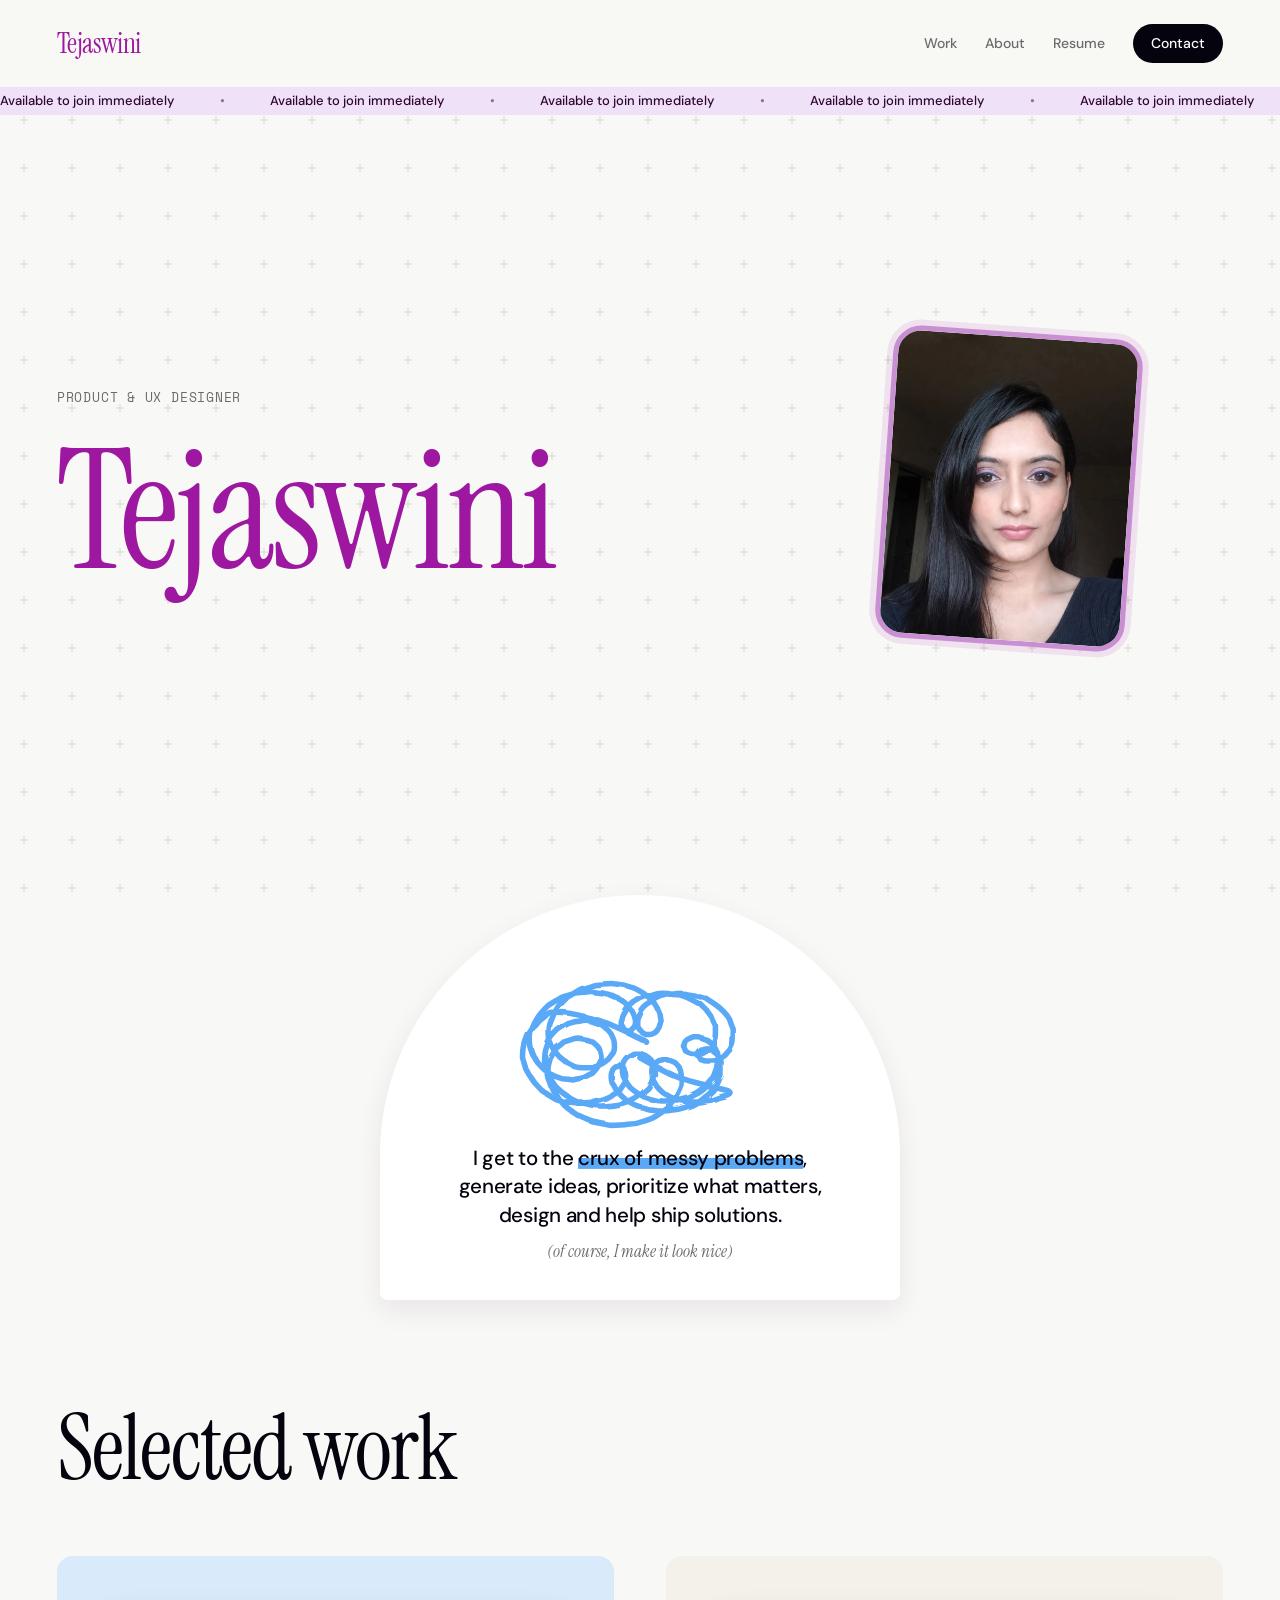
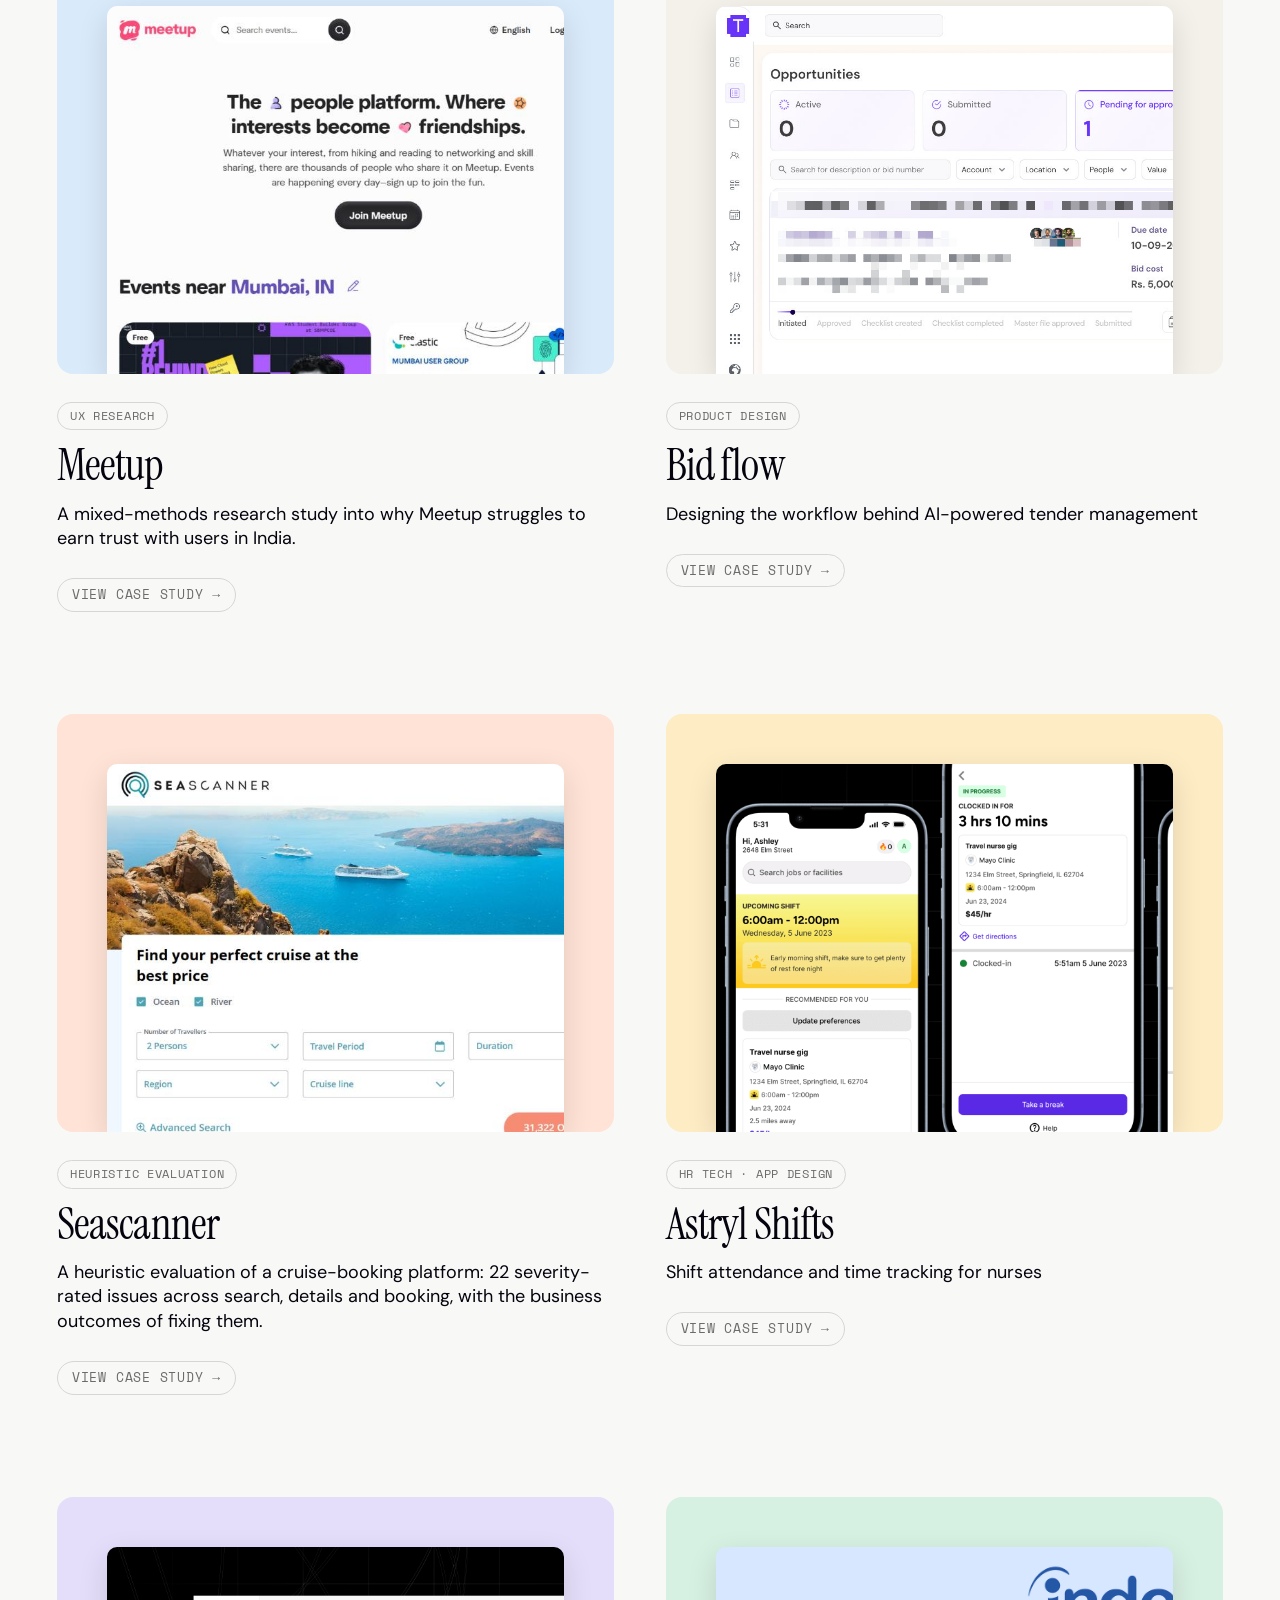
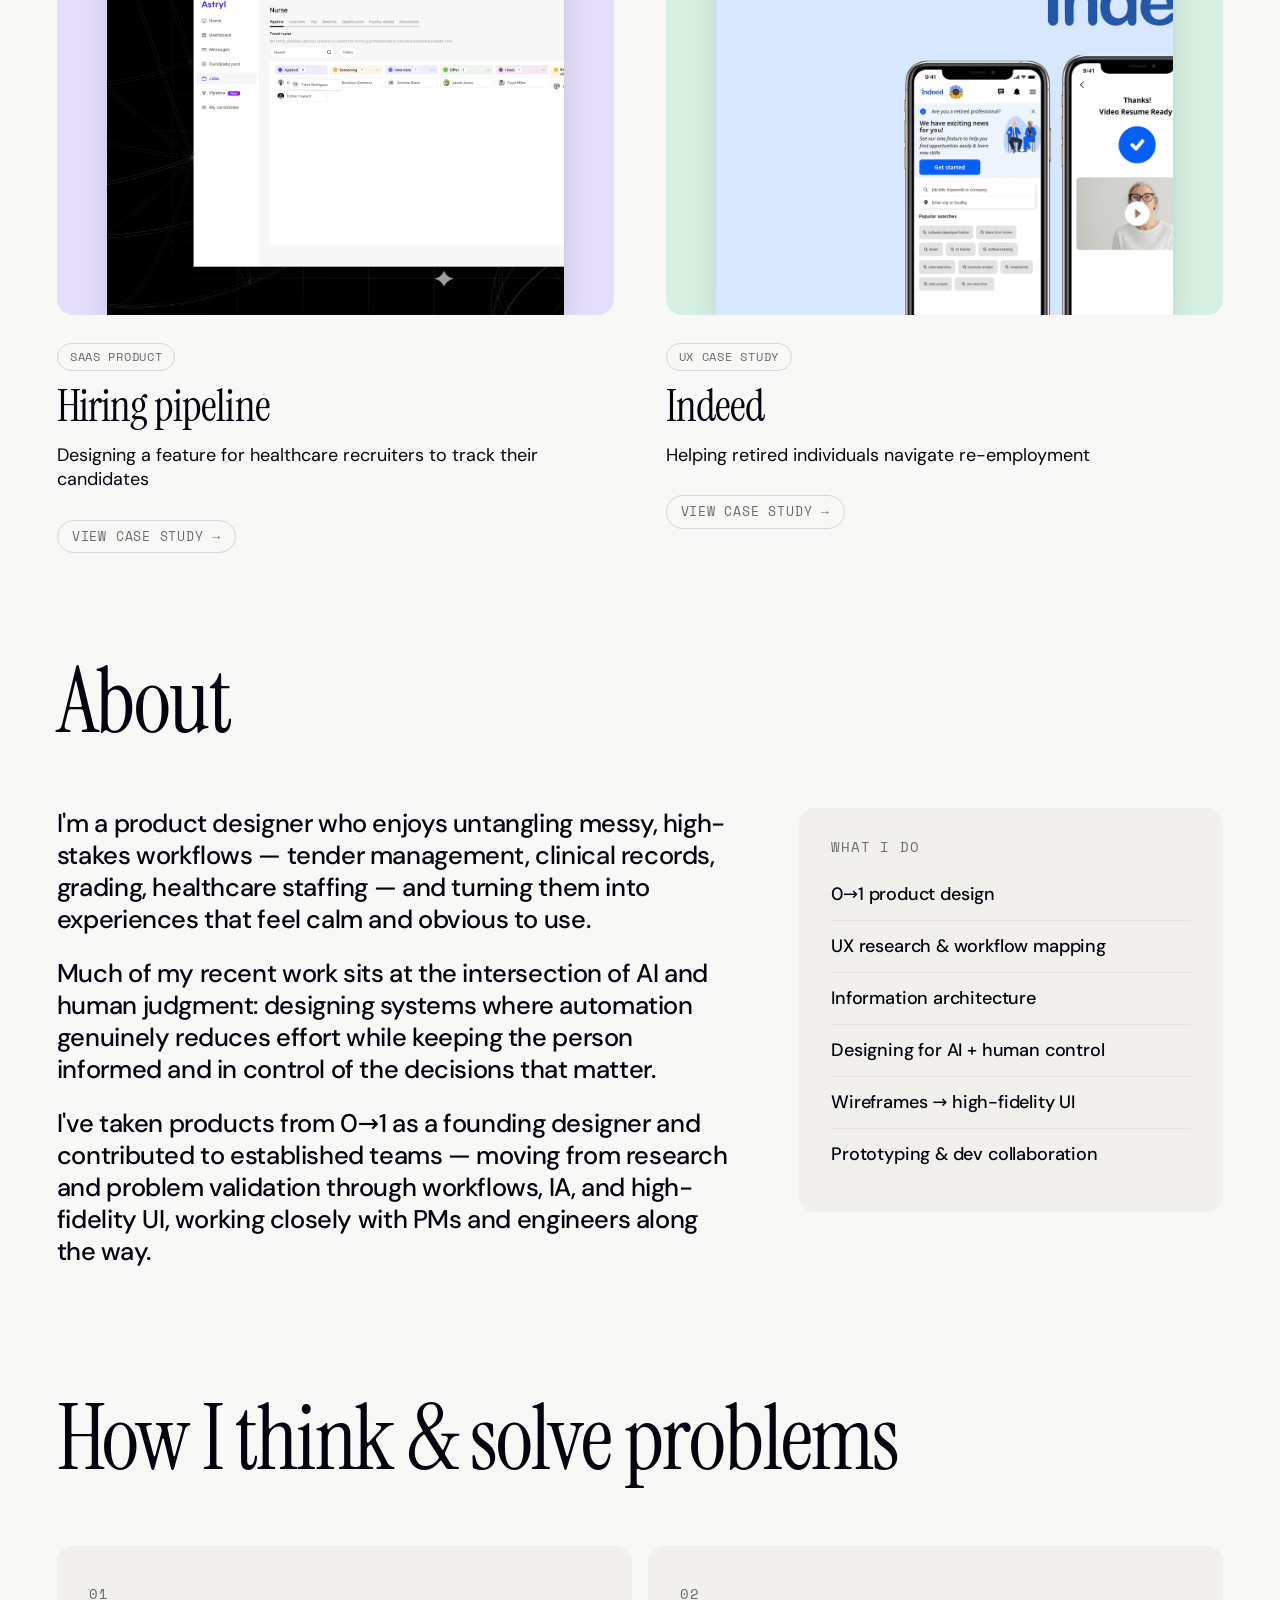
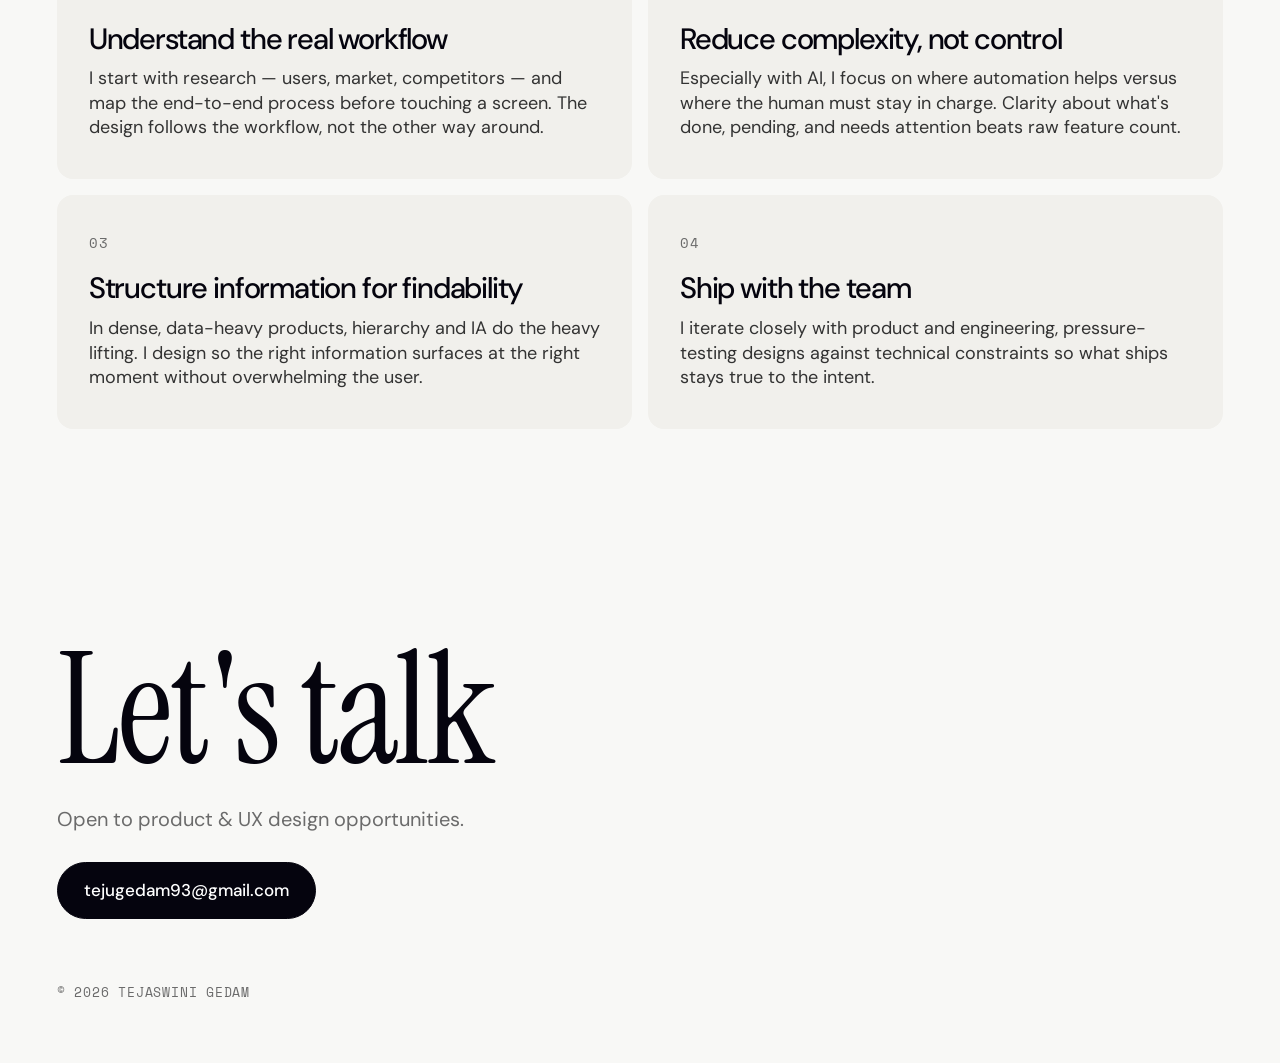
<file: index.html>
<!doctype html>
<html lang="en">
<head>
<meta charset="utf-8">
<meta name="viewport" content="width=device-width, initial-scale=1">
<title>Tejaswini Gedam — Product &amp; UX Designer</title>
<meta name="description" content="Tejaswini Gedam — Product &amp; UX Designer. I get to the crux of messy problems, generate ideas, prioritize what matters, design and help ship solutions.">
<link rel="preload" as="font" type="font/woff2" href="fonts/instrument-serif-latin.woff2" crossorigin>
<link rel="preload" as="font" type="font/woff2" href="fonts/space-mono-latin.woff2" crossorigin>
<link rel="preload" as="font" type="font/woff2" href="fonts/bricolage-grotesque-latin.woff2" crossorigin>
<link rel="preload" as="font" type="font/woff2" href="fonts/dm-sans-latin.woff2" crossorigin>
<link rel="stylesheet" href="fonts/fonts.css">
<link rel="stylesheet" href="home.css">
</head>
<body class="home">

<header class="nav">
  <a class="brand" href="index.html">Tejaswini</a>
  <nav>
    <div class="nav-links">
      <a href="index.html#work">Work</a>
      <a href="index.html#about">About</a>
      <a href="Tejaswini-Gedam-Resume.pdf" target="_blank" rel="noopener">Resume</a>
    </div>
    <a class="nav-cta" href="mailto:tejugedam93@gmail.com">Contact</a>
  </nav>
</header>
<div class="strip" role="status" aria-label="Available to join immediately"><div class="strip-bar" aria-hidden="true"><div class="strip-track"><span>Available to join immediately</span><span>Available to join immediately</span><span>Available to join immediately</span><span>Available to join immediately</span><span>Available to join immediately</span><span>Available to join immediately</span><span>Available to join immediately</span><span>Available to join immediately</span></div></div></div>
<main>
  <section class="hero">
    <div class="hero-main">
      <p class="eyebrow">Product &amp; UX Designer</p>
      <h1>Tejaswini</h1>
    </div>
    <figure class="hero-photo"><img src="images/tejaswini.webp" alt="Portrait of Tejaswini Gedam" width="940" height="1672" fetchpriority="high"></figure>
  </section>

  <section class="intro-section">
    <div class="hero-side">
      <svg width="0" height="0" style="position:absolute" aria-hidden="true"><filter id="rough" x="-5%" y="-5%" width="110%" height="110%"><feTurbulence type="fractalNoise" baseFrequency="0.03" numOctaves="2" seed="7"/><feDisplacementMap in="SourceGraphic" scale="4.5"/></filter></svg>
      <div class="scenes" role="img" aria-label="I get to the crux of messy problems, generate ideas, prioritize what matters, design and help ship solutions.">
        <figure class="scene s1 on">
          <svg viewBox="0 0 240 150" aria-hidden="true">
            <path id="mess" class="mess" pathLength="1" d="M20 60 C60 40 110 30 160 60 C210 90 120 130 70 100"/>
          </svg>
        </figure>
        <figure class="scene s2">
          <svg viewBox="0 0 240 150" aria-hidden="true">
            <path class="glass" pathLength="1" d="M120 24 C92 22 80 54 98 72 C106 80 106 86 107 96 L135 95 C134 86 135 80 143 72 C161 54 148 22 120 24Z"/>
            <path class="fil" pathLength="1" d="M108 72 C112 58 117 76 120 62 C123 76 128 58 132 72"/>
            <path class="base" pathLength="1" d="M108 106 L133 105 M111 116 L130 117 M116 127 L125 126"/>
            <path class="ray" pathLength="1" style="--d:1.2s" d="M120 10 L121 -2"/>
            <path class="ray" pathLength="1" style="--d:1.35s" d="M80 20 L70 9"/>
            <path class="ray" pathLength="1" style="--d:1.5s" d="M161 19 L172 8"/>
            <path class="ray" pathLength="1" style="--d:1.65s" d="M66 54 L53 51"/>
            <path class="ray" pathLength="1" style="--d:1.8s" d="M175 53 L188 50"/>
            <path class="sp" style="--d:2.3s" d="M40 96 L41 112 M33 104 L49 105"/>
            <path class="sp" style="--d:2.9s" d="M206 34 L207 46 M200 40 L212 41"/>
          </svg>
        </figure>
        <figure class="scene s3">
          <svg viewBox="0 0 240 150" aria-hidden="true">
            <g class="row ra" style="--from:92px"><path d="M22 16 L45 14 L46 38 L21 40 Z"/><path class="chk" pathLength="1" d="M26 28 L33 35 L45 17"/><path d="M58 26 C74 20 86 32 102 25 S134 29 152 24 S170 28 184 24"/><path class="ul" pathLength="1" d="M56 36 C90 41 134 34 186 38"/></g>
            <g class="row rb" style="--from:-46px"><path d="M22 62 L45 60 L46 84 L21 86 Z"/><path d="M58 73 C72 68 86 78 100 72 S122 75 136 71"/></g>
            <g class="row rc" style="--from:-46px"><path d="M22 108 L45 106 L46 130 L21 132 Z"/><path d="M58 119 C70 114 82 124 94 118 S108 120 114 117"/></g>
          </svg>
        </figure>
        <figure class="scene s4">
          <svg viewBox="0 0 240 150" aria-hidden="true">
            <path class="sk" pathLength="1" d="M16 40 L68 37 L70 94 L14 97 Z M24 52 L58 50 M24 64 L62 63 M24 76 L46 75"/>
            <g class="rocket">
              <path class="rb" pathLength="1" d="M148 22 C170 42 172 80 164 102 L134 103 C126 80 128 42 148 22Z"/>
              <path class="rw" pathLength="1" d="M141 58 C141 50 155 50 155 58 C155 66 141 66 141 58Z"/>
              <path class="rf" pathLength="1" d="M134 86 L118 108 L134 103 M164 86 L180 108 L164 103"/>
              <path class="fl" d="M140 108 C140 122 148 130 148 142 C148 130 158 122 158 108"/>
            </g>
            <path class="sm" pathLength="1" d="M122 134 C112 124 104 140 94 130 C86 122 78 136 70 128"/>
            <path class="sm" pathLength="1" d="M176 136 C186 128 194 140 204 132"/>
          </svg>
        </figure>
      </div>
      <p class="intro">I get to the <span class="u on">crux of messy problems</span>, <span class="u">generate ideas</span>, <span class="u">prioritize what matters</span>, <span class="u">design and help ship solutions</span>.</p>
      <p class="aside">(of course, I make it look nice)</p>
    </div>
  </section>

  <section id="work" class="section">
    <div class="section-head">
      <h2>Selected work</h2>
    </div>
    <div class="grid">
    <a class="card" href="work/meetup.html">
      <div class="card-media">01</div>
      <div class="card-thumb" aria-hidden="true"><img src="work/img/meetup-thumb.jpg" alt="" loading="lazy"></div>
      <div class="card-body">
        <span class="type-tag">UX Research</span>
        <h3>Meetup</h3>
        <p>A mixed-methods research study into why Meetup struggles to earn trust with users in India.</p>
      </div>
      <span class="card-cta">View case study →</span>
    </a>
    <a class="card" href="work/bidflow.html">
      <div class="card-media">02</div>
      <div class="card-thumb" aria-hidden="true"><img src="work/img/bidflow-dashboard.jpg" alt="" loading="lazy"></div>
      <div class="card-body">
        <span class="type-tag">Product Design</span>
        <h3>Bid flow</h3>
        <p>Designing the workflow behind AI-powered tender management</p>
      </div>
      <span class="card-cta">View case study →</span>
    </a>
    <a class="card" href="work/seascanner.html">
      <div class="card-media">03</div>
      <div class="card-thumb" aria-hidden="true"><img src="work/img/seascanner-thumb.jpg" alt="" loading="lazy"></div>
      <div class="card-body">
        <span class="type-tag">Heuristic Evaluation</span>
        <h3>Seascanner</h3>
        <p>A heuristic evaluation of a cruise-booking platform: 22 severity-rated issues across search, details and booking, with the business outcomes of fixing them.</p>
      </div>
      <span class="card-cta">View case study →</span>
    </a>
    <a class="card" href="work/astryl-shifts.html">
      <div class="card-media">04</div>
      <div class="card-thumb" aria-hidden="true"><img src="work/img/astryl-shift-hero.png" alt="" loading="lazy"></div>
      <div class="card-body">
        <span class="type-tag">HR Tech · App Design</span>
        <h3>Astryl Shifts</h3>
        <p>Shift attendance and time tracking for nurses</p>
      </div>
      <span class="card-cta">View case study →</span>
    </a>
    <a class="card" href="work/hiring-pipeline.html">
      <div class="card-media">05</div>
      <div class="card-thumb" aria-hidden="true"><img src="work/img/hiring-hero.png" alt="" loading="lazy"></div>
      <div class="card-body">
        <span class="type-tag">SaaS Product</span>
        <h3>Hiring pipeline</h3>
        <p>Designing a feature for healthcare recruiters to track their candidates</p>
      </div>
      <span class="card-cta">View case study →</span>
    </a>
    <a class="card" href="work/indeed.html">
      <div class="card-media">06</div>
      <div class="card-thumb" aria-hidden="true"><img src="work/img/indeed-thumb.png" alt="" loading="lazy"></div>
      <div class="card-body">
        <span class="type-tag">UX Case Study</span>
        <h3>Indeed</h3>
        <p>Helping retired individuals navigate re-employment</p>
      </div>
      <span class="card-cta">View case study →</span>
    </a></div>
  </section>

  <section id="about" class="section about">
    <div class="section-head"><h2>About</h2></div>
    <div class="about-grid">
      <div class="about-copy"><p>I'm a product designer who enjoys untangling messy, high-stakes workflows — tender management, clinical records, grading, healthcare staffing — and turning them into experiences that feel calm and obvious to use.</p><p>Much of my recent work sits at the intersection of AI and human judgment: designing systems where automation genuinely reduces effort while keeping the person informed and in control of the decisions that matter.</p><p>I've taken products from 0→1 as a founding designer and contributed to established teams — moving from research and problem validation through workflows, IA, and high-fidelity UI, working closely with PMs and engineers along the way.</p></div>
      <aside class="about-side">
        <h3>What I do</h3>
        <ul>
          <li>0→1 product design</li>
          <li>UX research &amp; workflow mapping</li>
          <li>Information architecture</li>
          <li>Designing for AI + human control</li>
          <li>Wireframes → high-fidelity UI</li>
          <li>Prototyping &amp; dev collaboration</li>
        </ul>
      </aside>
    </div>
  </section>

  <section class="section approach">
    <div class="section-head"><h2>How I think &amp; solve problems</h2></div>
    <div class="pillars"><div class="pillar"><span class="num">01</span><h3>Understand the real workflow</h3><p>I start with research — users, market, competitors — and map the end-to-end process before touching a screen. The design follows the workflow, not the other way around.</p></div><div class="pillar"><span class="num">02</span><h3>Reduce complexity, not control</h3><p>Especially with AI, I focus on where automation helps versus where the human must stay in charge. Clarity about what's done, pending, and needs attention beats raw feature count.</p></div><div class="pillar"><span class="num">03</span><h3>Structure information for findability</h3><p>In dense, data-heavy products, hierarchy and IA do the heavy lifting. I design so the right information surfaces at the right moment without overwhelming the user.</p></div><div class="pillar"><span class="num">04</span><h3>Ship with the team</h3><p>I iterate closely with product and engineering, pressure-testing designs against technical constraints so what ships stays true to the intent.</p></div></div>
  </section>
</main>

<footer class="foot">
  <div>
    <h3>Let's talk</h3>
    <p>Open to product &amp; UX design opportunities.</p>
    <a class="btn" href="mailto:tejugedam93@gmail.com">tejugedam93@gmail.com</a>
  </div>
  <p class="fine">© 2026 Tejaswini Gedam</p>
</footer>
<script src="card-hover.js" defer></script>
<script>
  (function () {
    var el = document.querySelector('.intro-section .hero-side');
    if (!el || !('IntersectionObserver' in window)) return;
    el.classList.add('reveal');
    new IntersectionObserver(function (es, o) {
      es.forEach(function (e) { if (e.isIntersecting) { e.target.classList.add('in'); o.unobserve(e.target); } });
    }, { threshold: 0.15 }).observe(el);
  })();
</script>
<script>
  /* one continuous, messy scribble (a single path that loops over itself) */
  (function () {
    var pts = [], N = 240, T = Math.PI * 2 * 2.7, i, t;
    for (i = 0; i <= N; i++) {
      t = i / N * T;
      var R = 1 + 0.14 * Math.sin(t * 0.45 + 1), r = 1 + 0.3 * Math.sin(t * 0.8), ph = 1 + 0.3 * Math.sin(t * 0.6);
      pts.push([120 + 66 * R * Math.cos(t * 0.9 + 0.5) + 28 * r * Math.cos(t * 4.3 + ph),
                80 + 36 * R * Math.sin(t * 0.9 + 0.5) + 24 * r * Math.sin(t * 4.3 + ph)]);
    }
    var f = pts[0], l = pts[pts.length - 1];
    var a = [[f[0] - 80, f[1] - 30], [f[0] - 40, f[1] - 10]].concat(pts, [[l[0] + 40, l[1] + 8], [l[0] + 80, l[1] + 26]]);
    var d = 'M' + a[0][0].toFixed(0) + ' ' + a[0][1].toFixed(0);
    for (i = 0; i < a.length - 1; i++) {
      var p0 = a[Math.max(i - 1, 0)], p1 = a[i], p2 = a[i + 1], p3 = a[Math.min(i + 2, a.length - 1)];
      d += ' C' + [p1[0] + (p2[0] - p0[0]) / 6, p1[1] + (p2[1] - p0[1]) / 6, p2[0] - (p3[0] - p1[0]) / 6, p2[1] - (p3[1] - p1[1]) / 6, p2[0], p2[1]].map(function (v) { return v.toFixed(0); }).join(' ');
    }
    document.getElementById('mess').setAttribute('d', d);
  })();
/* hero: four scenes, each with its own illustration, cycling automatically */
(function () {
  var sc = document.querySelectorAll('.scene'), us = document.querySelectorAll(".intro .u"), i = 0;
  function show(n) { for (var k = 0; k < sc.length; k++) { sc[k].classList.toggle('on', k === n); us[k].classList.toggle("on", k === n); } }
  if (window.matchMedia && matchMedia('(prefers-reduced-motion: reduce)').matches) return;
  setInterval(function () { i = (i + 1) % sc.length; show(i); }, 5500);
})();
</script>
</body></html>
</file>
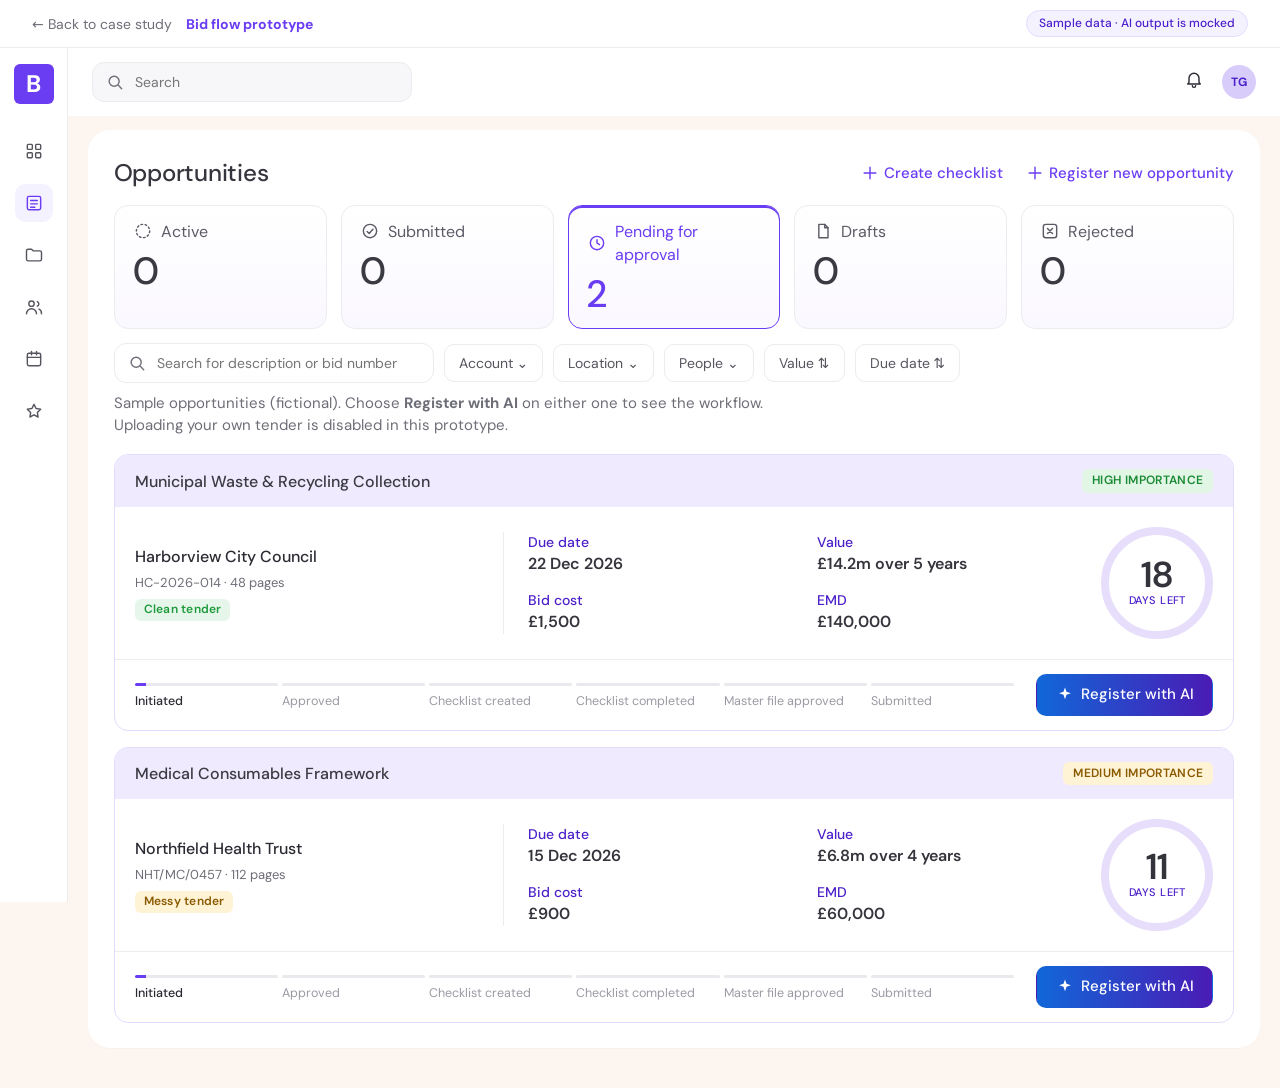
<file: work/bidflow-demo/index.html>
<!doctype html>
<html lang="en">
<head>
<meta charset="utf-8">
<meta name="viewport" content="width=device-width, initial-scale=1">
<title>Bid flow — interactive prototype</title>
<meta name="description" content="A coded prototype of Bid flow with mocked AI output and fictional sample tenders.">
<link rel="stylesheet" href="../../fonts/fonts.css">
<link rel="stylesheet" href="demo.css">
</head>
<body>
<header class="top">
  <a class="back" href="../bidflow.html">← Back to case study</a>
  <span class="brandmark">Bid flow prototype</span>
  <span class="badge" title="Everything in this prototype is fictional. The AI output is scripted.">Sample data · AI output is mocked</span>
</header>
<main id="app" aria-live="polite"></main>
<script src="demo.js"></script>
</body>
</html>
</file>
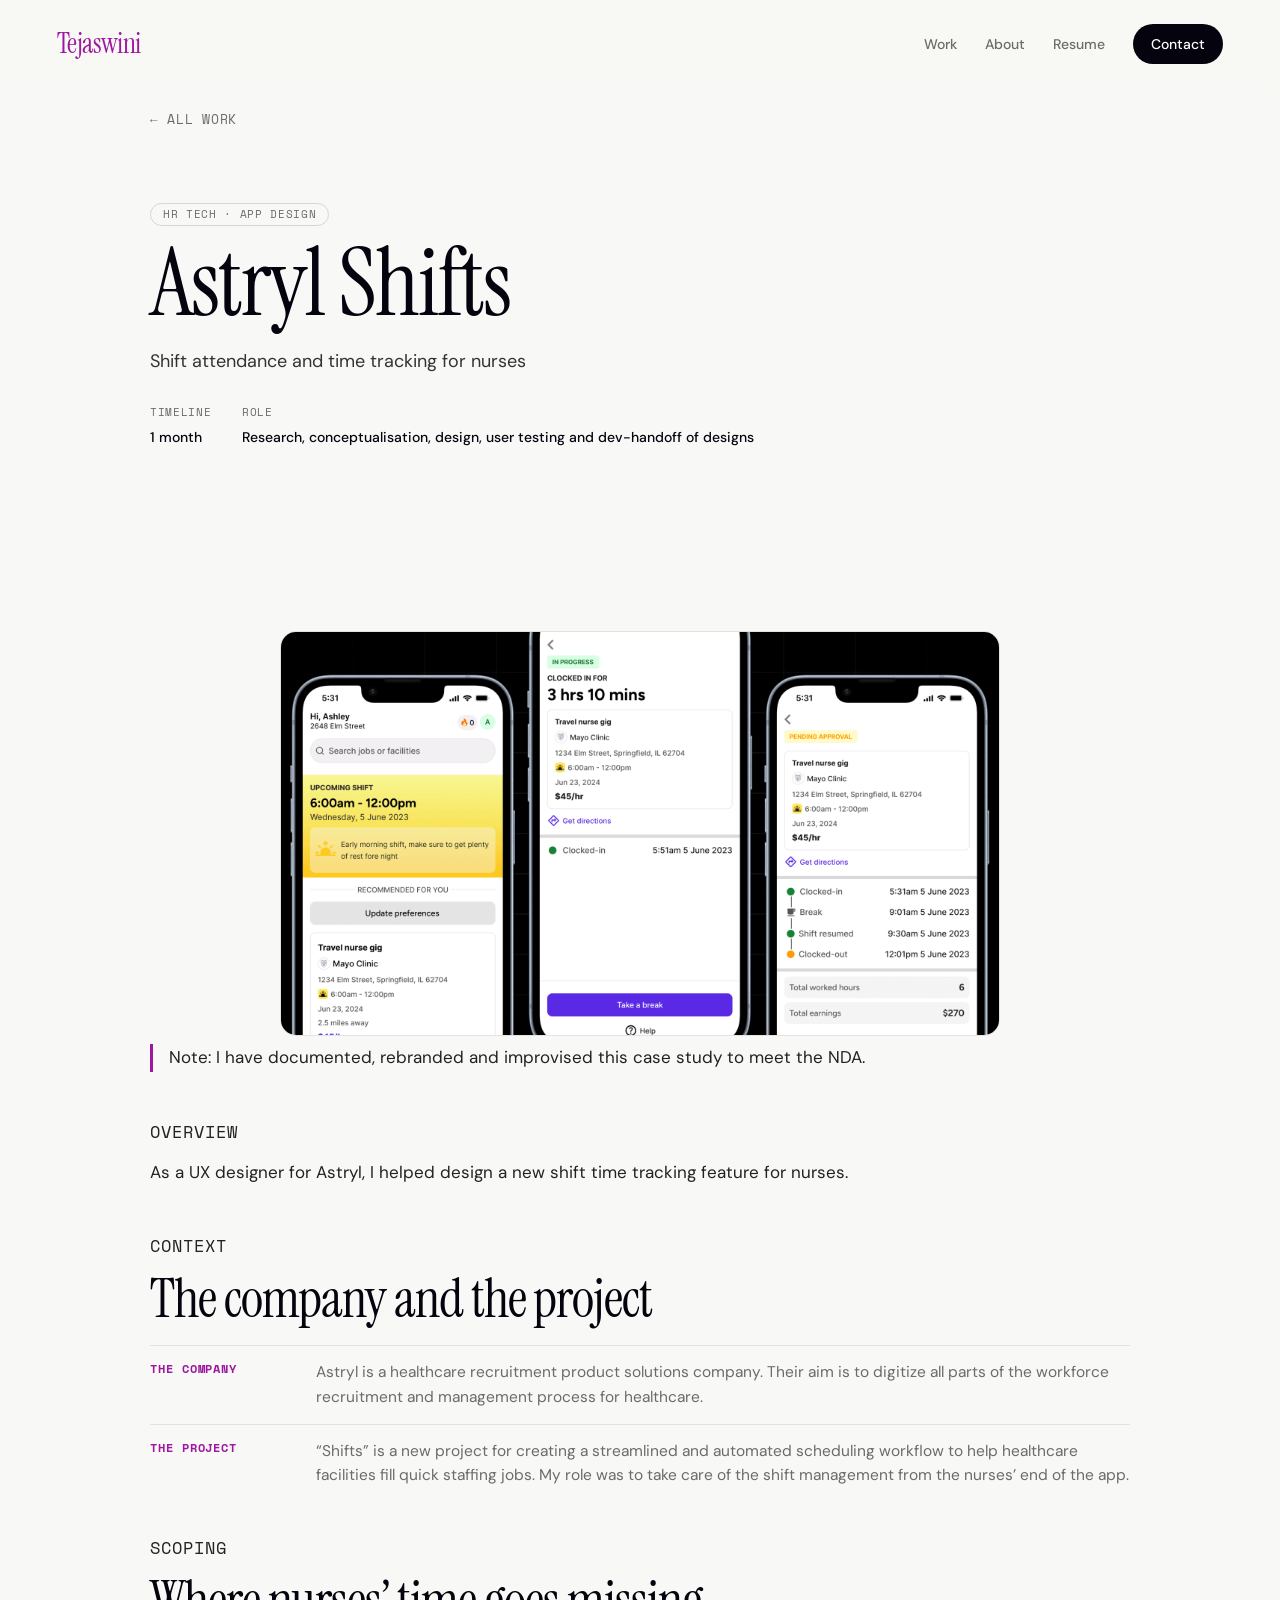
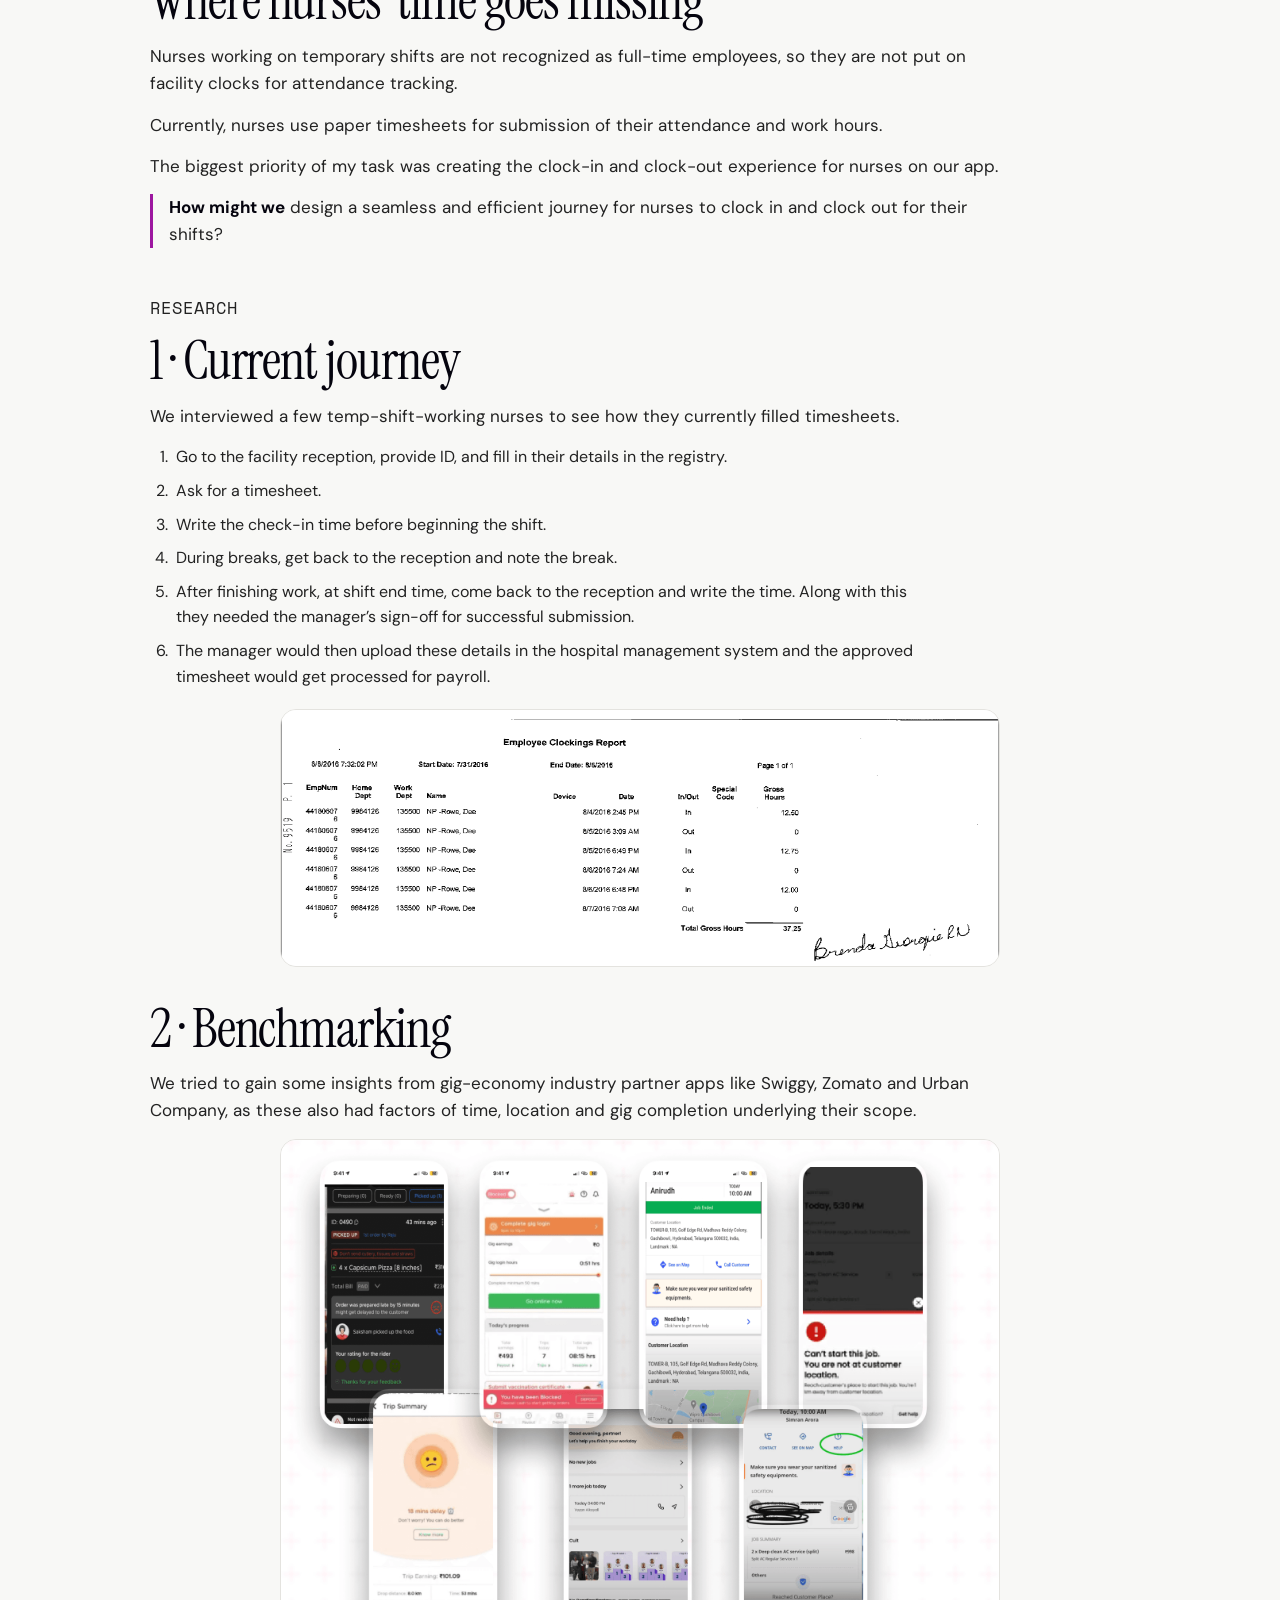
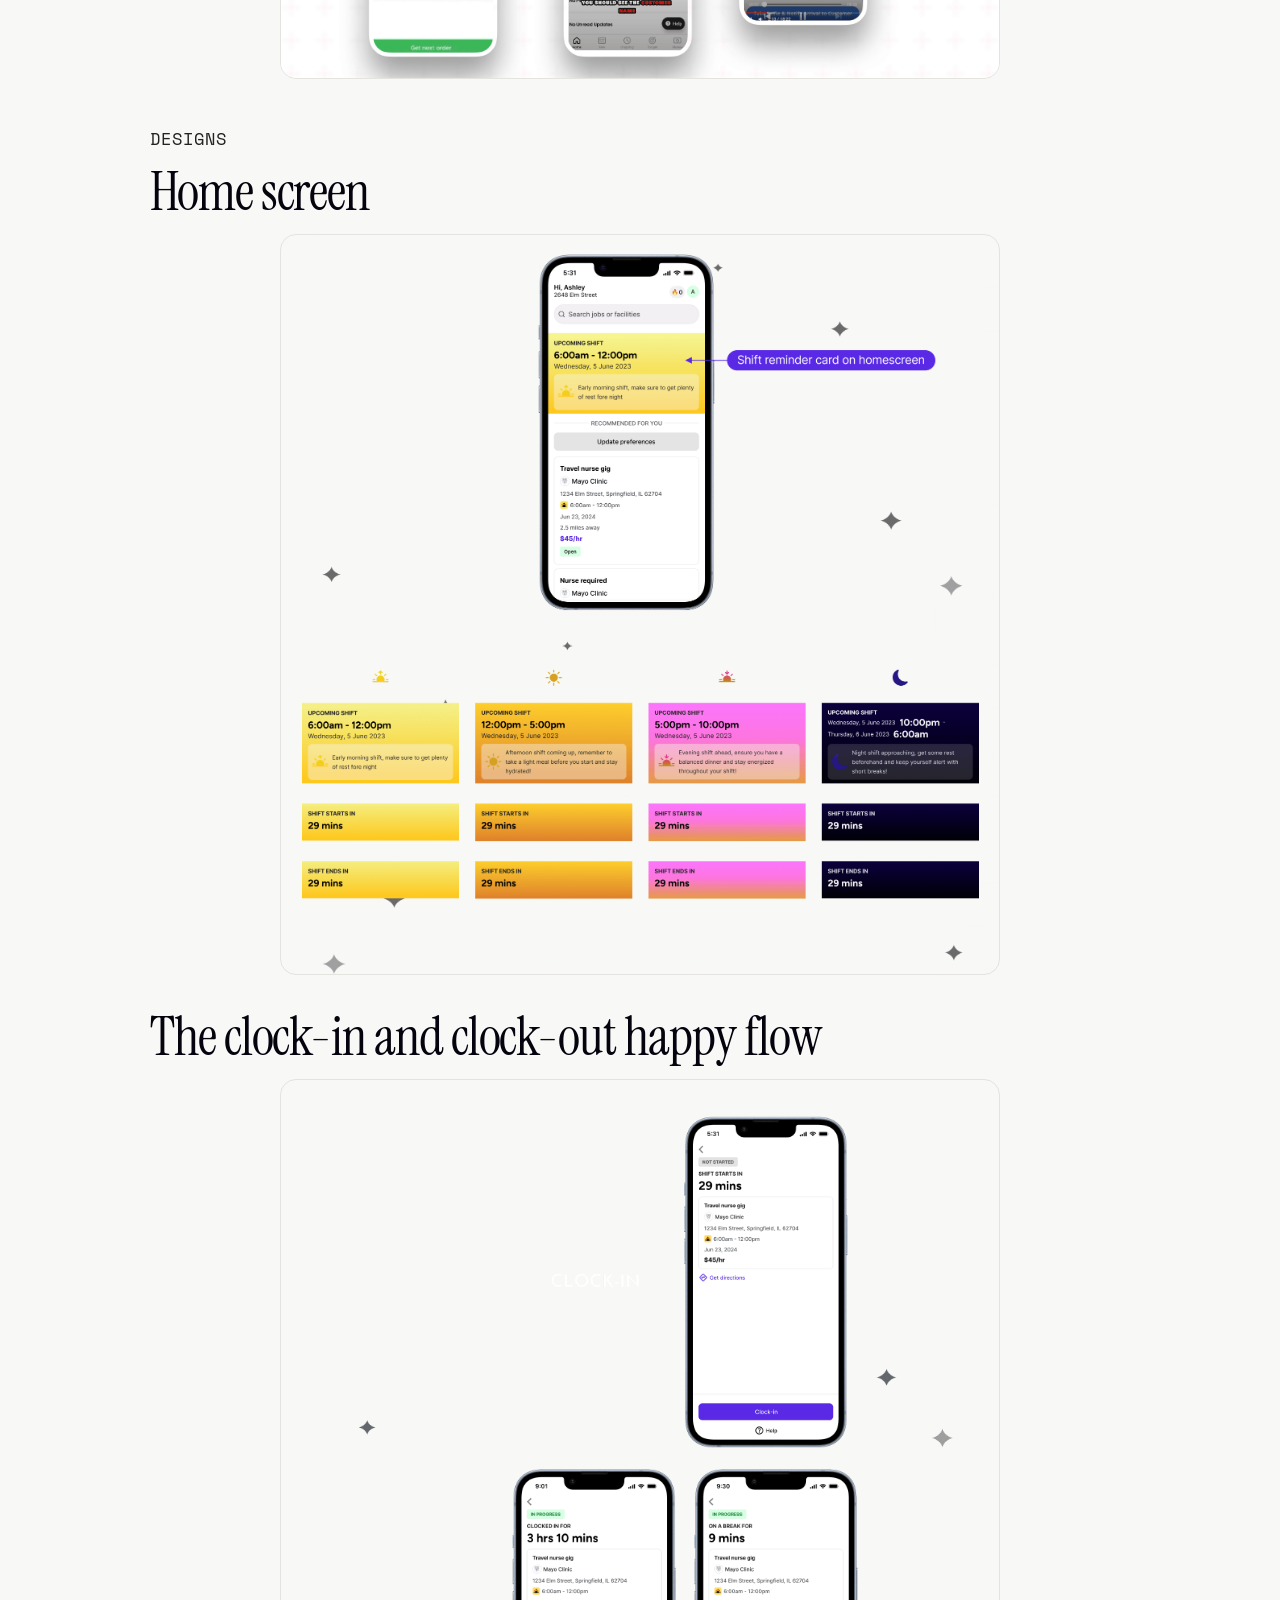
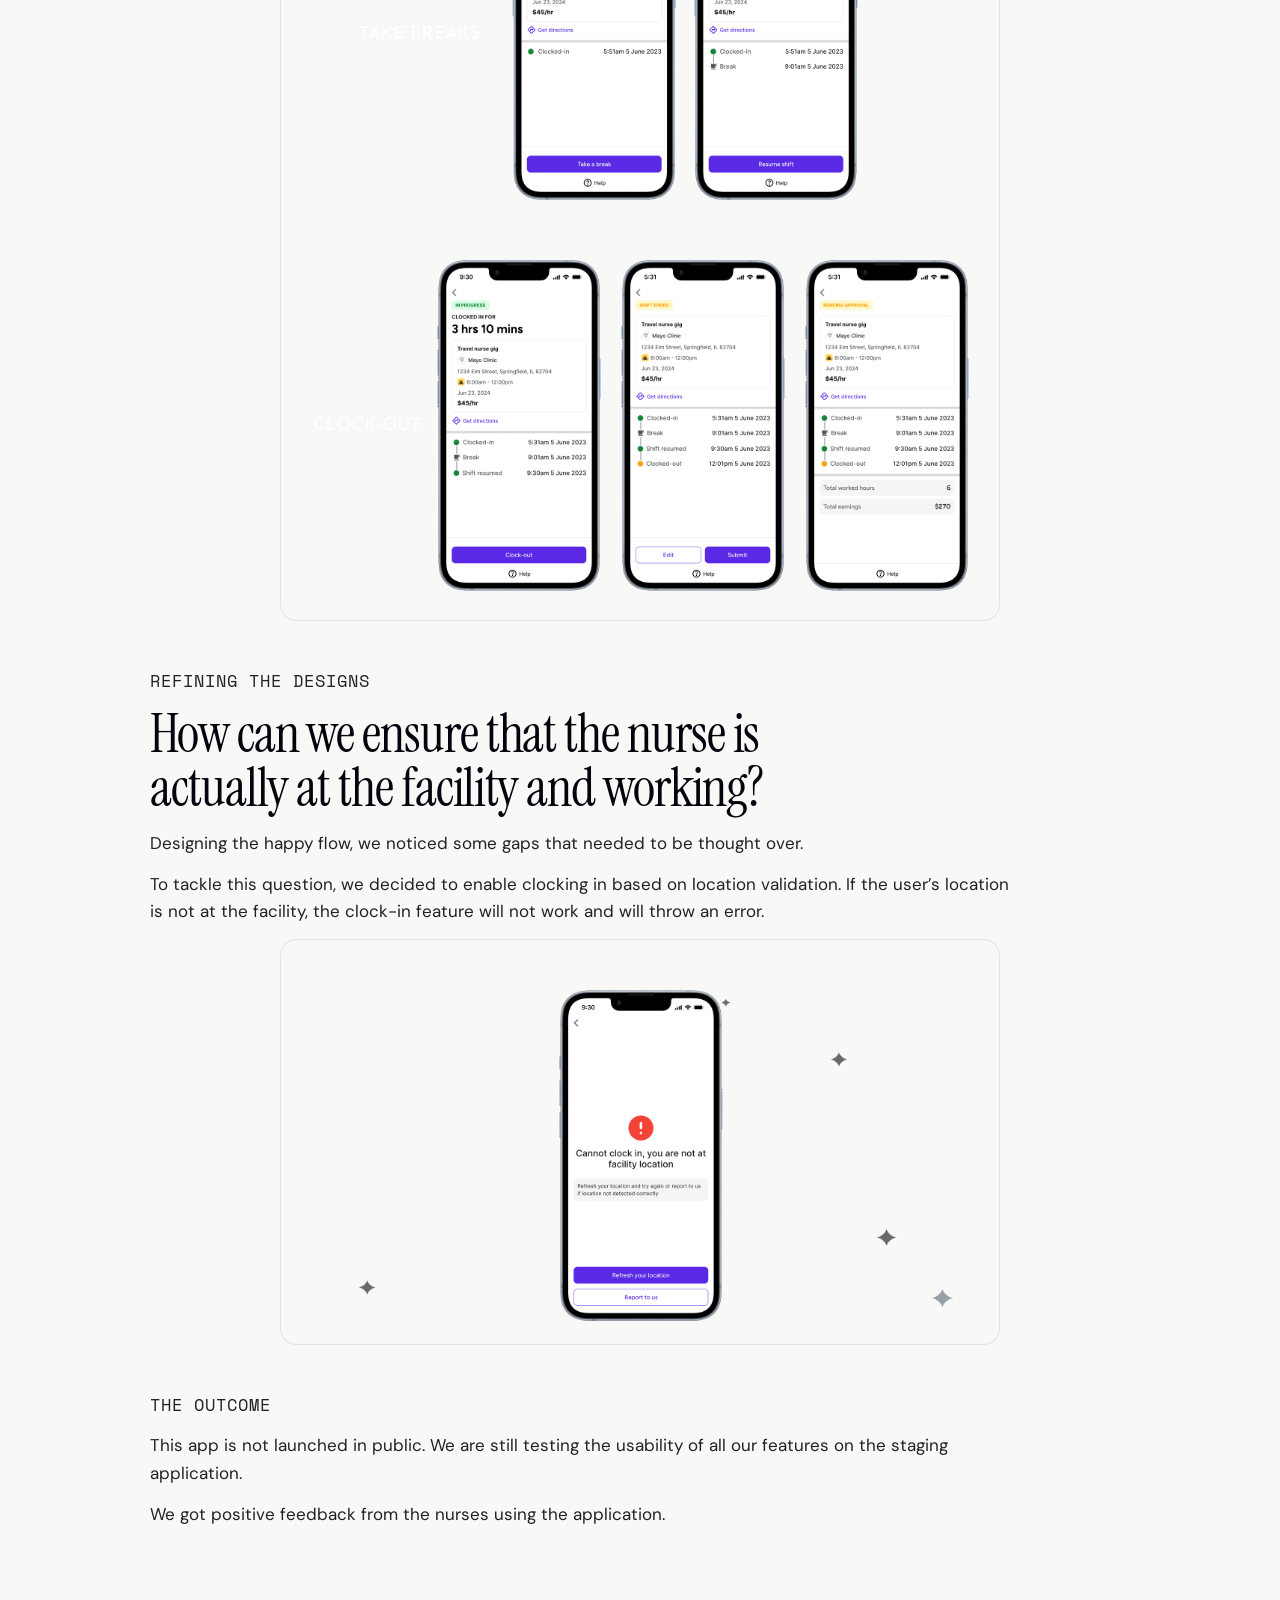
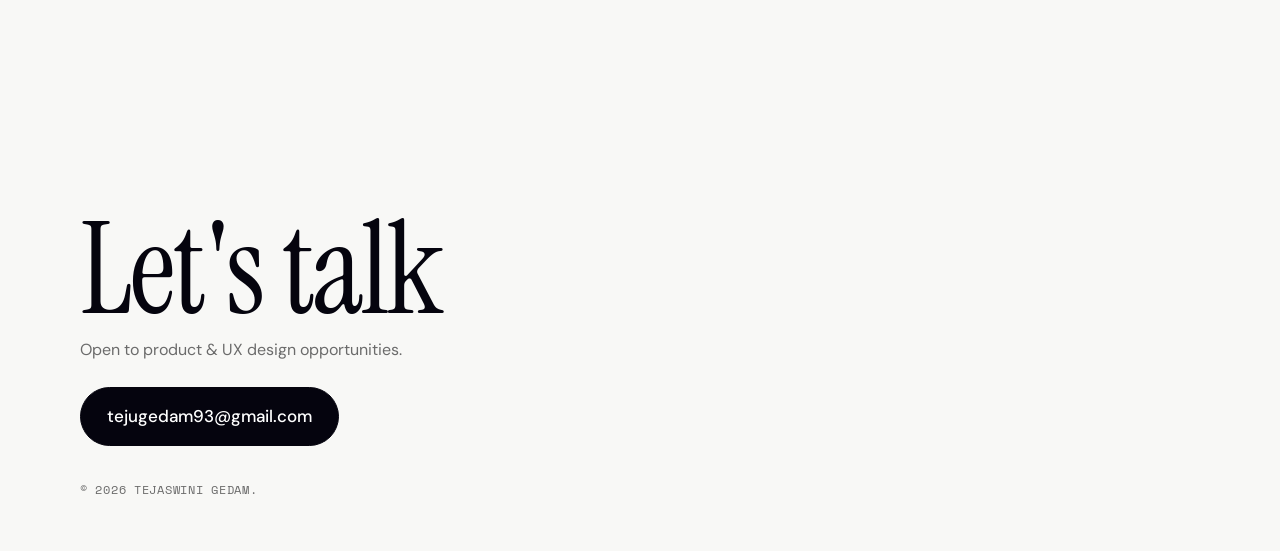
<file: work/astryl-shifts.html>
<!doctype html>
<html lang="en">
<head>
<meta charset="utf-8">
<meta name="viewport" content="width=device-width, initial-scale=1">
<title>Astryl Shifts — Shift attendance and time tracking for nurses — Tejaswini Gedam</title>
<meta name="description" content="Designing a clock-in and clock-out experience for temporary-shift nurses on Astryl, a healthcare recruitment platform.">
<link rel="preload" as="font" type="font/woff2" href="../fonts/instrument-serif-latin.woff2" crossorigin>
<link rel="preload" as="font" type="font/woff2" href="../fonts/space-mono-latin.woff2" crossorigin>
<link rel="preload" as="font" type="font/woff2" href="../fonts/dm-sans-latin.woff2" crossorigin>
<link rel="stylesheet" href="../fonts/fonts.css">
<link rel="stylesheet" href="../styles.css">
<link rel="stylesheet" href="../case-theme.css">
</head>
<body>

<header class="nav">
  <a class="brand" href="../index.html">Tejaswini</a>
  <nav>
    <div class="nav-links">
      <a href="../index.html#work">Work</a>
      <a href="../index.html#about">About</a>
      <a href="../Tejaswini-Gedam-Resume.pdf" target="_blank" rel="noopener">Resume</a>
    </div>
    <a class="nav-cta" href="mailto:tejugedam93@gmail.com">Contact</a>
  </nav>
</header>
<main class="case uniform">
  <a class="back" href="../index.html#work">← All work</a>
  <header class="case-hero">
    <span class="type-tag">HR Tech · App Design</span>
    <h1>Astryl Shifts</h1>
    <p class="lede">Shift attendance and time tracking for nurses</p>
    <div class="meta"><div><dt>Timeline</dt><dd>1 month</dd></div><div><dt>Role</dt><dd>Research, conceptualisation, design, user testing and dev-handoff of designs</dd></div></div>
  </header>

  <div class="sheet">
  <section class="case-block">
    <figure class="shot"><img src="img/astryl-shift-hero.png" alt="Astryl Shifts clock-in screen on a phone" loading="lazy"></figure>
    <p class="context-note">Note: I have documented, rebranded and improvised this case study to meet the NDA.</p>
  </section>

  <section class="case-block">
    <p class="beat">Overview</p>
    <p>As a UX designer for Astryl, I helped design a new shift time tracking feature for nurses.</p>
  </section>

  <section class="case-block">
    <p class="beat">Context</p>
    <h2>The company and the project</h2>
    <dl class="decision">
      <div><dt>The company</dt><dd>Astryl is a healthcare recruitment product solutions company. Their aim is to digitize all parts of the workforce recruitment and management process for healthcare.</dd></div>
      <div><dt>The project</dt><dd>“Shifts” is a new project for creating a streamlined and automated scheduling workflow to help healthcare facilities fill quick staffing jobs. My role was to take care of the shift management from the nurses’ end of the app.</dd></div>
    </dl>
  </section>

  <section class="case-block">
    <p class="beat">Scoping</p>
    <h2>Where nurses’ time goes missing</h2>
    <p>Nurses working on temporary shifts are not recognized as full-time employees, so they are not put on facility clocks for attendance tracking.</p>
    <p>Currently, nurses use paper timesheets for submission of their attendance and work hours.</p>
    <p>The biggest priority of my task was creating the clock-in and clock-out experience for nurses on our app.</p>
    <p class="context-note"><strong>How might we</strong> design a seamless and efficient journey for nurses to clock in and clock out for their shifts?</p>
  </section>

  <section class="case-block">
    <p class="beat">Research</p>
    <h2>1 · Current journey</h2>
    <p>We interviewed a few temp-shift-working nurses to see how they currently filled timesheets.</p>
    <ol class="olist">
      <li>Go to the facility reception, provide ID, and fill in their details in the registry.</li>
      <li>Ask for a timesheet.</li>
      <li>Write the check-in time before beginning the shift.</li>
      <li>During breaks, get back to the reception and note the break.</li>
      <li>After finishing work, at shift end time, come back to the reception and write the time. Along with this they needed the manager’s sign-off for successful submission.</li>
      <li>The manager would then upload these details in the hospital management system and the approved timesheet would get processed for payroll.</li>
    </ol>
    <figure class="shot"><img src="img/astryl-shift-journey.png" alt="The current paper-timesheet journey for temp-shift nurses" loading="lazy"></figure>

    <h2 style="margin-top:36px">2 · Benchmarking</h2>
    <p>We tried to gain some insights from gig-economy industry partner apps like Swiggy, Zomato and Urban Company, as these also had factors of time, location and gig completion underlying their scope.</p>
    <figure class="shot"><img src="img/astryl-shift-benchmark.png" alt="Benchmarking of gig-economy apps" loading="lazy"></figure>
  </section>

  <section class="case-block">
    <p class="beat">Designs</p>
    <h2>Home screen</h2>
    <figure class="shot"><img src="img/astryl-shift-home.png" alt="Astryl Shifts home screen" loading="lazy"></figure>
    <h2 style="margin-top:36px">The clock-in and clock-out happy flow</h2>
    <figure class="shot"><img src="img/astryl-shift-flow.png" alt="The clock-in and clock-out happy flow" loading="lazy"></figure>
  </section>

  <section class="case-block">
    <p class="beat">Refining the designs</p>
    <h2>How can we ensure that the nurse is actually at the facility and working?</h2>
    <p>Designing the happy flow, we noticed some gaps that needed to be thought over.</p>
    <p>To tackle this question, we decided to enable clocking in based on location validation. If the user’s location is not at the facility, the clock-in feature will not work and will throw an error.</p>
    <figure class="shot"><img src="img/astryl-shift-location.png" alt="Location validation error when a nurse tries to clock in away from the facility" loading="lazy"></figure>
  </section>

  <section class="case-block">
    <p class="beat">The outcome</p>
    <p>This app is not launched in public. We are still testing the usability of all our features on the staging application.</p>
    <p>We got positive feedback from the nurses using the application.</p>
  </section>
  </div>
</main>
<footer class="foot">
  <div>
    <h3>Let's talk</h3>
    <p>Open to product &amp; UX design opportunities.</p>
    <a class="btn" href="mailto:tejugedam93@gmail.com">tejugedam93@gmail.com</a>
  </div>
  <p class="fine">© 2026 Tejaswini Gedam.</p>
</footer>
</body></html>
</file>
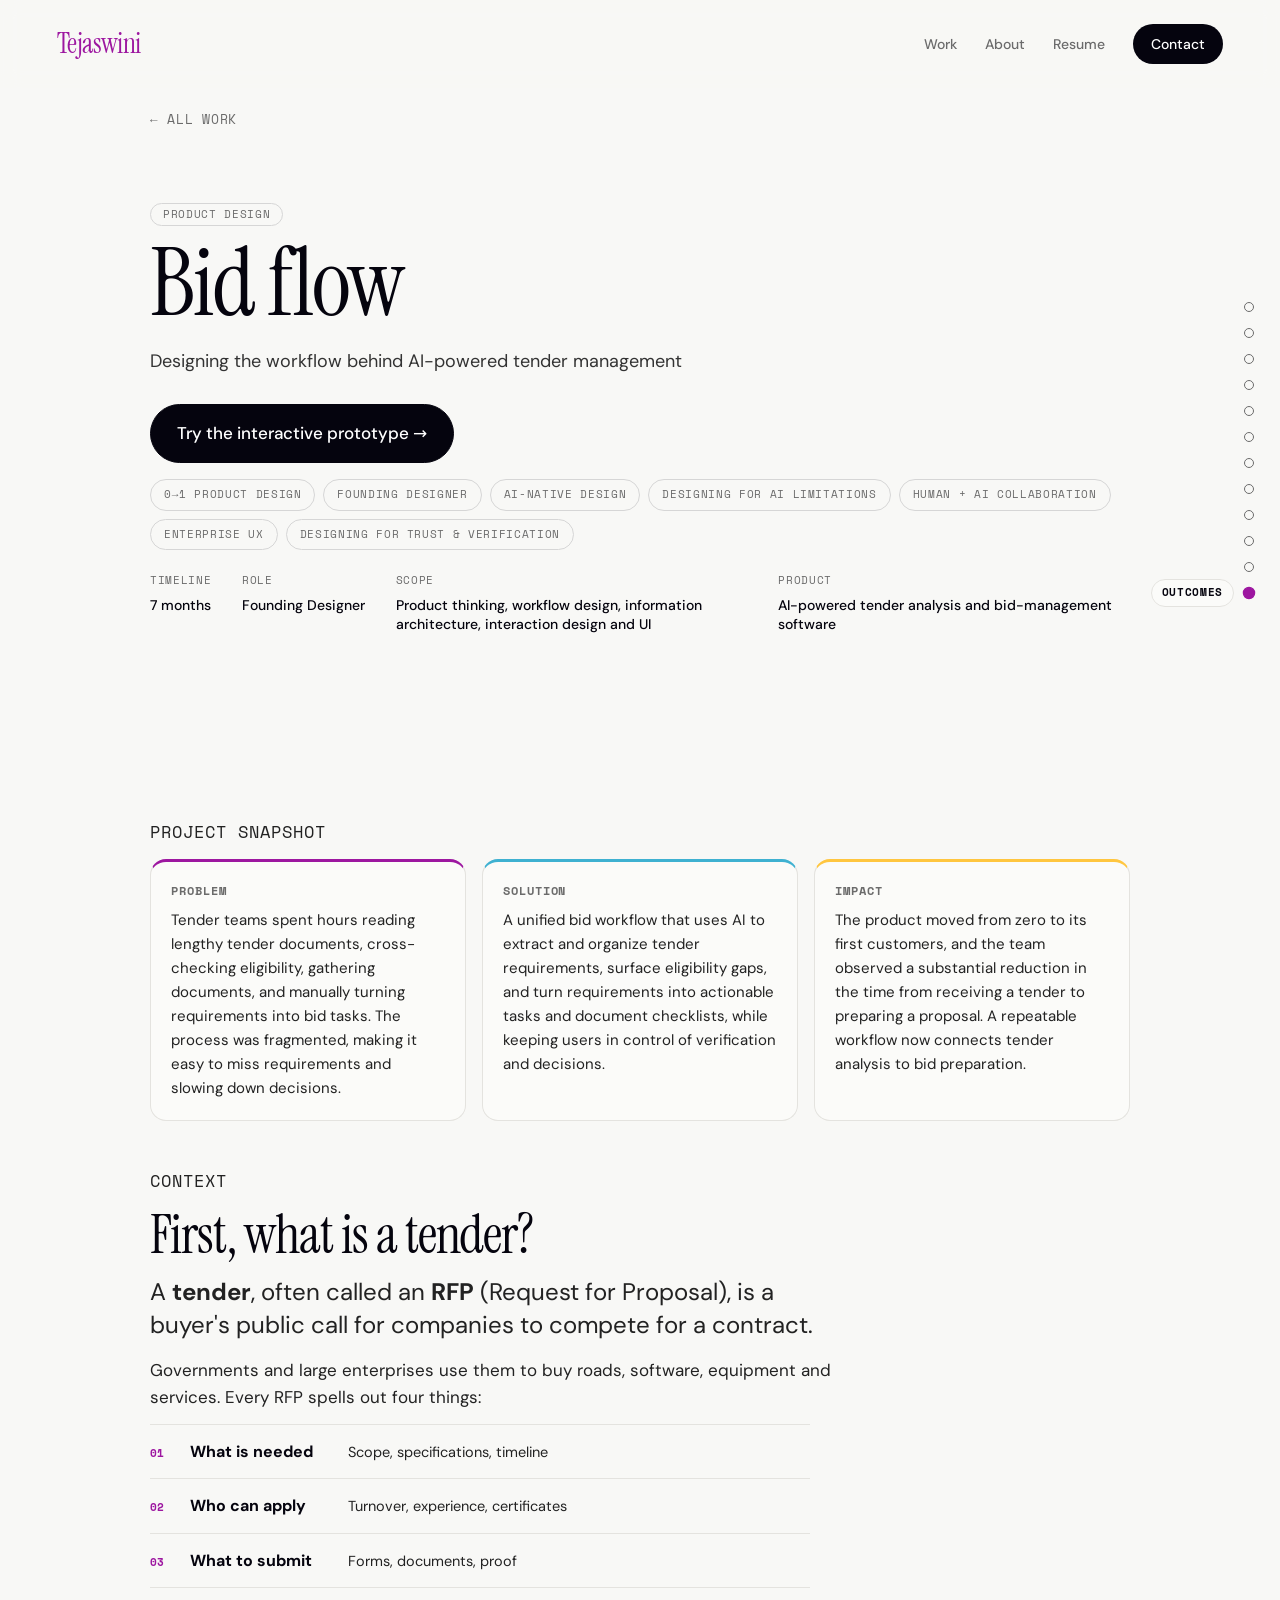
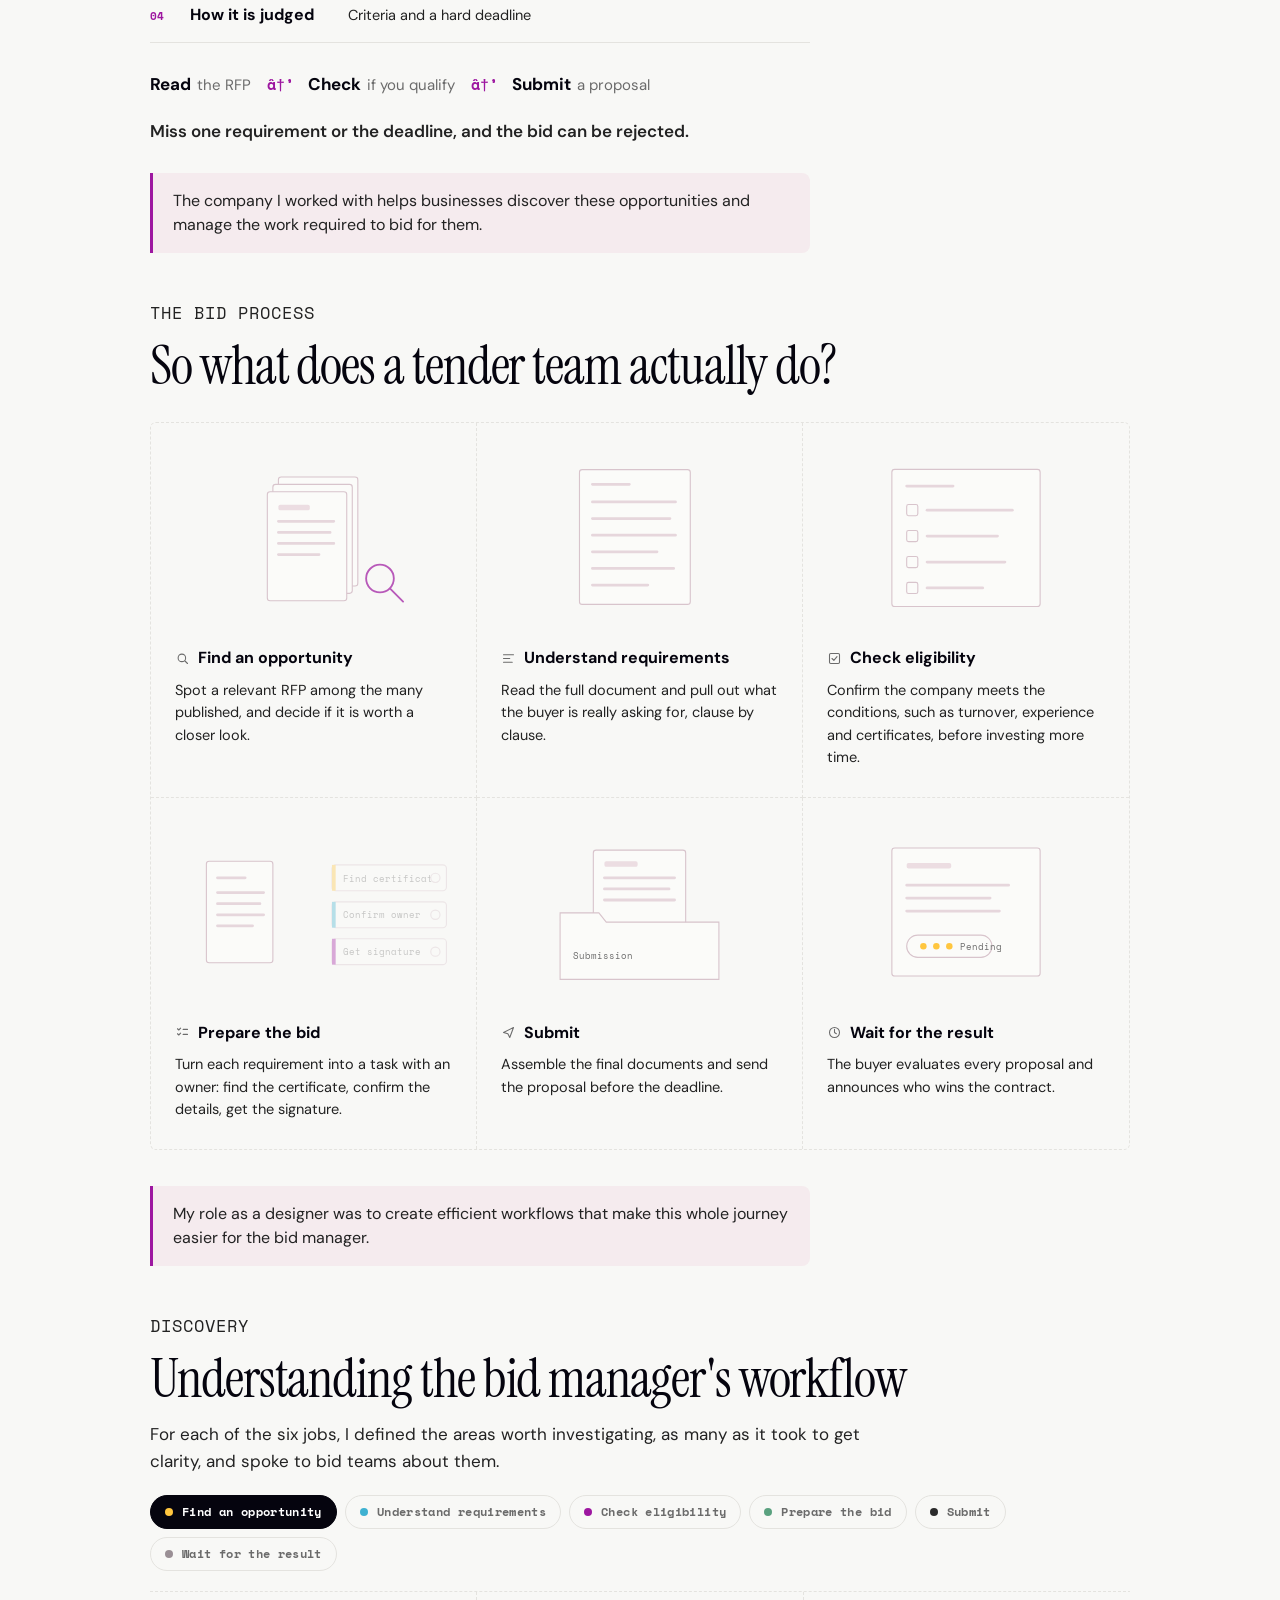
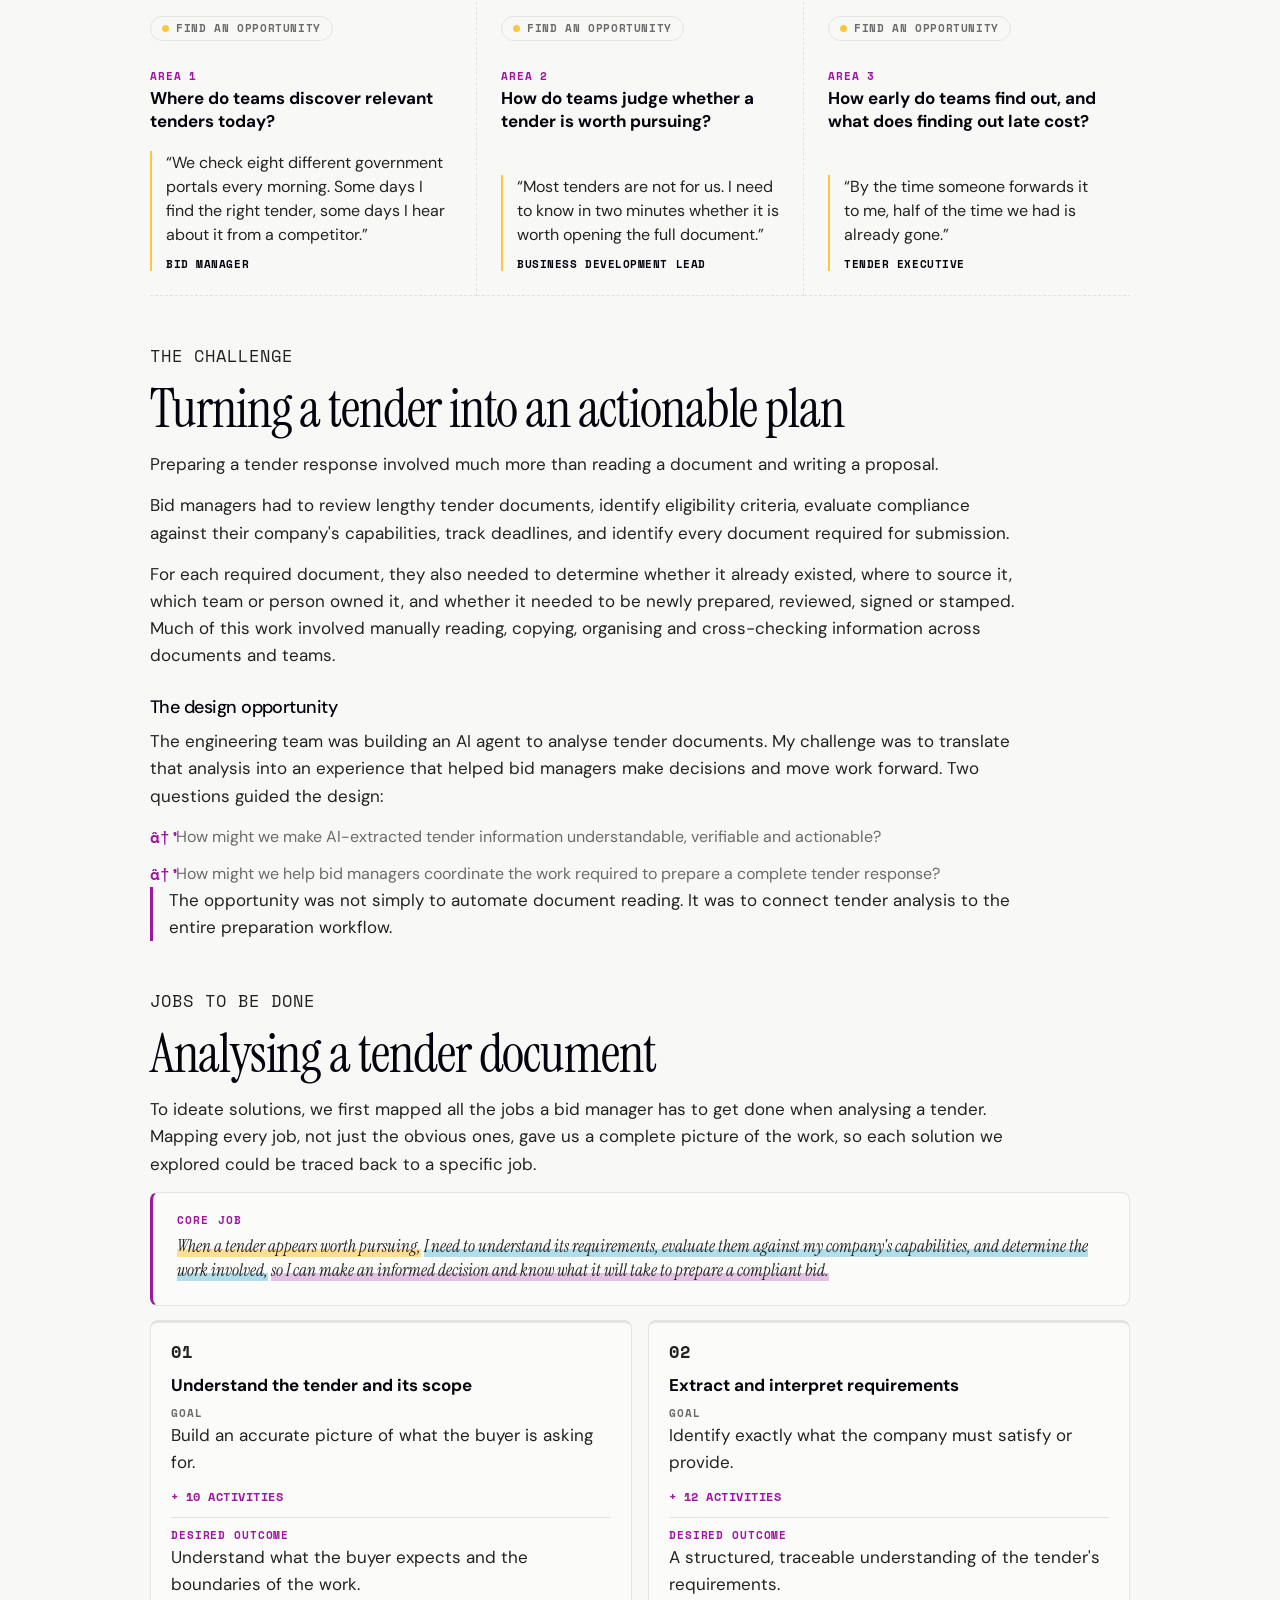
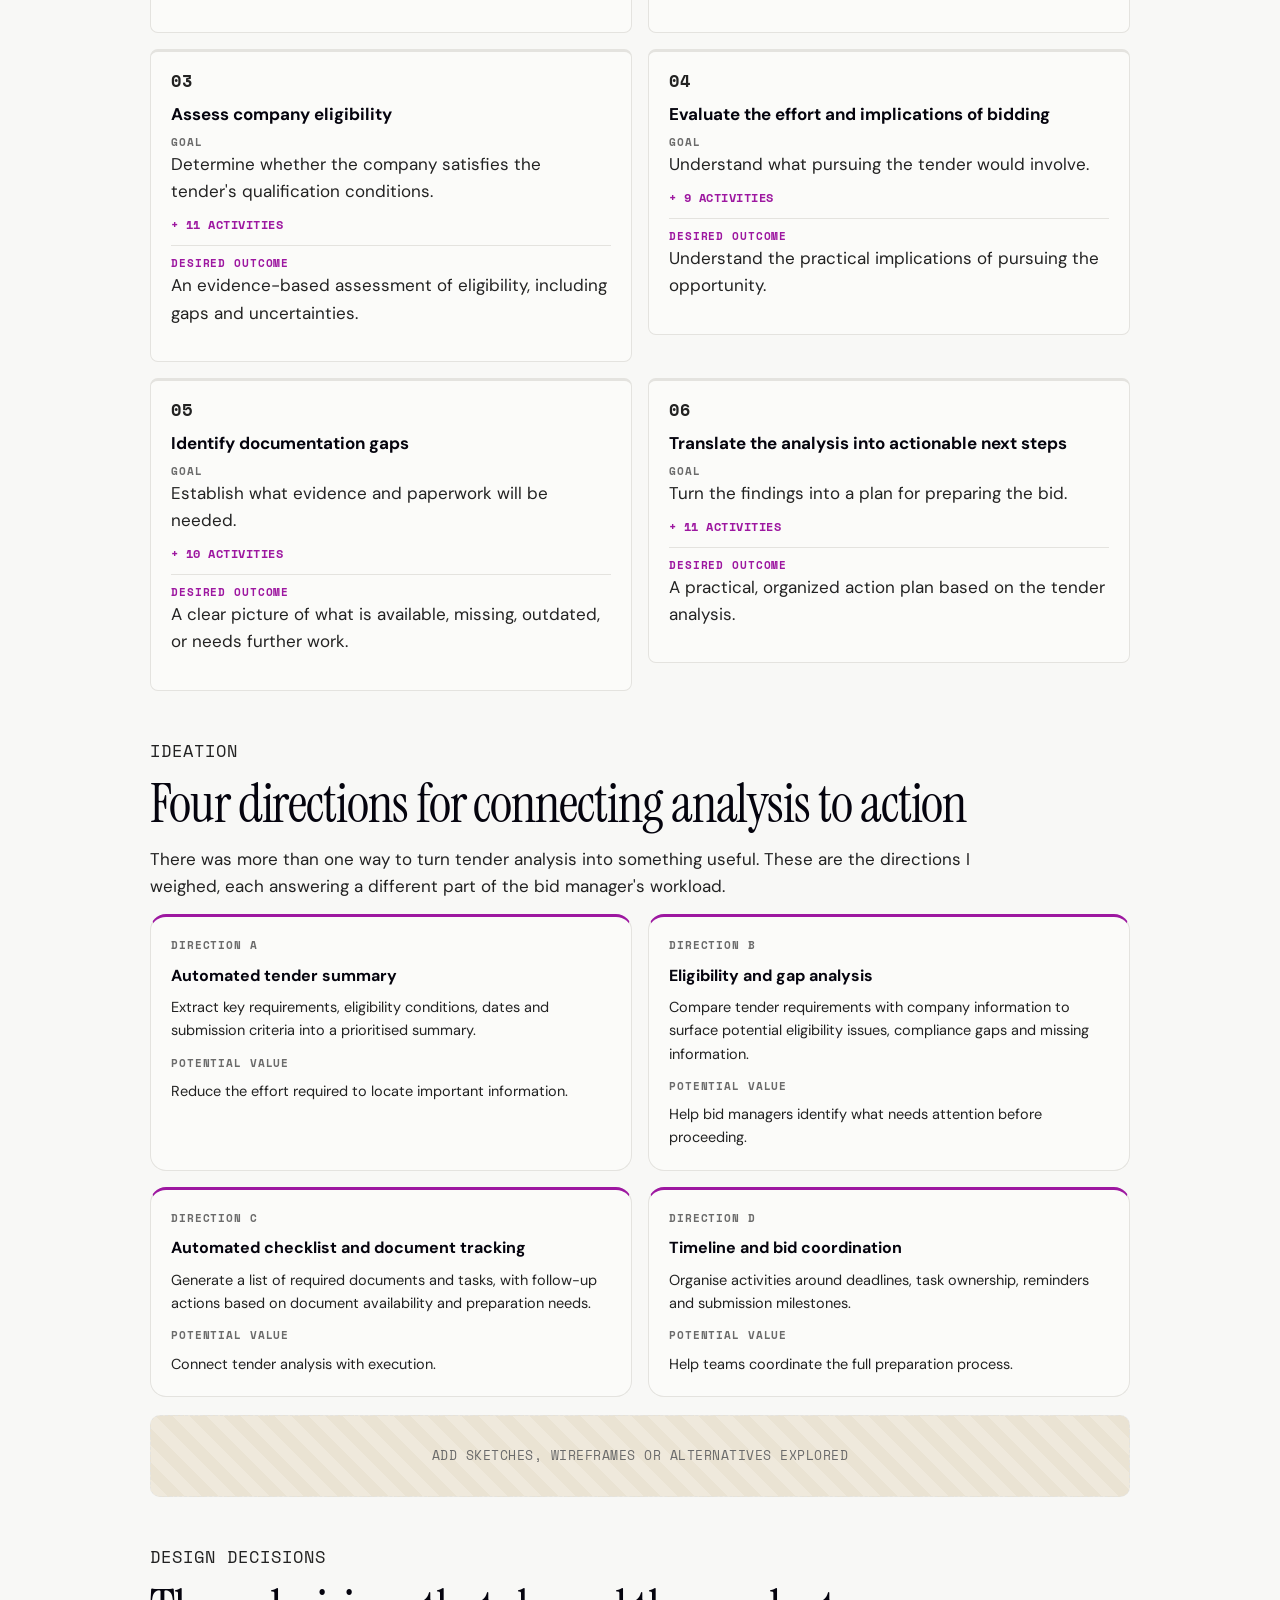
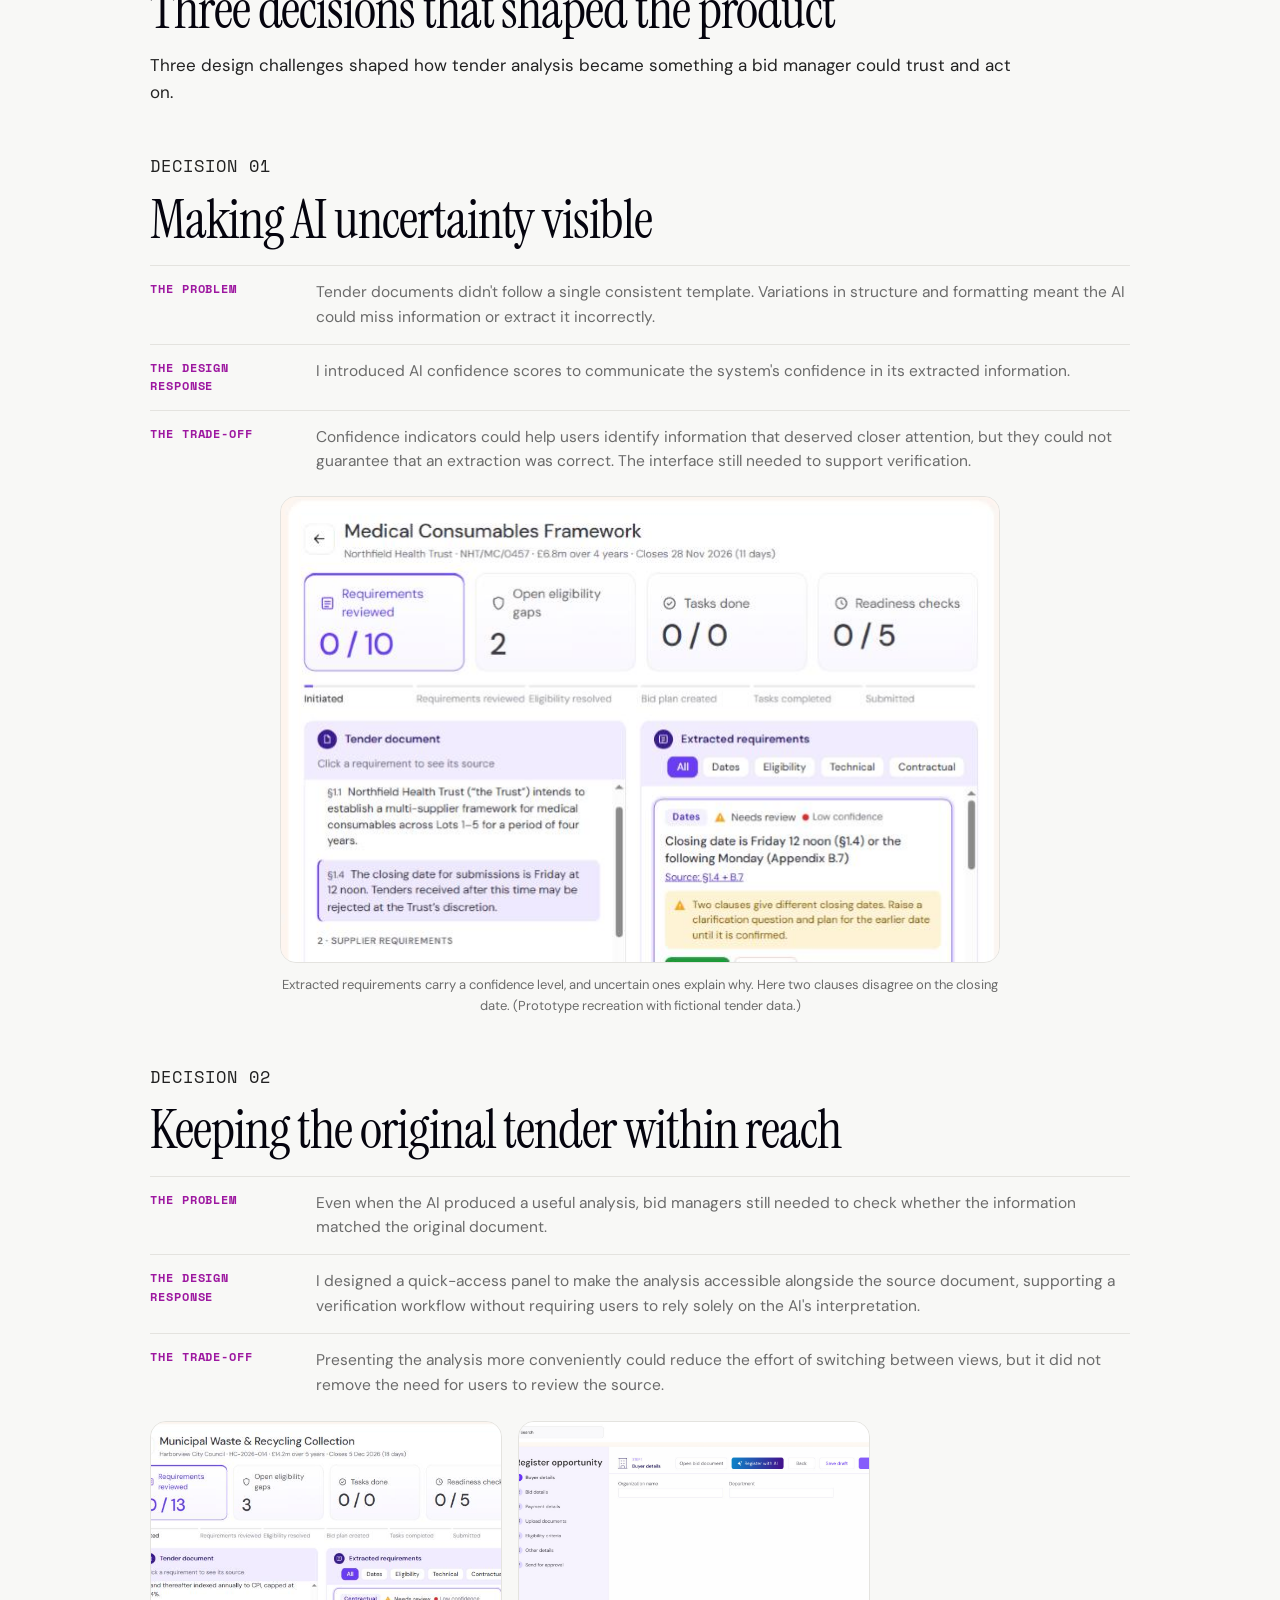
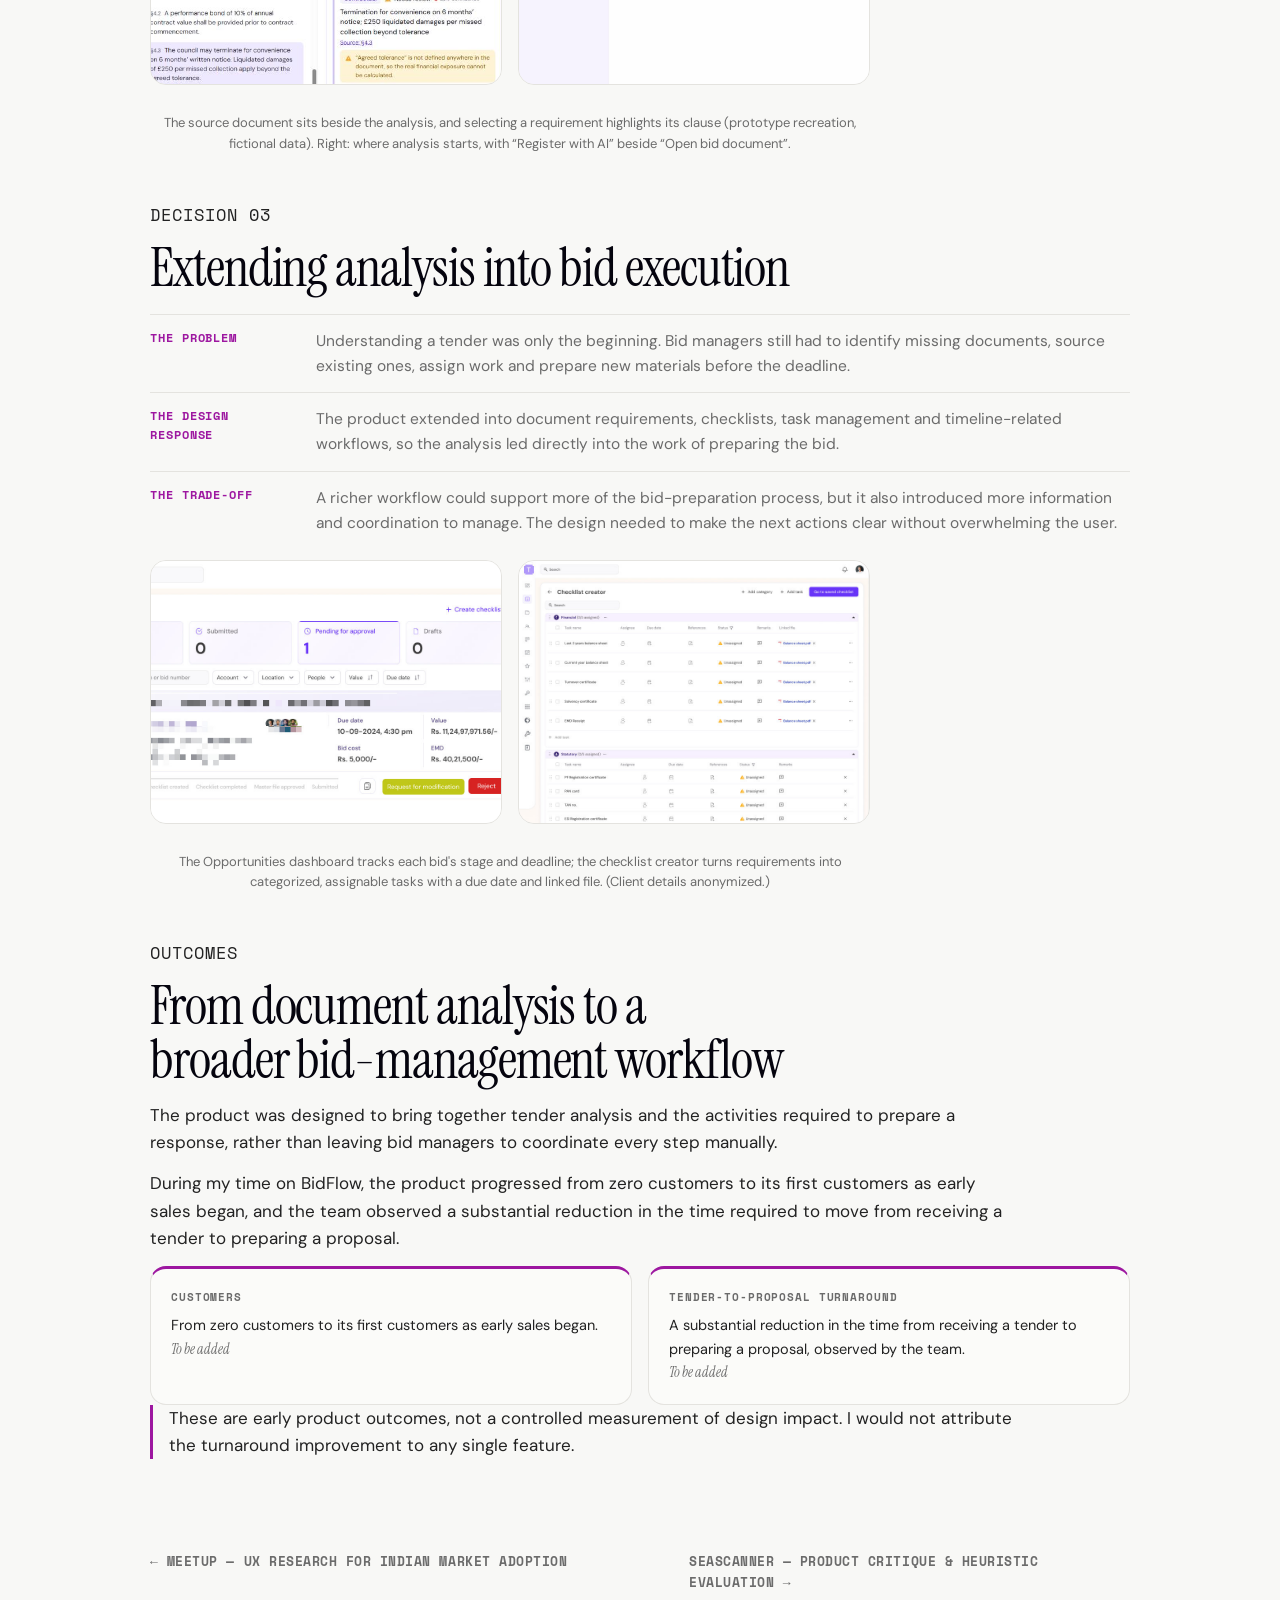
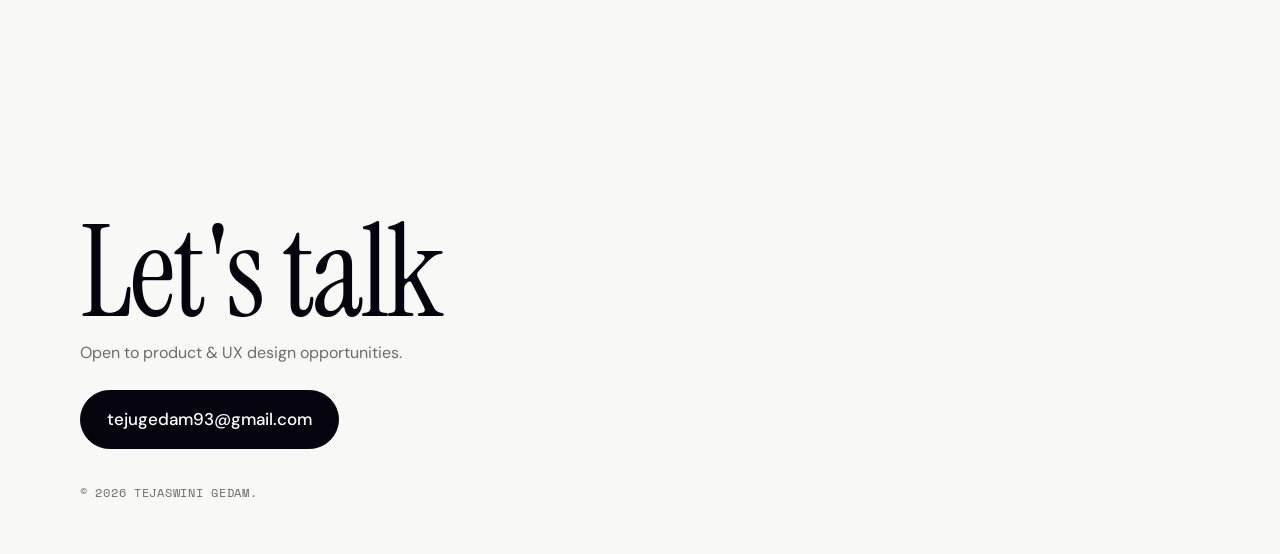
<file: work/bidflow.html>
<!doctype html>
<html lang="en">
<head>
<meta charset="utf-8">
<meta name="viewport" content="width=device-width, initial-scale=1">
<title>BidFlow — Designing the workflow behind AI-powered tender management — Tejaswini Gedam</title>
<meta name="description" content="Tejaswini Gedam — Product &amp; UX Designer. I get to the crux of messy problems, generate ideas, prioritize what matters, design and help ship solutions.">
<link rel="preload" as="font" type="font/woff2" href="../fonts/instrument-serif-latin.woff2" crossorigin>
<link rel="preload" as="font" type="font/woff2" href="../fonts/space-mono-latin.woff2" crossorigin>
<link rel="preload" as="font" type="font/woff2" href="../fonts/bricolage-grotesque-latin.woff2" crossorigin>
<link rel="preload" as="font" type="font/woff2" href="../fonts/dm-sans-latin.woff2" crossorigin>
<link rel="stylesheet" href="../fonts/fonts.css">
<link rel="stylesheet" href="../styles.css">
<link rel="stylesheet" href="../case-theme.css">
</head>
<body>

<header class="nav">
  <a class="brand" href="../index.html">Tejaswini</a>
  <nav>
    <div class="nav-links">
      <a href="../index.html#work">Work</a>
      <a href="../index.html#about">About</a>
      <a href="../Tejaswini-Gedam-Resume.pdf" target="_blank" rel="noopener">Resume</a>
    </div>
    <a class="nav-cta" href="mailto:tejugedam93@gmail.com">Contact</a>
  </nav>
</header>
<main class="case uniform">
  <a class="back" href="../index.html#work">← All work</a>
  <header class="case-hero" data-key="B">
    <span class="type-tag">Product Design</span>
    <h1>Bid flow</h1>
    <p class="lede">Designing the workflow behind AI-powered tender management</p>
    <p><a class="btn" href="bidflow-demo/index.html">Try the interactive prototype →</a></p>
    <div class="tags"><span class="tag">0→1 Product Design</span><span class="tag">Founding Designer</span><span class="tag">AI-Native Design</span><span class="tag">Designing for AI Limitations</span><span class="tag">Human + AI Collaboration</span><span class="tag">Enterprise UX</span><span class="tag">Designing for Trust &amp; Verification</span></div>
    <div class="meta"><div><dt>Timeline</dt><dd>7 months</dd></div><div><dt>Role</dt><dd>Founding Designer</dd></div><div><dt>Scope</dt><dd>Product thinking, workflow design, information architecture, interaction design and UI</dd></div><div><dt>Product</dt><dd>AI-powered tender analysis and bid-management software</dd></div></div>
  </header>

  

  <div class="sheet">
  <section class="case-block">
    <p class="beat">Project snapshot</p>
    <div class="snapshot"><div class="snapshot-item problem"><span>Problem</span><p>Tender teams spent hours reading lengthy tender documents, cross-checking eligibility, gathering documents, and manually turning requirements into bid tasks. The process was fragmented, making it easy to miss requirements and slowing down decisions.</p></div><div class="snapshot-item focus"><span>Solution</span><p>A unified bid workflow that uses AI to extract and organize tender requirements, surface eligibility gaps, and turn requirements into actionable tasks and document checklists, while keeping users in control of verification and decisions.</p></div><div class="snapshot-item outcome"><span>Impact</span><p>The product moved from zero to its first customers, and the team observed a substantial reduction in the time from receiving a tender to preparing a proposal. A repeatable workflow now connects tender analysis to bid preparation.</p></div></div>
  </section>

  <section class="case-block story-block">
    <p class="beat">Context</p>
    <h2>First, what is a tender?</h2>
    
    <p class="tl-def">A <strong>tender</strong>, often called an <strong>RFP</strong> (Request for Proposal), is a buyer's public call for companies to compete for a contract.</p>
    <p class="tl-sub">Governments and large enterprises use them to buy roads, software, equipment and services. Every RFP spells out four things:</p>
    <div class="tl-cards">
      <div class="tl-card"><span>01</span><h4>What is needed</h4><p>Scope, specifications, timeline</p></div>
      <div class="tl-card"><span>02</span><h4>Who can apply</h4><p>Turnover, experience, certificates</p></div>
      <div class="tl-card"><span>03</span><h4>What to submit</h4><p>Forms, documents, proof</p></div>
      <div class="tl-card"><span>04</span><h4>How it is judged</h4><p>Criteria and a hard deadline</p></div>
    </div>
    <ol class="tl-flow">
      <li><b>Read</b> the RFP</li>
      <li><b>Check</b> if you qualify</li>
      <li><b>Submit</b> a proposal</li>
    </ol>
    <p class="tl-warn">Miss one requirement or the deadline, and the bid can be rejected.</p>
    <p class="callout">The company I worked with helps businesses discover these opportunities and manage the work required to bid for them.</p>
  </section>

  <section class="case-block story-block">
    <p class="beat">The bid process</p>
    <h2>So what does a tender team actually do?</h2>
    <div class="tt-grid">
      <div class="tt-cell" tabindex="0">
        <div class="tt-ill"><svg class="i1" viewBox="0 0 300 190" aria-hidden="true">
          <rect class="p s2" x="112" y="30" width="86" height="118" rx="3"/>
          <rect class="p s1" x="106" y="38" width="86" height="118" rx="3"/>
          <g class="front"><rect class="p" x="100" y="46" width="86" height="118" rx="3"/><rect class="f" x="112" y="60" width="34" height="6" rx="2"/><path class="l" d="M112 78h60M112 90h56M112 102h60M112 114h44"/></g>
          <g class="chip"><rect class="p" x="176" y="26" width="70" height="22" rx="11"/><circle class="v" cx="190" cy="37" r="3"/><text class="t" x="198" y="41">New RFP</text></g>
          <g class="mag"><circle class="a" cx="222" cy="140" r="15"/><path class="a" d="M233 151l14 14"/></g>
        </svg></div>
        <h4><svg viewBox="0 0 24 24"><circle cx="11" cy="11" r="6"/><path d="M16 16l4 4"/></svg>Find an opportunity</h4>
        <p>Spot a relevant RFP among the many published, and decide if it is worth a closer look.</p>
      </div>
      <div class="tt-cell" tabindex="0">
        <div class="tt-ill"><svg class="i2" viewBox="0 0 300 190" aria-hidden="true">
          <rect class="p" x="85" y="22" width="120" height="146" rx="3"/>
          <rect class="hl" x="97" y="52" width="94" height="10" rx="2" style="--d:.0s"/>
          <rect class="hl" x="97" y="88" width="94" height="10" rx="2" style="--d:.15s"/>
          <rect class="hl" x="97" y="124" width="94" height="10" rx="2" style="--d:.3s"/>
          <path class="l" d="M99 38h40M99 57h90M99 75h84M99 93h90M99 111h70M99 129h88M99 147h60"/>
          <rect class="tab v" x="205" y="52" width="14" height="10" rx="2" style="--d:.1s"/>
          <rect class="tab y" x="205" y="88" width="14" height="10" rx="2" style="--d:.25s"/>
          <rect class="tab sk" x="205" y="124" width="14" height="10" rx="2" style="--d:.4s"/>
        </svg></div>
        <h4><svg viewBox="0 0 24 24"><path d="M4 6h16M4 12h10M4 18h14"/></svg>Understand requirements</h4>
        <p>Read the full document and pull out what the buyer is really asking for, clause by clause.</p>
      </div>
      <div class="tt-cell" tabindex="0">
        <div class="tt-ill"><svg class="i3" viewBox="0 0 300 190" aria-hidden="true">
          <rect class="p" x="70" y="22" width="160" height="148" rx="3"/>
          <path class="l" d="M86 40h50"/>
          <rect class="p" x="86" y="60" width="12" height="12" rx="2"/><path class="a ck" d="M89 66l3 3 5-6" style="--d:.0s"/><path class="l" d="M108 66h92"/>
          <rect class="p" x="86" y="88" width="12" height="12" rx="2"/><path class="a ck" d="M89 94l3 3 5-6" style="--d:.2s"/><path class="l" d="M108 94h76"/>
          <rect class="p" x="86" y="116" width="12" height="12" rx="2"/><circle class="y dot" cx="92" cy="122" r="3.5" style="--d:.4s"/><path class="l" d="M108 122h84"/>
          <rect class="p" x="86" y="144" width="12" height="12" rx="2"/><circle class="v dot" cx="92" cy="150" r="3.5" style="--d:.6s"/><path class="l" d="M108 150h60"/>
        </svg></div>
        <h4><svg viewBox="0 0 24 24"><rect x="4" y="4" width="16" height="16" rx="2"/><path d="M8 12l3 3 5-6"/></svg>Check eligibility</h4>
        <p>Confirm the company meets the conditions, such as turnover, experience and certificates, before investing more time.</p>
      </div>
      <div class="tt-cell" tabindex="0">
        <div class="tt-ill"><svg class="i4" viewBox="0 0 300 190" aria-hidden="true">
          <rect class="p" x="34" y="40" width="72" height="110" rx="3"/>
          <path class="l" d="M46 58h30M46 74h50M46 86h46M46 98h50M46 110h38"/>
          <path class="a con" d="M106 62C126 62 130 58 150 58"/><path class="a con" d="M106 90C126 90 130 98 150 98"/><path class="a con" d="M106 118C126 118 130 138 150 138"/>
          <g class="chip" style="--d:.0s"><rect class="p" x="152" y="44" width="124" height="28" rx="4"/><rect class="y" x="152" y="44" width="4" height="28"/><text class="t" x="164" y="62">Find certificate</text><circle class="p" cx="264" cy="58" r="5"/></g>
          <g class="chip" style="--d:.12s"><rect class="p" x="152" y="84" width="124" height="28" rx="4"/><rect class="sk" x="152" y="84" width="4" height="28"/><text class="t" x="164" y="102">Confirm owner</text><circle class="p" cx="264" cy="98" r="5"/></g>
          <g class="chip" style="--d:.24s"><rect class="p" x="152" y="124" width="124" height="28" rx="4"/><rect class="v" x="152" y="124" width="4" height="28"/><text class="t" x="164" y="142">Get signature</text><circle class="p" cx="264" cy="138" r="5"/></g>
        </svg></div>
        <h4><svg viewBox="0 0 24 24"><path d="M4 6l2 2 3-3M4 14l2 2 3-3M13 7h7M13 15h7"/></svg>Prepare the bid</h4>
        <p>Turn each requirement into a task with an owner: find the certificate, confirm the details, get the signature.</p>
      </div>
      <div class="tt-cell" tabindex="0">
        <div class="tt-ill"><svg class="i5" viewBox="0 0 300 190" aria-hidden="true">
          <g class="doc"><rect class="p" x="100" y="28" width="100" height="84" rx="3"/><rect class="f" x="112" y="40" width="36" height="6" rx="2"/><path class="l" d="M112 58h76M112 70h70M112 82h76"/></g>
          <path class="p" d="M64 96h42l8 10h122v62H64z"/>
          <text class="t" x="78" y="146">Submission</text>
          <g class="ok"><circle class="v" cx="226" cy="148" r="12"/><path class="w" d="M220 148l4 4 8-9"/></g>
        </svg></div>
        <h4><svg viewBox="0 0 24 24"><path d="M4 12l16-8-6 16-3-6z"/></svg>Submit</h4>
        <p>Assemble the final documents and send the proposal before the deadline.</p>
      </div>
      <div class="tt-cell" tabindex="0">
        <div class="tt-ill"><svg class="i6" viewBox="0 0 300 190" aria-hidden="true">
          <rect class="p" x="70" y="26" width="160" height="138" rx="3"/>
          <rect class="f" x="86" y="42" width="48" height="6" rx="2"/>
          <path class="l" d="M86 66h110M86 80h90M86 94h100"/>
          <g class="pend"><rect class="p" x="86" y="120" width="92" height="24" rx="12"/><circle class="y" cx="104" cy="132" r="3.5"/><circle class="y" cx="118" cy="132" r="3.5"/><circle class="y" cx="132" cy="132" r="3.5"/><text class="t" x="144" y="136">Pending</text></g>
          <g class="won"><rect class="v" x="86" y="120" width="92" height="24" rx="12"/><path class="w" d="M99 132l4 4 7-8"/><text class="tw" x="116" y="136">Awarded</text></g>
        </svg></div>
        <h4><svg viewBox="0 0 24 24"><circle cx="12" cy="12" r="8"/><path d="M12 7v5l3 2"/></svg>Wait for the result</h4>
        <p>The buyer evaluates every proposal and announces who wins the contract.</p>
      </div>
    </div>
    <p class="callout">My role as a designer was to create efficient workflows that make this whole journey easier for the bid manager.</p>
  </section>

  <section class="case-block">
    <p class="beat">Discovery</p>
    <h2>Understanding the bid manager's workflow</h2>
        <p class="disc-lede">For each of the six jobs, I defined the areas worth investigating, as many as it took to get clarity, and spoke to bid teams about them.</p>
    <!-- DRAFT excerpts below: replace with real research quotes before publishing -->
    <div class="dx">
      <div class="dx-tabs" role="tablist" aria-label="Jobs of a tender team">
        <button type="button" class="dx-tab j1" role="tab" id="dxt1" aria-selected="true" aria-controls="dxp1"><span>01</span>Find an opportunity</button>
        <button type="button" class="dx-tab j2" role="tab" id="dxt2" aria-selected="false" aria-controls="dxp2"><span>02</span>Understand requirements</button>
        <button type="button" class="dx-tab j3" role="tab" id="dxt3" aria-selected="false" aria-controls="dxp3"><span>03</span>Check eligibility</button>
        <button type="button" class="dx-tab j4" role="tab" id="dxt4" aria-selected="false" aria-controls="dxp4"><span>04</span>Prepare the bid</button>
        <button type="button" class="dx-tab j5" role="tab" id="dxt5" aria-selected="false" aria-controls="dxp5"><span>05</span>Submit</button>
        <button type="button" class="dx-tab j6" role="tab" id="dxt6" aria-selected="false" aria-controls="dxp6"><span>06</span>Wait for the result</button>
      </div>
      <div class="dx-panel j1" role="tabpanel" id="dxp1" aria-labelledby="dxt1">
        <div class="dx-item"><p class="jtag j1">Find an opportunity</p><p class="dx-area">Area 1</p><h4 class="dx-q">Where do teams discover relevant tenders today?</h4><blockquote class="dx-quote"><p>&ldquo;We check eight different government portals every morning. Some days I find the right tender, some days I hear about it from a competitor.&rdquo;</p><footer>Bid manager</footer></blockquote></div>
        <div class="dx-item"><p class="jtag j1">Find an opportunity</p><p class="dx-area">Area 2</p><h4 class="dx-q">How do teams judge whether a tender is worth pursuing?</h4><blockquote class="dx-quote"><p>&ldquo;Most tenders are not for us. I need to know in two minutes whether it is worth opening the full document.&rdquo;</p><footer>Business development lead</footer></blockquote></div>
        <div class="dx-item"><p class="jtag j1">Find an opportunity</p><p class="dx-area">Area 3</p><h4 class="dx-q">How early do teams find out, and what does finding out late cost?</h4><blockquote class="dx-quote"><p>&ldquo;By the time someone forwards it to me, half of the time we had is already gone.&rdquo;</p><footer>Tender executive</footer></blockquote></div>
      </div>
      <div class="dx-panel j2" role="tabpanel" id="dxp2" aria-labelledby="dxt2" hidden>
        <div class="dx-item"><p class="jtag j2">Understand requirements</p><p class="dx-area">Area 1</p><h4 class="dx-q">How do teams find every requirement across a long document?</h4><blockquote class="dx-quote"><p>&ldquo;The condition on page 20 is only explained in an annexure on page 146. You have to hold both in your head.&rdquo;</p><footer>Tender analyst</footer></blockquote></div>
        <div class="dx-item"><p class="jtag j2">Understand requirements</p><p class="dx-area">Area 2</p><h4 class="dx-q">How do teams know what a clause really means?</h4><blockquote class="dx-quote"><p>&ldquo;A clause can look routine until you read the definition that sits three sections later.&rdquo;</p><footer>Contracts analyst</footer></blockquote></div>
        <div class="dx-item"><p class="jtag j2">Understand requirements</p><p class="dx-area">Area 3</p><h4 class="dx-q">How do teams know the analysis is complete and still current?</h4><blockquote class="dx-quote"><p>&ldquo;Then a corrigendum arrives, and I have to work out what changed and what else it touches.&rdquo;</p><footer>Senior tender executive</footer></blockquote></div>
        <div class="dx-item"><p class="jtag j2">Understand requirements</p><p class="dx-area">Area 4</p><h4 class="dx-q">How do teams read tables, footnotes and eligibility formulas?</h4><blockquote class="dx-quote"><p>&ldquo;The formula is in a footnote under a table, and the footnote changes the number.&rdquo;</p><footer>Tender analyst</footer></blockquote></div>
        <div class="dx-item"><p class="jtag j2">Understand requirements</p><p class="dx-area">Area 5</p><h4 class="dx-q">How do teams spot contradictions between sections?</h4><blockquote class="dx-quote"><p>&ldquo;Section 4 says 90 days, the annexure says 120. Nobody tells you, you have to notice it yourself.&rdquo;</p><footer>Contracts analyst</footer></blockquote></div>
      </div>
      <div class="dx-panel j3" role="tabpanel" id="dxp3" aria-labelledby="dxt3" hidden>
        <div class="dx-item"><p class="jtag j3">Check eligibility</p><p class="dx-area">Area 1</p><h4 class="dx-q">How do teams test the company against each criterion?</h4><blockquote class="dx-quote"><p>&ldquo;Turnover, similar projects, certificates. I tick them off one by one in a spreadsheet.&rdquo;</p><footer>Bid manager</footer></blockquote></div>
        <div class="dx-item"><p class="jtag j3">Check eligibility</p><p class="dx-area">Area 2</p><h4 class="dx-q">How do teams tell mandatory conditions from preferences?</h4><blockquote class="dx-quote"><p>&ldquo;Some conditions disqualify you, others only cost you marks. They are written in the same way.&rdquo;</p><footer>Technical bid analyst</footer></blockquote></div>
        <div class="dx-item"><p class="jtag j3">Check eligibility</p><p class="dx-area">Area 3</p><h4 class="dx-q">How do teams deal with gaps they could still close?</h4><blockquote class="dx-quote"><p>&ldquo;If we are short on experience, can we partner or use a subcontractor? That is the real decision, and we make it late.&rdquo;</p><footer>Head of tendering</footer></blockquote></div>
        <div class="dx-item"><p class="jtag j3">Check eligibility</p><p class="dx-area">Area 4</p><h4 class="dx-q">What evidence proves each criterion, and will the buyer accept it?</h4><blockquote class="dx-quote"><p>&ldquo;We have the experience, but does this certificate say what the tender wants it to say?&rdquo;</p><footer>Bid manager</footer></blockquote></div>
      </div>
      <div class="dx-panel j4" role="tabpanel" id="dxp4" aria-labelledby="dxt4" hidden>
        <div class="dx-item"><p class="jtag j4">Prepare the bid</p><p class="dx-area">Area 1</p><h4 class="dx-q">How is the work broken into tasks and owners?</h4><blockquote class="dx-quote"><p>&ldquo;I turn the tender into a list on my own, and then chase people on WhatsApp.&rdquo;</p><footer>Bid manager</footer></blockquote></div>
        <div class="dx-item"><p class="jtag j4">Prepare the bid</p><p class="dx-area">Area 2</p><h4 class="dx-q">How do teams find documents they already have?</h4><blockquote class="dx-quote"><p>&ldquo;The certificate exists somewhere. Finding the current version takes longer than writing the response.&rdquo;</p><footer>Tender coordinator</footer></blockquote></div>
        <div class="dx-item"><p class="jtag j4">Prepare the bid</p><p class="dx-area">Area 3</p><h4 class="dx-q">How do teams track progress against the deadline?</h4><blockquote class="dx-quote"><p>&ldquo;Everyone works on a different piece, and I do not know what is actually done until the last day.&rdquo;</p><footer>Bid manager</footer></blockquote></div>
        <div class="dx-item"><p class="jtag j4">Prepare the bid</p><p class="dx-area">Area 4</p><h4 class="dx-q">How do drafts and reviews move between people?</h4><blockquote class="dx-quote"><p>&ldquo;Drafts go around by email, and I end up merging three versions of the same file.&rdquo;</p><footer>Tender coordinator</footer></blockquote></div>
      </div>
      <div class="dx-panel j5" role="tabpanel" id="dxp5" aria-labelledby="dxt5" hidden>
        <div class="dx-item"><p class="jtag j5">Submit</p><p class="dx-area">Area 1</p><h4 class="dx-q">How do teams check that the package is complete?</h4><blockquote class="dx-quote"><p>&ldquo;Our last check is a person reading the requirements against the files. Every time, we are afraid we missed one.&rdquo;</p><footer>Tender executive</footer></blockquote></div>
        <div class="dx-item"><p class="jtag j5">Submit</p><p class="dx-area">Area 2</p><h4 class="dx-q">Which portal rules cause problems at the last minute?</h4><blockquote class="dx-quote"><p>&ldquo;File size limits, signed PDFs, naming rules. It is always in the last hour.&rdquo;</p><footer>Tender coordinator</footer></blockquote></div>
        <div class="dx-item"><p class="jtag j5">Submit</p><p class="dx-area">Area 3</p><h4 class="dx-q">Who approves the bid, and how long does sign-off take?</h4><blockquote class="dx-quote"><p>&ldquo;The signatory is travelling, and we are waiting for an approval an hour before the deadline.&rdquo;</p><footer>Bid manager</footer></blockquote></div>
      </div>
      <div class="dx-panel j6" role="tabpanel" id="dxp6" aria-labelledby="dxt6" hidden>
        <div class="dx-item"><p class="jtag j6">Wait for the result</p><p class="dx-area">Area 1</p><h4 class="dx-q">How do teams follow the status after submitting?</h4><blockquote class="dx-quote"><p>&ldquo;After we submit, it is silence. We keep refreshing the portal for an update.&rdquo;</p><footer>Bid manager</footer></blockquote></div>
        <div class="dx-item"><p class="jtag j6">Wait for the result</p><p class="dx-area">Area 2</p><h4 class="dx-q">What do teams do with a win or a loss?</h4><blockquote class="dx-quote"><p>&ldquo;When we lose, I want to know why so the next bid is better. Usually I get nothing.&rdquo;</p><footer>Head of tendering</footer></blockquote></div>
        <div class="dx-item"><p class="jtag j6">Wait for the result</p><p class="dx-area">Area 3</p><h4 class="dx-q">What carries over to the next tender?</h4><blockquote class="dx-quote"><p>&ldquo;Every bid starts from scratch, even though most of the documents are the same.&rdquo;</p><footer>Tender coordinator</footer></blockquote></div>
      </div>
    </div>
    
    
    
  </section>

  <section class="case-block">
    <p class="beat">The challenge</p>
    <h2>Turning a tender into an actionable plan</h2>
    <p>Preparing a tender response involved much more than reading a document and writing a proposal.</p><p>Bid managers had to review lengthy tender documents, identify eligibility criteria, evaluate compliance against their company's capabilities, track deadlines, and identify every document required for submission.</p><p>For each required document, they also needed to determine whether it already existed, where to source it, which team or person owned it, and whether it needed to be newly prepared, reviewed, signed or stamped. Much of this work involved manually reading, copying, organising and cross-checking information across documents and teams.</p>
    <h3 class="sub-head">The design opportunity</h3>
    <p>The engineering team was building an AI agent to analyse tender documents. My challenge was to translate that analysis into an experience that helped bid managers make decisions and move work forward. Two questions guided the design:</p>
    <ul class="ticks"><li>How might we make AI-extracted tender information understandable, verifiable and actionable?</li><li>How might we help bid managers coordinate the work required to prepare a complete tender response?</li></ul>
    <p class="context-note">The opportunity was not simply to automate document reading. It was to connect tender analysis to the entire preparation workflow.</p>
  </section>

  <section class="case-block">
    <p class="beat">Jobs to be done</p>
    <h2>Analysing a tender document</h2>
    <p>To ideate solutions, we first mapped all the jobs a bid manager has to get done when analysing a tender. Mapping every job, not just the obvious ones, gave us a complete picture of the work, so each solution we explored could be traced back to a specific job.</p>
    <p class="jtbd-core"><span class="jc-k">Core job</span><span class="jc-w">When a tender appears worth pursuing,</span> <span class="jc-n">I need to understand its requirements, evaluate them against my company's capabilities, and determine the work involved,</span> <span class="jc-s">so I can make an informed decision and know what it will take to prepare a compliant bid.</span></p>
    <div class="jt-grid">
      <article class="jt">
        <p class="jt-n">01</p>
        <h4>Understand the tender and its scope</h4>
        <p class="jt-goal"><span>Goal</span>Build an accurate picture of what the buyer is asking for.</p>
        <details><summary>10 activities</summary><ul class="ticks"><li>Identify the type of tender and the organization issuing it.</li><li>Understand the purpose and scope of the project.</li><li>Identify the products, services, or work being requested.</li><li>Understand the expected deliverables and technical specifications.</li><li>Identify the locations, quantities, and project duration, where applicable.</li><li>Understand contractual conditions and special requirements.</li><li>Identify the structure of the document and locate relevant sections.</li><li>Navigate between the main tender document, annexures, schedules, and referenced documents.</li><li>Identify amendments or corrigenda that may change the original requirements.</li><li>Clarify unfamiliar terminology or ambiguous instructions.</li></ul></details>
        <p class="jt-out"><span>Desired outcome</span>Understand what the buyer expects and the boundaries of the work.</p>
      </article>
      <article class="jt">
        <p class="jt-n">02</p>
        <h4>Extract and interpret requirements</h4>
        <p class="jt-goal"><span>Goal</span>Identify exactly what the company must satisfy or provide.</p>
        <details><summary>12 activities</summary><ul class="ticks"><li>Locate eligibility and qualification criteria.</li><li>Identify mandatory versus conditional requirements.</li><li>Extract technical specifications and compliance conditions.</li><li>Identify financial and commercial requirements.</li><li>Find submission instructions and prescribed formats.</li><li>Identify required declarations, certificates, and supporting documents.</li><li>Extract submission deadlines, pre-bid meeting dates, and other important dates.</li><li>Identify fees, earnest money deposit (EMD), and performance security requirements, where applicable.</li><li>Understand the evaluation criteria and selection process.</li><li>Identify requirements that depend on other clauses or documents.</li><li>Check whether requirements have changed in a corrigendum.</li><li>Verify extracted information against the original source.</li></ul></details>
        <p class="jt-out"><span>Desired outcome</span>A structured, traceable understanding of the tender's requirements.</p>
      </article>
      <article class="jt">
        <p class="jt-n">03</p>
        <h4>Assess company eligibility</h4>
        <p class="jt-goal"><span>Goal</span>Determine whether the company satisfies the tender's qualification conditions.</p>
        <details><summary>11 activities</summary><ul class="ticks"><li>Check minimum turnover and financial criteria.</li><li>Verify required years of experience.</li><li>Compare past projects against experience requirements.</li><li>Check technical qualifications, certifications, and registrations.</li><li>Verify licenses or authorizations, where required.</li><li>Review consortium, subcontracting, or partnership conditions, where applicable.</li><li>Compare each requirement against available company credentials.</li><li>Identify missing, expired, or insufficient evidence.</li><li>Determine whether a requirement is clearly met, unmet, or uncertain.</li><li>Identify conditions requiring clarification or additional verification.</li><li>Assess whether the company can realistically satisfy the mandatory conditions.</li></ul></details>
        <p class="jt-out"><span>Desired outcome</span>An evidence-based assessment of eligibility, including gaps and uncertainties.</p>
      </article>
      <article class="jt">
        <p class="jt-n">04</p>
        <h4>Evaluate the effort and implications of bidding</h4>
        <p class="jt-goal"><span>Goal</span>Understand what pursuing the tender would involve.</p>
        <details><summary>9 activities</summary><ul class="ticks"><li>Identify the volume and complexity of documentation required.</li><li>Assess the technical capabilities and resources needed.</li><li>Identify financial commitments, fees, deposits, or guarantees.</li><li>Understand delivery timelines and contractual obligations.</li><li>Identify requirements that may involve other departments or external parties.</li><li>Estimate the effort required to prepare responses and supporting documents.</li><li>Identify potential risks, dependencies, and restrictive conditions.</li><li>Determine whether unresolved questions could affect the decision to bid.</li><li>Weigh the opportunity against the effort and risks involved.</li></ul></details>
        <p class="jt-out"><span>Desired outcome</span>Understand the practical implications of pursuing the opportunity.</p>
      </article>
      <article class="jt">
        <p class="jt-n">05</p>
        <h4>Identify documentation gaps</h4>
        <p class="jt-goal"><span>Goal</span>Establish what evidence and paperwork will be needed.</p>
        <details><summary>10 activities</summary><ul class="ticks"><li>List the documents explicitly required by the tender.</li><li>Determine which documents are already available internally.</li><li>Check whether existing certificates and credentials are current.</li><li>Identify documents that need to be obtained from other departments.</li><li>Identify documents that need drafting, updating, or customization.</li><li>Determine whether a prescribed template or format must be followed.</li><li>Identify supporting evidence needed for individual eligibility claims.</li><li>Check whether multiple requirements depend on the same document.</li><li>Flag unclear or conflicting documentation instructions.</li><li>Identify gaps that could prevent the company from meeting mandatory conditions.</li></ul></details>
        <p class="jt-out"><span>Desired outcome</span>A clear picture of what is available, missing, outdated, or needs further work.</p>
      </article>
      <article class="jt">
        <p class="jt-n">06</p>
        <h4>Translate the analysis into actionable next steps</h4>
        <p class="jt-goal"><span>Goal</span>Turn the findings into a plan for preparing the bid.</p>
        <details><summary>11 activities</summary><ul class="ticks"><li>Consolidate the requirements into a checklist.</li><li>Link each requirement to its relevant source in the tender.</li><li>Convert requirements into specific preparation tasks.</li><li>Identify the documents and evidence needed for each task.</li><li>Determine which tasks depend on other tasks being completed first.</li><li>Identify the people or departments whose input is needed.</li><li>Establish internal deadlines ahead of the official submission deadline.</li><li>Highlight critical requirements that need early attention.</li><li>Identify outstanding questions that must be resolved.</li><li>Summarize the tender's key requirements, eligibility findings, and preparation needs.</li><li>Establish what must happen next before the team can proceed confidently.</li></ul></details>
        <p class="jt-out"><span>Desired outcome</span>A practical, organized action plan based on the tender analysis.</p>
      </article></div>
  </section>

  <section class="case-block">
    <p class="beat">Ideation</p>
    <h2>Four directions for connecting analysis to action</h2>
    <p>There was more than one way to turn tender analysis into something useful. These are the directions I weighed, each answering a different part of the bid manager's workload.</p>
    <div class="rgrid-2"><div class="rcard c-violet"><p class="rk">Direction A</p><h4>Automated tender summary</h4><p>Extract key requirements, eligibility conditions, dates and submission criteria into a prioritised summary.</p><p class="rk" style="margin-top:12px">Potential value</p><p>Reduce the effort required to locate important information.</p></div><div class="rcard c-violet"><p class="rk">Direction B</p><h4>Eligibility and gap analysis</h4><p>Compare tender requirements with company information to surface potential eligibility issues, compliance gaps and missing information.</p><p class="rk" style="margin-top:12px">Potential value</p><p>Help bid managers identify what needs attention before proceeding.</p></div><div class="rcard c-violet"><p class="rk">Direction C</p><h4>Automated checklist and document tracking</h4><p>Generate a list of required documents and tasks, with follow-up actions based on document availability and preparation needs.</p><p class="rk" style="margin-top:12px">Potential value</p><p>Connect tender analysis with execution.</p></div><div class="rcard c-violet"><p class="rk">Direction D</p><h4>Timeline and bid coordination</h4><p>Organise activities around deadlines, task ownership, reminders and submission milestones.</p><p class="rk" style="margin-top:12px">Potential value</p><p>Help teams coordinate the full preparation process.</p></div></div>
    <div class="proto-ph"><span>Add sketches, wireframes or alternatives explored</span></div>
  </section>

  <section class="case-block">
    <p class="beat">Design decisions</p>
    <h2>Three decisions that shaped the product</h2>
    <p>Three design challenges shaped how tender analysis became something a bid manager could trust and act on.</p>
  </section>

  <section class="case-block">
    <p class="beat">Decision 01</p>
    <h2>Making AI uncertainty visible</h2>
    <dl class="decision">
      <div><dt>The problem</dt><dd>Tender documents didn't follow a single consistent template. Variations in structure and formatting meant the AI could miss information or extract it incorrectly.</dd></div>
      <div><dt>The design response</dt><dd>I introduced AI confidence scores to communicate the system's confidence in its extracted information.</dd></div>
      <div><dt>The trade-off</dt><dd>Confidence indicators could help users identify information that deserved closer attention, but they could not guarantee that an extraction was correct. The interface still needed to support verification.</dd></div>
    </dl>
    <figure class="shot">
      <img src="img/bidflow-confidence.png" alt="BidFlow requirements review screen. A requirement is flagged with low confidence and a warning that two clauses give different closing dates" loading="lazy">
      <figcaption>Extracted requirements carry a confidence level, and uncertain ones explain why. Here two clauses disagree on the closing date. (Prototype recreation with fictional tender data.)</figcaption>
    </figure>
  </section>
  <section class="case-block">
    <p class="beat">Decision 02</p>
    <h2>Keeping the original tender within reach</h2>
    <dl class="decision">
      <div><dt>The problem</dt><dd>Even when the AI produced a useful analysis, bid managers still needed to check whether the information matched the original document.</dd></div>
      <div><dt>The design response</dt><dd>I designed a quick-access panel to make the analysis accessible alongside the source document, supporting a verification workflow without requiring users to rely solely on the AI's interpretation.</dd></div>
      <div><dt>The trade-off</dt><dd>Presenting the analysis more conveniently could reduce the effort of switching between views, but it did not remove the need for users to review the source.</dd></div>
    </dl>
    <figure class="shot grid-shots">
<img src="img/bidflow-source-panel.png" alt="BidFlow tender document beside the extracted requirements, with the source clause for the selected requirement highlighted" loading="lazy"><img src="img/bidflow-register.jpg" alt="BidFlow Register opportunity screen with Open bid document and Register with AI actions" loading="lazy">
      <figcaption>The source document sits beside the analysis, and selecting a requirement highlights its clause (prototype recreation, fictional data). Right: where analysis starts, with “Register with AI” beside “Open bid document”.</figcaption>
    </figure>
  </section>
  <section class="case-block">
    <p class="beat">Decision 03</p>
    <h2>Extending analysis into bid execution</h2>
    <dl class="decision">
      <div><dt>The problem</dt><dd>Understanding a tender was only the beginning. Bid managers still had to identify missing documents, source existing ones, assign work and prepare new materials before the deadline.</dd></div>
      <div><dt>The design response</dt><dd>The product extended into document requirements, checklists, task management and timeline-related workflows, so the analysis led directly into the work of preparing the bid.</dd></div>
      <div><dt>The trade-off</dt><dd>A richer workflow could support more of the bid-preparation process, but it also introduced more information and coordination to manage. The design needed to make the next actions clear without overwhelming the user.</dd></div>
    </dl>
    <figure class="shot grid-shots">
      <img src="img/bidflow-dashboard.jpg" alt="BidFlow Opportunities dashboard with stage tracker and deadline countdown" loading="lazy"><img src="img/bidflow-checklist.jpg" alt="BidFlow checklist creator with categorized tasks, assignees, due dates and linked files" loading="lazy">
      <figcaption>The Opportunities dashboard tracks each bid's stage and deadline; the checklist creator turns requirements into categorized, assignable tasks with a due date and linked file. (Client details anonymized.)</figcaption>
    </figure>
  </section>

  <section class="case-block">
    <p class="beat">Outcomes</p>
    <h2>From document analysis to a broader bid-management workflow</h2>
    <p>The product was designed to bring together tender analysis and the activities required to prepare a response, rather than leaving bid managers to coordinate every step manually.</p><p>During my time on BidFlow, the product progressed from zero customers to its first customers as early sales began, and the team observed a substantial reduction in the time required to move from receiving a tender to preparing a proposal.</p>
    <div class="rgrid-2"><div class="rcard c-blue"><p class="rk">Customers</p><p>From zero customers to its first customers as early sales began.</p><p><span class="score tbd">To be added</span></p></div><div class="rcard c-blue"><p class="rk">Tender-to-proposal turnaround</p><p>A substantial reduction in the time from receiving a tender to preparing a proposal, observed by the team.</p><p><span class="score tbd">To be added</span></p></div></div>
    <p class="context-note">These are early product outcomes, not a controlled measurement of design impact. I would not attribute the turnaround improvement to any single feature.</p>
  </section>

  </div>

  <nav class="case-nav">
    <a href="meetup.html">← Meetup — UX Research for Indian Market Adoption</a>
    <a href="seascanner.html">Seascanner — Product Critique &amp; Heuristic Evaluation →</a>
  </nav>
</main>

<footer class="foot">
  <div>
    <h3>Let's talk</h3>
    <p>Open to product &amp; UX design opportunities.</p>
    <a class="btn" href="mailto:tejugedam93@gmail.com">tejugedam93@gmail.com</a>
  </div>
  <p class="fine">© 2026 Tejaswini Gedam.</p>
</footer>
<script>
(function () {
  var d = document, root = d.documentElement;
  var reduce = window.matchMedia && matchMedia("(prefers-reduced-motion: reduce)").matches;

  var bar = d.createElement("div");
  bar.className = "read-progress";
  bar.setAttribute("aria-hidden", "true");
  d.body.appendChild(bar);
  function clamp(v, a, b) { return Math.max(a, Math.min(b, v)); }

  var desk = d.querySelector(".story-desk");
  var steps = desk ? Array.prototype.slice.call(desk.querySelectorAll(".ds")) : [];
  var stage = desk ? desk.querySelector(".story-stage") : null;
  var live = !reduce && desk && stage;
  if (live) { desk.classList.add("story-live"); }

  function updateStory() {
    if (!live) return;
    var vh = window.innerHeight;

    var top = parseFloat(getComputedStyle(stage).top) || 0;
    var dr = desk.getBoundingClientRect();
    var total = desk.offsetHeight - stage.offsetHeight;
    var p = total > 0 ? clamp((top - dr.top) / total, 0, 1) : 0;
    var step = Math.min(5, Math.floor(p * 6));
    for (var n = 1; n <= 6; n++) desk.classList.toggle("on-" + n, n <= step + 1);
    var active = Math.min(step, steps.length - 1);
    steps.forEach(function (li, i) {
      li.classList.toggle("is-on", i === active);
      li.classList.toggle("is-done", i < active);
    });
  }

    if (window.matchMedia && matchMedia("(hover: none)").matches && "IntersectionObserver" in window) { var io = new IntersectionObserver(function (es) { es.forEach(function (e) { e.target.classList.toggle("on", e.isIntersecting); }); }, { threshold: 0.6 }); Array.prototype.forEach.call(d.querySelectorAll(".tt-cell"), function (c) { io.observe(c); }); }
    var dxTabs = d.querySelectorAll(".dx-tab");
    Array.prototype.forEach.call(dxTabs, function (t, i) {
      t.addEventListener("click", function () { selectDx(i, false); });
      t.addEventListener("keydown", function (e) { var n = e.key === "ArrowRight" ? i + 1 : e.key === "ArrowLeft" ? i - 1 : null; if (n === null) return; e.preventDefault(); selectDx((n + dxTabs.length) % dxTabs.length, true); });
    });
    function selectDx(k, focus) { Array.prototype.forEach.call(dxTabs, function (t, i) { var on = i === k; t.setAttribute("aria-selected", on); t.tabIndex = on ? 0 : -1; d.getElementById(t.getAttribute("aria-controls")).hidden = !on; if (on && focus) t.focus(); }); }
    if (dxTabs.length) selectDx(0, false);
  var ticking = false;
  function paint() {
    var h = root.scrollHeight - window.innerHeight;
    bar.style.transform = "scaleX(" + (h > 0 ? Math.min(1, window.scrollY / h) : 0) + ")";
    updateStory();
    ticking = false;
  }
  window.addEventListener("scroll", function () { if (!ticking) { ticking = true; requestAnimationFrame(paint); } }, { passive: true });
  window.addEventListener("resize", paint);
  paint();

  Array.prototype.forEach.call(d.querySelectorAll(".vq-wrap"), function (w) {
    var rail = w.querySelector(".vq-rail");
    var btns = w.querySelectorAll(".vq-btn");
    function sync() {
      btns[0].disabled = rail.scrollLeft < 4;
      btns[1].disabled = rail.scrollLeft + rail.clientWidth >= rail.scrollWidth - 4;
    }
    Array.prototype.forEach.call(btns, function (b) {
      b.hidden = false;
      b.addEventListener("click", function () {
        var card = rail.querySelector(".vq");
        var step = (card ? card.getBoundingClientRect().width : 320) + 16;
        rail.scrollBy({ left: step * Number(b.getAttribute("data-dir")), behavior: reduce ? "auto" : "smooth" });
      });
    });
    rail.addEventListener("scroll", sync, { passive: true });
    sync();
  });

  if (!("IntersectionObserver" in window)) return;

  var sections = Array.prototype.slice.call(d.querySelectorAll(".sheet .case-block"));

  if (!reduce) {
    var targets = d.querySelectorAll(".sheet .case-block:not(.story-block), .sheet .rcard, .sheet .annotation, .sheet .snapshot-item, .sheet .decision > div, .sheet .flow-step, .sheet .shot img, .sheet .shot-ph, .sheet .proto-ph, .sheet .context-note");
    var seen = new Map();
    Array.prototype.forEach.call(targets, function (el) {
      var key = el.parentNode;
      var n = seen.get(key) || 0;
      seen.set(key, n + 1);
      el.style.setProperty("--d", Math.min(n * 90, 450) + "ms");
      el.classList.add("rv");
    });
    var reveal = new IntersectionObserver(function (entries) {
      entries.forEach(function (e) {
        if (e.isIntersecting) { e.target.classList.add("rv-in"); reveal.unobserve(e.target); }
      });
    }, { threshold: 0.12, rootMargin: "0px 0px -6% 0px" });
    Array.prototype.forEach.call(targets, function (el) { reveal.observe(el); });
  }

  if (window.matchMedia && matchMedia("(min-width: 1280px)").matches) {
    var rail = d.createElement("nav");
    rail.className = "chapter-rail";
    rail.setAttribute("aria-label", "Case study sections");
    var links = [];
    sections.forEach(function (sec, i) {
      var beat = sec.querySelector(".beat");
      if (!beat) return;
      if (!sec.id) sec.id = "sec-" + (i + 1);
      var a = d.createElement("a");
      a.href = "#" + sec.id;
      a.setAttribute("aria-label", beat.textContent);
      var span = d.createElement("span");
      span.textContent = beat.textContent;
      a.appendChild(span);
      rail.appendChild(a);
      links.push({ sec: sec, a: a });
    });
    d.body.appendChild(rail);
    var spy = new IntersectionObserver(function (entries) {
      entries.forEach(function (e) {
        if (!e.isIntersecting) return;
        links.forEach(function (l) { l.a.classList.toggle("on", l.sec === e.target); });
      });
    }, { rootMargin: "-40% 0px -55% 0px" });
    links.forEach(function (l) { spy.observe(l.sec); });
  }
})();
</script>
</body></html>
</file>
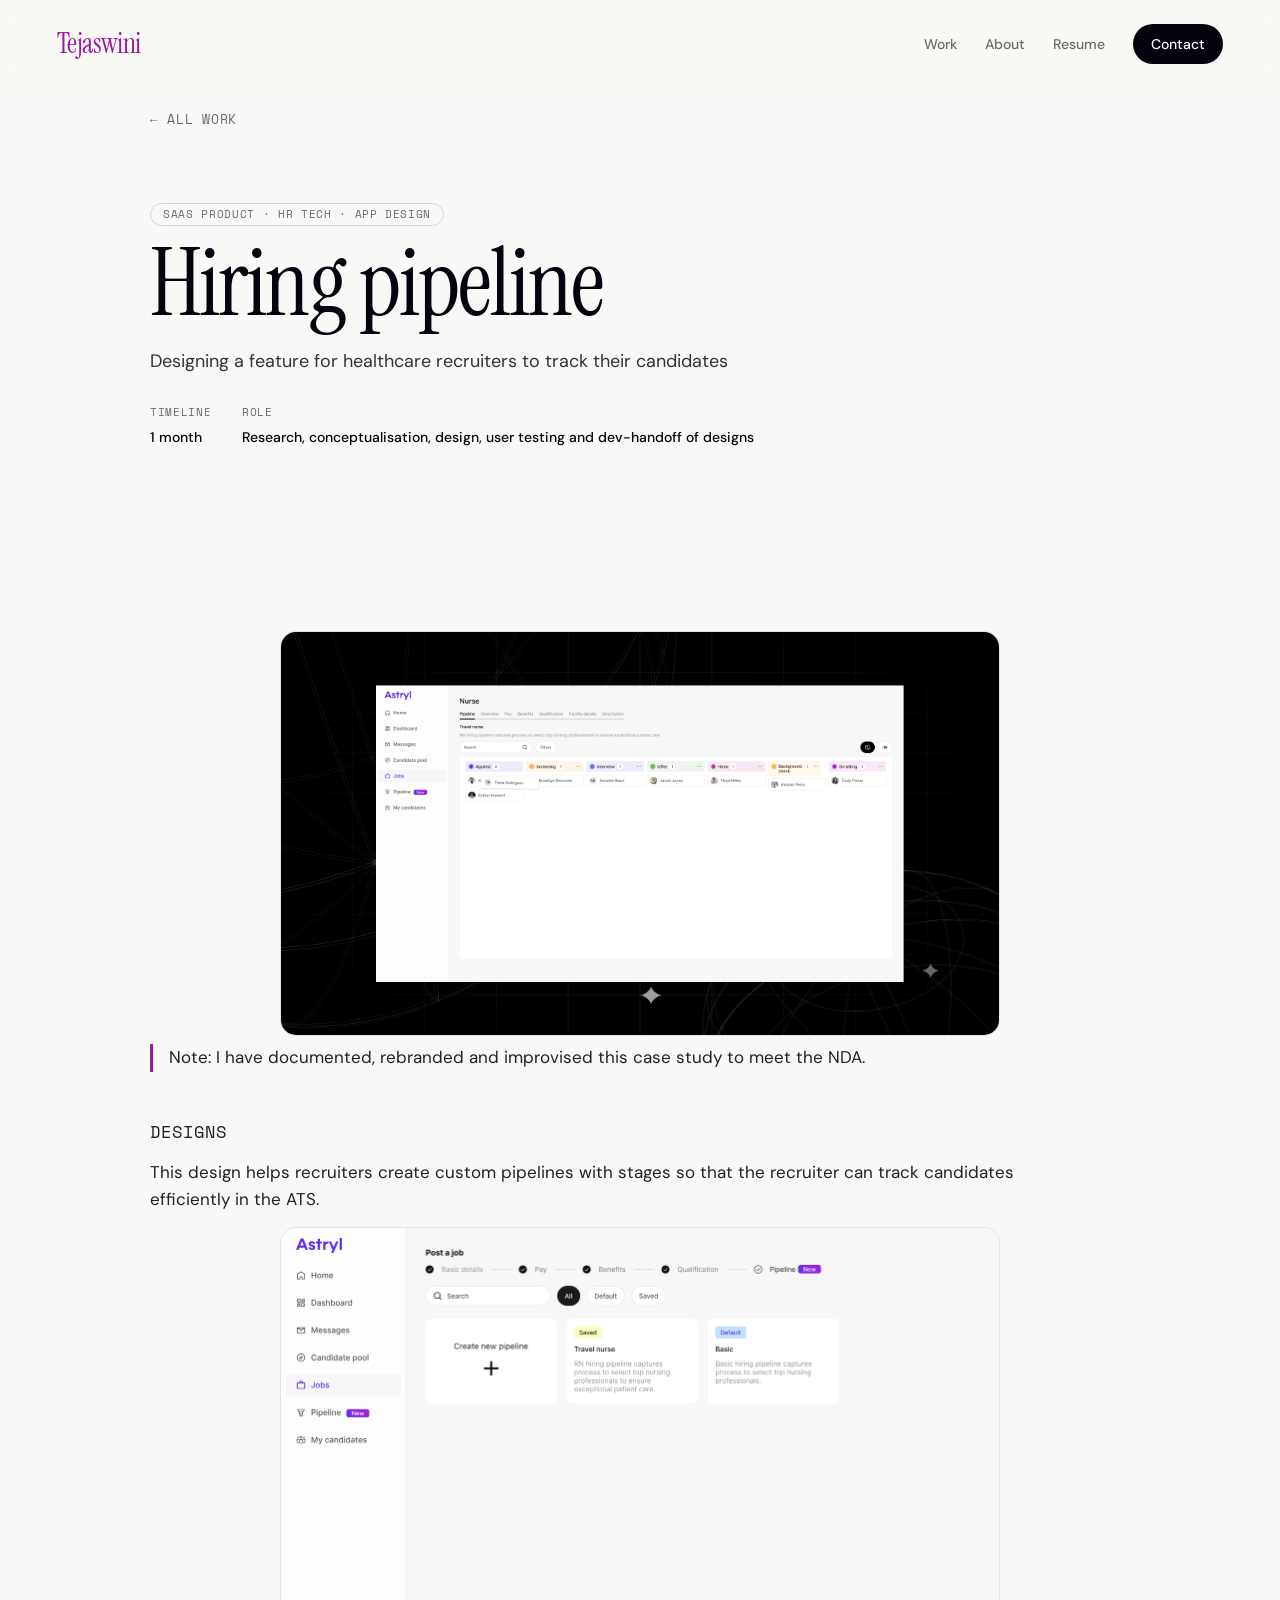
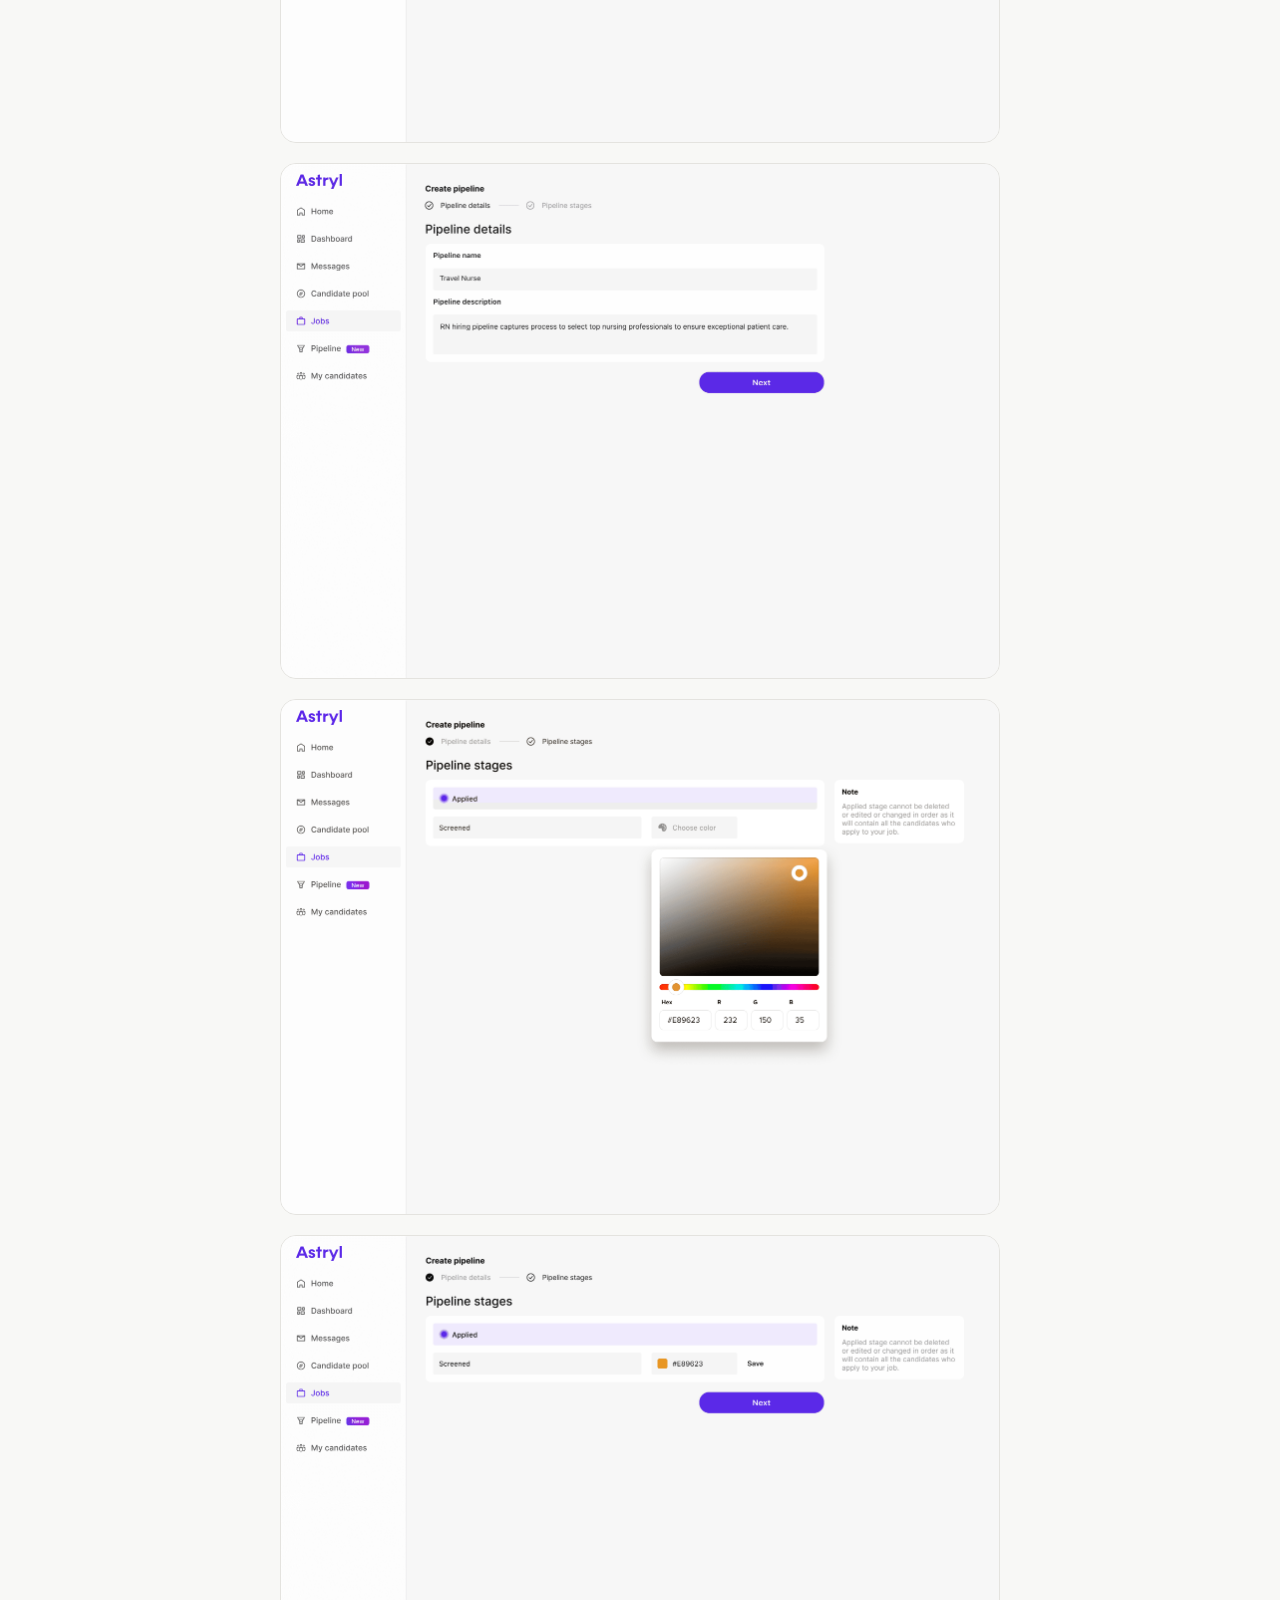
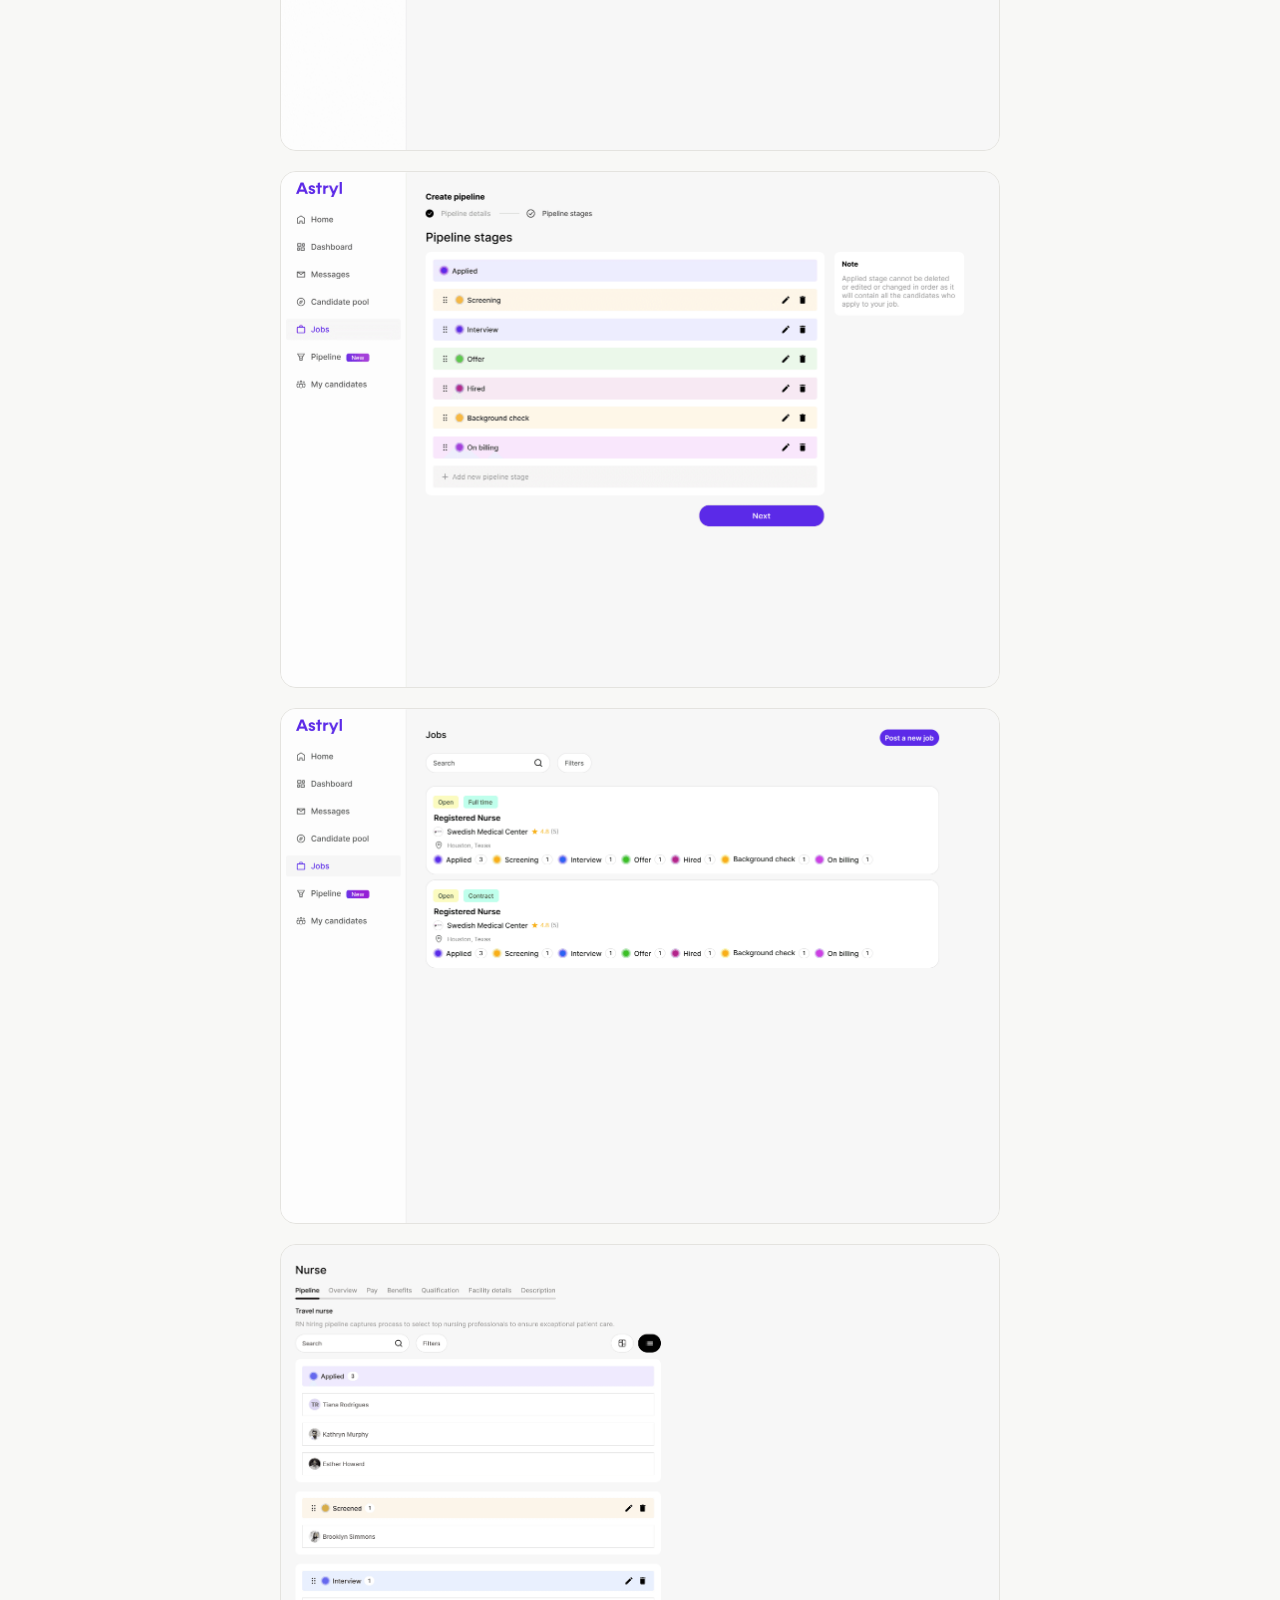
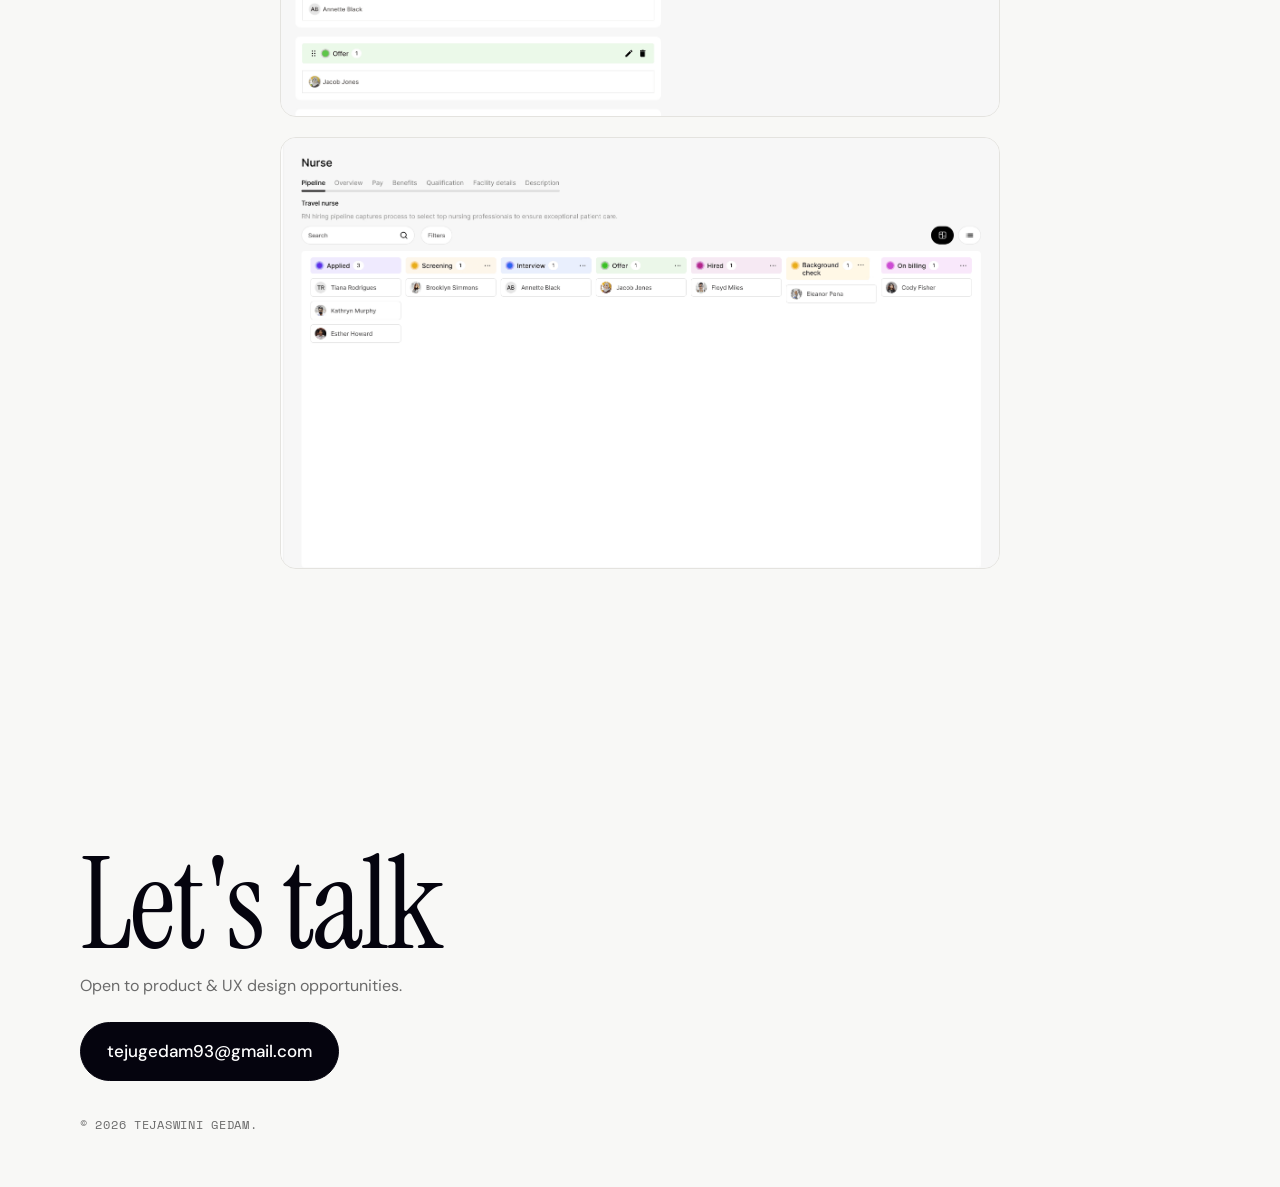
<file: work/hiring-pipeline.html>
<!doctype html>
<html lang="en">
<head>
<meta charset="utf-8">
<meta name="viewport" content="width=device-width, initial-scale=1">
<title>Hiring pipeline — Tejaswini Gedam</title>
<meta name="description" content="Designing a custom hiring pipeline feature so healthcare recruiters can track candidates efficiently in an ATS.">
<link rel="preload" as="font" type="font/woff2" href="../fonts/instrument-serif-latin.woff2" crossorigin>
<link rel="preload" as="font" type="font/woff2" href="../fonts/space-mono-latin.woff2" crossorigin>
<link rel="preload" as="font" type="font/woff2" href="../fonts/dm-sans-latin.woff2" crossorigin>
<link rel="stylesheet" href="../fonts/fonts.css">
<link rel="stylesheet" href="../styles.css">
<link rel="stylesheet" href="../case-theme.css">
</head>
<body>

<header class="nav">
  <a class="brand" href="../index.html">Tejaswini</a>
  <nav>
    <div class="nav-links">
      <a href="../index.html#work">Work</a>
      <a href="../index.html#about">About</a>
      <a href="../Tejaswini-Gedam-Resume.pdf" target="_blank" rel="noopener">Resume</a>
    </div>
    <a class="nav-cta" href="mailto:tejugedam93@gmail.com">Contact</a>
  </nav>
</header>
<main class="case uniform">
  <a class="back" href="../index.html#work">← All work</a>
  <header class="case-hero">
    <span class="type-tag">SaaS Product · HR Tech · App Design</span>
    <h1>Hiring pipeline</h1>
    <p class="lede">Designing a feature for healthcare recruiters to track their candidates</p>
    <div class="meta"><div><dt>Timeline</dt><dd>1 month</dd></div><div><dt>Role</dt><dd>Research, conceptualisation, design, user testing and dev-handoff of designs</dd></div></div>
  </header>

  <div class="sheet">
  <section class="case-block">
    <figure class="shot"><img src="img/hiring-hero.png" alt="Hiring pipeline overview" loading="lazy"></figure>
    <p class="context-note">Note: I have documented, rebranded and improvised this case study to meet the NDA.</p>
  </section>

  <section class="case-block">
    <p class="beat">Designs</p>
    <p>This design helps recruiters create custom pipelines with stages so that the recruiter can track candidates efficiently in the ATS.</p>
    <figure class="shot"><img src="img/hiring-1.png" alt="Hiring pipeline design, screen 1" loading="lazy"></figure>
    <figure class="shot"><img src="img/hiring-2.png" alt="Hiring pipeline design, screen 2" loading="lazy"></figure>
    <figure class="shot"><img src="img/hiring-3.png" alt="Hiring pipeline design, screen 3" loading="lazy"></figure>
    <figure class="shot"><img src="img/hiring-4.png" alt="Hiring pipeline design, screen 4" loading="lazy"></figure>
    <figure class="shot"><img src="img/hiring-5.png" alt="Hiring pipeline design, screen 5" loading="lazy"></figure>
    <figure class="shot"><img src="img/hiring-6.png" alt="Hiring pipeline design, screen 6" loading="lazy"></figure>
    <figure class="shot"><img src="img/hiring-7.png" alt="Hiring pipeline design, screen 7" loading="lazy"></figure>
    <figure class="shot"><img src="img/hiring-8.png" alt="Hiring pipeline design, screen 8" loading="lazy"></figure>
  </section>
  </div>
</main>
<footer class="foot">
  <div>
    <h3>Let's talk</h3>
    <p>Open to product &amp; UX design opportunities.</p>
    <a class="btn" href="mailto:tejugedam93@gmail.com">tejugedam93@gmail.com</a>
  </div>
  <p class="fine">© 2026 Tejaswini Gedam.</p>
</footer>
</body></html>
</file>
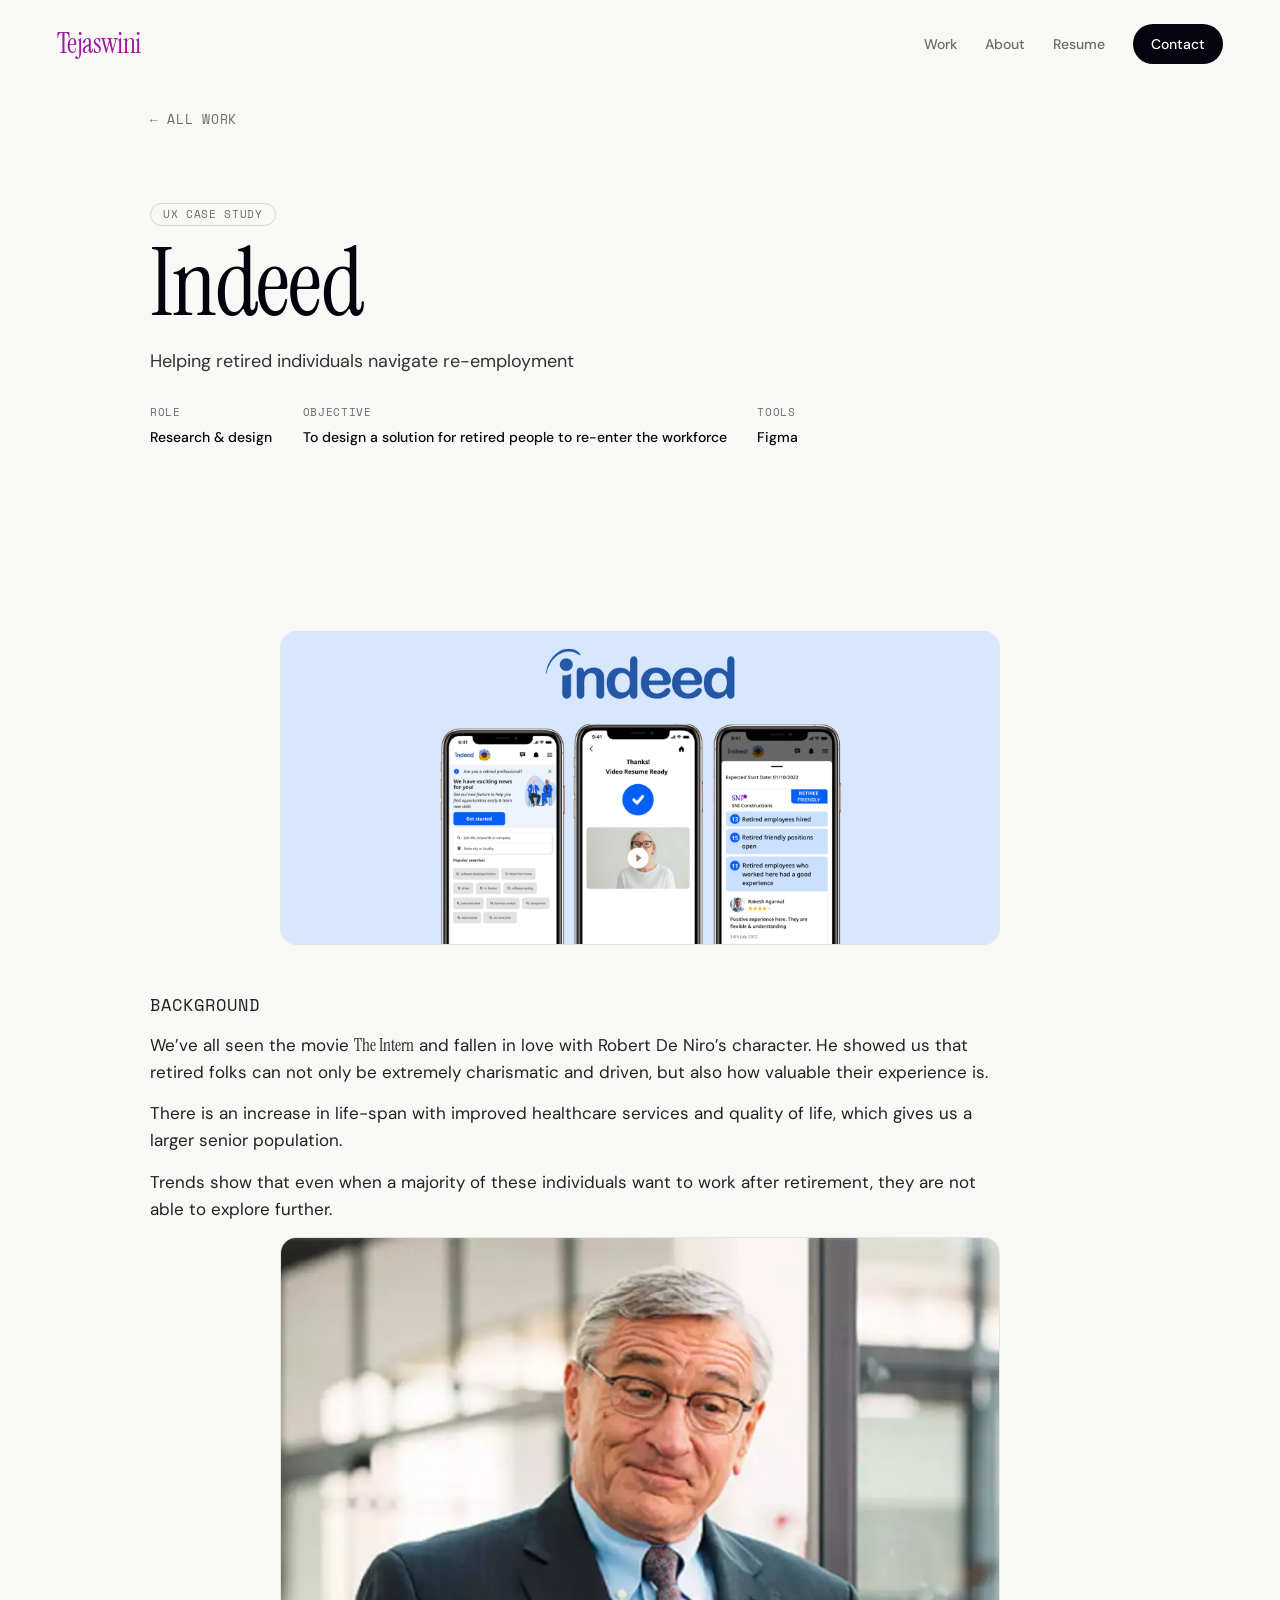
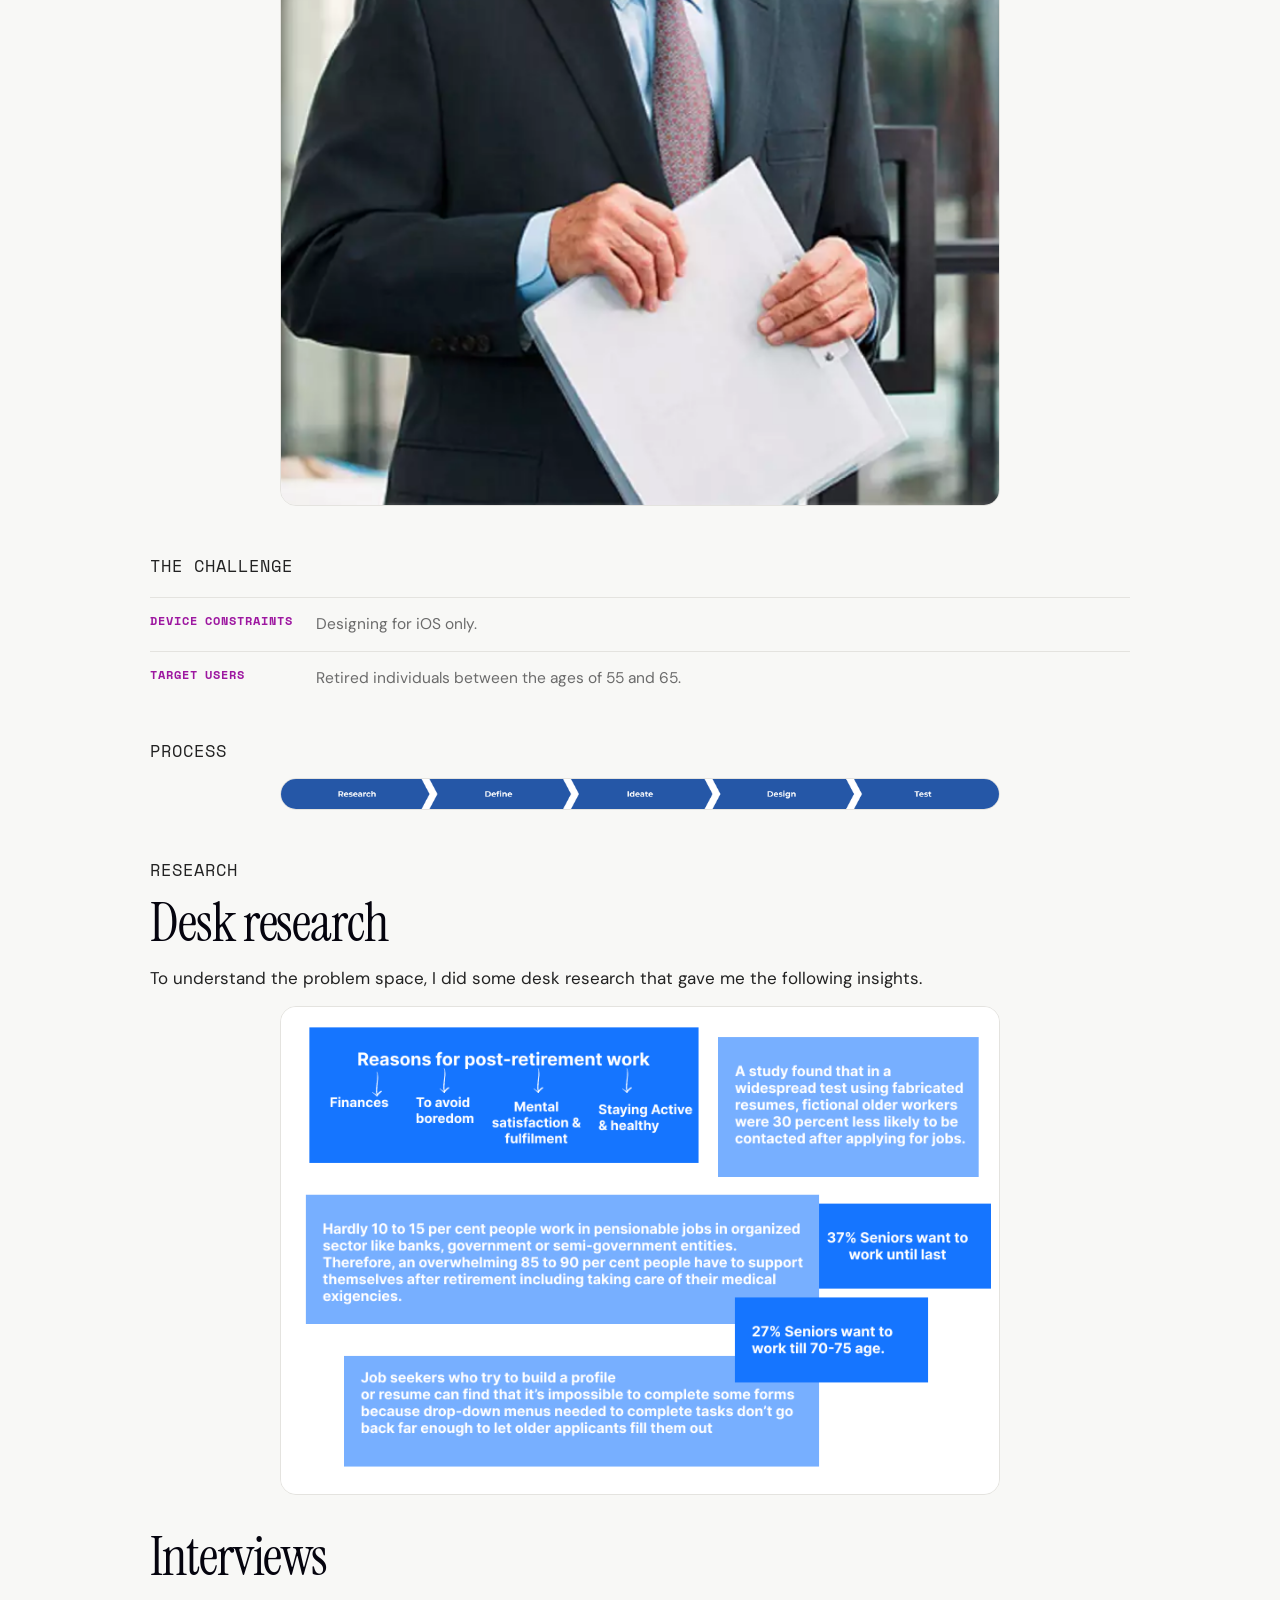
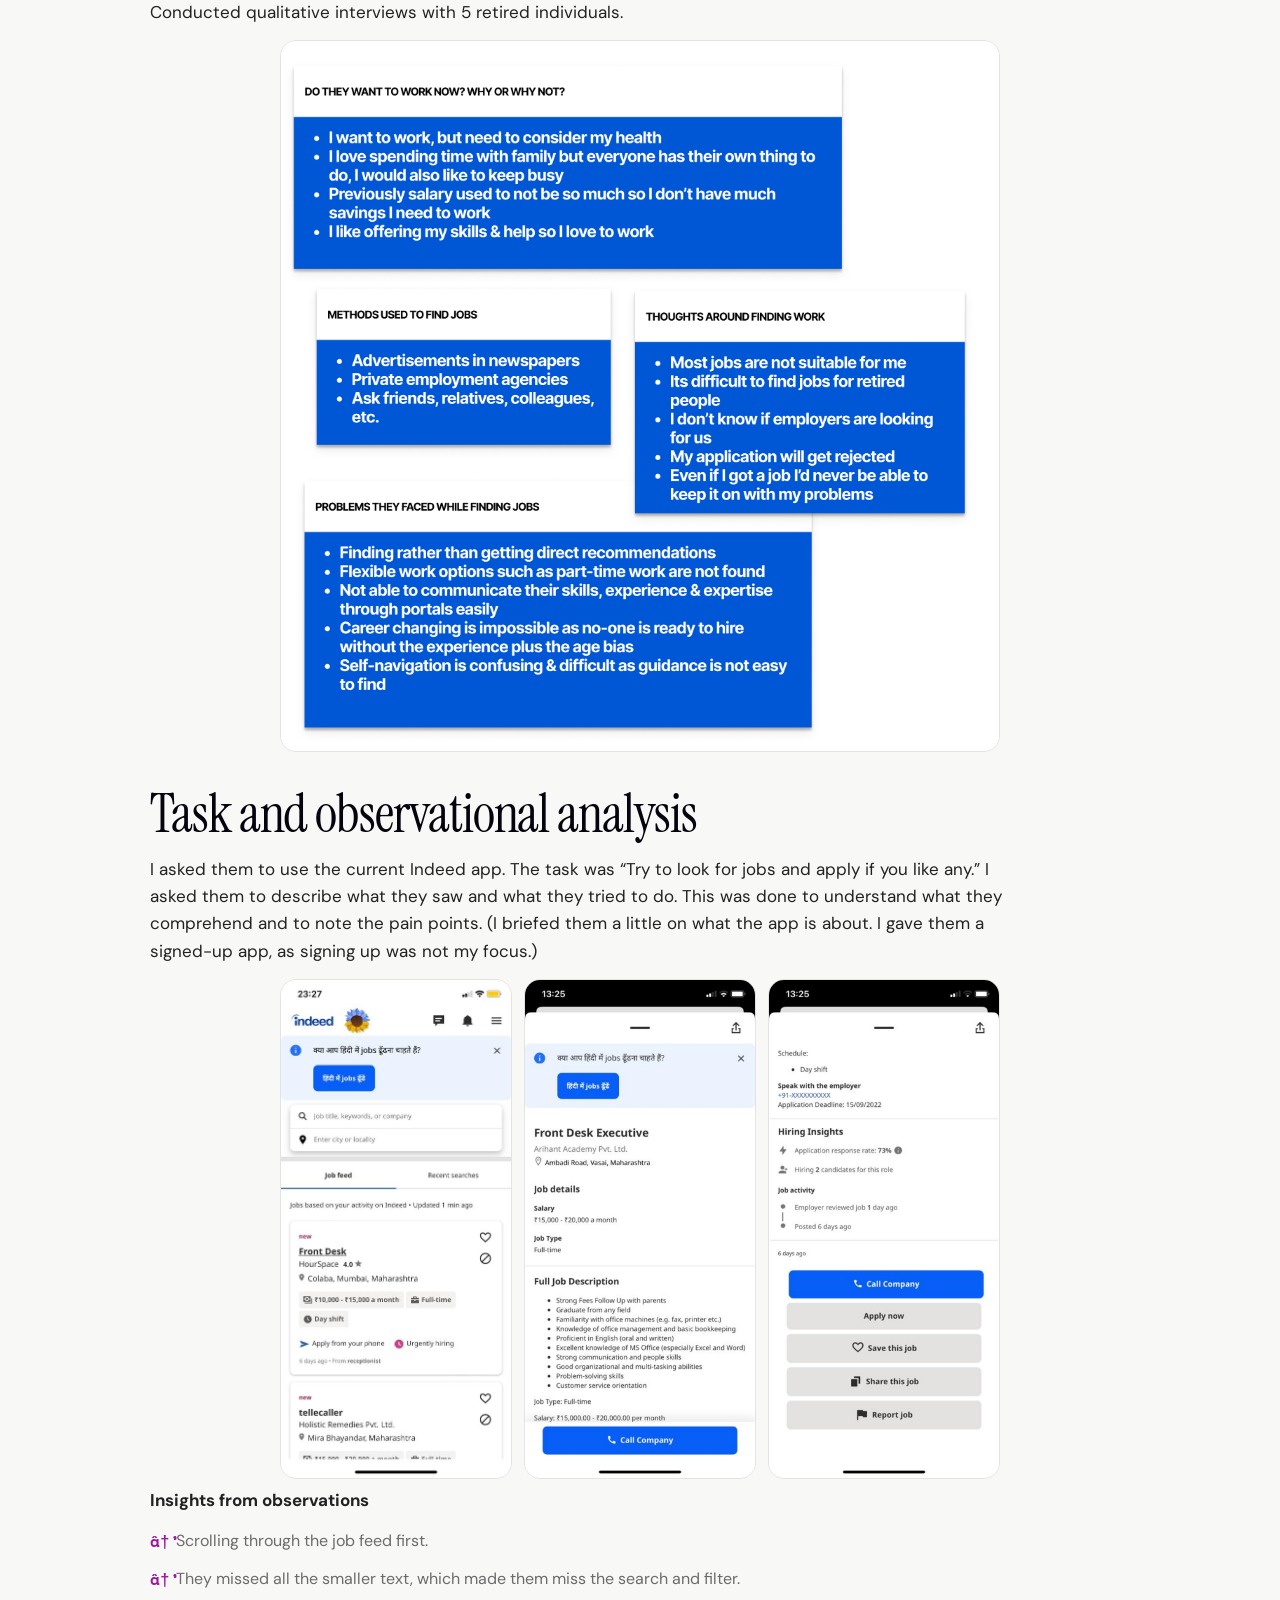
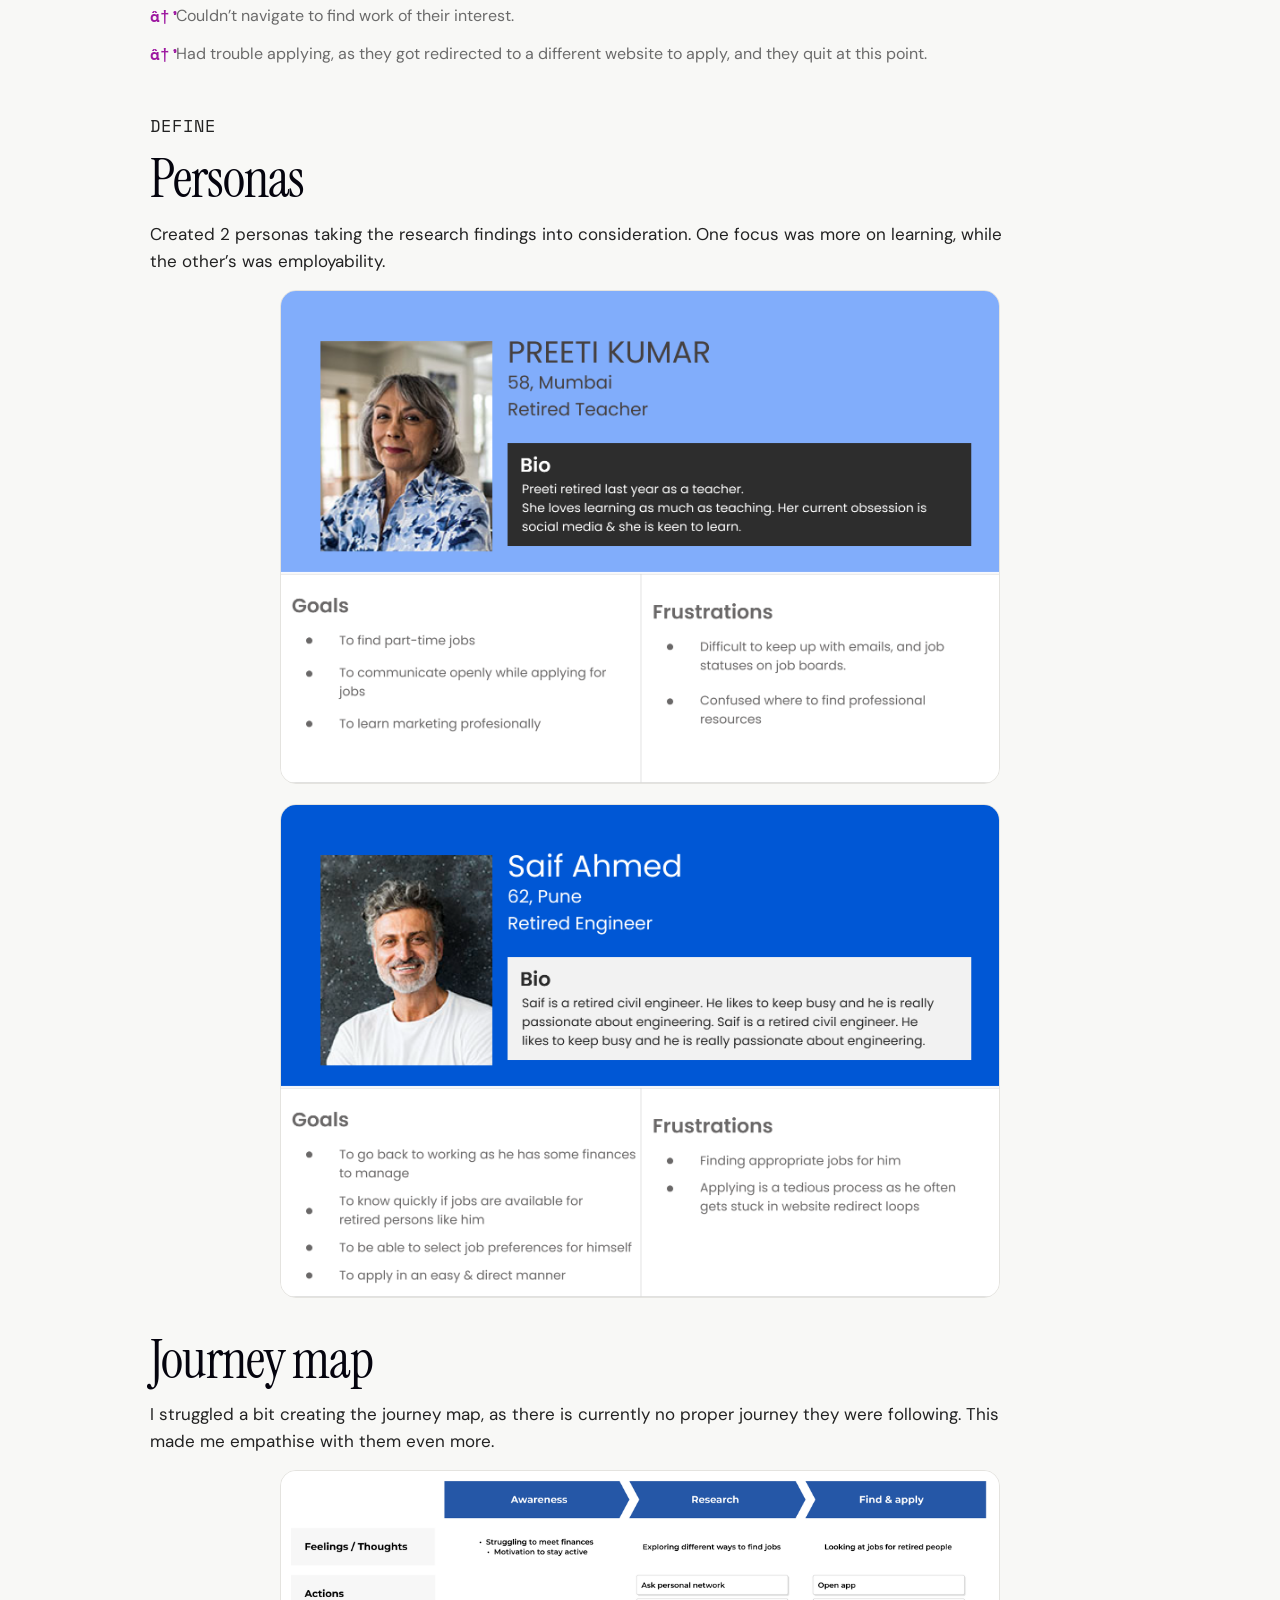
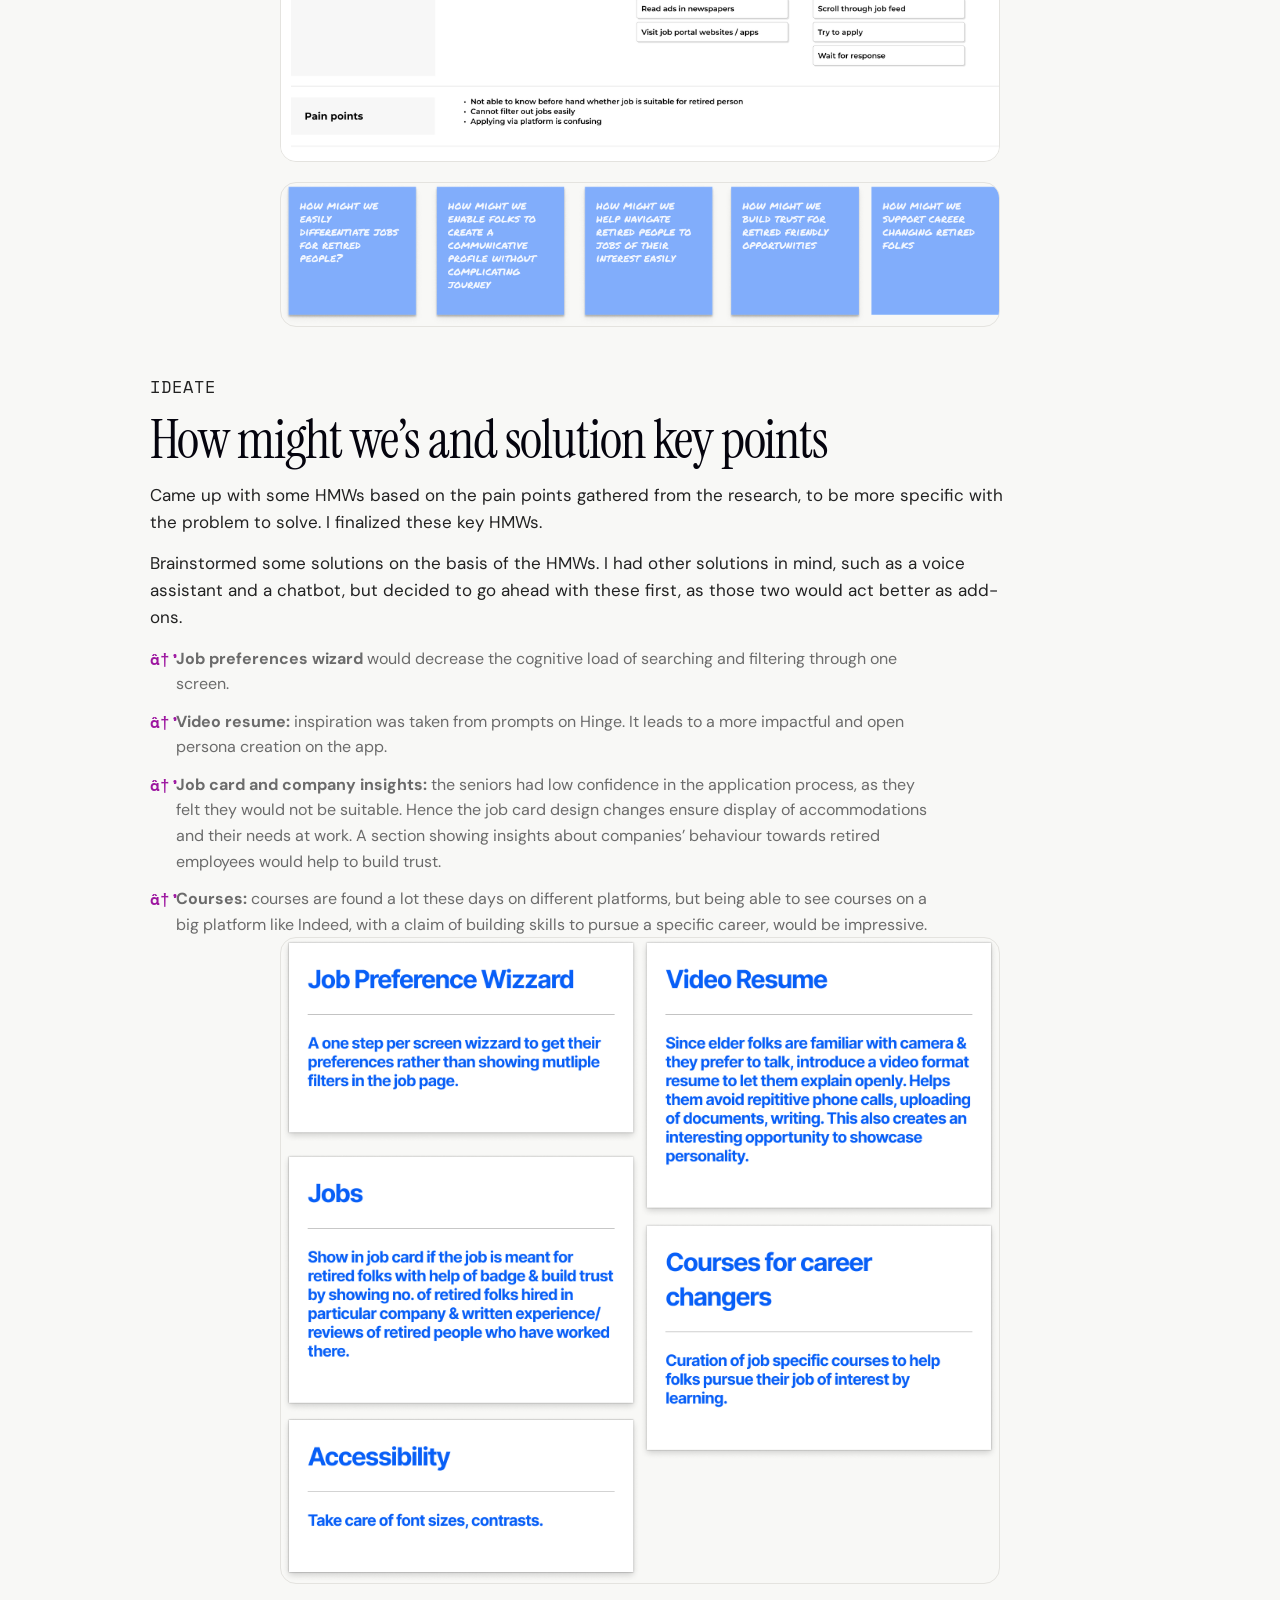
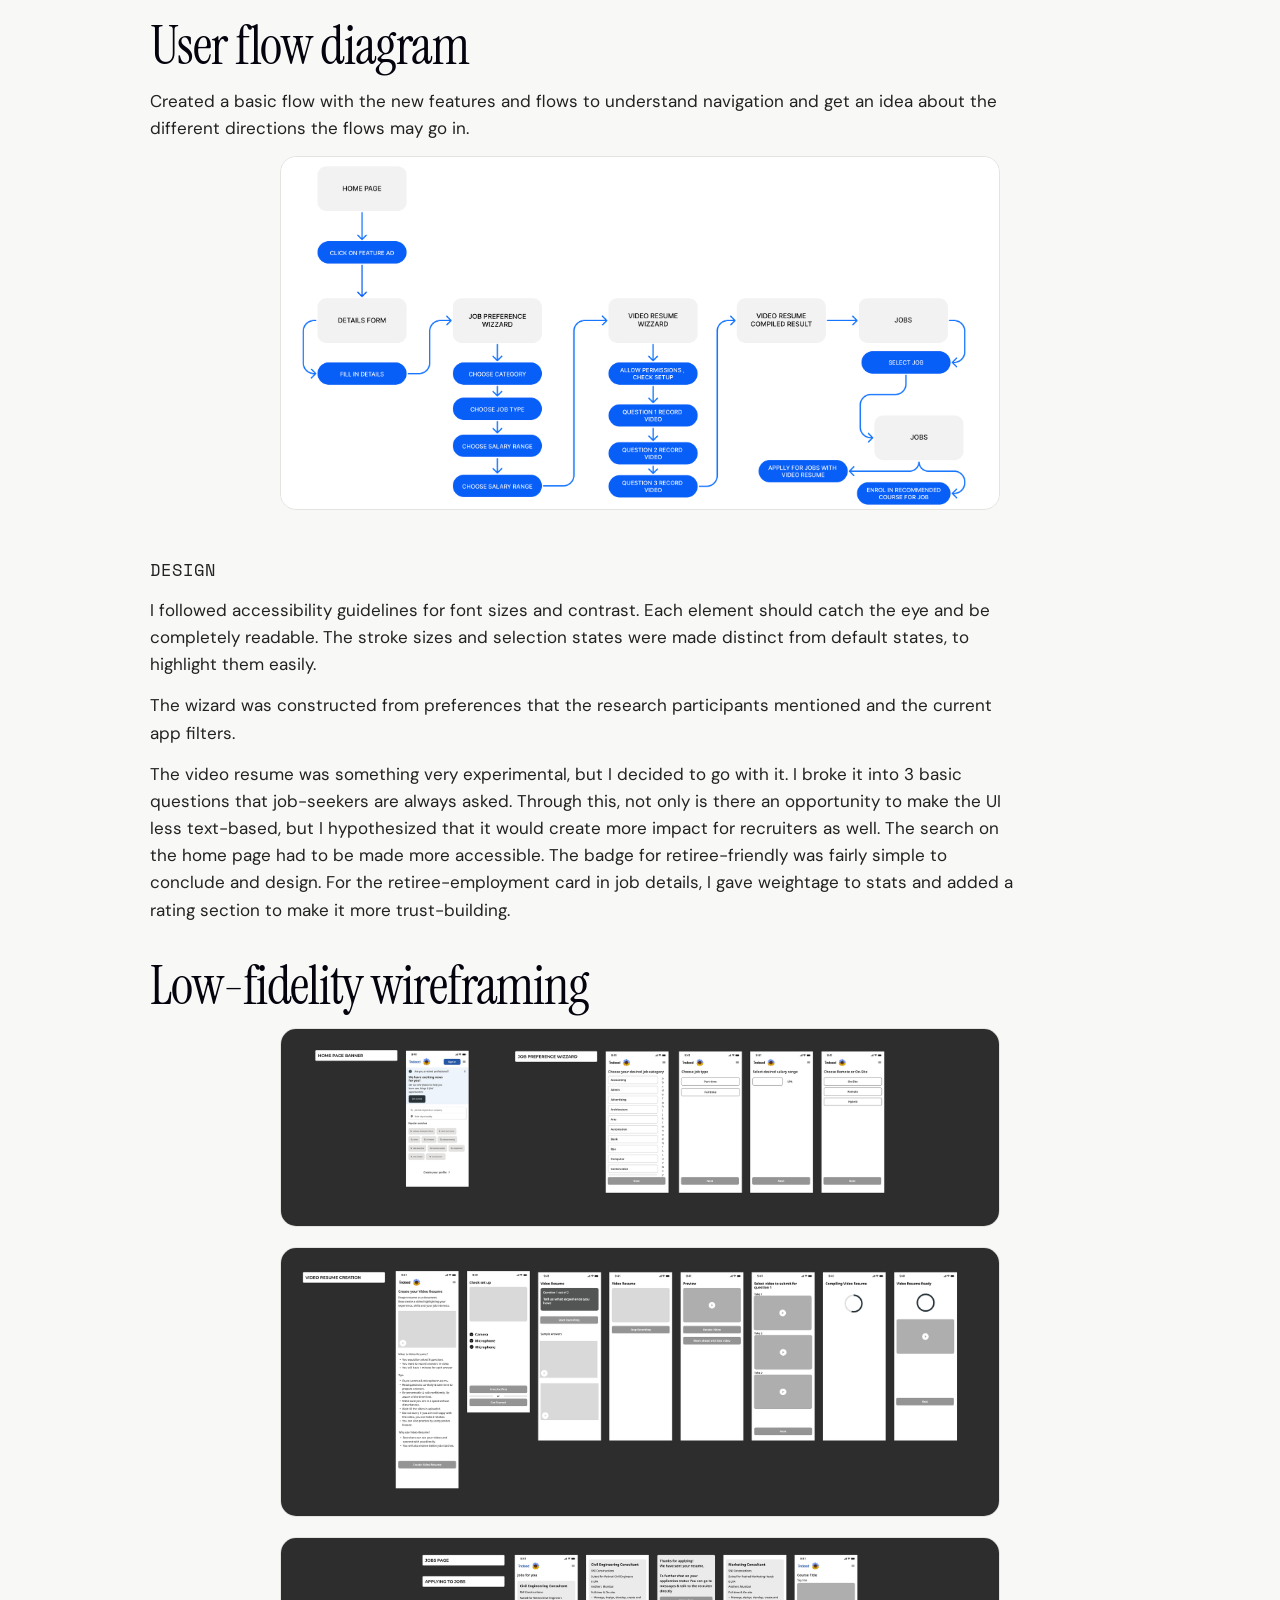
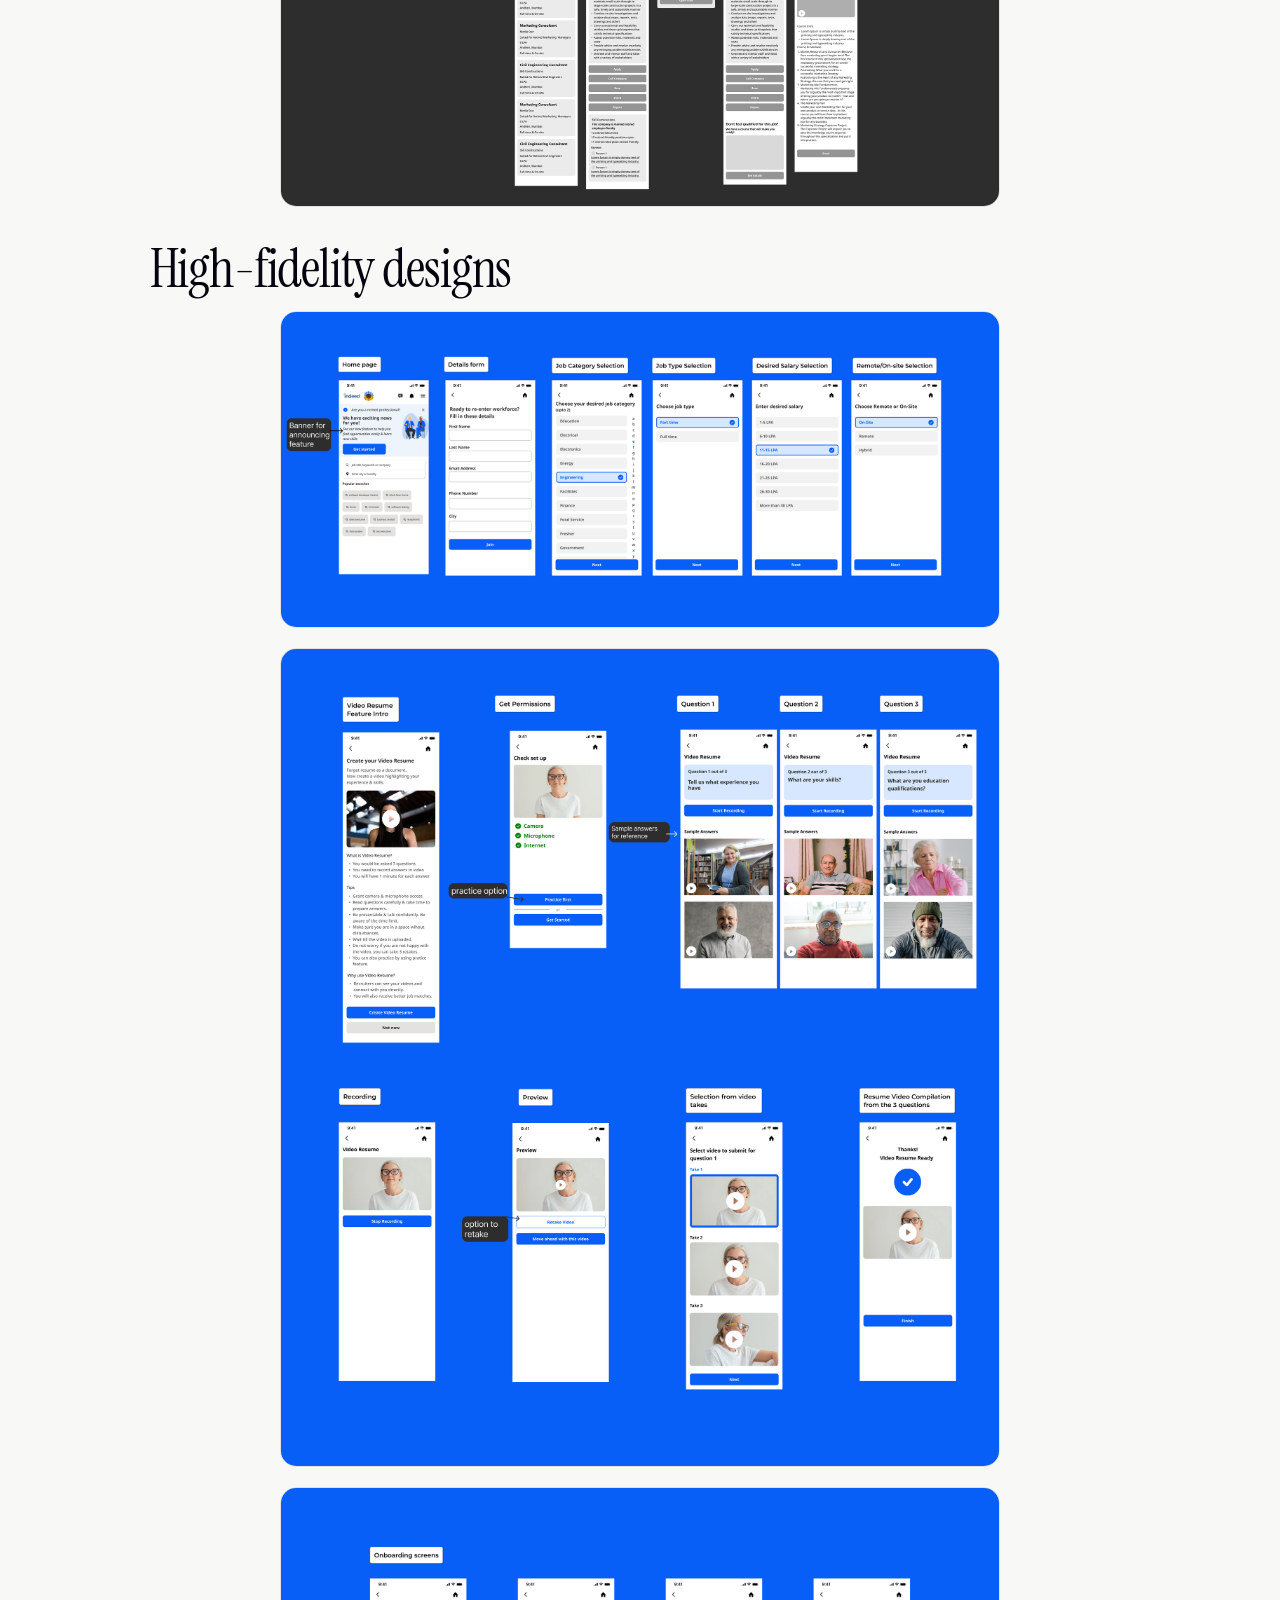
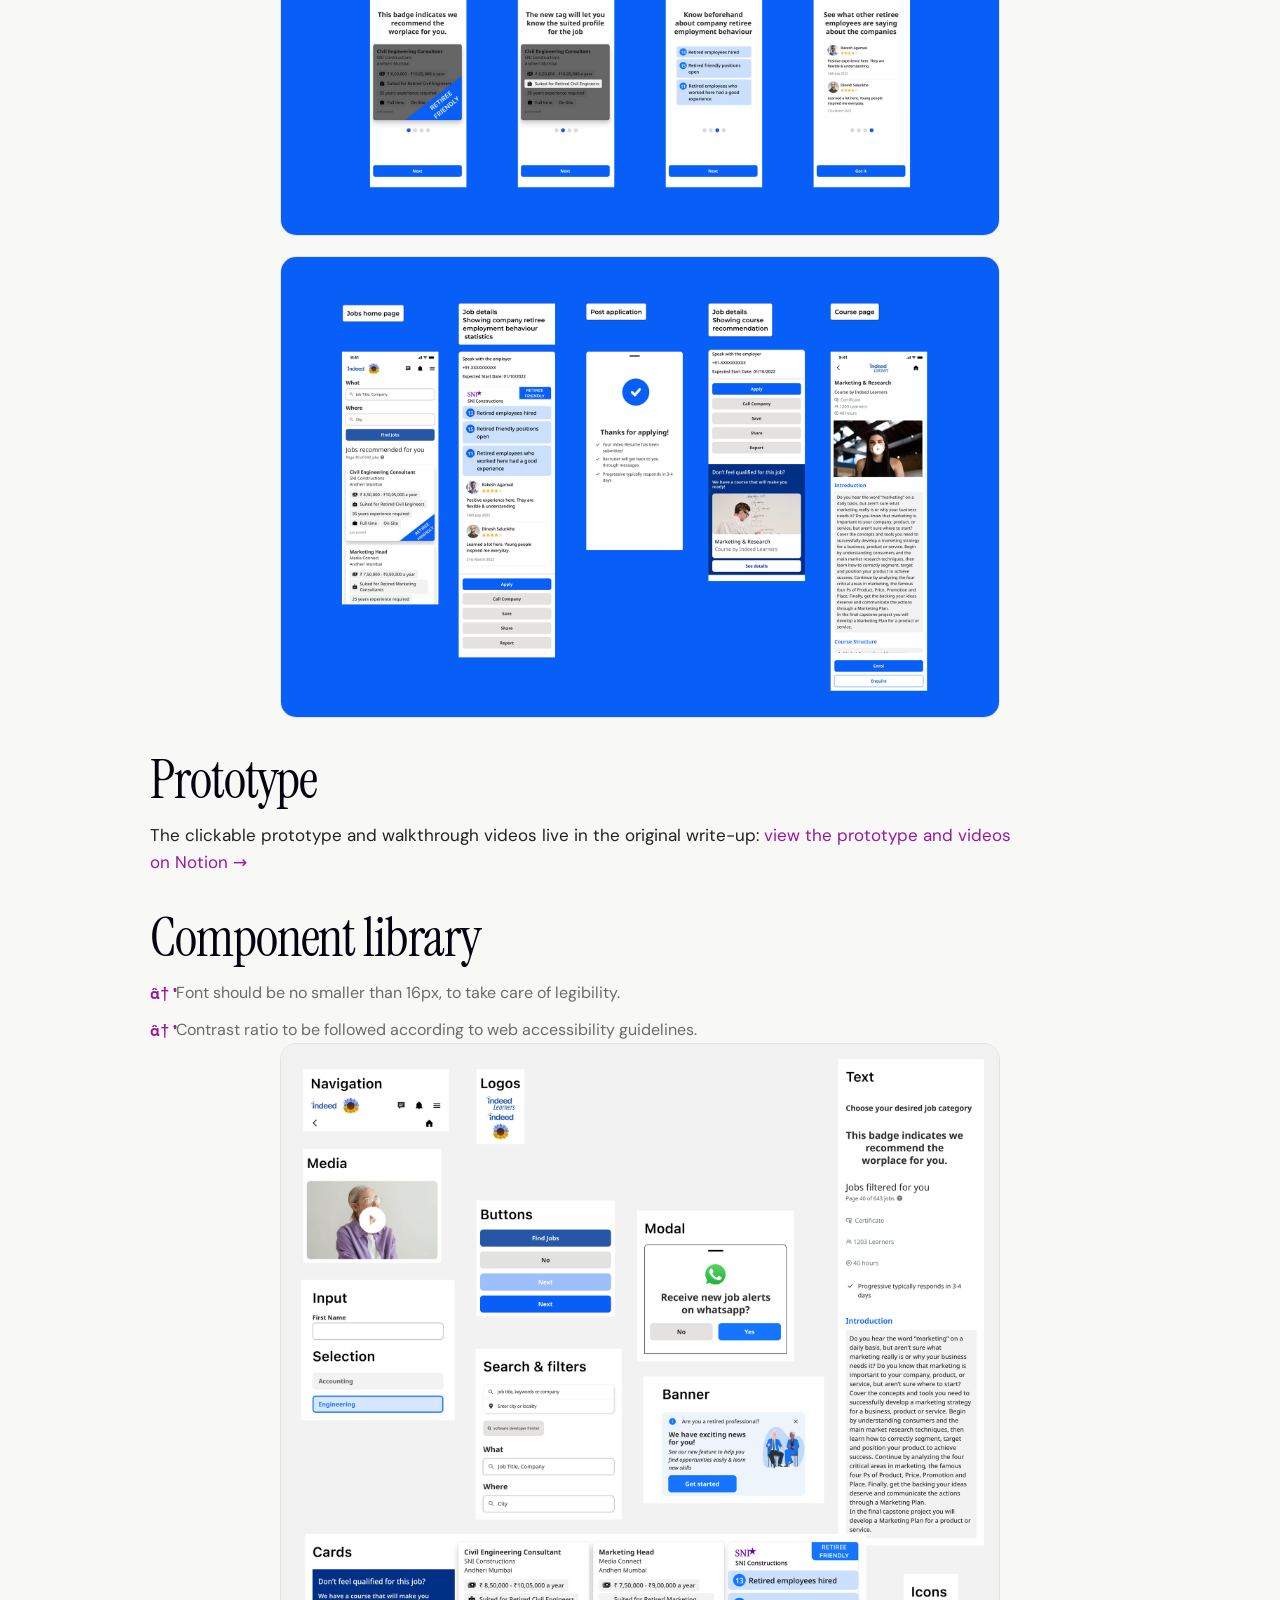
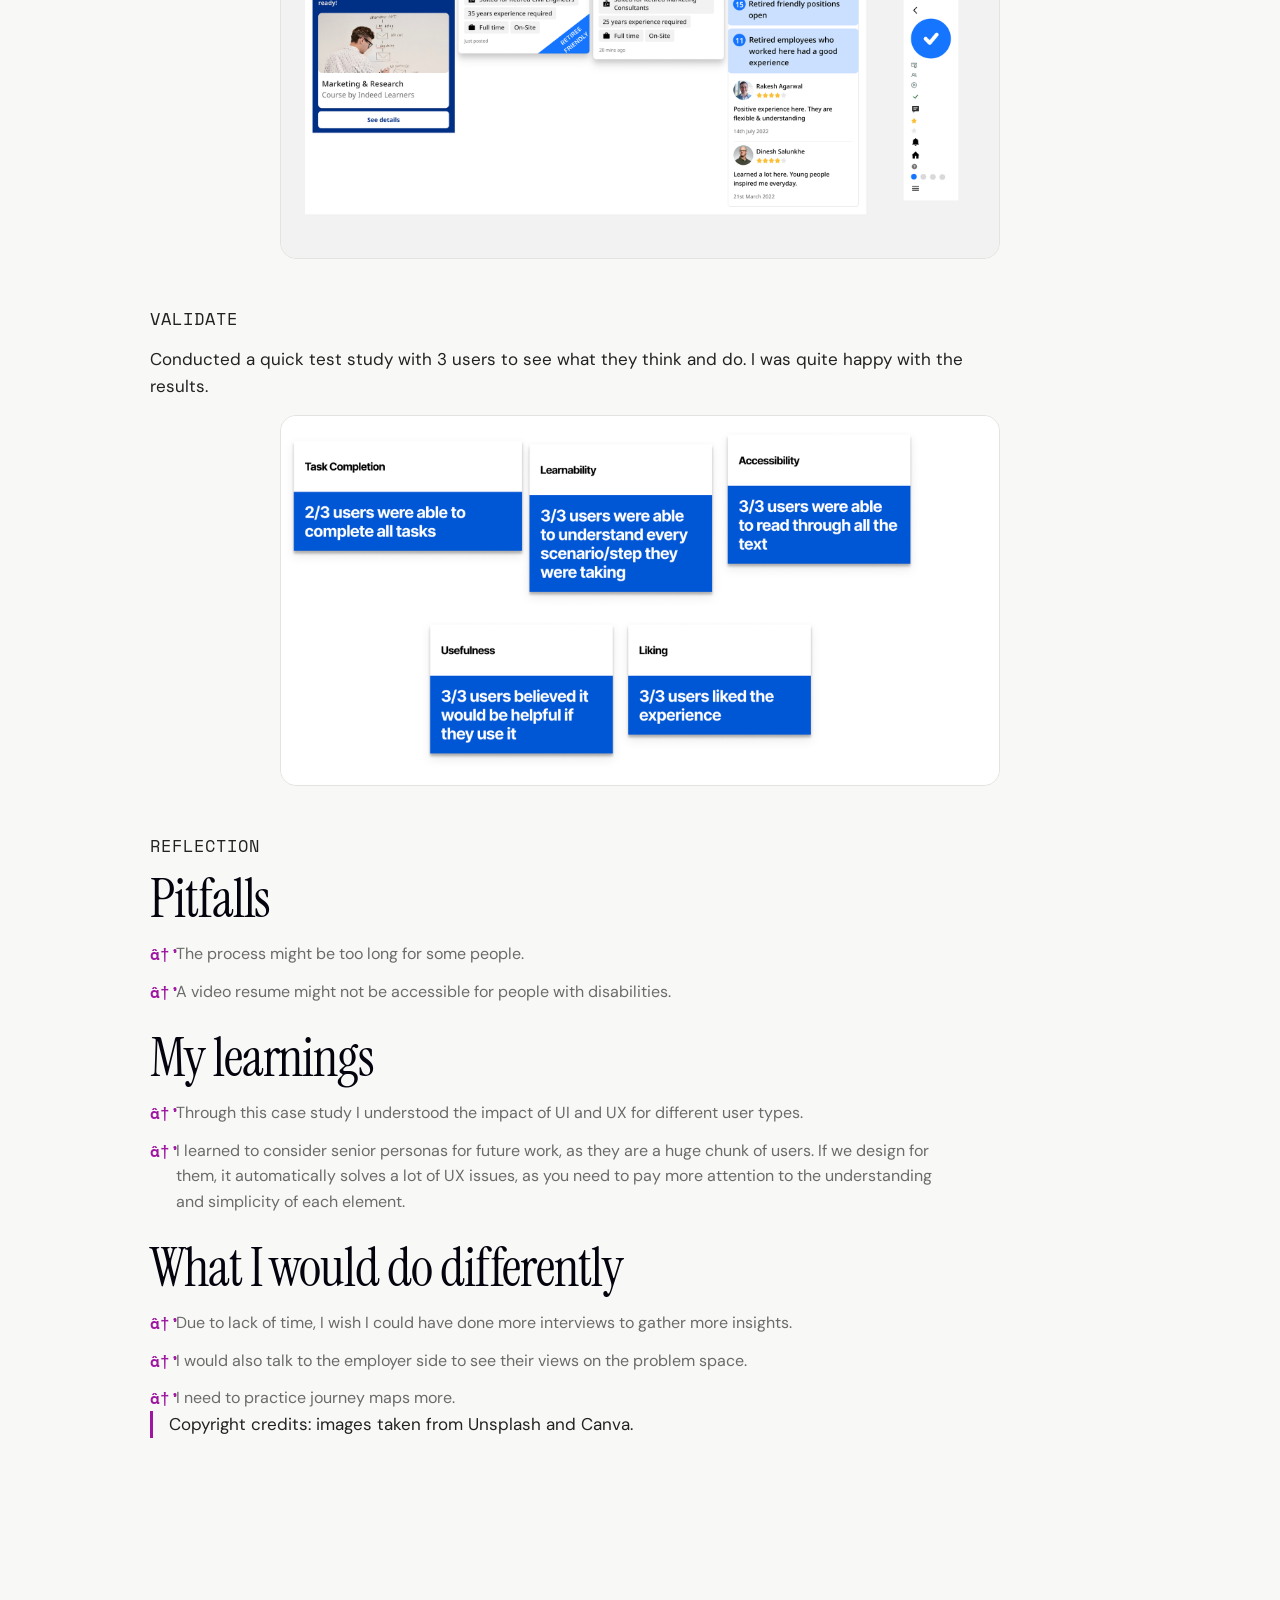
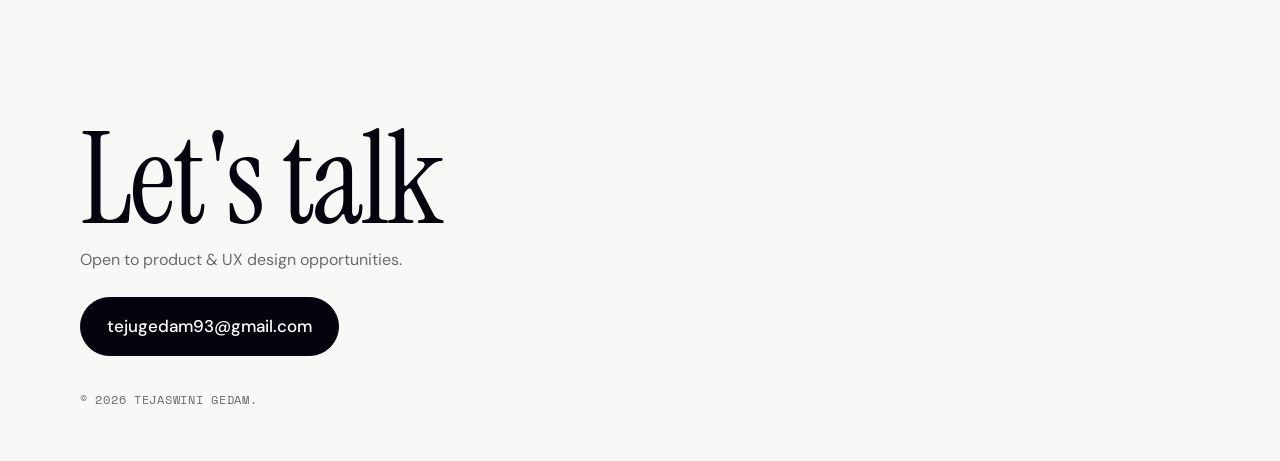
<file: work/indeed.html>
<!doctype html>
<html lang="en">
<head>
<meta charset="utf-8">
<meta name="viewport" content="width=device-width, initial-scale=1">
<title>Indeed — Helping retired individuals navigate re-employment — Tejaswini Gedam</title>
<meta name="description" content="A UX case study on helping retired individuals re-enter the workforce through a redesigned Indeed iOS experience.">
<link rel="preload" as="font" type="font/woff2" href="../fonts/instrument-serif-latin.woff2" crossorigin>
<link rel="preload" as="font" type="font/woff2" href="../fonts/space-mono-latin.woff2" crossorigin>
<link rel="preload" as="font" type="font/woff2" href="../fonts/dm-sans-latin.woff2" crossorigin>
<link rel="stylesheet" href="../fonts/fonts.css">
<link rel="stylesheet" href="../styles.css">
<link rel="stylesheet" href="../case-theme.css">
</head>
<body>

<header class="nav">
  <a class="brand" href="../index.html">Tejaswini</a>
  <nav>
    <div class="nav-links">
      <a href="../index.html#work">Work</a>
      <a href="../index.html#about">About</a>
      <a href="../Tejaswini-Gedam-Resume.pdf" target="_blank" rel="noopener">Resume</a>
    </div>
    <a class="nav-cta" href="mailto:tejugedam93@gmail.com">Contact</a>
  </nav>
</header>
<main class="case uniform">
  <a class="back" href="../index.html#work">← All work</a>
  <header class="case-hero">
    <span class="type-tag">UX Case Study</span>
    <h1>Indeed</h1>
    <p class="lede">Helping retired individuals navigate re-employment</p>
    <div class="meta"><div><dt>Role</dt><dd>Research &amp; design</dd></div><div><dt>Objective</dt><dd>To design a solution for retired people to re-enter the workforce</dd></div><div><dt>Tools</dt><dd>Figma</dd></div></div>
  </header>

  <div class="sheet">
  <section class="case-block">
    <figure class="shot"><img src="img/indeed-hero.png" alt="Indeed case study cover" loading="lazy"></figure>
  </section>

  <section class="case-block">
    <p class="beat">Background</p>
    <p>We’ve all seen the movie <em>The Intern</em> and fallen in love with Robert De Niro’s character. He showed us that retired folks can not only be extremely charismatic and driven, but also how valuable their experience is.</p>
    <p>There is an increase in life-span with improved healthcare services and quality of life, which gives us a larger senior population.</p>
    <p>Trends show that even when a majority of these individuals want to work after retirement, they are not able to explore further.</p>
    <figure class="shot"><img src="img/indeed-intern.png" alt="Still from The Intern" loading="lazy"></figure>
  </section>

  <section class="case-block">
    <p class="beat">The challenge</p>
    <dl class="decision">
      <div><dt>Device constraints</dt><dd>Designing for iOS only.</dd></div>
      <div><dt>Target users</dt><dd>Retired individuals between the ages of 55 and 65.</dd></div>
    </dl>
  </section>

  <section class="case-block">
    <p class="beat">Process</p>
    <figure class="shot"><img src="img/indeed-process.png" alt="Design process: research, define, ideate, design, validate" loading="lazy"></figure>
  </section>

  <section class="case-block">
    <p class="beat">Research</p>
    <h2>Desk research</h2>
    <p>To understand the problem space, I did some desk research that gave me the following insights.</p>
    <figure class="shot"><img src="img/indeed-desk-research.png" alt="Desk research insights" loading="lazy"></figure>

    <h2 style="margin-top:36px">Interviews</h2>
    <p>Conducted qualitative interviews with 5 retired individuals.</p>
    <figure class="shot"><img src="img/indeed-interviews.png" alt="Interview findings" loading="lazy"></figure>

    <h2 style="margin-top:36px">Task and observational analysis</h2>
    <p>I asked them to use the current Indeed app. The task was “Try to look for jobs and apply if you like any.” I asked them to describe what they saw and what they tried to do. This was done to understand what they comprehend and to note the pain points. (I briefed them a little on what the app is about. I gave them a signed-up app, as signing up was not my focus.)</p>
    <figure class="shot trio">
      <img src="img/indeed-observation-1.png" alt="Current Indeed app screen shown to participants" loading="lazy">
      <img src="img/indeed-observation-2.png" alt="Current Indeed app screen shown to participants" loading="lazy">
      <img src="img/indeed-observation-3.png" alt="Current Indeed app screen shown to participants" loading="lazy">
    </figure>
    <p><strong>Insights from observations</strong></p>
    <ul class="ticks">
      <li>Scrolling through the job feed first.</li>
      <li>They missed all the smaller text, which made them miss the search and filter.</li>
      <li>Couldn’t navigate to find work of their interest.</li>
      <li>Had trouble applying, as they got redirected to a different website to apply, and they quit at this point.</li>
    </ul>
  </section>

  <section class="case-block">
    <p class="beat">Define</p>
    <h2>Personas</h2>
    <p>Created 2 personas taking the research findings into consideration. One focus was more on learning, while the other’s was employability.</p>
    <figure class="shot"><img src="img/indeed-persona-1.png" alt="Persona 1" loading="lazy"></figure>
    <figure class="shot"><img src="img/indeed-persona-2.png" alt="Persona 2" loading="lazy"></figure>

    <h2 style="margin-top:36px">Journey map</h2>
    <p>I struggled a bit creating the journey map, as there is currently no proper journey they were following. This made me empathise with them even more.</p>
    <figure class="shot"><img src="img/indeed-journey-1.png" alt="Journey map, part 1" loading="lazy"></figure>
    <figure class="shot"><img src="img/indeed-journey-2.png" alt="Journey map, part 2" loading="lazy"></figure>
  </section>

  <section class="case-block">
    <p class="beat">Ideate</p>
    <h2>How might we’s and solution key points</h2>
    <p>Came up with some HMWs based on the pain points gathered from the research, to be more specific with the problem to solve. I finalized these key HMWs.</p>
    <p>Brainstormed some solutions on the basis of the HMWs. I had other solutions in mind, such as a voice assistant and a chatbot, but decided to go ahead with these first, as those two would act better as add-ons.</p>
    <ul class="ticks">
      <li><strong>Job preferences wizard</strong> would decrease the cognitive load of searching and filtering through one screen.</li>
      <li><strong>Video resume:</strong> inspiration was taken from prompts on Hinge. It leads to a more impactful and open persona creation on the app.</li>
      <li><strong>Job card and company insights:</strong> the seniors had low confidence in the application process, as they felt they would not be suitable. Hence the job card design changes ensure display of accommodations and their needs at work. A section showing insights about companies’ behaviour towards retired employees would help to build trust.</li>
      <li><strong>Courses:</strong> courses are found a lot these days on different platforms, but being able to see courses on a big platform like Indeed, with a claim of building skills to pursue a specific career, would be impressive.</li>
    </ul>
    <figure class="shot"><img src="img/indeed-hmw.png" alt="How might we statements and solution key points" loading="lazy"></figure>

    <h2 style="margin-top:36px">User flow diagram</h2>
    <p>Created a basic flow with the new features and flows to understand navigation and get an idea about the different directions the flows may go in.</p>
    <figure class="shot"><img src="img/indeed-userflow.png" alt="User flow diagram" loading="lazy"></figure>
  </section>

  <section class="case-block">
    <p class="beat">Design</p>
    <p>I followed accessibility guidelines for font sizes and contrast. Each element should catch the eye and be completely readable. The stroke sizes and selection states were made distinct from default states, to highlight them easily.</p>
    <p>The wizard was constructed from preferences that the research participants mentioned and the current app filters.</p>
    <p>The video resume was something very experimental, but I decided to go with it. I broke it into 3 basic questions that job-seekers are always asked. Through this, not only is there an opportunity to make the UI less text-based, but I hypothesized that it would create more impact for recruiters as well. The search on the home page had to be made more accessible. The badge for retiree-friendly was fairly simple to conclude and design. For the retiree-employment card in job details, I gave weightage to stats and added a rating section to make it more trust-building.</p>

    <h2 style="margin-top:36px">Low-fidelity wireframing</h2>
    <figure class="shot"><img src="img/indeed-lofi-1.png" alt="Low-fidelity wireframes, part 1" loading="lazy"></figure>
    <figure class="shot"><img src="img/indeed-lofi-2.png" alt="Low-fidelity wireframes, part 2" loading="lazy"></figure>
    <figure class="shot"><img src="img/indeed-lofi-3.png" alt="Low-fidelity wireframes, part 3" loading="lazy"></figure>

    <h2 style="margin-top:36px">High-fidelity designs</h2>
    <figure class="shot"><img src="img/indeed-hifi-1.png" alt="High-fidelity designs, part 1" loading="lazy"></figure>
    <figure class="shot"><img src="img/indeed-hifi-2.png" alt="High-fidelity designs, part 2" loading="lazy"></figure>
    <figure class="shot"><img src="img/indeed-hifi-3.png" alt="High-fidelity designs, part 3" loading="lazy"></figure>
    <figure class="shot"><img src="img/indeed-hifi-4.png" alt="High-fidelity designs, part 4" loading="lazy"></figure>

    <h2 style="margin-top:36px">Prototype</h2>
    <p>The clickable prototype and walkthrough videos live in the original write-up: <a href="https://screeching-volleyball-c97.notion.site/Indeed-case-study-Helping-retired-individuals-navigate-re-employment-ac19fa2f5fb549ceb01ba1394b1c977a" target="_blank" rel="noopener">view the prototype and videos on Notion →</a></p>

    <h2 style="margin-top:36px">Component library</h2>
    <ul class="ticks">
      <li>Font should be no smaller than 16px, to take care of legibility.</li>
      <li>Contrast ratio to be followed according to web accessibility guidelines.</li>
    </ul>
    <figure class="shot"><img src="img/indeed-components.png" alt="Component library" loading="lazy"></figure>
  </section>

  <section class="case-block">
    <p class="beat">Validate</p>
    <p>Conducted a quick test study with 3 users to see what they think and do. I was quite happy with the results.</p>
    <figure class="shot"><img src="img/indeed-validation.png" alt="Validation results" loading="lazy"></figure>
  </section>

  <section class="case-block">
    <p class="beat">Reflection</p>
    <h2>Pitfalls</h2>
    <ul class="ticks">
      <li>The process might be too long for some people.</li>
      <li>A video resume might not be accessible for people with disabilities.</li>
    </ul>
    <h2 style="margin-top:28px">My learnings</h2>
    <ul class="ticks">
      <li>Through this case study I understood the impact of UI and UX for different user types.</li>
      <li>I learned to consider senior personas for future work, as they are a huge chunk of users. If we design for them, it automatically solves a lot of UX issues, as you need to pay more attention to the understanding and simplicity of each element.</li>
    </ul>
    <h2 style="margin-top:28px">What I would do differently</h2>
    <ul class="ticks">
      <li>Due to lack of time, I wish I could have done more interviews to gather more insights.</li>
      <li>I would also talk to the employer side to see their views on the problem space.</li>
      <li>I need to practice journey maps more.</li>
    </ul>
    <p class="context-note">Copyright credits: images taken from Unsplash and Canva.</p>
  </section>
  </div>
</main>
<footer class="foot">
  <div>
    <h3>Let's talk</h3>
    <p>Open to product &amp; UX design opportunities.</p>
    <a class="btn" href="mailto:tejugedam93@gmail.com">tejugedam93@gmail.com</a>
  </div>
  <p class="fine">© 2026 Tejaswini Gedam.</p>
</footer>
</body></html>
</file>
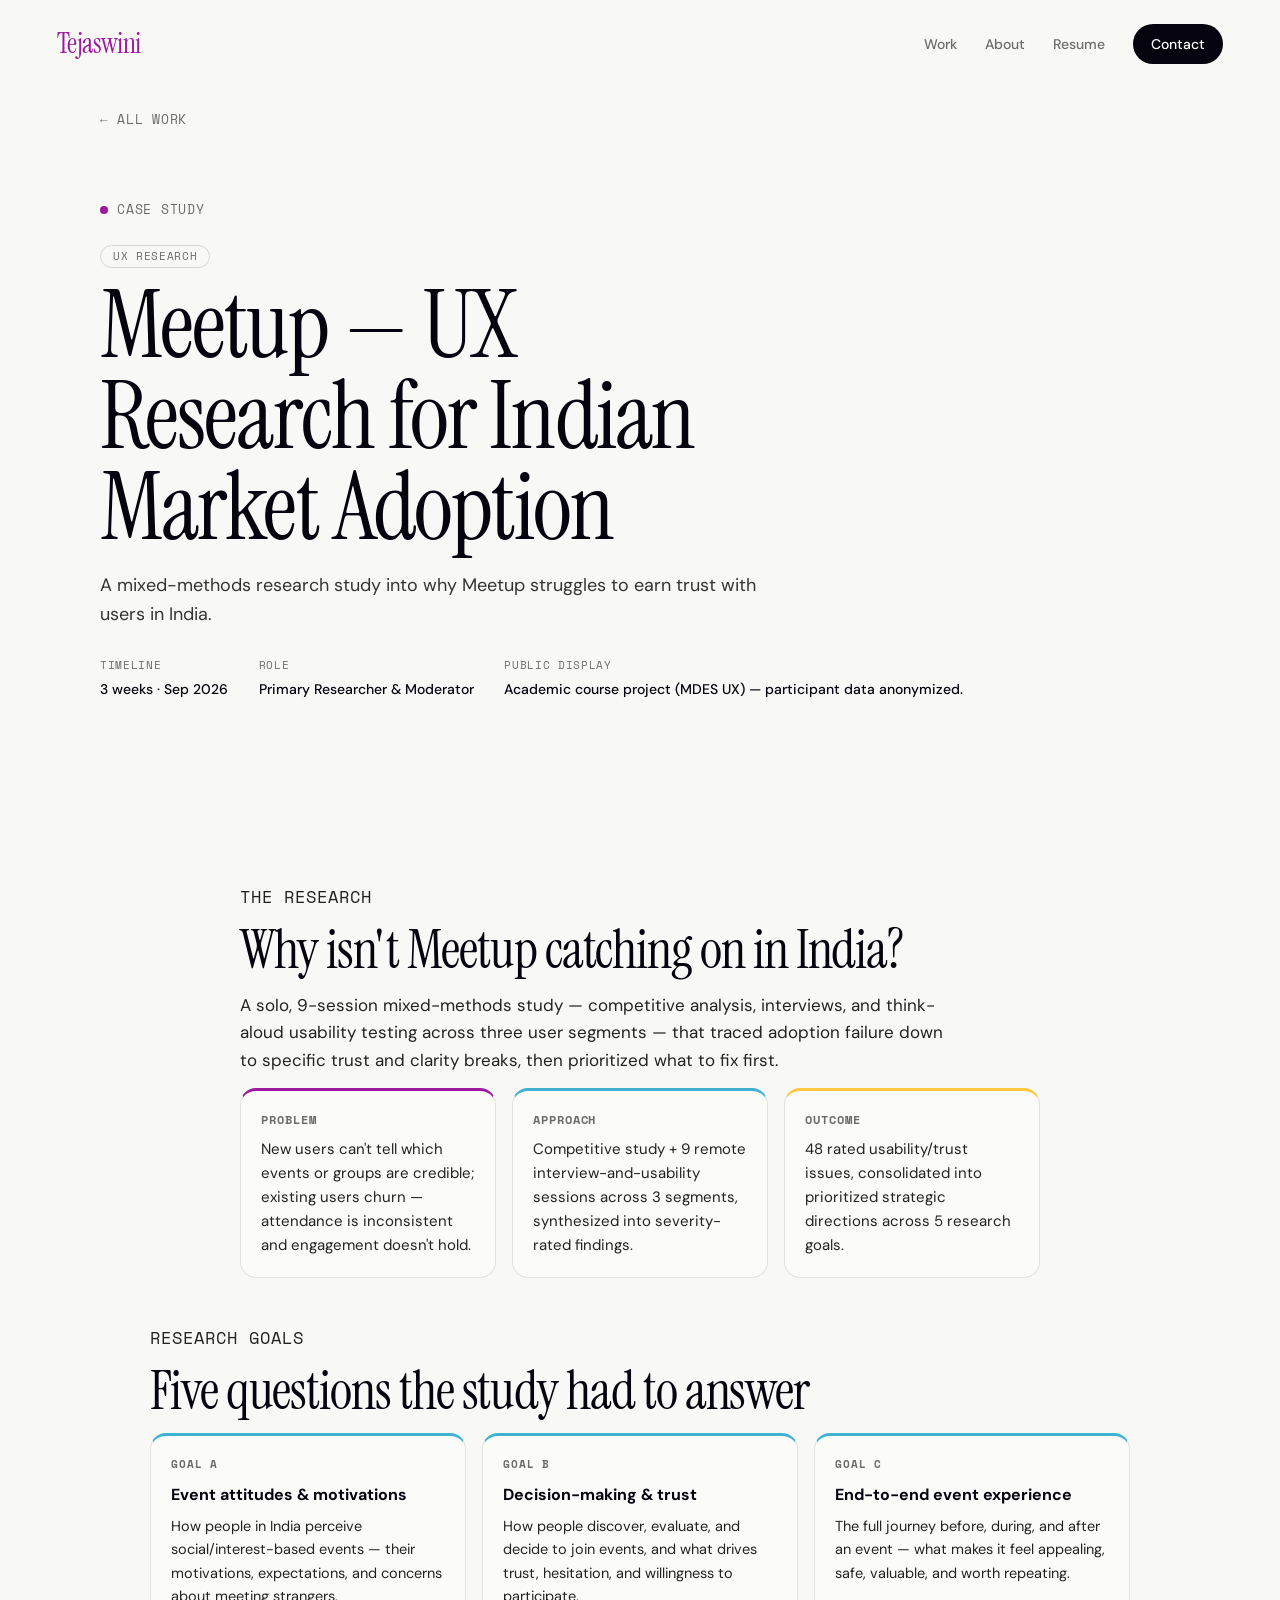
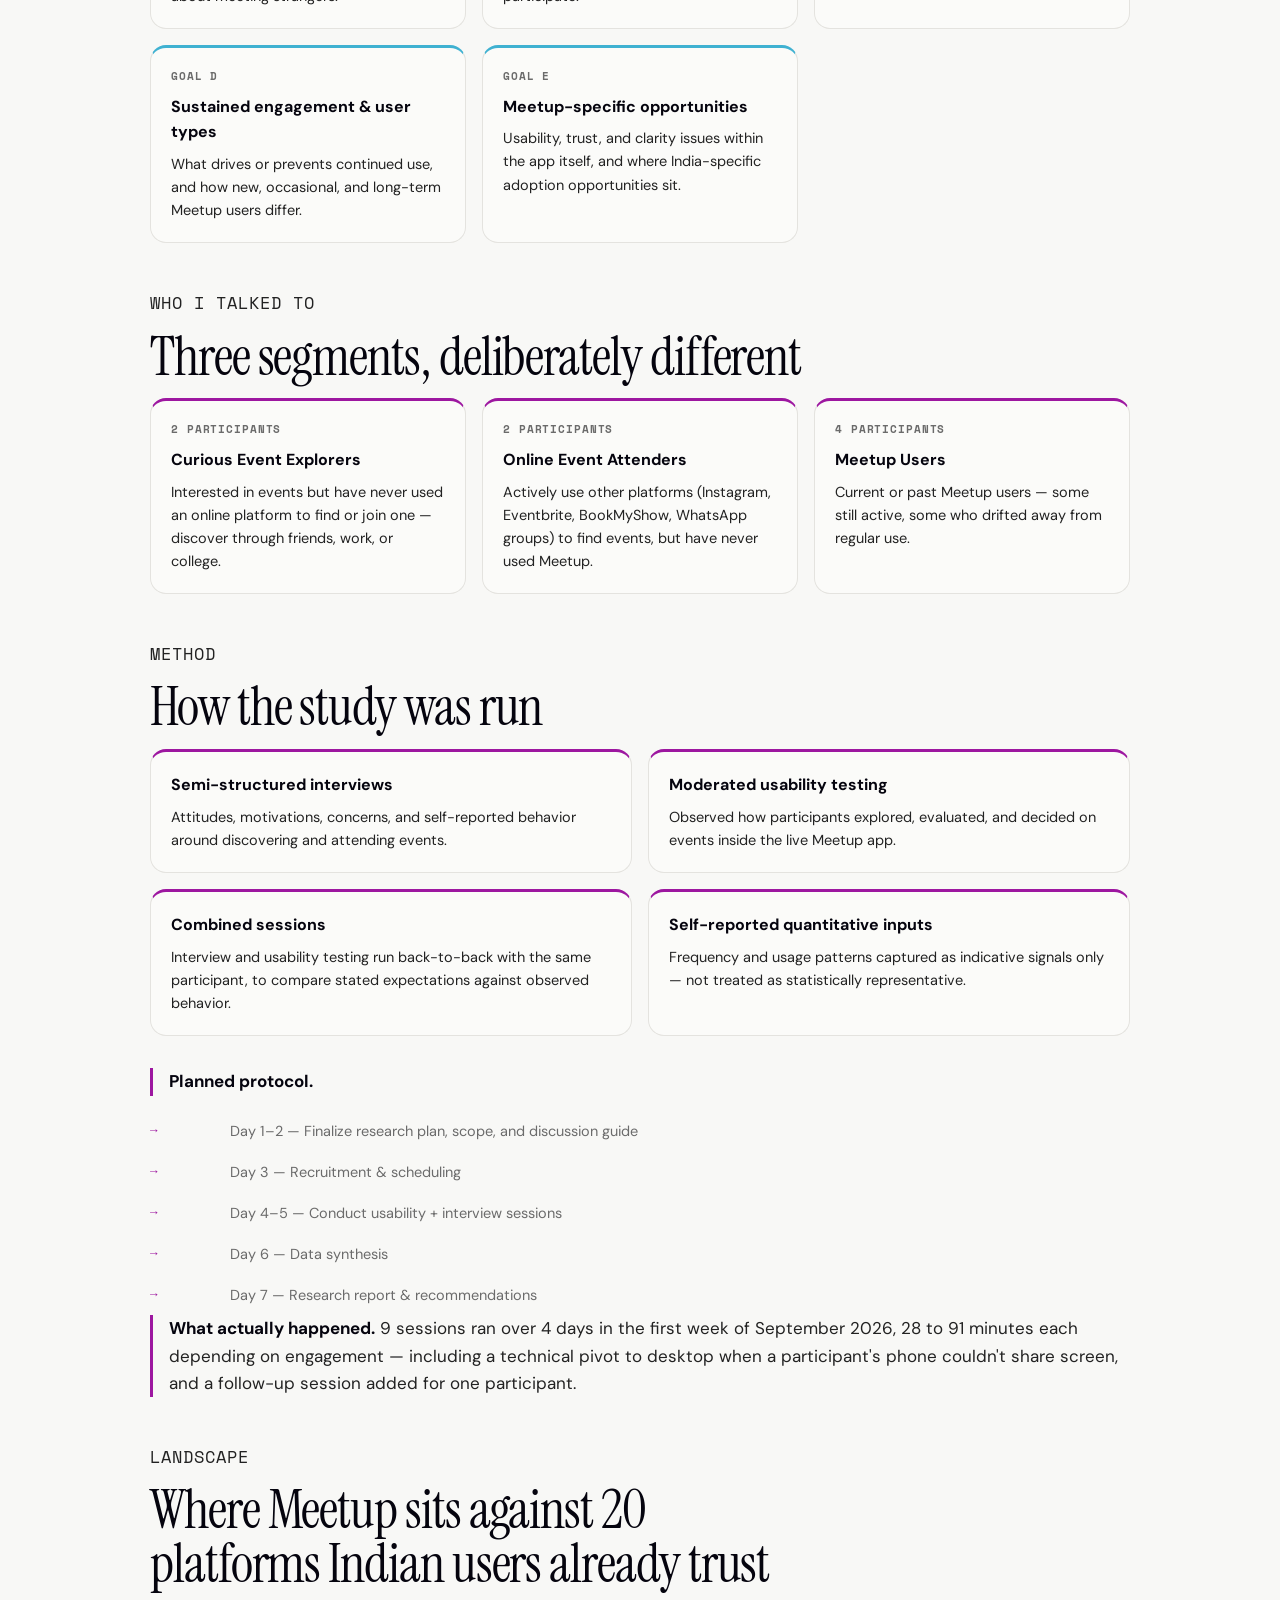
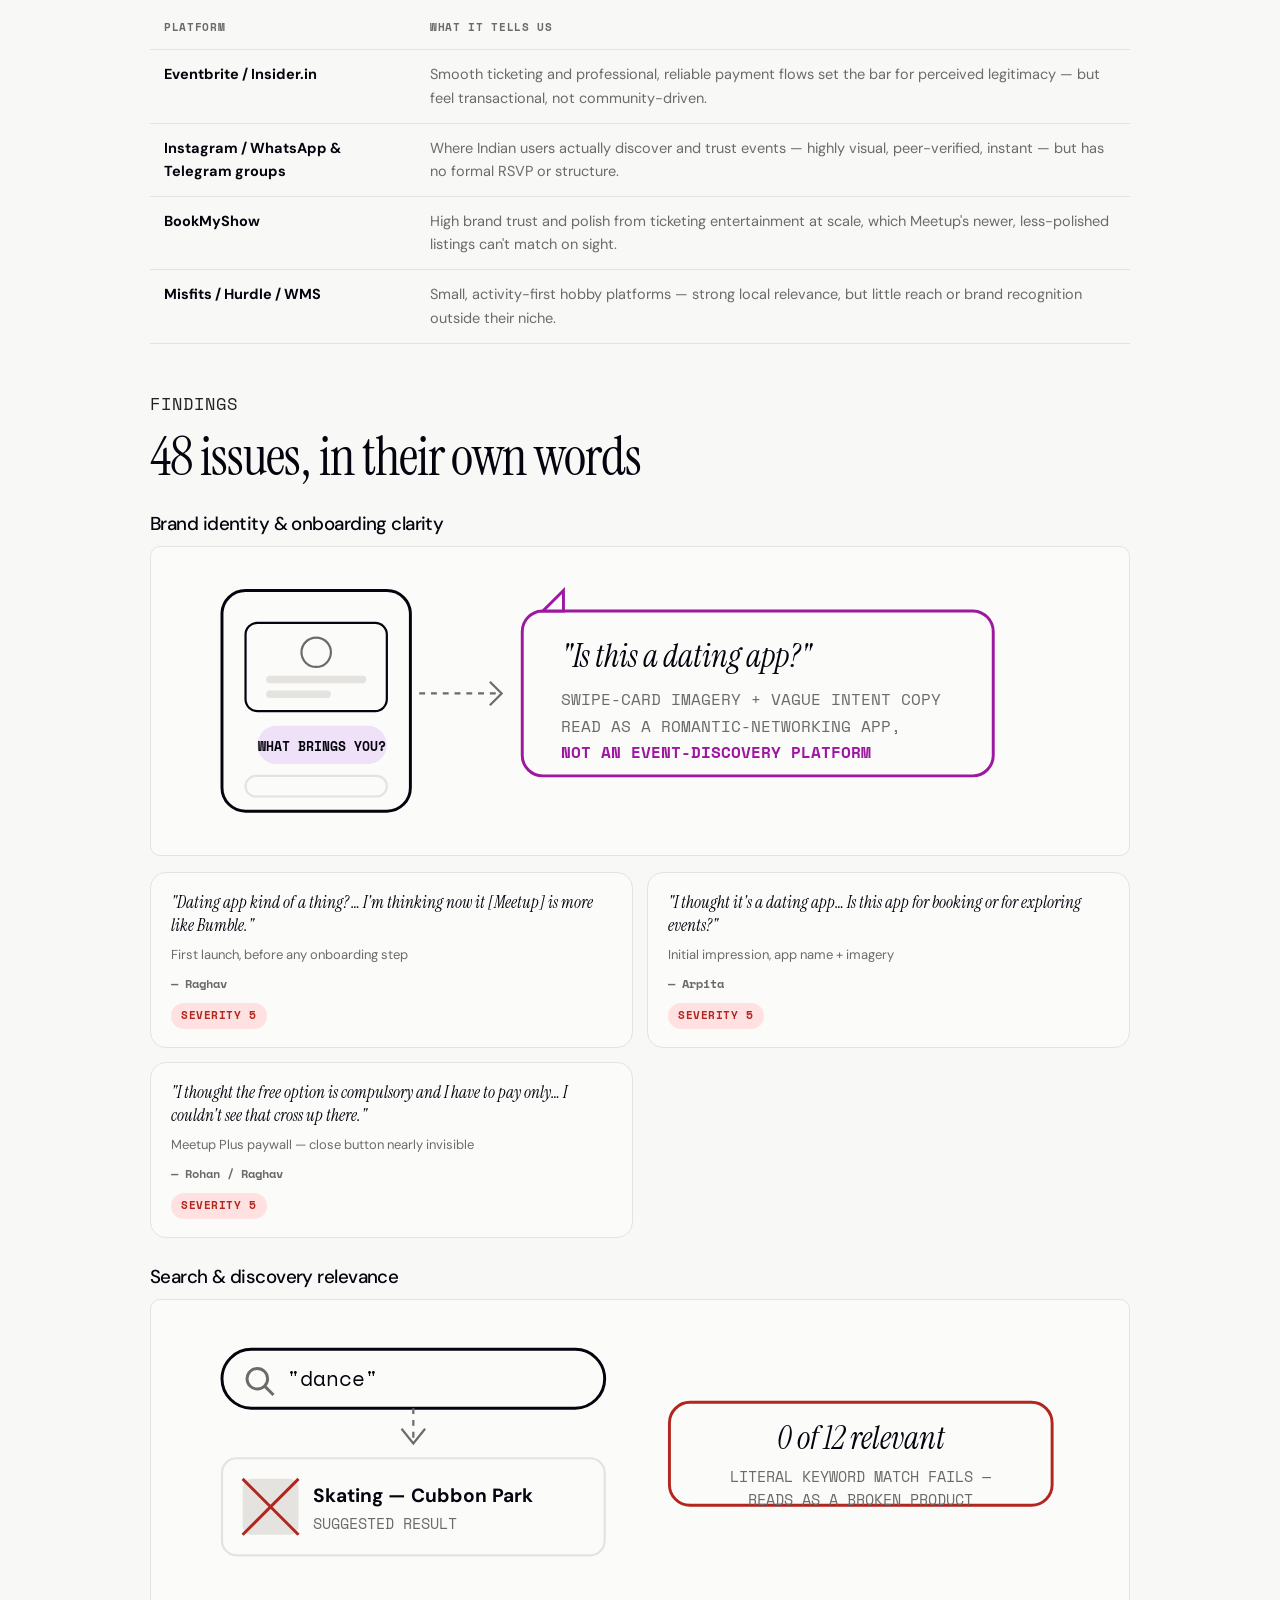
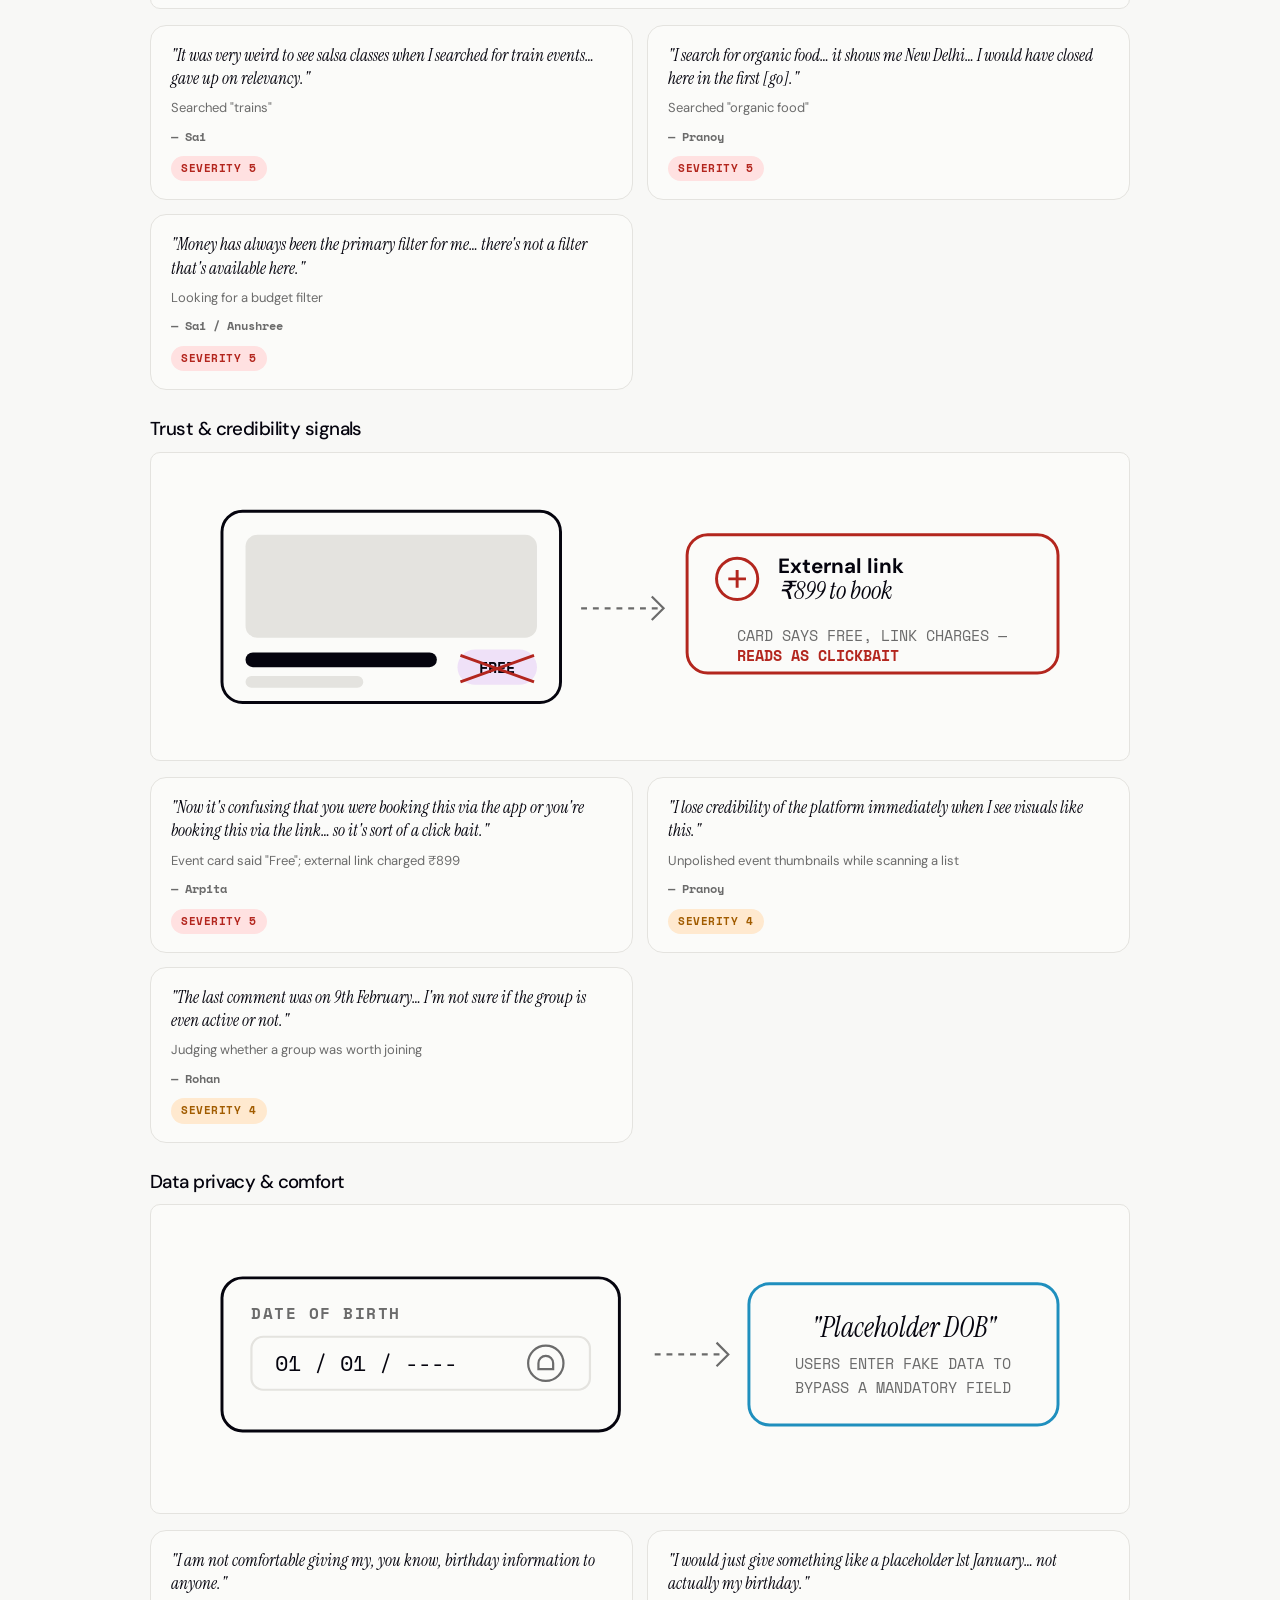
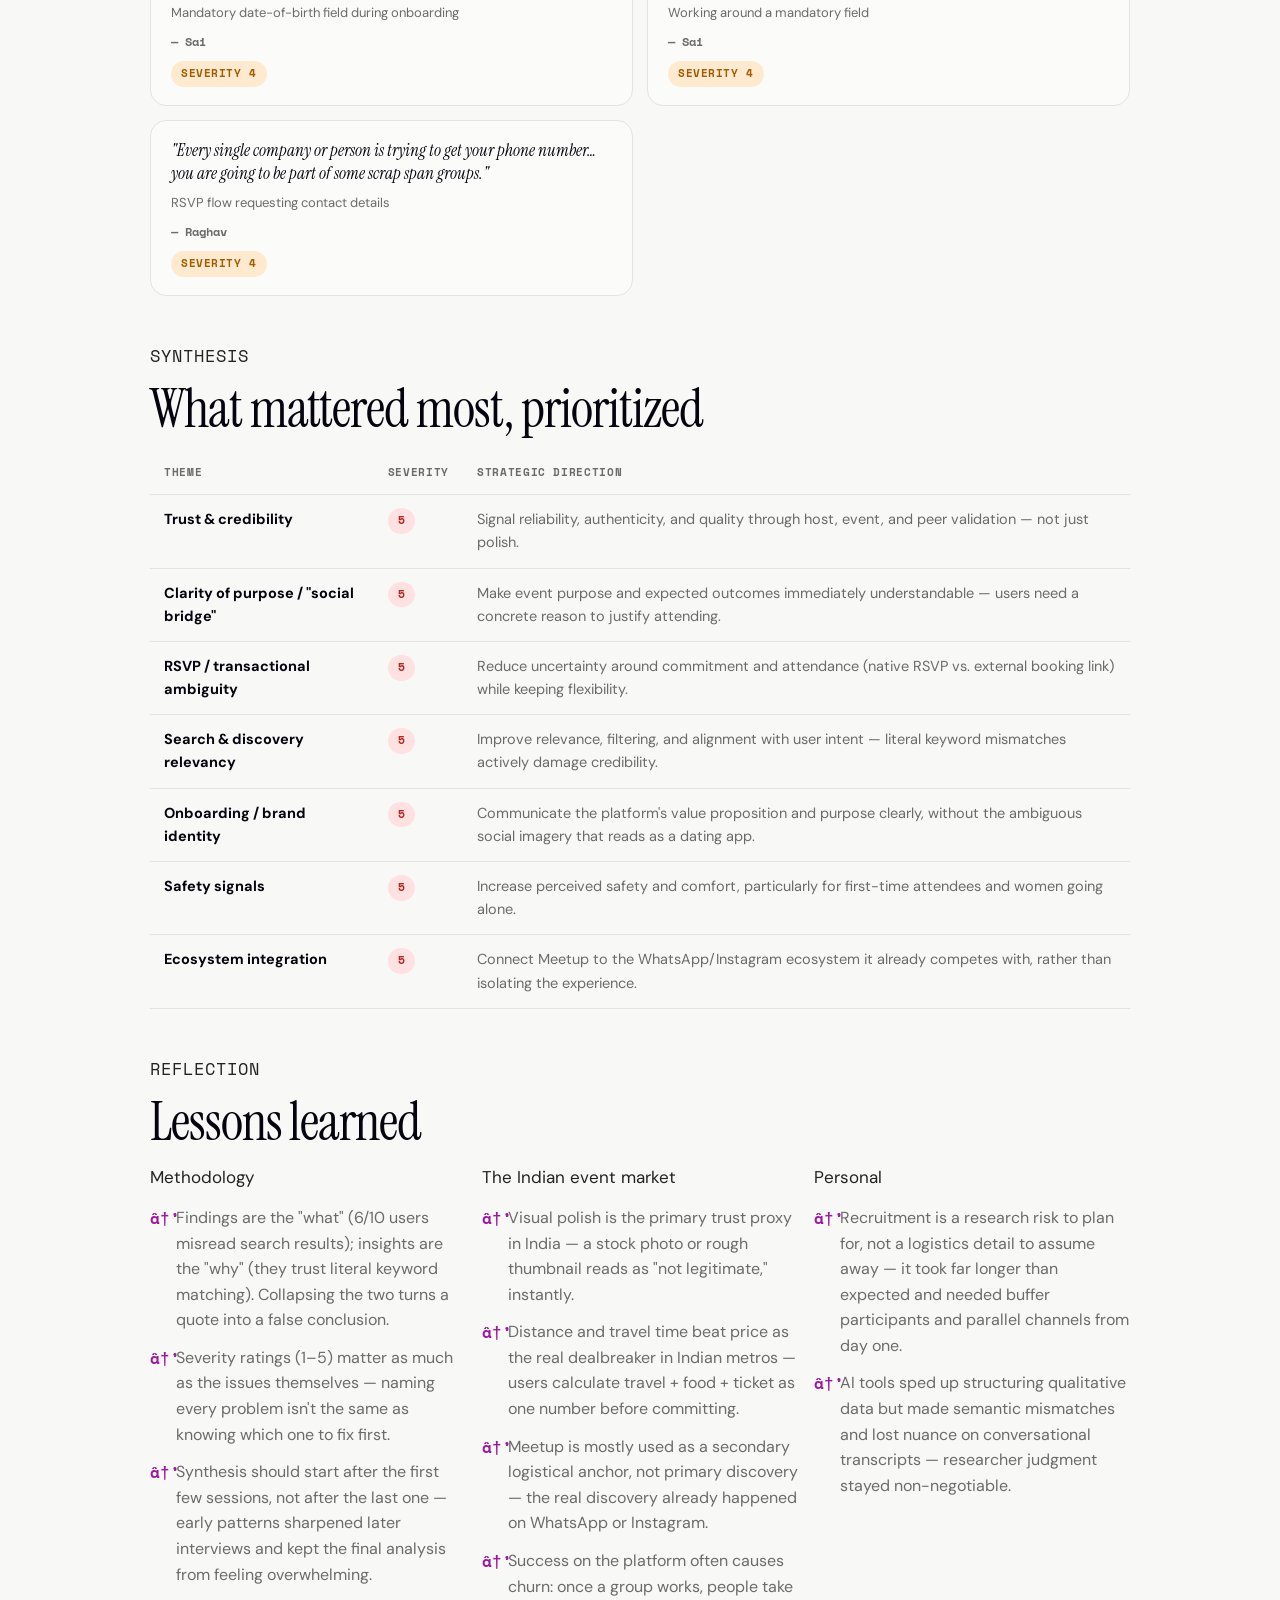
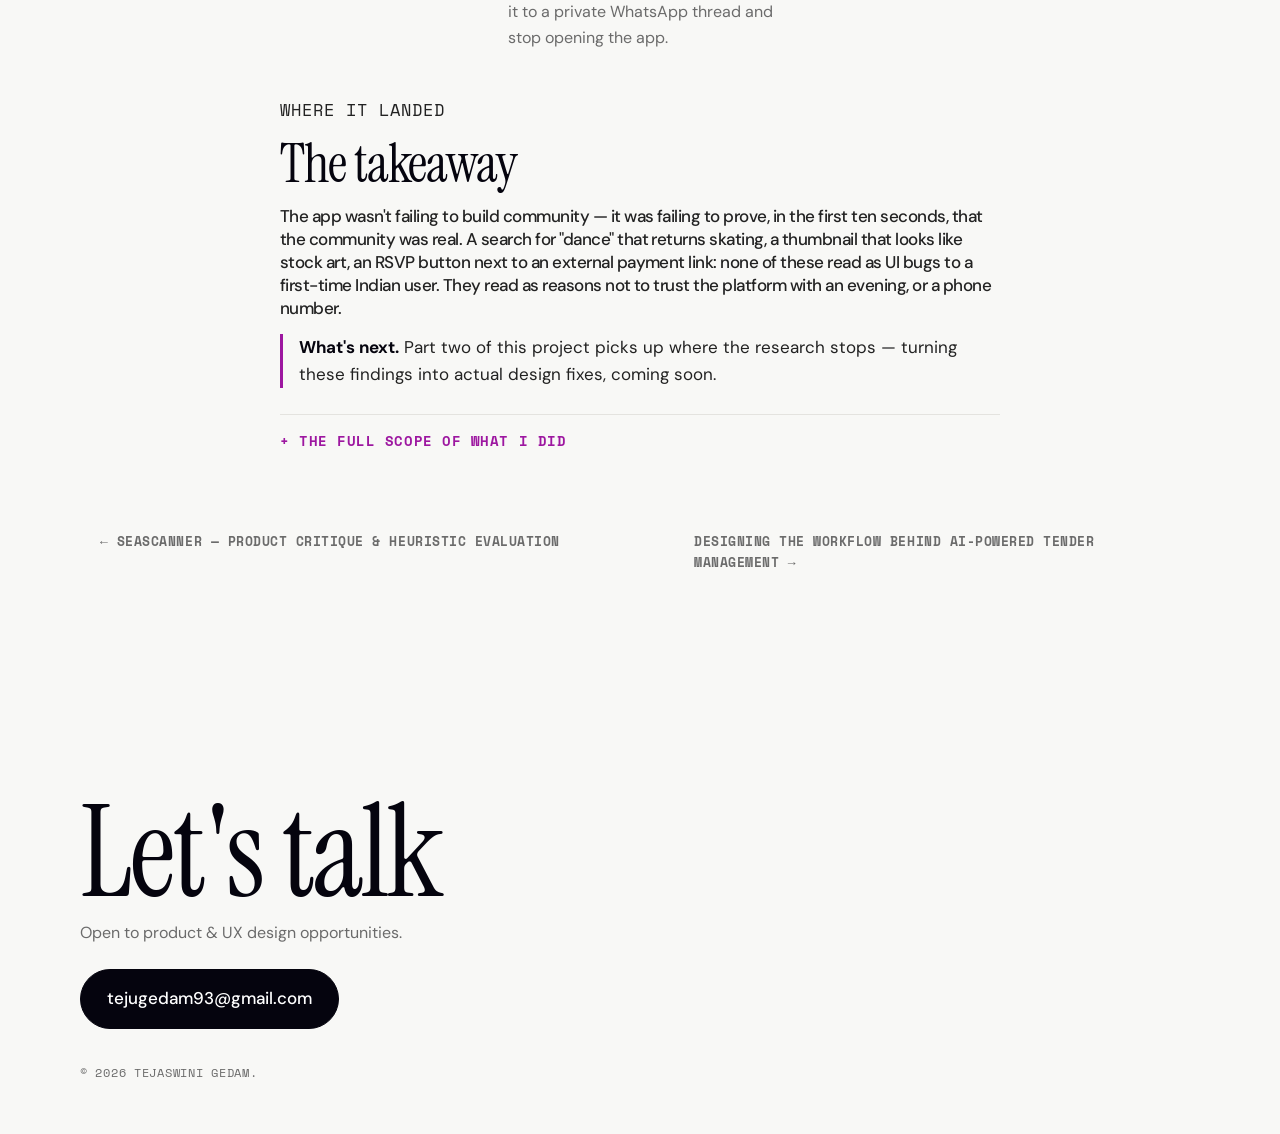
<file: work/meetup.html>
<!doctype html>
<html lang="en">
<head>
<meta charset="utf-8">
<meta name="viewport" content="width=device-width, initial-scale=1">
<title>Meetup — UX Research for Indian Market Adoption — Tejaswini Gedam</title>
<meta name="description" content="Tejaswini Gedam — Product &amp; UX Designer. I get to the crux of messy problems, generate ideas, prioritize what matters, design and help ship solutions.">
<link rel="preload" as="font" type="font/woff2" href="../fonts/instrument-serif-latin.woff2" crossorigin>
<link rel="preload" as="font" type="font/woff2" href="../fonts/space-mono-latin.woff2" crossorigin>
<link rel="preload" as="font" type="font/woff2" href="../fonts/bricolage-grotesque-latin.woff2" crossorigin>
<link rel="preload" as="font" type="font/woff2" href="../fonts/dm-sans-latin.woff2" crossorigin>
<link rel="stylesheet" href="../fonts/fonts.css">
<link rel="stylesheet" href="../styles.css">
<link rel="stylesheet" href="../case-theme.css">
</head>
<body>

<header class="nav">
  <a class="brand" href="../index.html">Tejaswini</a>
  <nav>
    <div class="nav-links">
      <a href="../index.html#work">Work</a>
      <a href="../index.html#about">About</a>
      <a href="../Tejaswini-Gedam-Resume.pdf" target="_blank" rel="noopener">Resume</a>
    </div>
    <a class="nav-cta" href="mailto:tejugedam93@gmail.com">Contact</a>
  </nav>
</header>
<main class="case">
  <a class="back" href="../index.html#work">← All work</a>
  <header class="case-hero" data-key="M">
    <p class="eyebrow">Case study</p>
    <span class="type-tag">UX Research</span>
    <h1>Meetup — UX Research for Indian Market Adoption</h1>
    <p class="lede">A mixed-methods research study into why Meetup struggles to earn trust with users in India.</p>
    <div class="meta"><div><dt>Timeline</dt><dd>3 weeks · Sep 2026</dd></div><div><dt>Role</dt><dd>Primary Researcher &amp; Moderator</dd></div><div><dt>Public display</dt><dd>Academic course project (MDES UX) — participant data anonymized.</dd></div></div>
  </header>

  

  <div class="sheet">
  <section class="case-block hook">
    <p class="beat">The research</p>
    <h2 class="hook-title">Why isn't Meetup catching on in India?</h2>
    <p class="hook-sub">A solo, 9-session mixed-methods study — competitive analysis, interviews, and think-aloud usability testing across three user segments — that traced adoption failure down to specific trust and clarity breaks, then prioritized what to fix first.</p>
    <div class="snapshot"><div class="snapshot-item problem"><span>Problem</span><p>New users can't tell which events or groups are credible; existing users churn — attendance is inconsistent and engagement doesn't hold.</p></div><div class="snapshot-item focus"><span>Approach</span><p>Competitive study + 9 remote interview-and-usability sessions across 3 segments, synthesized into severity-rated findings.</p></div><div class="snapshot-item outcome"><span>Outcome</span><p>48 rated usability/trust issues, consolidated into prioritized strategic directions across 5 research goals.</p></div></div>
  </section>

  <section class="case-block" style="max-width:980px">
    <p class="beat">Research goals</p>
    <h2>Five questions the study had to answer</h2>
    <div class="rgrid-3"><div class="rcard c-sky"><p class="rk">Goal A</p><h4>Event attitudes &amp; motivations</h4><p>How people in India perceive social/interest-based events — their motivations, expectations, and concerns about meeting strangers.</p></div><div class="rcard c-sky"><p class="rk">Goal B</p><h4>Decision-making &amp; trust</h4><p>How people discover, evaluate, and decide to join events, and what drives trust, hesitation, and willingness to participate.</p></div><div class="rcard c-sky"><p class="rk">Goal C</p><h4>End-to-end event experience</h4><p>The full journey before, during, and after an event — what makes it feel appealing, safe, valuable, and worth repeating.</p></div><div class="rcard c-sky"><p class="rk">Goal D</p><h4>Sustained engagement &amp; user types</h4><p>What drives or prevents continued use, and how new, occasional, and long-term Meetup users differ.</p></div><div class="rcard c-sky"><p class="rk">Goal E</p><h4>Meetup-specific opportunities</h4><p>Usability, trust, and clarity issues within the app itself, and where India-specific adoption opportunities sit.</p></div></div>
  </section>

  <section class="case-block" style="max-width:980px">
    <p class="beat">Who I talked to</p>
    <h2>Three segments, deliberately different</h2>
    <div class="rgrid-3"><div class="rcard c-violet"><p class="rk">2 participants</p><h4>Curious Event Explorers</h4><p>Interested in events but have never used an online platform to find or join one — discover through friends, work, or college.</p></div><div class="rcard c-violet"><p class="rk">2 participants</p><h4>Online Event Attenders</h4><p>Actively use other platforms (Instagram, Eventbrite, BookMyShow, WhatsApp groups) to find events, but have never used Meetup.</p></div><div class="rcard c-violet"><p class="rk">4 participants</p><h4>Meetup Users</h4><p>Current or past Meetup users — some still active, some who drifted away from regular use.</p></div></div>
  </section>

  <section class="case-block" style="max-width:980px">
    <p class="beat">Method</p>
    <h2>How the study was run</h2>
    <div class="rgrid-2"><div class="rcard c-blue"><h4>Semi-structured interviews</h4><p>Attitudes, motivations, concerns, and self-reported behavior around discovering and attending events.</p></div><div class="rcard c-blue"><h4>Moderated usability testing</h4><p>Observed how participants explored, evaluated, and decided on events inside the live Meetup app.</p></div><div class="rcard c-blue"><h4>Combined sessions</h4><p>Interview and usability testing run back-to-back with the same participant, to compare stated expectations against observed behavior.</p></div><div class="rcard c-blue"><h4>Self-reported quantitative inputs</h4><p>Frequency and usage patterns captured as indicative signals only — not treated as statistically representative.</p></div></div>
    <div class="mtimeline">
      <p class="context-note" style="margin-top:24px"><strong>Planned protocol.</strong></p>
      <div class="mt-row"><span class="mt-day">→</span><span class="mt-text">Day 1–2 — Finalize research plan, scope, and discussion guide</span></div><div class="mt-row"><span class="mt-day">→</span><span class="mt-text">Day 3 — Recruitment &amp; scheduling</span></div><div class="mt-row"><span class="mt-day">→</span><span class="mt-text">Day 4–5 — Conduct usability + interview sessions</span></div><div class="mt-row"><span class="mt-day">→</span><span class="mt-text">Day 6 — Data synthesis</span></div><div class="mt-row"><span class="mt-day">→</span><span class="mt-text">Day 7 — Research report &amp; recommendations</span></div>
    </div>
    <p class="context-note"><strong>What actually happened.</strong> 9 sessions ran over 4 days in the first week of September 2026, 28 to 91 minutes each depending on engagement — including a technical pivot to desktop when a participant's phone couldn't share screen, and a follow-up session added for one participant.</p>
  </section>

  <section class="case-block" style="max-width:980px">
    <p class="beat">Landscape</p>
    <h2>Where Meetup sits against 20 platforms Indian users already trust</h2>
    <div class="table-wrap"><table class="itable">
      <thead><tr><th>Platform</th><th>What it tells us</th></tr></thead>
      <tbody><tr><td><strong>Eventbrite / Insider.in</strong></td><td>Smooth ticketing and professional, reliable payment flows set the bar for perceived legitimacy — but feel transactional, not community-driven.</td></tr><tr><td><strong>Instagram / WhatsApp &amp; Telegram groups</strong></td><td>Where Indian users actually discover and trust events — highly visual, peer-verified, instant — but has no formal RSVP or structure.</td></tr><tr><td><strong>BookMyShow</strong></td><td>High brand trust and polish from ticketing entertainment at scale, which Meetup's newer, less-polished listings can't match on sight.</td></tr><tr><td><strong>Misfits / Hurdle / WMS</strong></td><td>Small, activity-first hobby platforms — strong local relevance, but little reach or brand recognition outside their niche.</td></tr></tbody>
    </table></div>
  </section>

  <section class="case-block" style="max-width:980px">
    <p class="beat">Findings</p>
    <h2>48 issues, in their own words</h2>
    
    <h3 style="margin:28px 0 12px">Brand identity &amp; onboarding clarity</h3>
    <div class="issue-illo"><svg viewBox="0 0 640 190" xmlns="http://www.w3.org/2000/svg">
              <rect x="36" y="20" width="128" height="150" rx="16" fill="none" stroke="var(--ink)" stroke-width="2"/>
              <rect x="52" y="42" width="96" height="60" rx="8" fill="var(--paper)" stroke="var(--ink)" stroke-width="1.5"/>
              <circle cx="100" cy="62" r="10" fill="none" stroke="var(--ink-soft)" stroke-width="1.5"/>
              <rect x="66" y="78" width="68" height="5" rx="2.5" fill="var(--line)"/>
              <rect x="66" y="88" width="44" height="5" rx="2.5" fill="var(--line)"/>
              <rect x="60" y="112" width="88" height="26" rx="13" fill="var(--accent)"/>
              <text x="104" y="129" text-anchor="middle" font-family="var(--mono)" font-size="9" font-weight="700" fill="var(--accent-ink)">WHAT BRINGS YOU?</text>
              <rect x="52" y="146" width="96" height="14" rx="7" fill="none" stroke="var(--line)" stroke-width="1.5"/>
              <path d="M170 90 h56" stroke="var(--ink-soft)" stroke-width="1.5" stroke-dasharray="4 4" fill="none"/>
              <path d="M218 82 l8 8 -8 8" stroke="var(--ink-soft)" stroke-width="1.5" fill="none"/>
              <rect x="240" y="34" width="320" height="112" rx="14" fill="var(--paper)" stroke="var(--violet)" stroke-width="2"/>
              <path d="M254 34 l14 -14 v14 z" fill="var(--paper)" stroke="var(--violet)" stroke-width="2"/>
              <text x="266" y="72" font-family="var(--serif)" font-style="italic" font-size="22" fill="var(--ink)">"Is this a dating app?"</text>
              <text x="266" y="98" font-family="var(--mono)" font-size="11" fill="var(--ink-soft)">SWIPE-CARD IMAGERY + VAGUE INTENT COPY</text>
              <text x="266" y="116" font-family="var(--mono)" font-size="11" fill="var(--ink-soft)">READ AS A ROMANTIC-NETWORKING APP,</text>
              <text x="266" y="134" font-family="var(--mono)" font-size="11" fill="var(--violet)" font-weight="700">NOT AN EVENT-DISCOVERY PLATFORM</text>
            </svg></div>
    <div class="quote-grid">
      <div class="quote-card">
        <blockquote>"Dating app kind of a thing? … I'm thinking now it [Meetup] is more like Bumble."</blockquote>
        <span class="q-context">First launch, before any onboarding step</span>
        <span class="q-meta">— Raghav</span>
        <span class="severity" data-lvl="5">Severity 5</span>
      </div>
      <div class="quote-card">
        <blockquote>"I thought it's a dating app… Is this app for booking or for exploring events?"</blockquote>
        <span class="q-context">Initial impression, app name + imagery</span>
        <span class="q-meta">— Arpita</span>
        <span class="severity" data-lvl="5">Severity 5</span>
      </div>
      <div class="quote-card">
        <blockquote>"I thought the free option is compulsory and I have to pay only… I couldn't see that cross up there."</blockquote>
        <span class="q-context">Meetup Plus paywall — close button nearly invisible</span>
        <span class="q-meta">— Rohan / Raghav</span>
        <span class="severity" data-lvl="5">Severity 5</span>
      </div></div>
    <h3 style="margin:28px 0 12px">Search &amp; discovery relevance</h3>
    <div class="issue-illo"><svg viewBox="0 0 640 190" xmlns="http://www.w3.org/2000/svg">
              <rect x="36" y="24" width="260" height="40" rx="20" fill="var(--paper)" stroke="var(--ink)" stroke-width="2"/>
              <circle cx="60" cy="44" r="7" fill="none" stroke="var(--ink-soft)" stroke-width="2"/>
              <path d="M65 49 l6 6" stroke="var(--ink-soft)" stroke-width="2"/>
              <text x="80" y="49" font-family="var(--mono)" font-size="14" fill="var(--ink)">"dance"</text>
              <path d="M166 64 v20" stroke="var(--ink-soft)" stroke-width="1.5" stroke-dasharray="4 4"/>
              <path d="M158 78 l8 10 8 -10" stroke="var(--ink-soft)" stroke-width="1.5" fill="none"/>
              <rect x="36" y="98" width="260" height="66" rx="10" fill="var(--paper)" stroke="var(--line)" stroke-width="1.5"/>
              <rect x="50" y="112" width="38" height="38" rx="6" fill="var(--line)"/>
              <text x="98" y="128" font-family="var(--font)" font-size="13" font-weight="700" fill="var(--ink)">Skating — Cubbon Park</text>
              <text x="98" y="146" font-family="var(--mono)" font-size="10" fill="var(--ink-soft)">SUGGESTED RESULT</text>
              <path d="M50 112 l38 38 M88 112 l-38 38" stroke="#b3261e" stroke-width="2"/>
              <rect x="340" y="60" width="260" height="70" rx="14" fill="var(--paper)" stroke="#b3261e" stroke-width="2"/>
              <text x="470" y="92" text-anchor="middle" font-family="var(--serif)" font-style="italic" font-size="22" fill="var(--ink)">0 of 12 relevant</text>
              <text x="470" y="114" text-anchor="middle" font-family="var(--mono)" font-size="10.5" fill="var(--ink-soft)">LITERAL KEYWORD MATCH FAILS —</text>
              <text x="470" y="130" text-anchor="middle" font-family="var(--mono)" font-size="10.5" fill="var(--ink-soft)">READS AS A BROKEN PRODUCT</text>
            </svg></div>
    <div class="quote-grid">
      <div class="quote-card">
        <blockquote>"It was very weird to see salsa classes when I searched for train events… gave up on relevancy."</blockquote>
        <span class="q-context">Searched "trains"</span>
        <span class="q-meta">— Sai</span>
        <span class="severity" data-lvl="5">Severity 5</span>
      </div>
      <div class="quote-card">
        <blockquote>"I search for organic food… it shows me New Delhi… I would have closed here in the first [go]."</blockquote>
        <span class="q-context">Searched "organic food"</span>
        <span class="q-meta">— Pranoy</span>
        <span class="severity" data-lvl="5">Severity 5</span>
      </div>
      <div class="quote-card">
        <blockquote>"Money has always been the primary filter for me… there's not a filter that's available here."</blockquote>
        <span class="q-context">Looking for a budget filter</span>
        <span class="q-meta">— Sai / Anushree</span>
        <span class="severity" data-lvl="5">Severity 5</span>
      </div></div>
    <h3 style="margin:28px 0 12px">Trust &amp; credibility signals</h3>
    <div class="issue-illo"><svg viewBox="0 0 640 190" xmlns="http://www.w3.org/2000/svg">
              <rect x="36" y="30" width="230" height="130" rx="14" fill="var(--paper)" stroke="var(--ink)" stroke-width="2"/>
              <rect x="52" y="46" width="198" height="70" rx="8" fill="var(--line)"/>
              <rect x="52" y="126" width="130" height="10" rx="5" fill="var(--ink)"/>
              <rect x="52" y="142" width="80" height="8" rx="4" fill="var(--line)"/>
              <rect x="196" y="124" width="54" height="24" rx="12" fill="var(--accent)"/>
              <text x="223" y="140" text-anchor="middle" font-family="var(--mono)" font-size="10" font-weight="700" fill="var(--accent-ink)">FREE</text>
              <path d="M198 128 l50 18 M198 146 l50 -18" stroke="#b3261e" stroke-width="2"/>
              <path d="M280 96 h56" stroke="var(--ink-soft)" stroke-width="1.5" stroke-dasharray="4 4"/>
              <path d="M328 88 l8 8 -8 8" stroke="var(--ink-soft)" stroke-width="1.5" fill="none"/>
              <rect x="352" y="46" width="252" height="94" rx="14" fill="var(--paper)" stroke="#b3261e" stroke-width="2"/>
              <circle cx="386" cy="76" r="14" fill="none" stroke="#b3261e" stroke-width="2"/>
              <path d="M380 76 h12 M386 70 v12" stroke="#b3261e" stroke-width="2"/>
              <text x="414" y="72" font-family="var(--font)" font-size="14" font-weight="700" fill="var(--ink)">External link</text>
              <text x="414" y="90" font-family="var(--serif)" font-style="italic" font-size="17" fill="var(--ink)">₹899 to book</text>
              <text x="386" y="118" font-family="var(--mono)" font-size="10.5" fill="var(--ink-soft)">CARD SAYS FREE, LINK CHARGES —</text>
              <text x="386" y="132" font-family="var(--mono)" font-size="10.5" fill="#b3261e" font-weight="700">READS AS CLICKBAIT</text>
            </svg></div>
    <div class="quote-grid">
      <div class="quote-card">
        <blockquote>"Now it's confusing that you were booking this via the app or you're booking this via the link… so it's sort of a click bait."</blockquote>
        <span class="q-context">Event card said "Free"; external link charged ₹899</span>
        <span class="q-meta">— Arpita</span>
        <span class="severity" data-lvl="5">Severity 5</span>
      </div>
      <div class="quote-card">
        <blockquote>"I lose credibility of the platform immediately when I see visuals like this."</blockquote>
        <span class="q-context">Unpolished event thumbnails while scanning a list</span>
        <span class="q-meta">— Pranoy</span>
        <span class="severity" data-lvl="4">Severity 4</span>
      </div>
      <div class="quote-card">
        <blockquote>"The last comment was on 9th February… I'm not sure if the group is even active or not."</blockquote>
        <span class="q-context">Judging whether a group was worth joining</span>
        <span class="q-meta">— Rohan</span>
        <span class="severity" data-lvl="4">Severity 4</span>
      </div></div>
    <h3 style="margin:28px 0 12px">Data privacy &amp; comfort</h3>
    <div class="issue-illo"><svg viewBox="0 0 640 190" xmlns="http://www.w3.org/2000/svg">
              <rect x="36" y="40" width="270" height="104" rx="14" fill="var(--paper)" stroke="var(--ink)" stroke-width="2"/>
              <text x="56" y="68" font-family="var(--mono)" font-size="11" font-weight="700" letter-spacing="1" fill="var(--ink-soft)">DATE OF BIRTH</text>
              <rect x="56" y="80" width="230" height="36" rx="8" fill="var(--paper)" stroke="var(--line)" stroke-width="1.5"/>
              <text x="72" y="103" font-family="var(--mono)" font-size="15" fill="var(--ink)">01 / 01 / ----</text>
              <circle cx="256" cy="98" r="12" fill="none" stroke="var(--ink-soft)" stroke-width="1.5"/>
              <path d="M251 98 a5 5 0 0 1 10 0 v4 h-10 z" fill="none" stroke="var(--ink-soft)" stroke-width="1.5"/>
              <path d="M330 92 h48" stroke="var(--ink-soft)" stroke-width="1.5" stroke-dasharray="4 4"/>
              <path d="M372 84 l8 8 -8 8" stroke="var(--ink-soft)" stroke-width="1.5" fill="none"/>
              <rect x="394" y="44" width="210" height="96" rx="14" fill="var(--paper)" stroke="var(--sky-deep)" stroke-width="2"/>
              <text x="499" y="80" text-anchor="middle" font-family="var(--serif)" font-style="italic" font-size="19" fill="var(--ink)">"Placeholder DOB"</text>
              <text x="499" y="102" text-anchor="middle" font-family="var(--mono)" font-size="10.5" fill="var(--ink-soft)">USERS ENTER FAKE DATA TO</text>
              <text x="499" y="118" text-anchor="middle" font-family="var(--mono)" font-size="10.5" fill="var(--ink-soft)">BYPASS A MANDATORY FIELD</text>
            </svg></div>
    <div class="quote-grid">
      <div class="quote-card">
        <blockquote>"I am not comfortable giving my, you know, birthday information to anyone."</blockquote>
        <span class="q-context">Mandatory date-of-birth field during onboarding</span>
        <span class="q-meta">— Sai</span>
        <span class="severity" data-lvl="4">Severity 4</span>
      </div>
      <div class="quote-card">
        <blockquote>"I would just give something like a placeholder 1st January… not actually my birthday."</blockquote>
        <span class="q-context">Working around a mandatory field</span>
        <span class="q-meta">— Sai</span>
        <span class="severity" data-lvl="4">Severity 4</span>
      </div>
      <div class="quote-card">
        <blockquote>"Every single company or person is trying to get your phone number… you are going to be part of some scrap span groups."</blockquote>
        <span class="q-context">RSVP flow requesting contact details</span>
        <span class="q-meta">— Raghav</span>
        <span class="severity" data-lvl="4">Severity 4</span>
      </div></div>
  </section>

  <section class="case-block" style="max-width:980px">
    <p class="beat">Synthesis</p>
    <h2>What mattered most, prioritized</h2>
    <div class="table-wrap"><table class="itable">
      <thead><tr><th>Theme</th><th>Severity</th><th>Strategic direction</th></tr></thead>
      <tbody><tr><td><strong>Trust &amp; credibility</strong></td><td><span class="severity" data-lvl="5">5</span></td><td>Signal reliability, authenticity, and quality through host, event, and peer validation — not just polish.</td></tr><tr><td><strong>Clarity of purpose / "social bridge"</strong></td><td><span class="severity" data-lvl="5">5</span></td><td>Make event purpose and expected outcomes immediately understandable — users need a concrete reason to justify attending.</td></tr><tr><td><strong>RSVP / transactional ambiguity</strong></td><td><span class="severity" data-lvl="5">5</span></td><td>Reduce uncertainty around commitment and attendance (native RSVP vs. external booking link) while keeping flexibility.</td></tr><tr><td><strong>Search &amp; discovery relevancy</strong></td><td><span class="severity" data-lvl="5">5</span></td><td>Improve relevance, filtering, and alignment with user intent — literal keyword mismatches actively damage credibility.</td></tr><tr><td><strong>Onboarding / brand identity</strong></td><td><span class="severity" data-lvl="5">5</span></td><td>Communicate the platform's value proposition and purpose clearly, without the ambiguous social imagery that reads as a dating app.</td></tr><tr><td><strong>Safety signals</strong></td><td><span class="severity" data-lvl="5">5</span></td><td>Increase perceived safety and comfort, particularly for first-time attendees and women going alone.</td></tr><tr><td><strong>Ecosystem integration</strong></td><td><span class="severity" data-lvl="5">5</span></td><td>Connect Meetup to the WhatsApp/Instagram ecosystem it already competes with, rather than isolating the experience.</td></tr></tbody>
    </table></div>
  </section>

  <section class="case-block" style="max-width:980px">
    <p class="beat">Reflection</p>
    <h2>Lessons learned</h2>
    <div class="rgrid-3">
      <div><p class="rk">Methodology</p><ul class="ticks"><li>Findings are the "what" (6/10 users misread search results); insights are the "why" (they trust literal keyword matching). Collapsing the two turns a quote into a false conclusion.</li><li>Severity ratings (1–5) matter as much as the issues themselves — naming every problem isn't the same as knowing which one to fix first.</li><li>Synthesis should start after the first few sessions, not after the last one — early patterns sharpened later interviews and kept the final analysis from feeling overwhelming.</li></ul></div>
      <div><p class="rk">The Indian event market</p><ul class="ticks"><li>Visual polish is the primary trust proxy in India — a stock photo or rough thumbnail reads as "not legitimate," instantly.</li><li>Distance and travel time beat price as the real dealbreaker in Indian metros — users calculate travel + food + ticket as one number before committing.</li><li>Meetup is mostly used as a secondary logistical anchor, not primary discovery — the real discovery already happened on WhatsApp or Instagram.</li><li>Success on the platform often causes churn: once a group works, people take it to a private WhatsApp thread and stop opening the app.</li></ul></div>
      <div><p class="rk">Personal</p><ul class="ticks"><li>Recruitment is a research risk to plan for, not a logistics detail to assume away — it took far longer than expected and needed buffer participants and parallel channels from day one.</li><li>AI tools sped up structuring qualitative data but made semantic mismatches and lost nuance on conversational transcripts — researcher judgment stayed non-negotiable.</li></ul></div>
    </div>
  </section>

  <section class="case-block">
    <p class="beat">Where it landed</p>
    <h2>The takeaway</h2>
    <p class="takeaway">The app wasn't failing to build community — it was failing to prove, in the first ten seconds, that the community was real. A search for "dance" that returns skating, a thumbnail that looks like stock art, an RSVP button next to an external payment link: none of these read as UI bugs to a first-time Indian user. They read as reasons not to trust the platform with an evening, or a phone number.</p>
    <p class="context-note"><strong>What's next.</strong> Part two of this project picks up where the research stops — turning these findings into actual design fixes, coming soon.</p>
    <details class="role-full">
      <summary>The full scope of what I did</summary>
      <ul class="ticks"><li>Defined the research goals and problem statement, and mapped ~40 research questions against them before writing a single interview question.</li><li>Ran a competitive study across 20 Indian and global event platforms to establish what "credible" looks like in this market.</li><li>Designed the study protocol: participant segments, screener, discussion guide, and combined interview + think-aloud usability tasks.</li><li>Recruited 8 participants across 3 segments through personal and community outreach, managing drop-offs and scheduling as an ongoing risk, not a fixed plan.</li><li>Moderated 9 remote sessions (45–91 minutes each) over 4 days, adapting in real time to technical issues, interruptions, and participants who needed redirecting.</li><li>Synthesized transcripts into 48 severity-rated usability and trust issues, then separated verbatim findings from the underlying insight behind each.</li><li>Consolidated findings into prioritized, open-ended strategic directions across 5 thematic goals, and delivered a final report and presentation.</li></ul>
    </details>
  </section>

  </div>

  <nav class="case-nav">
    <a href="seascanner.html">← Seascanner — Product Critique &amp; Heuristic Evaluation</a>
    <a href="bidflow.html">Designing the workflow behind AI-powered tender management →</a>
  </nav>
</main>

<footer class="foot">
  <div>
    <h3>Let's talk</h3>
    <p>Open to product &amp; UX design opportunities.</p>
    <a class="btn" href="mailto:tejugedam93@gmail.com">tejugedam93@gmail.com</a>
  </div>
  <p class="fine">© 2026 Tejaswini Gedam.</p>
</footer>
</body></html>
</file>
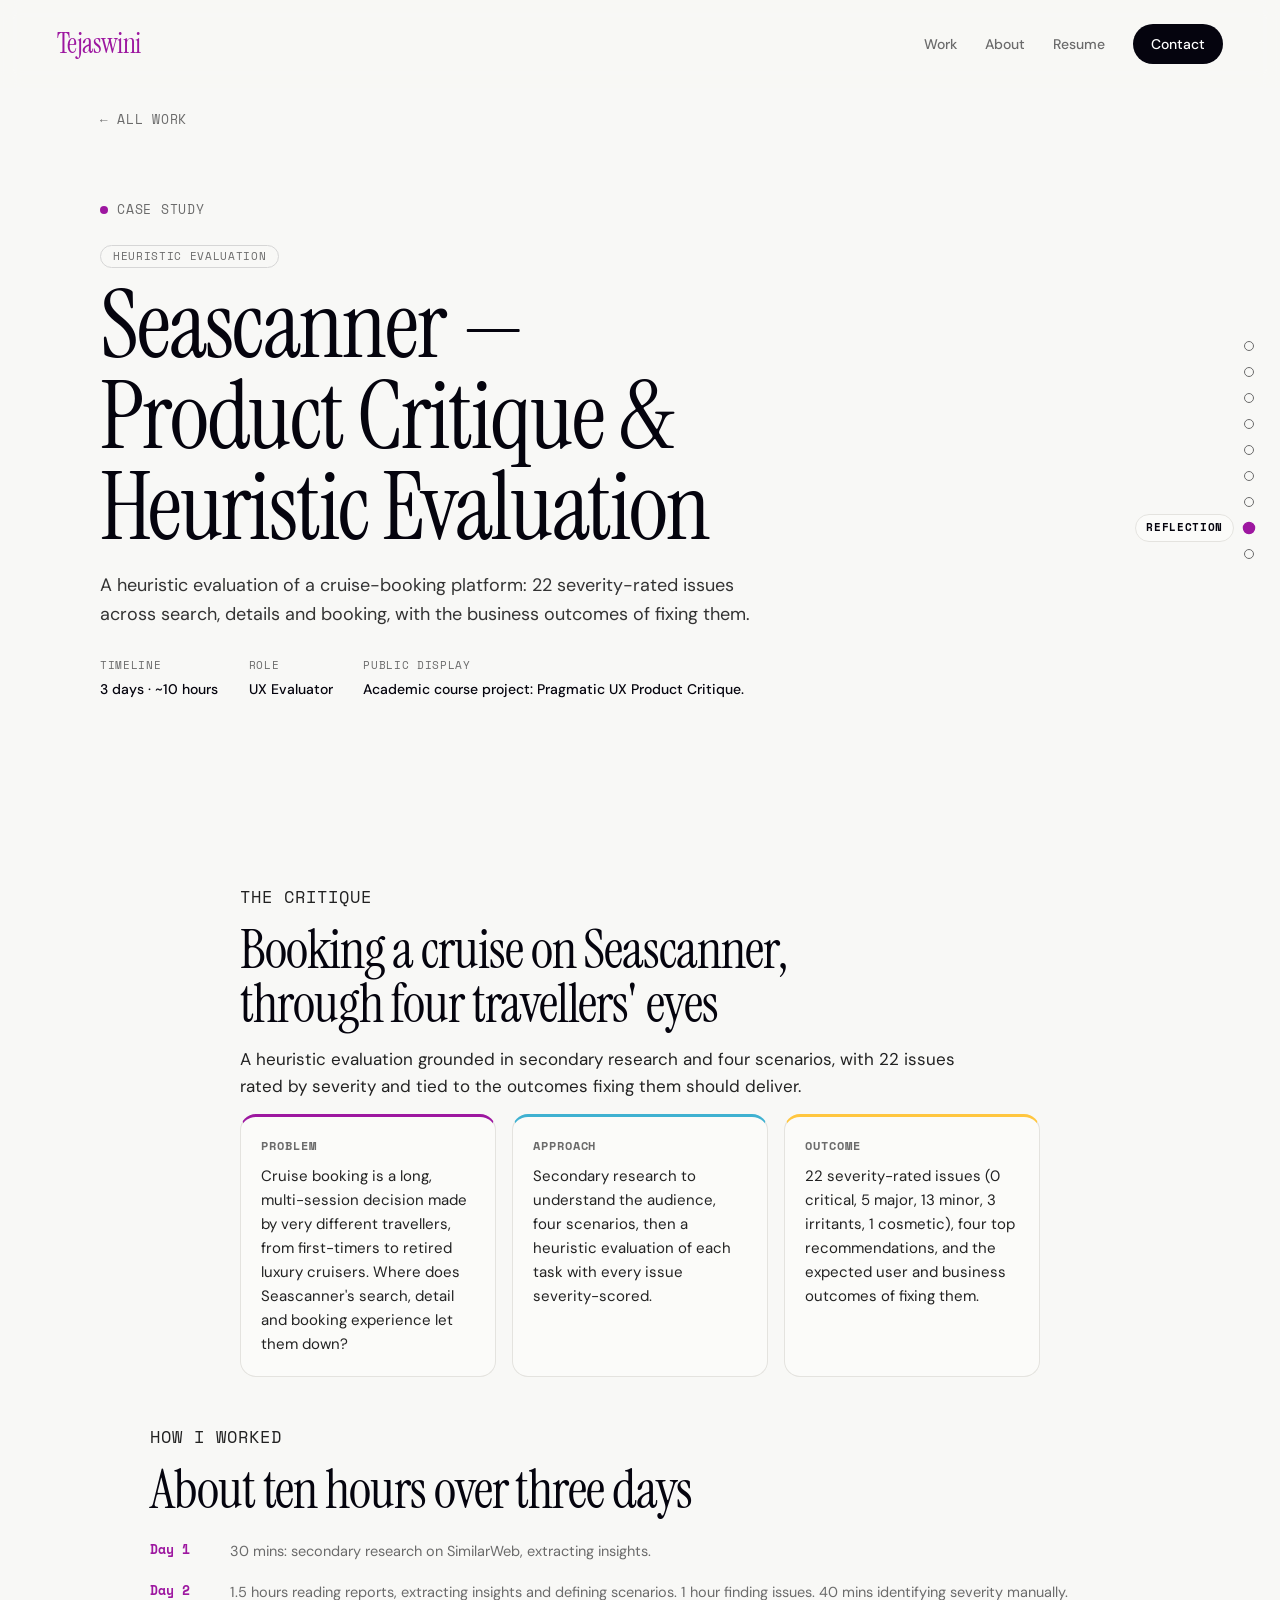
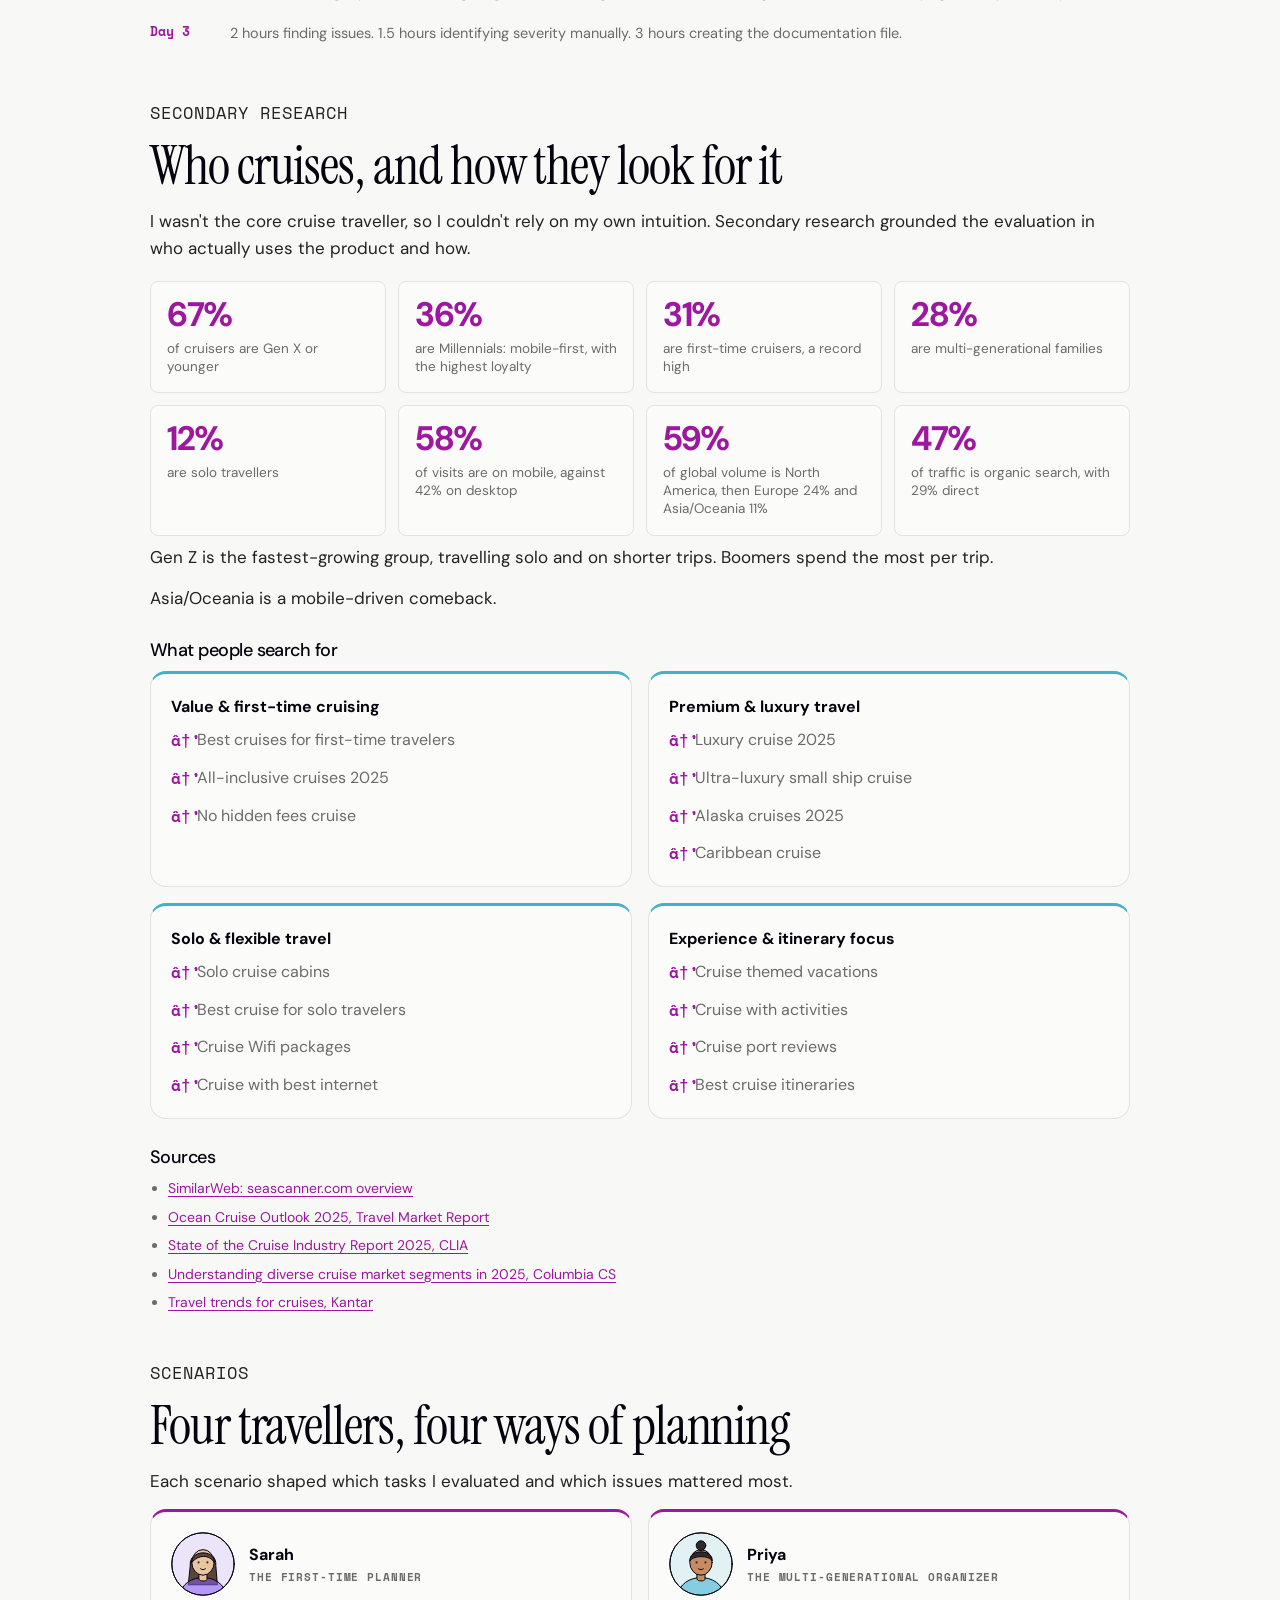
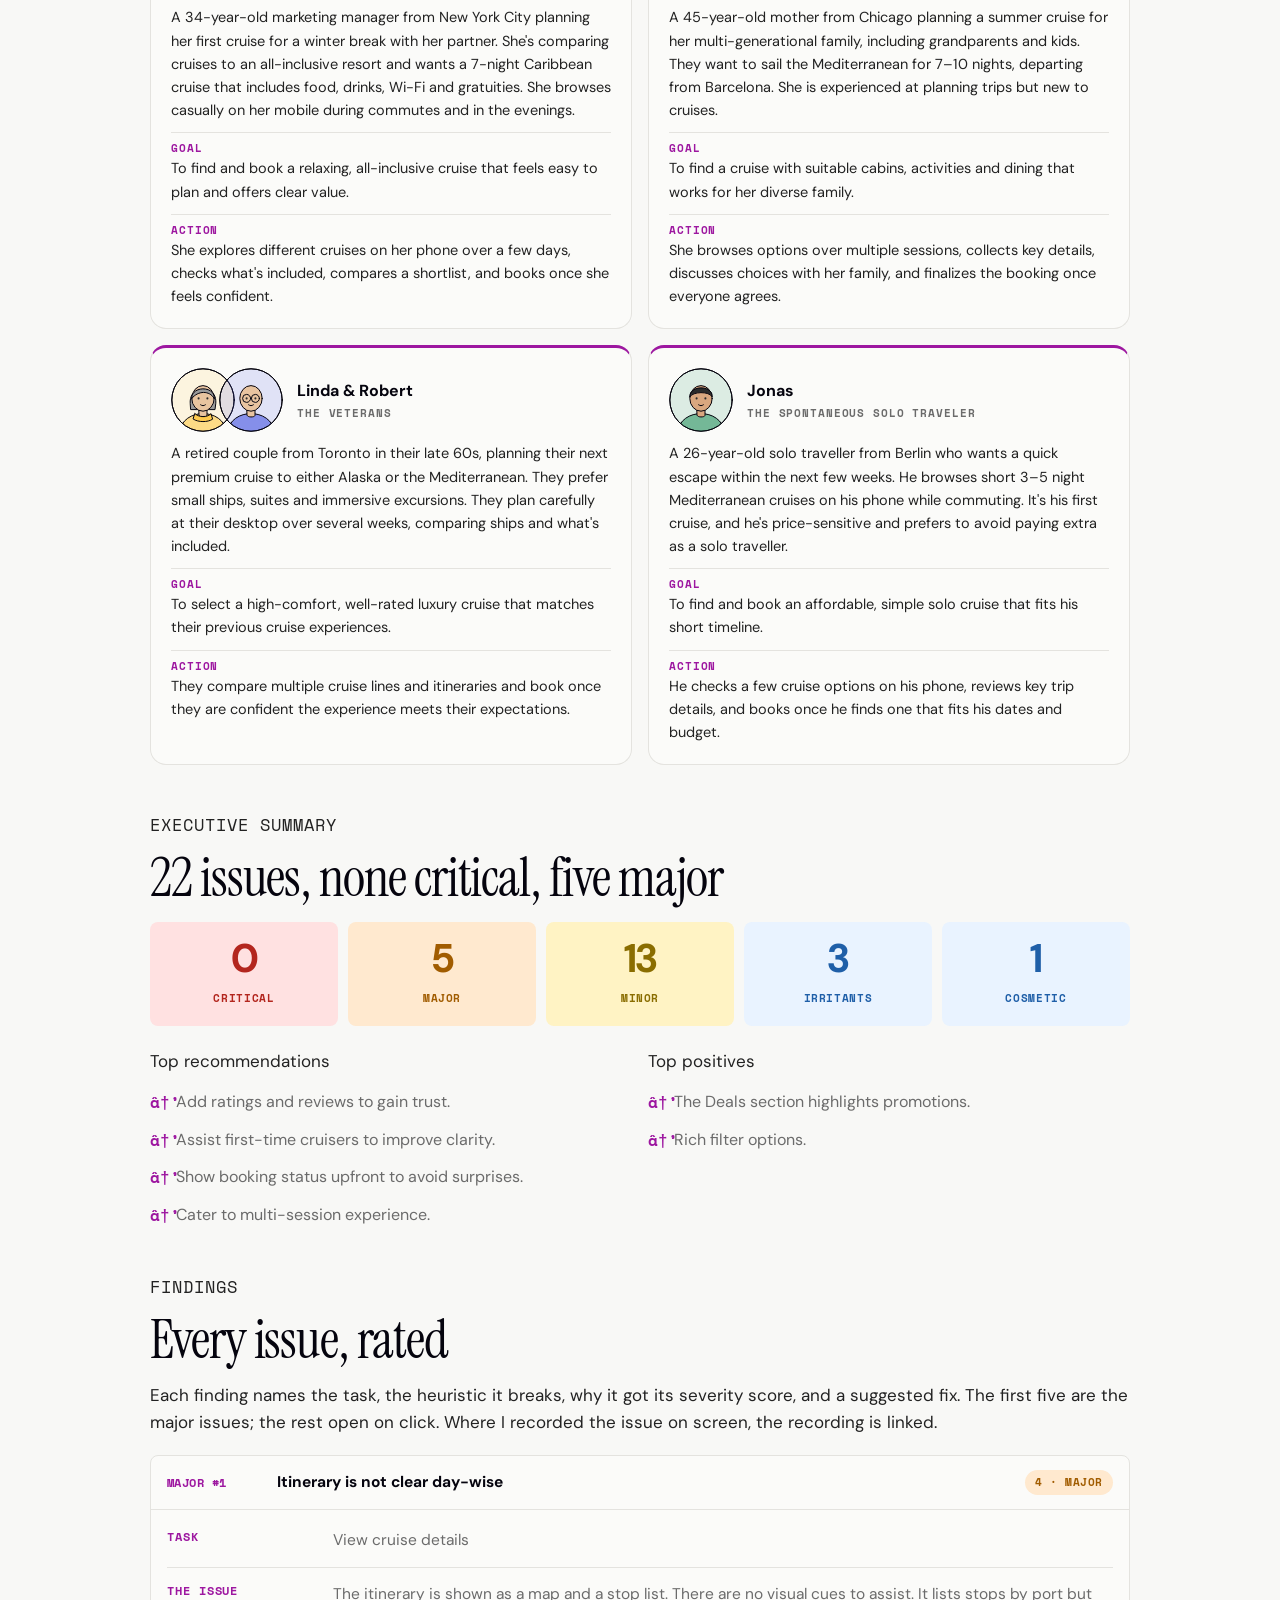
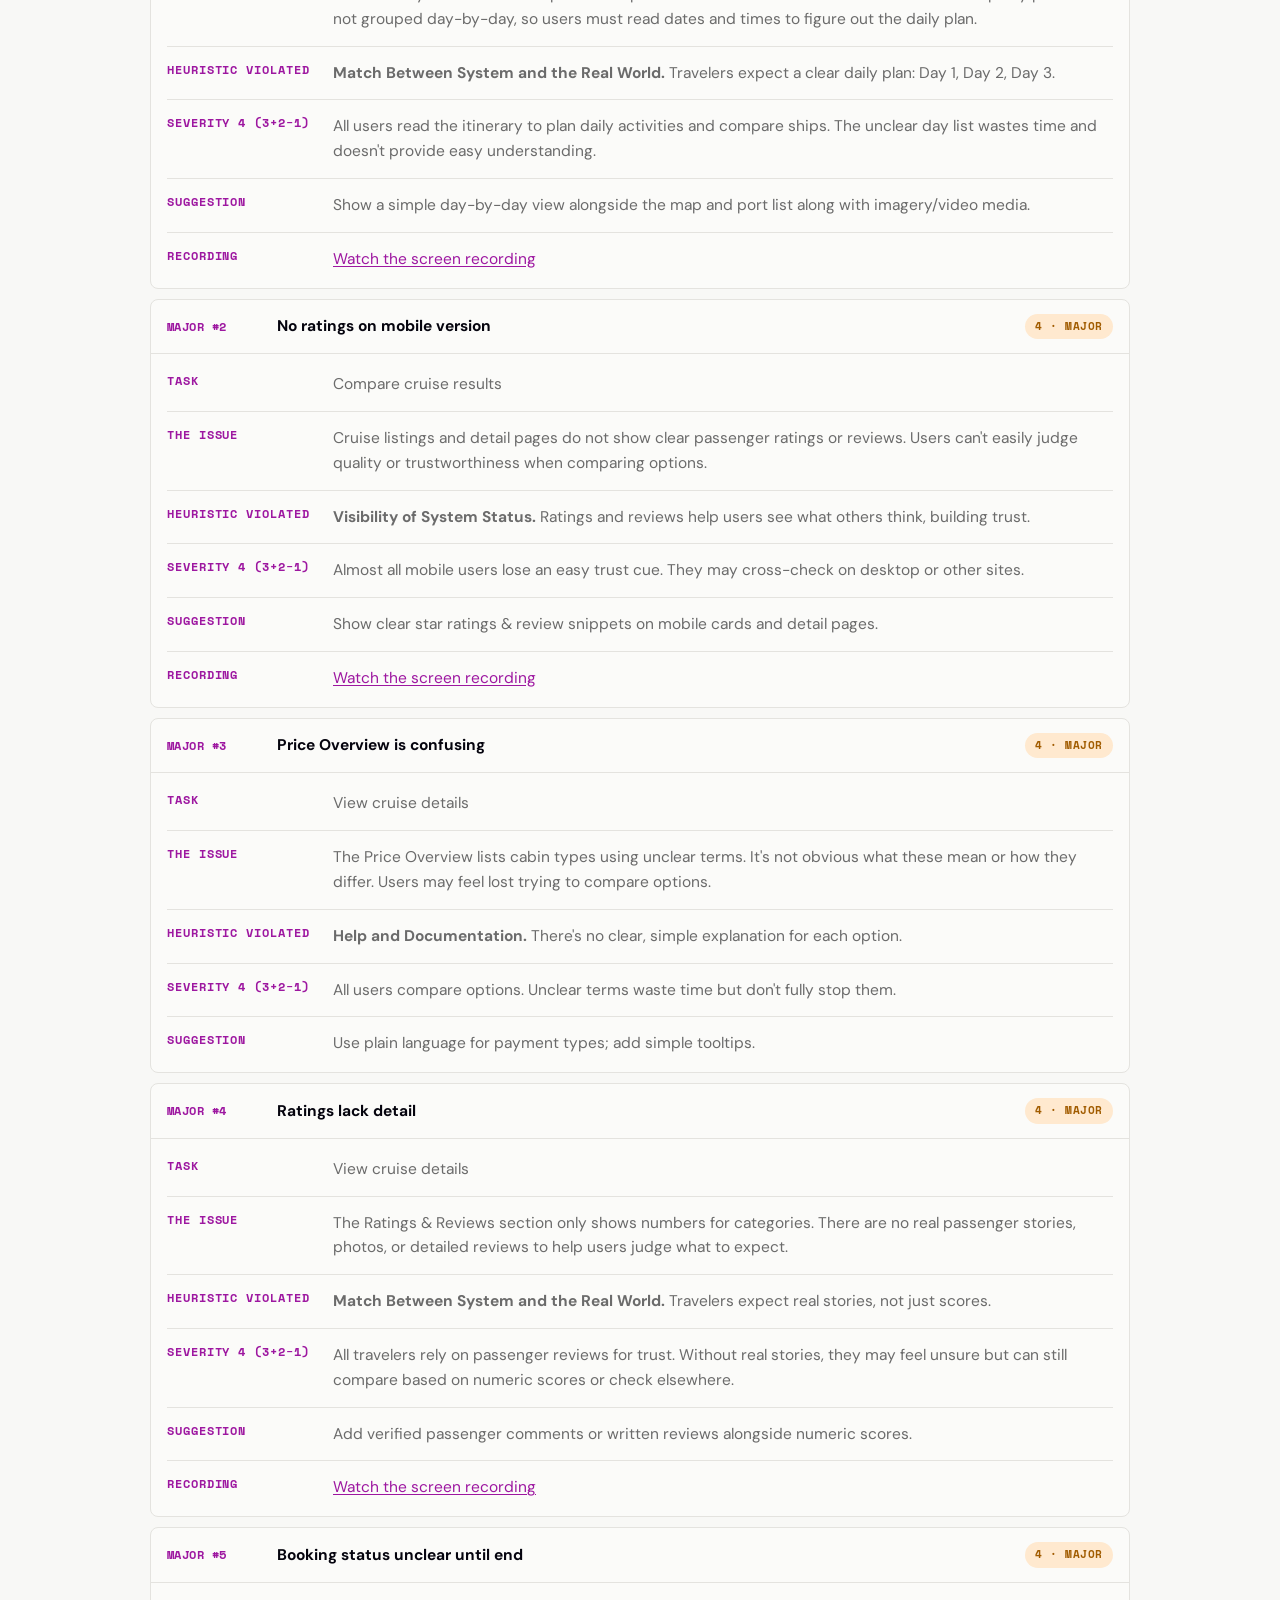
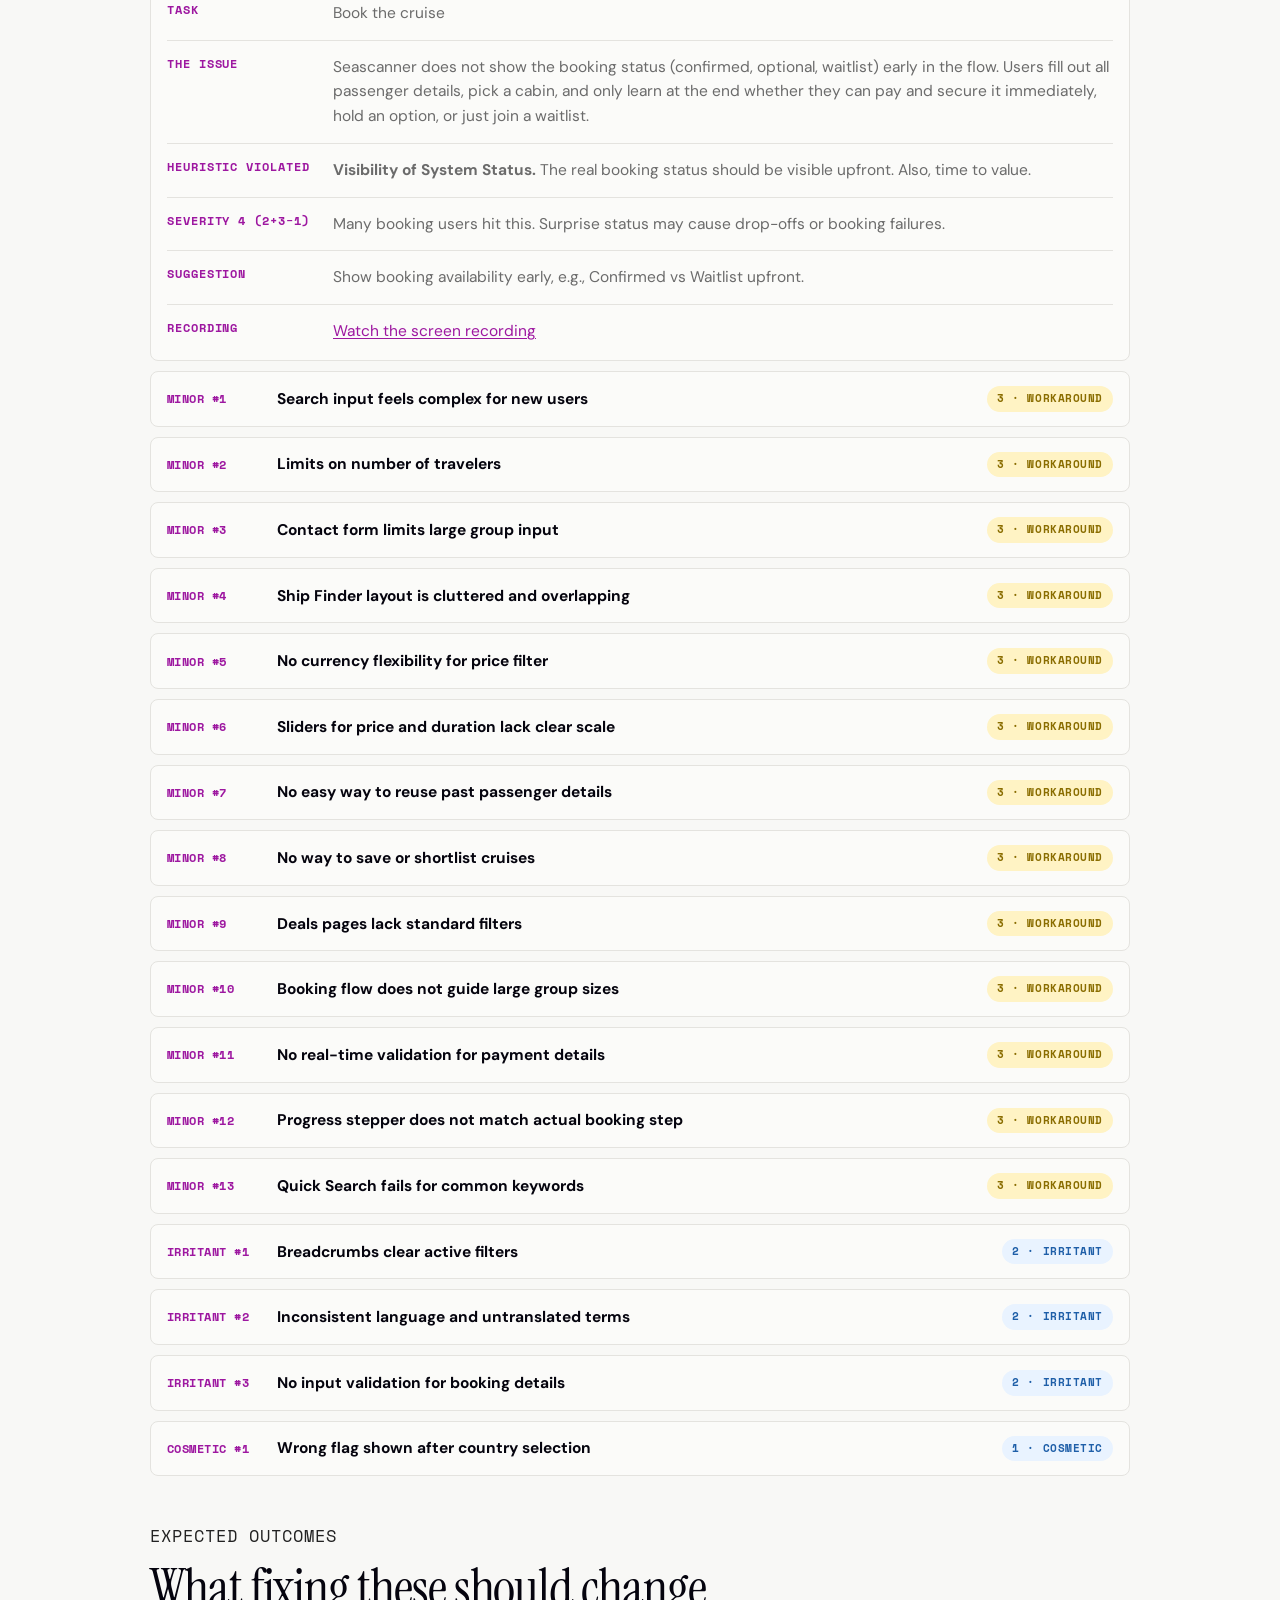
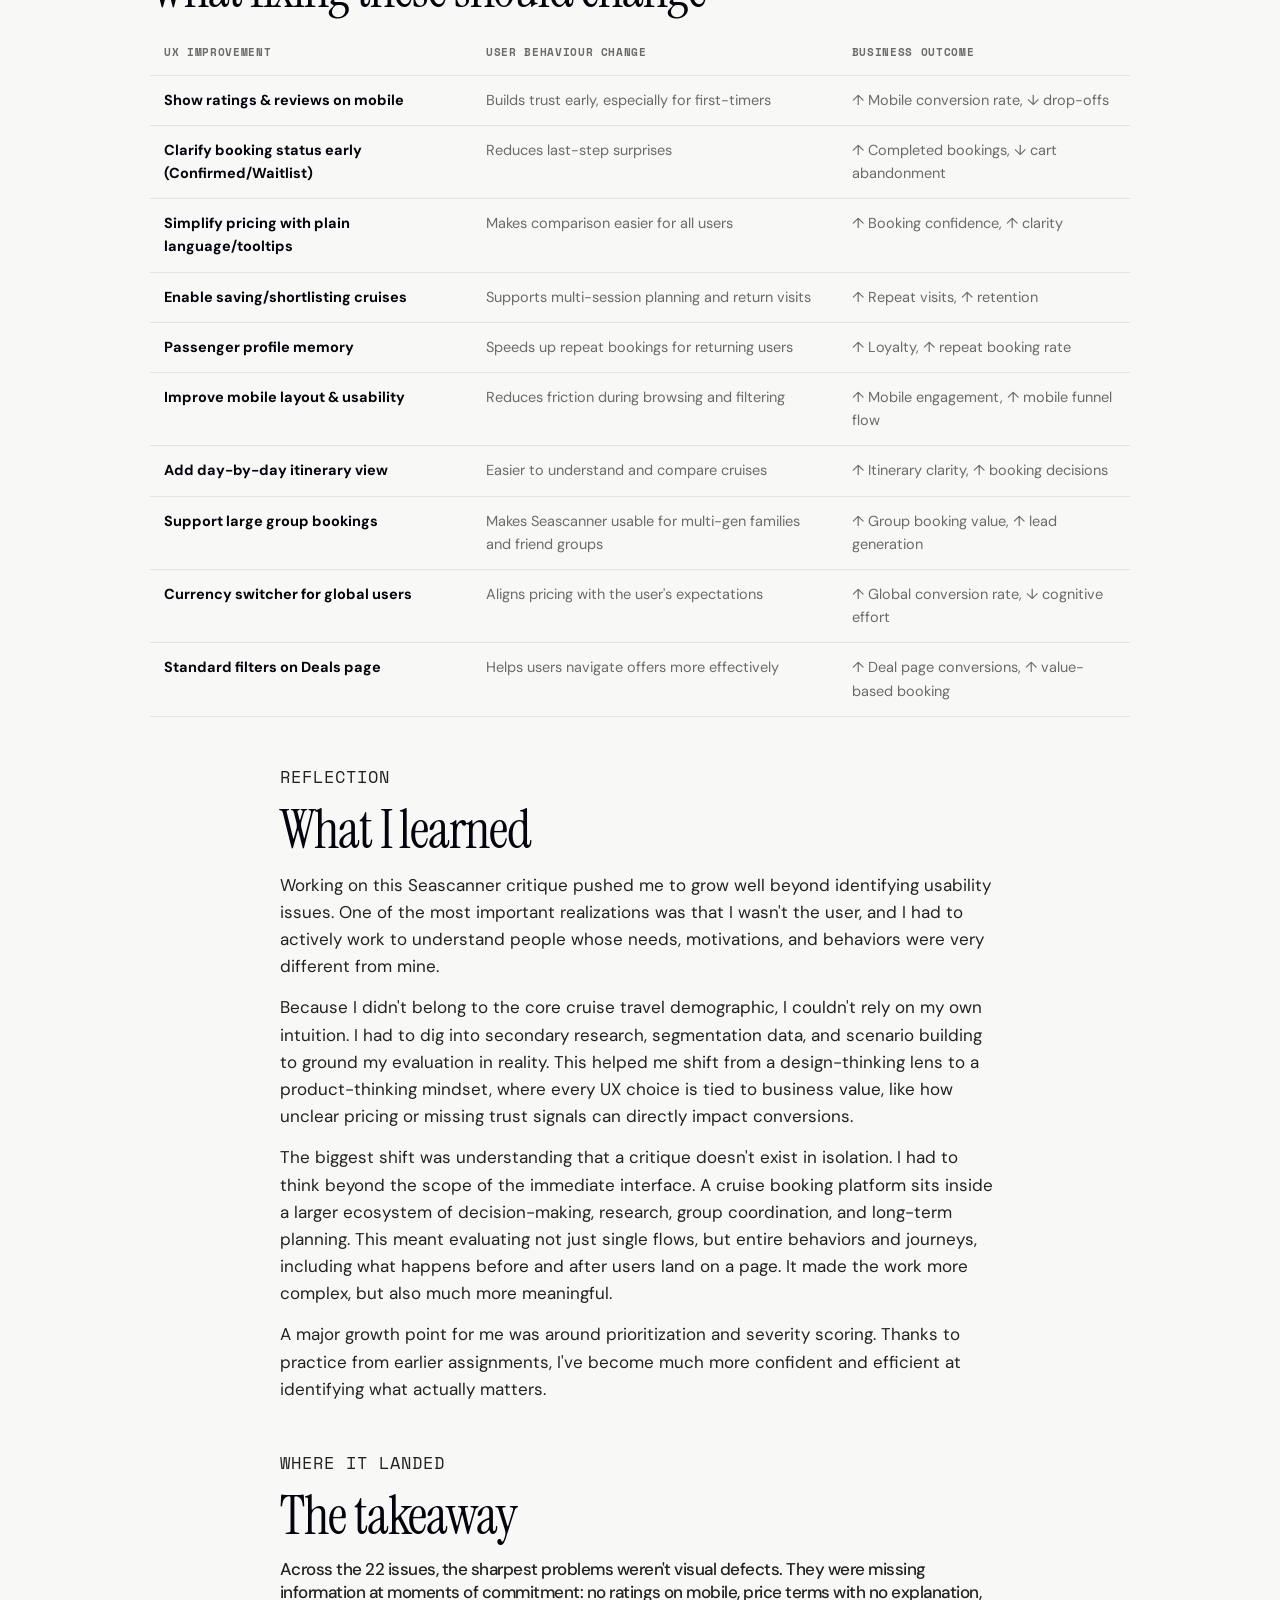
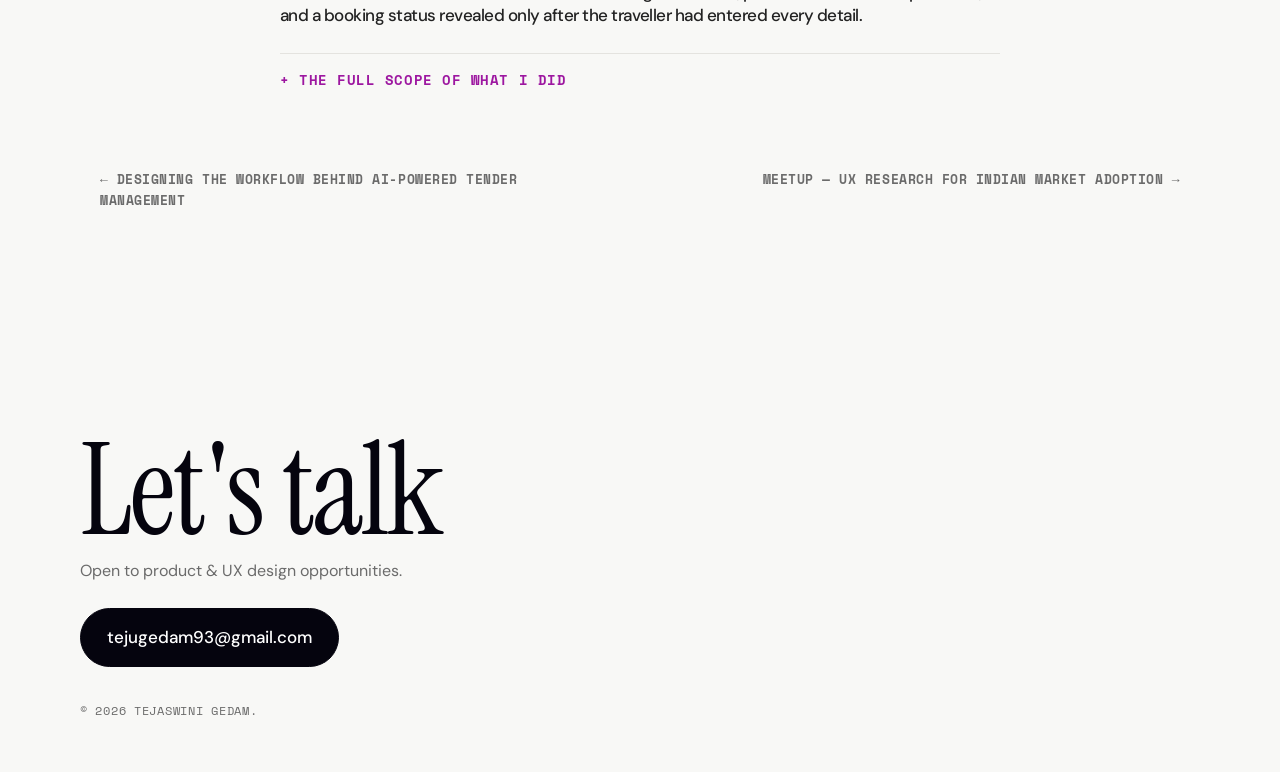
<file: work/seascanner.html>
<!doctype html>
<html lang="en">
<head>
<meta charset="utf-8">
<meta name="viewport" content="width=device-width, initial-scale=1">
<title>Seascanner — Product Critique &amp; Heuristic Evaluation — Tejaswini Gedam</title>
<meta name="description" content="Tejaswini Gedam — Product &amp; UX Designer. I get to the crux of messy problems, generate ideas, prioritize what matters, design and help ship solutions.">
<link rel="preload" as="font" type="font/woff2" href="../fonts/instrument-serif-latin.woff2" crossorigin>
<link rel="preload" as="font" type="font/woff2" href="../fonts/space-mono-latin.woff2" crossorigin>
<link rel="preload" as="font" type="font/woff2" href="../fonts/bricolage-grotesque-latin.woff2" crossorigin>
<link rel="preload" as="font" type="font/woff2" href="../fonts/dm-sans-latin.woff2" crossorigin>
<link rel="stylesheet" href="../fonts/fonts.css">
<link rel="stylesheet" href="../styles.css">
<link rel="stylesheet" href="../case-theme.css">
</head>
<body>

<header class="nav">
  <a class="brand" href="../index.html">Tejaswini</a>
  <nav>
    <div class="nav-links">
      <a href="../index.html#work">Work</a>
      <a href="../index.html#about">About</a>
      <a href="../Tejaswini-Gedam-Resume.pdf" target="_blank" rel="noopener">Resume</a>
    </div>
    <a class="nav-cta" href="mailto:tejugedam93@gmail.com">Contact</a>
  </nav>
</header>
<main class="case">
  <a class="back" href="../index.html#work">← All work</a>
  <header class="case-hero" data-key="S">
    <p class="eyebrow">Case study</p>
    <span class="type-tag">Heuristic Evaluation</span>
    <h1>Seascanner — Product Critique &amp; Heuristic Evaluation</h1>
    <p class="lede">A heuristic evaluation of a cruise-booking platform: 22 severity-rated issues across search, details and booking, with the business outcomes of fixing them.</p>
    <div class="meta"><div><dt>Timeline</dt><dd>3 days · ~10 hours</dd></div><div><dt>Role</dt><dd>UX Evaluator</dd></div><div><dt>Public display</dt><dd>Academic course project: Pragmatic UX Product Critique.</dd></div></div>
  </header>

  

  <div class="sheet">
  <svg width="0" height="0" style="position:absolute" aria-hidden="true"><defs><clipPath id="avclip"><circle cx="40" cy="40" r="39"/></clipPath></defs></svg>
  <section class="case-block hook">
    <p class="beat">The critique</p>
    <h2 class="hook-title">Booking a cruise on Seascanner, through four travellers' eyes</h2>
    <p class="hook-sub">A heuristic evaluation grounded in secondary research and four scenarios, with 22 issues rated by severity and tied to the outcomes fixing them should deliver.</p>
    <div class="snapshot"><div class="snapshot-item problem"><span>Problem</span><p>Cruise booking is a long, multi-session decision made by very different travellers, from first-timers to retired luxury cruisers. Where does Seascanner's search, detail and booking experience let them down?</p></div><div class="snapshot-item focus"><span>Approach</span><p>Secondary research to understand the audience, four scenarios, then a heuristic evaluation of each task with every issue severity-scored.</p></div><div class="snapshot-item outcome"><span>Outcome</span><p>22 severity-rated issues (0 critical, 5 major, 13 minor, 3 irritants, 1 cosmetic), four top recommendations, and the expected user and business outcomes of fixing them.</p></div></div>
  </section>

  <section class="case-block" style="max-width:980px">
    <p class="beat">How I worked</p>
    <h2>About ten hours over three days</h2>
    <div class="mtimeline"><div class="mt-row"><span class="mt-day">Day 1</span><span class="mt-text">30 mins: secondary research on SimilarWeb, extracting insights.</span></div><div class="mt-row"><span class="mt-day">Day 2</span><span class="mt-text">1.5 hours reading reports, extracting insights and defining scenarios. 1 hour finding issues. 40 mins identifying severity manually.</span></div><div class="mt-row"><span class="mt-day">Day 3</span><span class="mt-text">2 hours finding issues. 1.5 hours identifying severity manually. 3 hours creating the documentation file.</span></div></div>
  </section>

  <section class="case-block" style="max-width:980px">
    <p class="beat">Secondary research</p>
    <h2>Who cruises, and how they look for it</h2>
    <p>I wasn't the core cruise traveller, so I couldn't rely on my own intuition. Secondary research grounded the evaluation in who actually uses the product and how.</p>
    <div class="stat-grid"><div class="stat"><b>67%</b><span>of cruisers are Gen X or younger</span></div><div class="stat"><b>36%</b><span>are Millennials: mobile-first, with the highest loyalty</span></div><div class="stat"><b>31%</b><span>are first-time cruisers, a record high</span></div><div class="stat"><b>28%</b><span>are multi-generational families</span></div><div class="stat"><b>12%</b><span>are solo travellers</span></div><div class="stat"><b>58%</b><span>of visits are on mobile, against 42% on desktop</span></div><div class="stat"><b>59%</b><span>of global volume is North America, then Europe 24% and Asia/Oceania 11%</span></div><div class="stat"><b>47%</b><span>of traffic is organic search, with 29% direct</span></div></div>
    <p class="fine-note">Gen Z is the fastest-growing group, travelling solo and on shorter trips. Boomers spend the most per trip.</p><p class="fine-note">Asia/Oceania is a mobile-driven comeback.</p>
    <h3 class="sub-head">What people search for</h3>
    <div class="rgrid-2"><div class="rcard c-sky"><h4>Value &amp; first-time cruising</h4><ul class="ticks"><li>Best cruises for first-time travelers</li><li>All-inclusive cruises 2025</li><li>No hidden fees cruise</li></ul></div><div class="rcard c-sky"><h4>Premium &amp; luxury travel</h4><ul class="ticks"><li>Luxury cruise 2025</li><li>Ultra-luxury small ship cruise</li><li>Alaska cruises 2025</li><li>Caribbean cruise</li></ul></div><div class="rcard c-sky"><h4>Solo &amp; flexible travel</h4><ul class="ticks"><li>Solo cruise cabins</li><li>Best cruise for solo travelers</li><li>Cruise Wifi packages</li><li>Cruise with best internet</li></ul></div><div class="rcard c-sky"><h4>Experience &amp; itinerary focus</h4><ul class="ticks"><li>Cruise themed vacations</li><li>Cruise with activities</li><li>Cruise port reviews</li><li>Best cruise itineraries</li></ul></div></div>
    <h3 class="sub-head">Sources</h3>
    <ul class="src-list"><li><a href="https://www.similarweb.com/website/seascanner.com/#overview" target="_blank" rel="noopener noreferrer">SimilarWeb: seascanner.com overview</a></li><li><a href="https://www.travelmarketreport.com/media/Outlooks/OceanCruiseOutlook2025.pdf" target="_blank" rel="noopener noreferrer">Ocean Cruise Outlook 2025, Travel Market Report</a></li><li><a href="https://cruising.org/resources/state-cruise-industry-report-2025" target="_blank" rel="noopener noreferrer">State of the Cruise Industry Report 2025, CLIA</a></li><li><a href="https://columbia-cs.com/understanding-diverse-cruise-market-segments-in-2025/" target="_blank" rel="noopener noreferrer">Understanding diverse cruise market segments in 2025, Columbia CS</a></li><li><a href="https://www.kantar.com/inspiration/research-services/travel-trends-for-cruises-pf" target="_blank" rel="noopener noreferrer">Travel trends for cruises, Kantar</a></li></ul>
  </section>

  <section class="case-block" style="max-width:980px">
    <p class="beat">Scenarios</p>
    <h2>Four travellers, four ways of planning</h2>
    <p>Each scenario shaped which tasks I evaluated and which issues mattered most.</p>
    <div class="rgrid-2">
      <article class="rcard c-violet scn">
        <div class="scn-head"><div class="scn-av"><svg class="avatar-ill" viewBox="0 0 80 80" aria-hidden="true">
    <circle cx="40" cy="40" r="39" fill="#8b5cf6" fill-opacity=".14" class="av-l"/>
    <g clip-path="url(#avclip)">
      <path class="av-l" fill="#5a4636" d="M24 42C22 20 58 20 56 42L58 66H22Z"/>
      <path class="av-l" fill="#8b5cf6" fill-opacity=".55" d="M10 82C12 64 27 57 40 57C53 57 68 64 70 82Z"/>
      <path class="av-l" fill="#e8c4a0" d="M35 48H45V59C45 62 35 62 35 59Z"/>
      
      
      
      <ellipse class="av-l" fill="#e8c4a0" cx="40" cy="38" rx="14" ry="16"/>
      
      <path class="av-l" fill="#5a4636" d="M26 38C25 22 55 22 54 38C48 28 34 28 26 38Z"/>
      <circle cx="34.5" cy="38" r="1.3" fill="#2b2b2b"/><circle cx="45.5" cy="38" r="1.3" fill="#2b2b2b"/>
      
      <path class="av-l" fill="none" d="M37 46C39 47.5 41 47.5 43 46"/>
    </g>
    <circle cx="40" cy="40" r="39" fill="none" class="av-l"/>
  </svg></div><div><h4>Sarah</h4><p class="rk" style="margin:0">The First-Time Planner</p></div></div>
        <p>A 34-year-old marketing manager from New York City planning her first cruise for a winter break with her partner. She's comparing cruises to an all-inclusive resort and wants a 7-night Caribbean cruise that includes food, drinks, Wi-Fi and gratuities. She browses casually on her mobile during commutes and in the evenings.</p>
        <p class="scn-k"><span>Goal</span>To find and book a relaxing, all-inclusive cruise that feels easy to plan and offers clear value.</p>
        <p class="scn-k"><span>Action</span>She explores different cruises on her phone over a few days, checks what's included, compares a shortlist, and books once she feels confident.</p>
      </article>
      <article class="rcard c-violet scn">
        <div class="scn-head"><div class="scn-av"><svg class="avatar-ill" viewBox="0 0 80 80" aria-hidden="true">
    <circle cx="40" cy="40" r="39" fill="#3fb1d1" fill-opacity=".14" class="av-l"/>
    <g clip-path="url(#avclip)">
      
      <path class="av-l" fill="#3fb1d1" fill-opacity=".55" d="M10 82C12 64 27 57 40 57C53 57 68 64 70 82Z"/>
      <path class="av-l" fill="#c68b63" d="M35 48H45V59C45 62 35 62 35 59Z"/>
      
      
      
      <ellipse class="av-l" fill="#c68b63" cx="40" cy="38" rx="14" ry="16"/>
      
      <circle class="av-l" cx="40" cy="17" r="6" fill="#2b2b2b"/><path class="av-l" fill="#2b2b2b" d="M26 36C25 21 55 21 54 36C50 29 30 29 26 36Z"/>
      <circle cx="34.5" cy="38" r="1.3" fill="#2b2b2b"/><circle cx="45.5" cy="38" r="1.3" fill="#2b2b2b"/>
      
      <path class="av-l" fill="none" d="M37 46C39 47.5 41 47.5 43 46"/>
    </g>
    <circle cx="40" cy="40" r="39" fill="none" class="av-l"/>
  </svg></div><div><h4>Priya</h4><p class="rk" style="margin:0">The Multi-Generational Organizer</p></div></div>
        <p>A 45-year-old mother from Chicago planning a summer cruise for her multi-generational family, including grandparents and kids. They want to sail the Mediterranean for 7–10 nights, departing from Barcelona. She is experienced at planning trips but new to cruises.</p>
        <p class="scn-k"><span>Goal</span>To find a cruise with suitable cabins, activities and dining that works for her diverse family.</p>
        <p class="scn-k"><span>Action</span>She browses options over multiple sessions, collects key details, discusses choices with her family, and finalizes the booking once everyone agrees.</p>
      </article>
      <article class="rcard c-violet scn">
        <div class="scn-head"><div class="scn-av"><svg class="avatar-ill" viewBox="0 0 80 80" aria-hidden="true">
    <circle cx="40" cy="40" r="39" fill="#ffc63f" fill-opacity=".14" class="av-l"/>
    <g clip-path="url(#avclip)">
      <path class="av-l" fill="#9a9a9a" d="M24 44C22 20 58 20 56 44L55 52H25Z"/>
      <path class="av-l" fill="#ffc63f" fill-opacity=".55" d="M10 82C12 64 27 57 40 57C53 57 68 64 70 82Z"/>
      <path class="av-l" fill="#e8c4a0" d="M35 48H45V59C45 62 35 62 35 59Z"/>
      <path class="av-l" fill="#ffc63f" fill-opacity=".8" d="M30 57C34 62 46 62 50 57L52 64C46 68 34 68 28 64Z"/>
      
      
      <ellipse class="av-l" fill="#e8c4a0" cx="40" cy="38" rx="14" ry="16"/>
      
      <path class="av-l" fill="#9a9a9a" d="M26 38C25 22 55 22 54 38C48 28 34 28 26 38Z"/>
      <circle cx="34.5" cy="38" r="1.3" fill="#2b2b2b"/><circle cx="45.5" cy="38" r="1.3" fill="#2b2b2b"/>
      
      <path class="av-l" fill="none" d="M37 46C39 47.5 41 47.5 43 46"/>
    </g>
    <circle cx="40" cy="40" r="39" fill="none" class="av-l"/>
  </svg><svg class="avatar-ill" viewBox="0 0 80 80" aria-hidden="true">
    <circle cx="40" cy="40" r="39" fill="#3b4ce0" fill-opacity=".14" class="av-l"/>
    <g clip-path="url(#avclip)">
      
      <path class="av-l" fill="#3b4ce0" fill-opacity=".55" d="M10 82C12 64 27 57 40 57C53 57 68 64 70 82Z"/>
      <path class="av-l" fill="#e8c4a0" d="M35 48H45V59C45 62 35 62 35 59Z"/>
      
      
      
      <ellipse class="av-l" fill="#e8c4a0" cx="40" cy="38" rx="14" ry="16"/>
      
      
      <circle cx="34.5" cy="38" r="1.3" fill="#2b2b2b"/><circle cx="45.5" cy="38" r="1.3" fill="#2b2b2b"/>
      <circle class="av-l" cx="34.5" cy="38" r="5" fill="none"/><circle class="av-l" cx="45.5" cy="38" r="5" fill="none"/><path class="av-l" d="M39.5 38H40.5"/>
      <path class="av-l" fill="none" d="M37 46C39 47.5 41 47.5 43 46"/>
    </g>
    <circle cx="40" cy="40" r="39" fill="none" class="av-l"/>
  </svg></div><div><h4>Linda &amp; Robert</h4><p class="rk" style="margin:0">The Veterans</p></div></div>
        <p>A retired couple from Toronto in their late 60s, planning their next premium cruise to either Alaska or the Mediterranean. They prefer small ships, suites and immersive excursions. They plan carefully at their desktop over several weeks, comparing ships and what's included.</p>
        <p class="scn-k"><span>Goal</span>To select a high-comfort, well-rated luxury cruise that matches their previous cruise experiences.</p>
        <p class="scn-k"><span>Action</span>They compare multiple cruise lines and itineraries and book once they are confident the experience meets their expectations.</p>
      </article>
      <article class="rcard c-violet scn">
        <div class="scn-head"><div class="scn-av"><svg class="avatar-ill" viewBox="0 0 80 80" aria-hidden="true">
    <circle cx="40" cy="40" r="39" fill="#1f8f5a" fill-opacity=".14" class="av-l"/>
    <g clip-path="url(#avclip)">
      
      <path class="av-l" fill="#1f8f5a" fill-opacity=".55" d="M10 82C12 64 27 57 40 57C53 57 68 64 70 82Z"/>
      <path class="av-l" fill="#d9a77f" d="M35 48H45V59C45 62 35 62 35 59Z"/>
      
      
      
      <ellipse class="av-l" fill="#d9a77f" cx="40" cy="38" rx="14" ry="16"/>
      
      <path class="av-l" fill="#2b2b2b" d="M26 36C25 21 55 21 54 36C50 29 30 29 26 36Z"/>
      <circle cx="34.5" cy="38" r="1.3" fill="#2b2b2b"/><circle cx="45.5" cy="38" r="1.3" fill="#2b2b2b"/>
      
      <path class="av-l" fill="none" d="M37 46C39 47.5 41 47.5 43 46"/>
    </g>
    <circle cx="40" cy="40" r="39" fill="none" class="av-l"/>
  </svg></div><div><h4>Jonas</h4><p class="rk" style="margin:0">The Spontaneous Solo Traveler</p></div></div>
        <p>A 26-year-old solo traveller from Berlin who wants a quick escape within the next few weeks. He browses short 3–5 night Mediterranean cruises on his phone while commuting. It's his first cruise, and he's price-sensitive and prefers to avoid paying extra as a solo traveller.</p>
        <p class="scn-k"><span>Goal</span>To find and book an affordable, simple solo cruise that fits his short timeline.</p>
        <p class="scn-k"><span>Action</span>He checks a few cruise options on his phone, reviews key trip details, and books once he finds one that fits his dates and budget.</p>
      </article></div>
  </section>

  <section class="case-block" style="max-width:980px">
    <p class="beat">Executive summary</p>
    <h2>22 issues, none critical, five major</h2>
    <div class="sev-row"><div class="sev-tile" data-lvl="5"><b>0</b><span>Critical</span></div><div class="sev-tile" data-lvl="4"><b>5</b><span>Major</span></div><div class="sev-tile" data-lvl="3"><b>13</b><span>Minor</span></div><div class="sev-tile" data-lvl="2"><b>3</b><span>Irritants</span></div><div class="sev-tile" data-lvl="1"><b>1</b><span>Cosmetic</span></div></div>
    <div class="rgrid-2" style="margin-top:22px">
      <div><p class="rk">Top recommendations</p><ul class="ticks"><li>Add ratings and reviews to gain trust.</li><li>Assist first-time cruisers to improve clarity.</li><li>Show booking status upfront to avoid surprises.</li><li>Cater to multi-session experience.</li></ul></div>
      <div><p class="rk">Top positives</p><ul class="ticks"><li>The Deals section highlights promotions.</li><li>Rich filter options.</li></ul></div>
    </div>
  </section>

  <section class="case-block" style="max-width:980px">
    <p class="beat">Findings</p>
    <h2>Every issue, rated</h2>
    <p>Each finding names the task, the heuristic it breaks, why it got its severity score, and a suggested fix. The first five are the major issues; the rest open on click. Where I recorded the issue on screen, the recording is linked.</p>
    <div class="iss-list">
      <details class="iss" open>
        <summary><span class="iss-code">Major #1</span><span class="iss-title">Itinerary is not clear day-wise</span><span class="severity" data-lvl="4">4 · Major</span></summary>
        <dl class="decision">
          <div><dt>Task</dt><dd>View cruise details</dd></div>
          <div><dt>The issue</dt><dd>The itinerary is shown as a map and a stop list. There are no visual cues to assist. It lists stops by port but not grouped day-by-day, so users must read dates and times to figure out the daily plan.</dd></div>
          <div><dt>Heuristic violated</dt><dd><strong>Match Between System and the Real World.</strong> Travelers expect a clear daily plan: Day 1, Day 2, Day 3.</dd></div>
          <div><dt>Severity 4 (3+2−1)</dt><dd>All users read the itinerary to plan daily activities and compare ships. The unclear day list wastes time and doesn't provide easy understanding.</dd></div>
          <div><dt>Suggestion</dt><dd>Show a simple day-by-day view alongside the map and port list along with imagery/video media.</dd></div>
          <div><dt>Recording</dt><dd><a href="https://drive.google.com/file/d/1zBzFNCUiMFoy53Os1W_1otlQCJjwjCRU/view?usp=sharing" target="_blank" rel="noopener noreferrer">Watch the screen recording</a></dd></div>
        </dl>
      </details>
      <details class="iss" open>
        <summary><span class="iss-code">Major #2</span><span class="iss-title">No ratings on mobile version</span><span class="severity" data-lvl="4">4 · Major</span></summary>
        <dl class="decision">
          <div><dt>Task</dt><dd>Compare cruise results</dd></div>
          <div><dt>The issue</dt><dd>Cruise listings and detail pages do not show clear passenger ratings or reviews. Users can't easily judge quality or trustworthiness when comparing options.</dd></div>
          <div><dt>Heuristic violated</dt><dd><strong>Visibility of System Status.</strong> Ratings and reviews help users see what others think, building trust.</dd></div>
          <div><dt>Severity 4 (3+2−1)</dt><dd>Almost all mobile users lose an easy trust cue. They may cross-check on desktop or other sites.</dd></div>
          <div><dt>Suggestion</dt><dd>Show clear star ratings &amp; review snippets on mobile cards and detail pages.</dd></div>
          <div><dt>Recording</dt><dd><a href="https://drive.google.com/file/d/1aWHiJ13qqxJARjJRz8Gh__LXuMuY6I7y/view?usp=sharing" target="_blank" rel="noopener noreferrer">Watch the screen recording</a></dd></div>
        </dl>
      </details>
      <details class="iss" open>
        <summary><span class="iss-code">Major #3</span><span class="iss-title">Price Overview is confusing</span><span class="severity" data-lvl="4">4 · Major</span></summary>
        <dl class="decision">
          <div><dt>Task</dt><dd>View cruise details</dd></div>
          <div><dt>The issue</dt><dd>The Price Overview lists cabin types using unclear terms. It's not obvious what these mean or how they differ. Users may feel lost trying to compare options.</dd></div>
          <div><dt>Heuristic violated</dt><dd><strong>Help and Documentation.</strong> There's no clear, simple explanation for each option.</dd></div>
          <div><dt>Severity 4 (3+2−1)</dt><dd>All users compare options. Unclear terms waste time but don't fully stop them.</dd></div>
          <div><dt>Suggestion</dt><dd>Use plain language for payment types; add simple tooltips.</dd></div>
        </dl>
      </details>
      <details class="iss" open>
        <summary><span class="iss-code">Major #4</span><span class="iss-title">Ratings lack detail</span><span class="severity" data-lvl="4">4 · Major</span></summary>
        <dl class="decision">
          <div><dt>Task</dt><dd>View cruise details</dd></div>
          <div><dt>The issue</dt><dd>The Ratings &amp; Reviews section only shows numbers for categories. There are no real passenger stories, photos, or detailed reviews to help users judge what to expect.</dd></div>
          <div><dt>Heuristic violated</dt><dd><strong>Match Between System and the Real World.</strong> Travelers expect real stories, not just scores.</dd></div>
          <div><dt>Severity 4 (3+2−1)</dt><dd>All travelers rely on passenger reviews for trust. Without real stories, they may feel unsure but can still compare based on numeric scores or check elsewhere.</dd></div>
          <div><dt>Suggestion</dt><dd>Add verified passenger comments or written reviews alongside numeric scores.</dd></div>
          <div><dt>Recording</dt><dd><a href="https://drive.google.com/file/d/1Jg8cru8dKSP4R_F4CzD2t9yj-lzV-S4j/view?usp=sharing" target="_blank" rel="noopener noreferrer">Watch the screen recording</a></dd></div>
        </dl>
      </details>
      <details class="iss" open>
        <summary><span class="iss-code">Major #5</span><span class="iss-title">Booking status unclear until end</span><span class="severity" data-lvl="4">4 · Major</span></summary>
        <dl class="decision">
          <div><dt>Task</dt><dd>Book the cruise</dd></div>
          <div><dt>The issue</dt><dd>Seascanner does not show the booking status (confirmed, optional, waitlist) early in the flow. Users fill out all passenger details, pick a cabin, and only learn at the end whether they can pay and secure it immediately, hold an option, or just join a waitlist.</dd></div>
          <div><dt>Heuristic violated</dt><dd><strong>Visibility of System Status.</strong> The real booking status should be visible upfront. Also, time to value.</dd></div>
          <div><dt>Severity 4 (2+3−1)</dt><dd>Many booking users hit this. Surprise status may cause drop-offs or booking failures.</dd></div>
          <div><dt>Suggestion</dt><dd>Show booking availability early, e.g., Confirmed vs Waitlist upfront.</dd></div>
          <div><dt>Recording</dt><dd><a href="https://drive.google.com/file/d/1Ppj8-mNxPn40fysfZCzt8G-urDfCSBbG/view?usp=sharing" target="_blank" rel="noopener noreferrer">Watch the screen recording</a></dd></div>
        </dl>
      </details>
      <details class="iss">
        <summary><span class="iss-code">Minor #1</span><span class="iss-title">Search input feels complex for new users</span><span class="severity" data-lvl="3">3 · Workaround</span></summary>
        <dl class="decision">
          <div><dt>Task</dt><dd>Search for cruises</dd></div>
          <div><dt>The issue</dt><dd>The search form shows many fields (travelers, duration, region, cruise line) upfront and many advanced filters. While not required, it can confuse new users.</dd></div>
          <div><dt>Heuristic violated</dt><dd><strong>Match Between System and the Real World.</strong> Assumes people think like cruise experts, uses unclear cruise-specific terms that first-time users may not easily understand.</dd></div>
          <div><dt>Severity 3 (2+2−1)</dt><dd>Many first-time or casual travelers may struggle to understand advanced search fields. Repeat cruisers are less affected. Users can skip or trial-and-error some fields to continue.</dd></div>
          <div><dt>Suggestion</dt><dd>Make search easier to understand by adding plain-language labels, smart defaults, or quick tips.</dd></div>
        </dl>
      </details>
      <details class="iss">
        <summary><span class="iss-code">Minor #2</span><span class="iss-title">Limits on number of travelers</span><span class="severity" data-lvl="3">3 · Workaround</span></summary>
        <dl class="decision">
          <div><dt>Task</dt><dd>Search for a cruise for a large family</dd></div>
          <div><dt>The issue</dt><dd>In the main search, the Number of Travelers input limits users to a maximum of about 8 people. Larger families or groups cannot search for multiple cabins automatically and must send a manual message instead.</dd></div>
          <div><dt>Heuristic violated</dt><dd><strong>Flexibility and Efficiency of Use.</strong> Users can't easily adapt the search to real group sizes. They must do manual workarounds.</dd></div>
          <div><dt>Severity 3 (1+3−1)</dt><dd>Only large groups face this cap. It fully blocks direct searching for them, but they can use a manual workaround.</dd></div>
          <div><dt>Suggestion</dt><dd>Allow the search tool to accept larger groups and show possible multi-cabin combinations automatically.</dd></div>
          <div><dt>Recording</dt><dd><a href="https://drive.google.com/file/d/1QrgufVf1wVKVz1FYBWSo_ClP63uRv-jC/view?usp=sharing" target="_blank" rel="noopener noreferrer">Watch the screen recording</a></dd></div>
        </dl>
      </details>
      <details class="iss">
        <summary><span class="iss-code">Minor #3</span><span class="iss-title">Contact form limits large group input</span><span class="severity" data-lvl="3">3 · Workaround</span></summary>
        <dl class="decision">
          <div><dt>Task</dt><dd>Search for a cruise for a large family</dd></div>
          <div><dt>The issue</dt><dd>When users try to contact Seascanner for larger groups, the Get in Touch form still limits the number of adults, children, or cabins to about 8. There's no way to easily enter bigger numbers, so planners must describe their group in free text.</dd></div>
          <div><dt>Heuristic violated</dt><dd><strong>Flexibility and Efficiency of Use.</strong> The fallback form does not solve the limit of group sizes.</dd></div>
          <div><dt>Severity 3 (1+3−1)</dt><dd>Only large groups trying to book multiple cabins face this. It blocks smooth requests but they can type numbers manually in free text as a fragile workaround.</dd></div>
          <div><dt>Suggestion</dt><dd>Remove caps in the form &amp; allow realistic large groups and cabins.</dd></div>
          <div><dt>Recording</dt><dd><a href="https://drive.google.com/file/d/1Z6LpdllRyw0Mnqilq01t-0jMZN1aOSRf/view?usp=sharing" target="_blank" rel="noopener noreferrer">Watch the screen recording</a></dd></div>
        </dl>
      </details>
      <details class="iss">
        <summary><span class="iss-code">Minor #4</span><span class="iss-title">Ship Finder layout is cluttered and overlapping</span><span class="severity" data-lvl="3">3 · Workaround</span></summary>
        <dl class="decision">
          <div><dt>Task</dt><dd>Search for a cruise through ShipFinder</dd></div>
          <div><dt>The issue</dt><dd>The ShipFinder feature has a confusing layout with overlapping text and buttons.</dd></div>
          <div><dt>Heuristic violated</dt><dd><strong>Aesthetic and Minimalist Design.</strong> Layout should be clear, readable, and well-spaced.</dd></div>
          <div><dt>Severity 3 (2+2−1)</dt><dd>Many users may try ShipFinder to get matched with ships, but they can still browse manually if it's unusable.</dd></div>
          <div><dt>Suggestion</dt><dd>Fix layout: clear spacing, proper sections, mobile checks.</dd></div>
          <div><dt>Recording</dt><dd><a href="https://drive.google.com/file/d/1Gg_5S-ke9LhlKTfjowpBs61J6lVa269j/view?usp=sharing" target="_blank" rel="noopener noreferrer">Watch the screen recording</a></dd></div>
        </dl>
      </details>
      <details class="iss">
        <summary><span class="iss-code">Minor #5</span><span class="iss-title">No currency flexibility for price filter</span><span class="severity" data-lvl="3">3 · Workaround</span></summary>
        <dl class="decision">
          <div><dt>Task</dt><dd>Search for a cruise</dd></div>
          <div><dt>The issue</dt><dd>Cruise results and price filters show only EUR. There's no easy option to change to USD, GBP, CAD, SGD, or other major currencies.</dd></div>
          <div><dt>Heuristic violated</dt><dd><strong>Match Between System and the Real World.</strong> Users think in their own currency.</dd></div>
          <div><dt>Severity 3 (2+2−1)</dt><dd>Many non-Euro users must convert prices themselves. It wastes time but does not stop booking.</dd></div>
          <div><dt>Suggestion</dt><dd>Find solutions on how to match the user's geography through various parameters like language and currency to support a worldwide user base.</dd></div>
        </dl>
      </details>
      <details class="iss">
        <summary><span class="iss-code">Minor #6</span><span class="iss-title">Sliders for price and duration lack clear scale</span><span class="severity" data-lvl="3">3 · Workaround</span></summary>
        <dl class="decision">
          <div><dt>Task</dt><dd>Search for a cruise for a large family</dd></div>
          <div><dt>The issue</dt><dd>When adjusting sliders for price or duration, the input shows the current selected value but there are no scale labels or hover states to guide the choice.</dd></div>
          <div><dt>Heuristic violated</dt><dd><strong>Visibility of System Status.</strong> Users need to see what they're about to pick.</dd></div>
          <div><dt>Severity 3 (2+2−1)</dt><dd>Many users will adjust price/duration sliders to refine results. Lack of clear scale wastes time but does not fully block searching. Users can retry to get closer.</dd></div>
          <div><dt>Suggestion</dt><dd>Add a scale, labels, and live value preview for easier, faster filtering.</dd></div>
          <div><dt>Recording</dt><dd><a href="https://drive.google.com/file/d/1F_NaiW8sKvuhKWFKQrt82ttEYScsNHH6/view?usp=sharing" target="_blank" rel="noopener noreferrer">Watch the screen recording</a></dd></div>
        </dl>
      </details>
      <details class="iss">
        <summary><span class="iss-code">Minor #7</span><span class="iss-title">No easy way to reuse past passenger details</span><span class="severity" data-lvl="3">3 · Workaround</span></summary>
        <dl class="decision">
          <div><dt>Task</dt><dd>Book the cruise</dd></div>
          <div><dt>The issue</dt><dd>When filling passenger details, returning users can only reuse past info by entering a previous booking number and email. There's no account system to store passenger profiles, so they must remember old details each time.</dd></div>
          <div><dt>Heuristic violated</dt><dd><strong>Recognition Rather Than Recall.</strong> Users must recall booking numbers instead of simply logging in.</dd></div>
          <div><dt>Severity 3 (2+2−1)</dt><dd>Repeat travelers must retype info each time. Not a full blocker but very inefficient.</dd></div>
          <div><dt>Suggestion</dt><dd>Add account profiles or passenger detail memory.</dd></div>
        </dl>
      </details>
      <details class="iss">
        <summary><span class="iss-code">Minor #8</span><span class="iss-title">No way to save or shortlist cruises</span><span class="severity" data-lvl="3">3 · Workaround</span></summary>
        <dl class="decision">
          <div><dt>Task</dt><dd>Search for a cruise</dd></div>
          <div><dt>The issue</dt><dd>There's no way to save, favorite, or shortlist cruises. Without an account system, users must repeat searches and re-find trips every time.</dd></div>
          <div><dt>Heuristic violated</dt><dd><strong>User Control and Freedom.</strong> Users can't save options to compare later. Also affects continuity of experience.</dd></div>
          <div><dt>Severity 3 (2+2−1)</dt><dd>Many people research in sessions. No save means repeating work each time.</dd></div>
          <div><dt>Suggestion</dt><dd>Think about how we can make searching sessions experience better and guide to save/shortlist.</dd></div>
          <div><dt>Recording</dt><dd><a href="https://drive.google.com/file/d/1Oi2DkWrNqzE7kGTUQ_v2Zl5wXilA04IJ/view?usp=sharing" target="_blank" rel="noopener noreferrer">Watch the screen recording</a></dd></div>
        </dl>
      </details>
      <details class="iss">
        <summary><span class="iss-code">Minor #9</span><span class="iss-title">Deals pages lack standard filters</span><span class="severity" data-lvl="3">3 · Workaround</span></summary>
        <dl class="decision">
          <div><dt>Task</dt><dd>Search for a cruise through deals</dd></div>
          <div><dt>The issue</dt><dd>The Deals pages show lists of cruises but do not allow users to filter by destination, duration, date, or other standard options. Users must manually read through every result.</dd></div>
          <div><dt>Heuristic violated</dt><dd><strong>Flexibility and Efficiency of Use.</strong> Browsing deals should feel as easy as regular search filtering.</dd></div>
          <div><dt>Severity 3 (2+2−1)</dt><dd>Many users want deals with filters. Manual scanning wastes effort but doesn't block booking.</dd></div>
          <div><dt>Suggestion</dt><dd>Add standard filters for deals pages.</dd></div>
          <div><dt>Recording</dt><dd><a href="https://drive.google.com/file/d/1Jv98zsnqVCVFJMG8oMyHDaLLMIkKVnlQ/view?usp=sharing" target="_blank" rel="noopener noreferrer">Watch the screen recording</a></dd></div>
        </dl>
      </details>
      <details class="iss">
        <summary><span class="iss-code">Minor #10</span><span class="iss-title">Booking flow does not guide large group sizes</span><span class="severity" data-lvl="3">3 · Workaround</span></summary>
        <dl class="decision">
          <div><dt>Task</dt><dd>Book the cruise</dd></div>
          <div><dt>The issue</dt><dd>Users can select more passengers than a cabin can hold (e.g. 10). The system shows an error but still lets them continue, sometimes booking fewer passengers without clear feedback.</dd></div>
          <div><dt>Heuristic violated</dt><dd><strong>Error Prevention.</strong> The system should prevent unaccepted group sizes for a single cabin.</dd></div>
          <div><dt>Severity 3 (1+3−1)</dt><dd>Large groups can get mismatches and may end up booking fewer spots than needed.</dd></div>
          <div><dt>Suggestion</dt><dd>Tie passenger input to cabin capacity logic.</dd></div>
          <div><dt>Recording</dt><dd><a href="https://drive.google.com/file/d/1gQLjN3OJXwymDB59_gaA0Zow9nig-XSA/view?usp=sharing" target="_blank" rel="noopener noreferrer">Watch the screen recording</a></dd></div>
        </dl>
      </details>
      <details class="iss">
        <summary><span class="iss-code">Minor #11</span><span class="iss-title">No real-time validation for payment details</span><span class="severity" data-lvl="3">3 · Workaround</span></summary>
        <dl class="decision">
          <div><dt>Task</dt><dd>Book the cruise</dd></div>
          <div><dt>The issue</dt><dd>While entering payment info, the system accepts any input like invalid card numbers, expired dates, wrong formats without warning. Errors appear only after pressing Submit.</dd></div>
          <div><dt>Heuristic violated</dt><dd><strong>Error Prevention.</strong> The system should prevent obvious mistakes.</dd></div>
          <div><dt>Severity 3 (2+2−1)</dt><dd>Many users will enter invalid payment info by mistake. They can't complete the booking until they fix it.</dd></div>
          <div><dt>Suggestion</dt><dd>Add real-time payment field checks.</dd></div>
          <div><dt>Recording</dt><dd><a href="https://drive.google.com/file/d/1OhZunj6UUzs8c9tfHdmzzzD9a9gcZBdA/view?usp=sharing" target="_blank" rel="noopener noreferrer">Watch the screen recording</a></dd></div>
        </dl>
      </details>
      <details class="iss">
        <summary><span class="iss-code">Minor #12</span><span class="iss-title">Progress stepper does not match actual booking step</span><span class="severity" data-lvl="3">3 · Workaround</span></summary>
        <dl class="decision">
          <div><dt>Task</dt><dd>Book the cruise</dd></div>
          <div><dt>The issue</dt><dd>The Booking Flow's progress bar at the top shows the wrong step. For example, when the user is on Passengers, the stepper highlights Options Selection. The stepper is always one step behind.</dd></div>
          <div><dt>Heuristic violated</dt><dd><strong>Visibility of System Status.</strong> Progress should be accurate.</dd></div>
          <div><dt>Severity 3 (3+1−1)</dt><dd>All users see the stepper. Misalignment confuses but is not a blocker.</dd></div>
          <div><dt>Suggestion</dt><dd>Fix step logic to match actual step.</dd></div>
          <div><dt>Recording</dt><dd><a href="https://drive.google.com/file/d/1tneT94A1gHOIVHVlXfG6kiPrj80EMmkc/view?usp=sharing" target="_blank" rel="noopener noreferrer">Watch the screen recording</a></dd></div>
        </dl>
      </details>
      <details class="iss">
        <summary><span class="iss-code">Minor #13</span><span class="iss-title">Quick Search fails for common keywords</span><span class="severity" data-lvl="3">3 · Workaround</span></summary>
        <dl class="decision">
          <div><dt>Task</dt><dd>Search for all-inclusive / luxury cruises</dd></div>
          <div><dt>The issue</dt><dd>The Quick Search field allows users to type in free-text queries (e.g., “all-inclusive cruises,” “luxury cruises,” “cruise with Wi-Fi”), but returns “no results” even for extremely common or high-intent keywords.</dd></div>
          <div><dt>Heuristic violated</dt><dd><strong>Match Between System and the Real World.</strong> Users expect the system to handle familiar travel terms.</dd></div>
          <div><dt>Severity 3 (2+2−1)</dt><dd>Many users type common travel keywords. The system fails to interpret these, so they waste time hunting through broad lists instead of jumping straight to relevant options.</dd></div>
          <div><dt>Suggestion</dt><dd>Improve search logic to support common phrases like “all-inclusive” or “luxury.”</dd></div>
          <div><dt>Recording</dt><dd><a href="https://drive.google.com/file/d/1xzQPCFD9Egxy53-36Eu6cqu_OFXds1x5/view?usp=sharing" target="_blank" rel="noopener noreferrer">Watch the screen recording</a></dd></div>
        </dl>
      </details>
      <details class="iss">
        <summary><span class="iss-code">Irritant #1</span><span class="iss-title">Breadcrumbs clear active filters</span><span class="severity" data-lvl="2">2 · Irritant</span></summary>
        <dl class="decision">
          <div><dt>Task</dt><dd>Search for a cruise</dd></div>
          <div><dt>The issue</dt><dd>When using breadcrumbs to navigate back to cruise results, any filters (like destination, duration) are removed, forcing users to start over.</dd></div>
          <div><dt>Heuristic violated</dt><dd><strong>User Control and Freedom.</strong> Breadcrumbs should help move backward without losing filters.</dd></div>
          <div><dt>Severity 2 (2+1−1)</dt><dd>Many users may click back with breadcrumbs. They can reapply filters, but it wastes time.</dd></div>
          <div><dt>Suggestion</dt><dd>Keep filters active when navigating with breadcrumbs.</dd></div>
          <div><dt>Recording</dt><dd><a href="https://drive.google.com/file/d/18LHObWQr5iMQv9mJ8fP9BUasDXZi3DXj/view?usp=sharing" target="_blank" rel="noopener noreferrer">Watch the screen recording</a></dd></div>
        </dl>
      </details>
      <details class="iss">
        <summary><span class="iss-code">Irritant #2</span><span class="iss-title">Inconsistent language and untranslated terms</span><span class="severity" data-lvl="2">2 · Irritant</span></summary>
        <dl class="decision">
          <div><dt>Task</dt><dd>Search and book a cruise</dd></div>
          <div><dt>The issue</dt><dd>Parts of the site sometimes show different-language, untranslated terms. This makes labels and actions unclear.</dd></div>
          <div><dt>Heuristic violated</dt><dd><strong>Consistency and Standards.</strong> The site should keep one clear language per session.</dd></div>
          <div><dt>Severity 2 (2+1−1)</dt><dd>Many users may see mixed language bits. Doesn't block booking but feels untrustworthy.</dd></div>
          <div><dt>Suggestion</dt><dd>Take care of language consistency.</dd></div>
        </dl>
      </details>
      <details class="iss">
        <summary><span class="iss-code">Irritant #3</span><span class="iss-title">No input validation for booking details</span><span class="severity" data-lvl="2">2 · Irritant</span></summary>
        <dl class="decision">
          <div><dt>Task</dt><dd>Book the cruise</dd></div>
          <div><dt>The issue</dt><dd>In the Passenger Details form, the fields accept any characters, including numbers or symbols, without checks. This can lead to invalid info on booking documents.</dd></div>
          <div><dt>Heuristic violated</dt><dd><strong>Error Prevention.</strong> The system should prevent clear mistakes like numbers in name fields.</dd></div>
          <div><dt>Severity 2 (1+2−1)</dt><dd>Many users enter these fields. Bad data risks booking errors later.</dd></div>
          <div><dt>Suggestion</dt><dd>Add inline validation rules for names, zip codes, cities.</dd></div>
          <div><dt>Recording</dt><dd><a href="https://drive.google.com/file/d/1-j1O58ip9qFHqygIOPAvFohaPTvQ7pXW/view?usp=sharing" target="_blank" rel="noopener noreferrer">Watch the screen recording</a></dd></div>
        </dl>
      </details>
      <details class="iss">
        <summary><span class="iss-code">Cosmetic #1</span><span class="iss-title">Wrong flag shown after country selection</span><span class="severity" data-lvl="1">1 · Cosmetic</span></summary>
        <dl class="decision">
          <div><dt>Task</dt><dd>Book the cruise</dd></div>
          <div><dt>The issue</dt><dd>In the Passenger Details form, when a user picks the United States, the drop-down shows the right flag and code (+1). After selection, the country code stays correct, but the flag icon next to it sometimes shows the wrong flag, which can feel buggy and cause doubt.</dd></div>
          <div><dt>Heuristic violated</dt><dd><strong>Consistency and Standards.</strong> The drop-down and final display should match.</dd></div>
          <div><dt>Severity 1 (1+1−1)</dt><dd>Some users will see the mismatch. It can feel untrustworthy but does not stop booking.</dd></div>
          <div><dt>Suggestion</dt><dd>Fix flag image logic for phone codes.</dd></div>
        </dl>
      </details></div>
  </section>

  <section class="case-block" style="max-width:980px">
    <p class="beat">Expected outcomes</p>
    <h2>What fixing these should change</h2>
    <div class="table-wrap"><table class="itable">
      <thead><tr><th>UX improvement</th><th>User behaviour change</th><th>Business outcome</th></tr></thead>
      <tbody><tr><td><strong>Show ratings &amp; reviews on mobile</strong></td><td>Builds trust early, especially for first-timers</td><td>↑ Mobile conversion rate, ↓ drop-offs</td></tr><tr><td><strong>Clarify booking status early (Confirmed/Waitlist)</strong></td><td>Reduces last-step surprises</td><td>↑ Completed bookings, ↓ cart abandonment</td></tr><tr><td><strong>Simplify pricing with plain language/tooltips</strong></td><td>Makes comparison easier for all users</td><td>↑ Booking confidence, ↑ clarity</td></tr><tr><td><strong>Enable saving/shortlisting cruises</strong></td><td>Supports multi-session planning and return visits</td><td>↑ Repeat visits, ↑ retention</td></tr><tr><td><strong>Passenger profile memory</strong></td><td>Speeds up repeat bookings for returning users</td><td>↑ Loyalty, ↑ repeat booking rate</td></tr><tr><td><strong>Improve mobile layout &amp; usability</strong></td><td>Reduces friction during browsing and filtering</td><td>↑ Mobile engagement, ↑ mobile funnel flow</td></tr><tr><td><strong>Add day-by-day itinerary view</strong></td><td>Easier to understand and compare cruises</td><td>↑ Itinerary clarity, ↑ booking decisions</td></tr><tr><td><strong>Support large group bookings</strong></td><td>Makes Seascanner usable for multi-gen families and friend groups</td><td>↑ Group booking value, ↑ lead generation</td></tr><tr><td><strong>Currency switcher for global users</strong></td><td>Aligns pricing with the user's expectations</td><td>↑ Global conversion rate, ↓ cognitive effort</td></tr><tr><td><strong>Standard filters on Deals page</strong></td><td>Helps users navigate offers more effectively</td><td>↑ Deal page conversions, ↑ value-based booking</td></tr></tbody>
    </table></div>
  </section>

  <section class="case-block">
    <p class="beat">Reflection</p>
    <h2>What I learned</h2>
    <p>Working on this Seascanner critique pushed me to grow well beyond identifying usability issues. One of the most important realizations was that I wasn't the user, and I had to actively work to understand people whose needs, motivations, and behaviors were very different from mine.</p><p>Because I didn't belong to the core cruise travel demographic, I couldn't rely on my own intuition. I had to dig into secondary research, segmentation data, and scenario building to ground my evaluation in reality. This helped me shift from a design-thinking lens to a product-thinking mindset, where every UX choice is tied to business value, like how unclear pricing or missing trust signals can directly impact conversions.</p><p>The biggest shift was understanding that a critique doesn't exist in isolation. I had to think beyond the scope of the immediate interface. A cruise booking platform sits inside a larger ecosystem of decision-making, research, group coordination, and long-term planning. This meant evaluating not just single flows, but entire behaviors and journeys, including what happens before and after users land on a page. It made the work more complex, but also much more meaningful.</p><p>A major growth point for me was around prioritization and severity scoring. Thanks to practice from earlier assignments, I've become much more confident and efficient at identifying what actually matters.</p>
  </section>

  <section class="case-block">
    <p class="beat">Where it landed</p>
    <h2>The takeaway</h2>
    <p class="takeaway">Across the 22 issues, the sharpest problems weren't visual defects. They were missing information at moments of commitment: no ratings on mobile, price terms with no explanation, and a booking status revealed only after the traveller had entered every detail.</p>
    <details class="role-full">
      <summary>The full scope of what I did</summary>
      <ul class="ticks"><li>Researched the audience through secondary research: SimilarWeb data and four cruise-industry reports.</li><li>Defined four scenarios across distinct traveller segments and devices.</li><li>Evaluated search, cruise-detail and booking tasks against usability heuristics, recording each issue on screen.</li><li>Scored every issue for severity by hand, with the working shown.</li><li>Wrote recommendations and mapped each fix to an expected user behaviour change and business outcome.</li></ul>
    </details>
  </section>

  </div>

  <nav class="case-nav">
    <a href="bidflow.html">← Designing the workflow behind AI-powered tender management</a>
    <a href="meetup.html">Meetup — UX Research for Indian Market Adoption →</a>
  </nav>
</main>

<footer class="foot">
  <div>
    <h3>Let's talk</h3>
    <p>Open to product &amp; UX design opportunities.</p>
    <a class="btn" href="mailto:tejugedam93@gmail.com">tejugedam93@gmail.com</a>
  </div>
  <p class="fine">© 2026 Tejaswini Gedam.</p>
</footer>
<script>
(function () {
  var d = document, root = d.documentElement;
  var reduce = window.matchMedia && matchMedia("(prefers-reduced-motion: reduce)").matches;

  var bar = d.createElement("div");
  bar.className = "read-progress";
  bar.setAttribute("aria-hidden", "true");
  d.body.appendChild(bar);
  function clamp(v, a, b) { return Math.max(a, Math.min(b, v)); }

  var figA = d.querySelector(".fig-a");
  var sheet = d.getElementById("tender-sheet");
  var route = d.getElementById("tender-route");
  var desk = d.querySelector(".story-desk");
  var steps = desk ? Array.prototype.slice.call(desk.querySelectorAll(".ds")) : [];
  var stage = desk ? desk.querySelector(".story-stage") : null;
  var live = !reduce && figA && sheet && route && desk && stage;
  if (live) { figA.classList.add("story-live"); desk.classList.add("story-live"); }

  function updateStory() {
    if (!live) return;
    var vh = window.innerHeight;
    var r = figA.getBoundingClientRect();
    var t = clamp((vh * 0.9 - (r.top + r.height / 2)) / (vh * 0.5), 0, 1);
    var e = t < 0.5 ? 2 * t * t : 1 - Math.pow(-2 * t + 2, 2) / 2;
    var pt = route.getPointAtLength(route.getTotalLength() * e);
    sheet.setAttribute("transform", "translate(" + pt.x + " " + pt.y + ") rotate(" + (-10 * (1 - e)) + ") translate(-22 -29)");
    sheet.style.opacity = clamp(t * 12, 0, 1);
    figA.classList.toggle("na-1", t > 0.02);
    figA.classList.toggle("na-2", t > 0.35);
    figA.classList.toggle("na-3", t > 0.8);

    var top = parseFloat(getComputedStyle(stage).top) || 0;
    var dr = desk.getBoundingClientRect();
    var total = desk.offsetHeight - stage.offsetHeight;
    var p = total > 0 ? clamp((top - dr.top) / total, 0, 1) : 0;
    var step = Math.min(5, Math.floor(p * 6));
    for (var n = 1; n <= 6; n++) desk.classList.toggle("on-" + n, n <= step + 1);
    var active = Math.min(step, steps.length - 1);
    steps.forEach(function (li, i) {
      li.classList.toggle("is-on", i === active);
      li.classList.toggle("is-done", i < active);
    });
  }

  var ticking = false;
  function paint() {
    var h = root.scrollHeight - window.innerHeight;
    bar.style.transform = "scaleX(" + (h > 0 ? Math.min(1, window.scrollY / h) : 0) + ")";
    updateStory();
    ticking = false;
  }
  window.addEventListener("scroll", function () { if (!ticking) { ticking = true; requestAnimationFrame(paint); } }, { passive: true });
  window.addEventListener("resize", paint);
  paint();

  Array.prototype.forEach.call(d.querySelectorAll(".vq-wrap"), function (w) {
    var rail = w.querySelector(".vq-rail");
    var btns = w.querySelectorAll(".vq-btn");
    function sync() {
      btns[0].disabled = rail.scrollLeft < 4;
      btns[1].disabled = rail.scrollLeft + rail.clientWidth >= rail.scrollWidth - 4;
    }
    Array.prototype.forEach.call(btns, function (b) {
      b.hidden = false;
      b.addEventListener("click", function () {
        var card = rail.querySelector(".vq");
        var step = (card ? card.getBoundingClientRect().width : 320) + 16;
        rail.scrollBy({ left: step * Number(b.getAttribute("data-dir")), behavior: reduce ? "auto" : "smooth" });
      });
    });
    rail.addEventListener("scroll", sync, { passive: true });
    sync();
  });

  if (!("IntersectionObserver" in window)) return;

  var sections = Array.prototype.slice.call(d.querySelectorAll(".sheet .case-block"));

  if (!reduce) {
    var targets = d.querySelectorAll(".sheet .case-block:not(.story-block), .sheet .rcard, .sheet .annotation, .sheet .snapshot-item, .sheet .decision > div, .sheet .flow-step, .sheet .shot img, .sheet .shot-ph, .sheet .proto-ph, .sheet .context-note");
    var seen = new Map();
    Array.prototype.forEach.call(targets, function (el) {
      var key = el.parentNode;
      var n = seen.get(key) || 0;
      seen.set(key, n + 1);
      el.style.setProperty("--d", Math.min(n * 90, 450) + "ms");
      el.classList.add("rv");
    });
    var reveal = new IntersectionObserver(function (entries) {
      entries.forEach(function (e) {
        if (e.isIntersecting) { e.target.classList.add("rv-in"); reveal.unobserve(e.target); }
      });
    }, { threshold: 0.12, rootMargin: "0px 0px -6% 0px" });
    Array.prototype.forEach.call(targets, function (el) { reveal.observe(el); });
  }

  if (window.matchMedia && matchMedia("(min-width: 1280px)").matches) {
    var rail = d.createElement("nav");
    rail.className = "chapter-rail";
    rail.setAttribute("aria-label", "Case study sections");
    var links = [];
    sections.forEach(function (sec, i) {
      var beat = sec.querySelector(".beat");
      if (!beat) return;
      if (!sec.id) sec.id = "sec-" + (i + 1);
      var a = d.createElement("a");
      a.href = "#" + sec.id;
      a.setAttribute("aria-label", beat.textContent);
      var span = d.createElement("span");
      span.textContent = beat.textContent;
      a.appendChild(span);
      rail.appendChild(a);
      links.push({ sec: sec, a: a });
    });
    d.body.appendChild(rail);
    var spy = new IntersectionObserver(function (entries) {
      entries.forEach(function (e) {
        if (!e.isIntersecting) return;
        links.forEach(function (l) { l.a.classList.toggle("on", l.sec === e.target); });
      });
    }, { rootMargin: "-40% 0px -55% 0px" });
    links.forEach(function (l) { spy.observe(l.sec); });
  }
})();
</script>
</body></html>
</file>
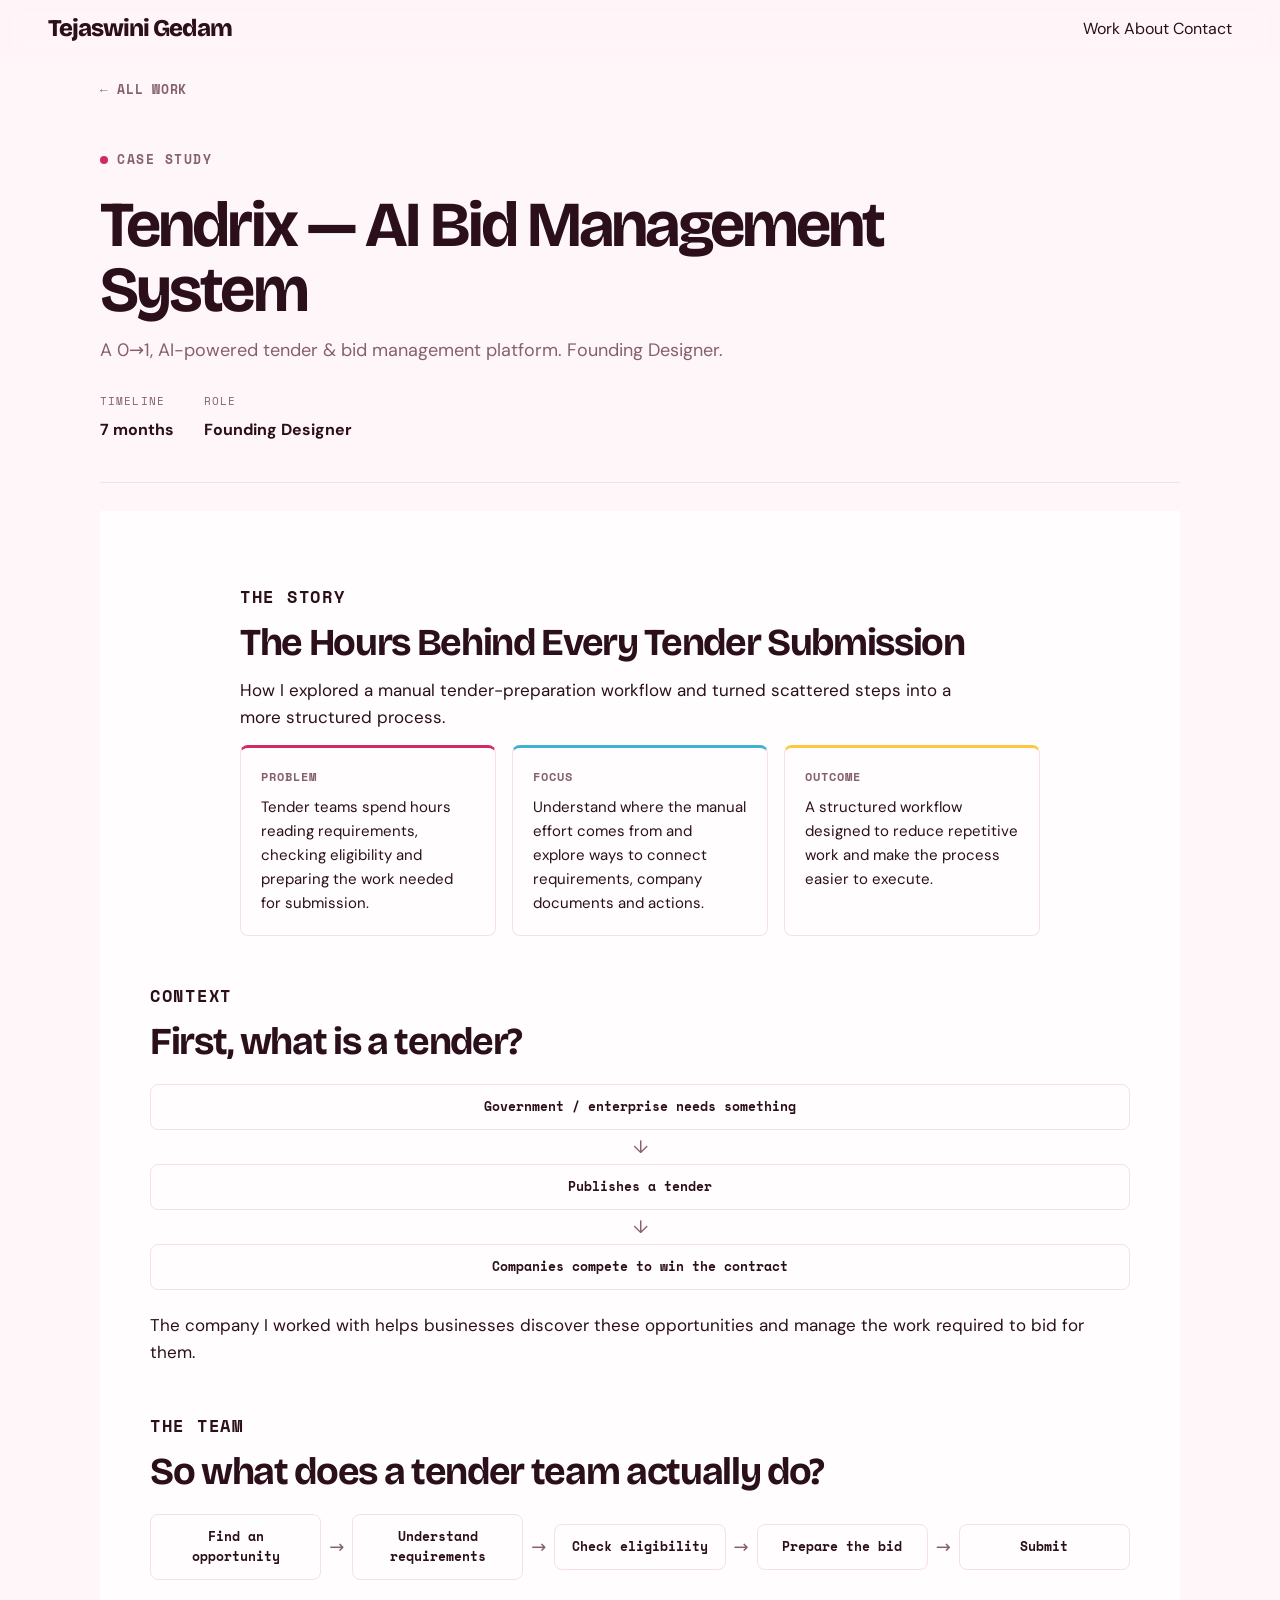
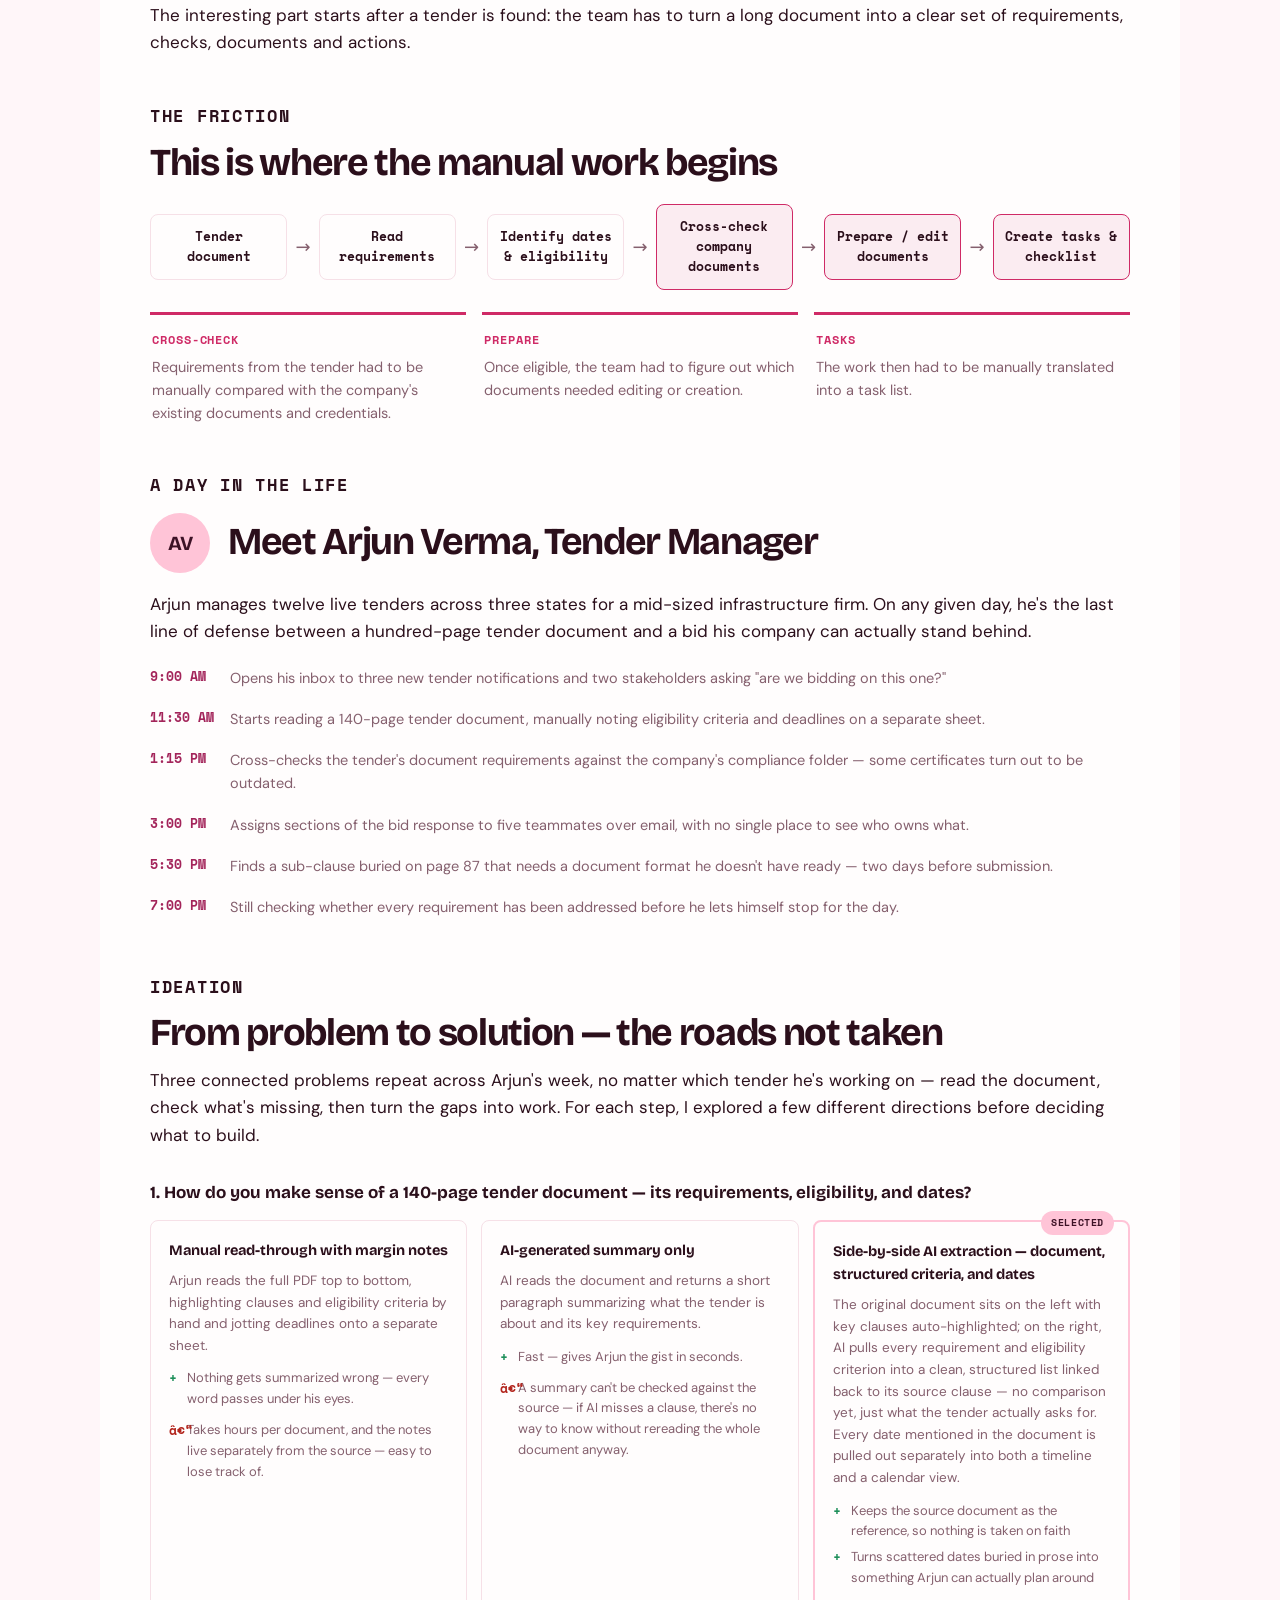
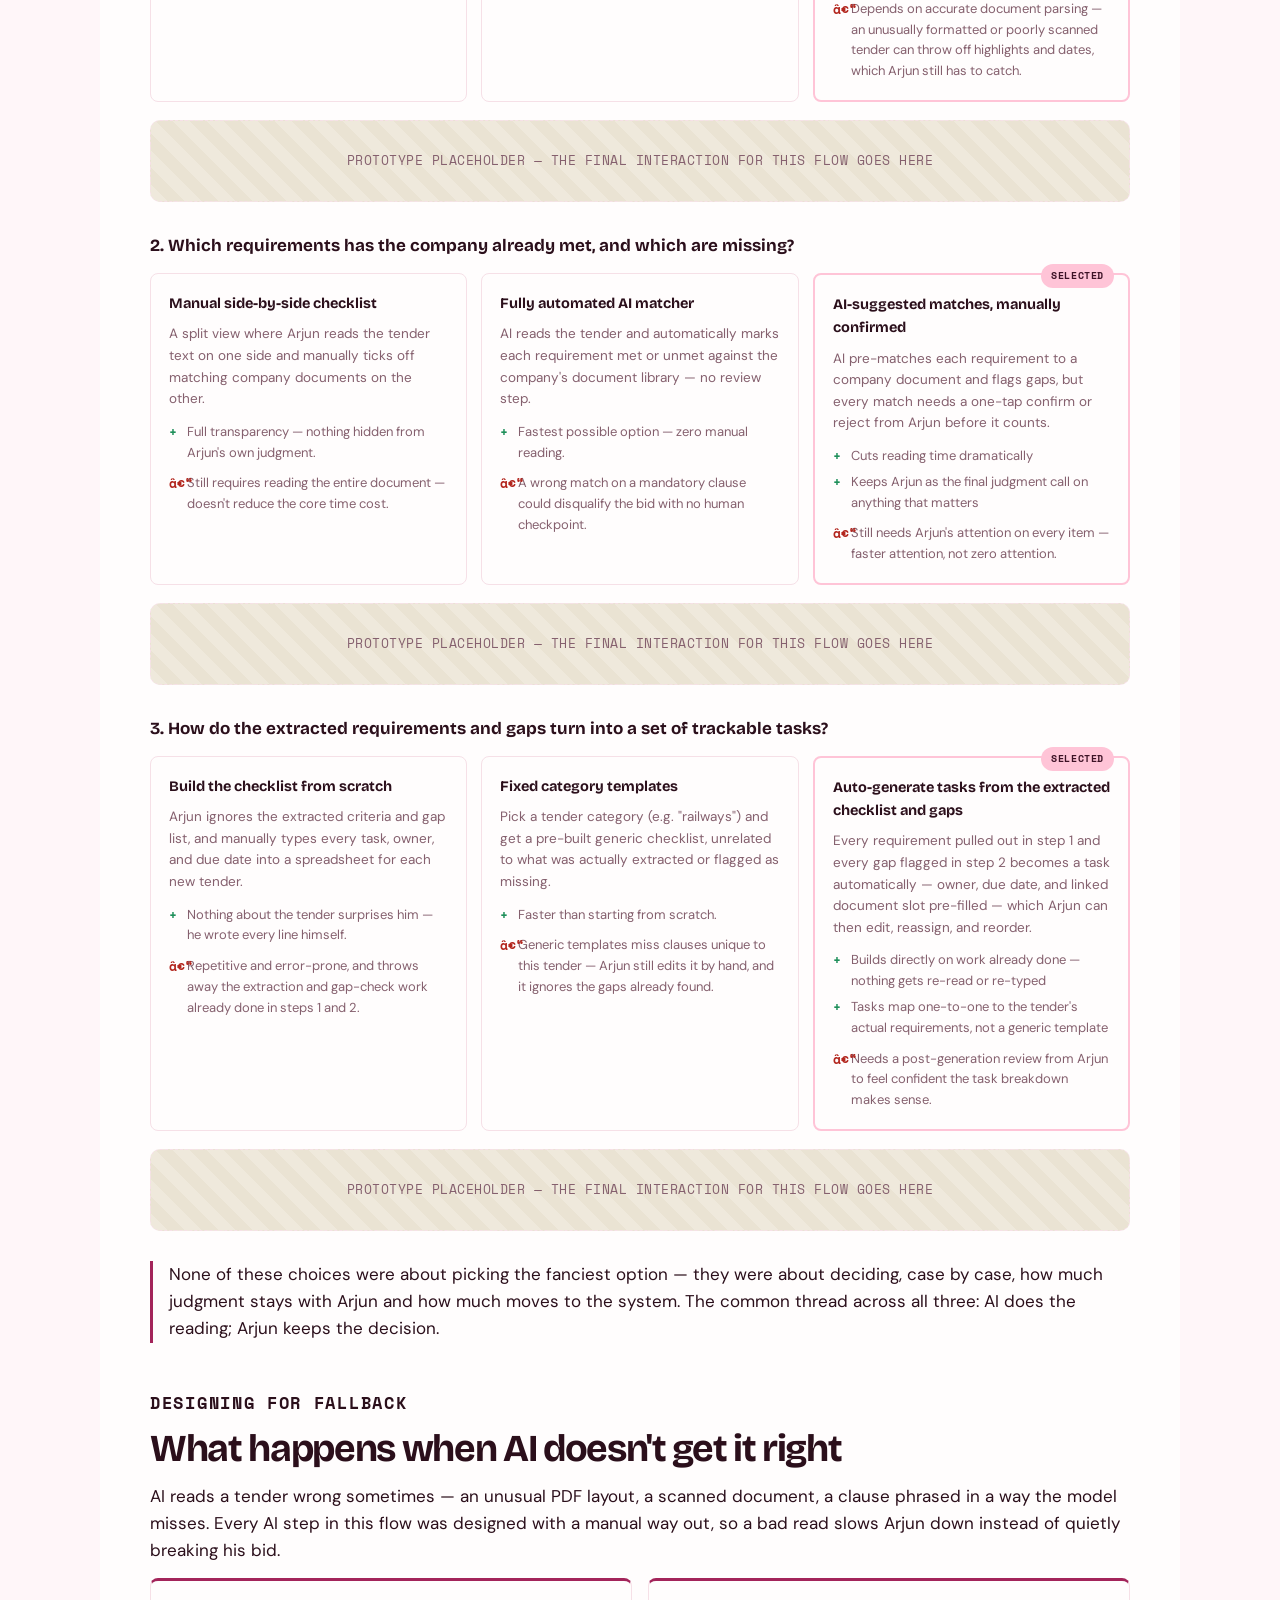
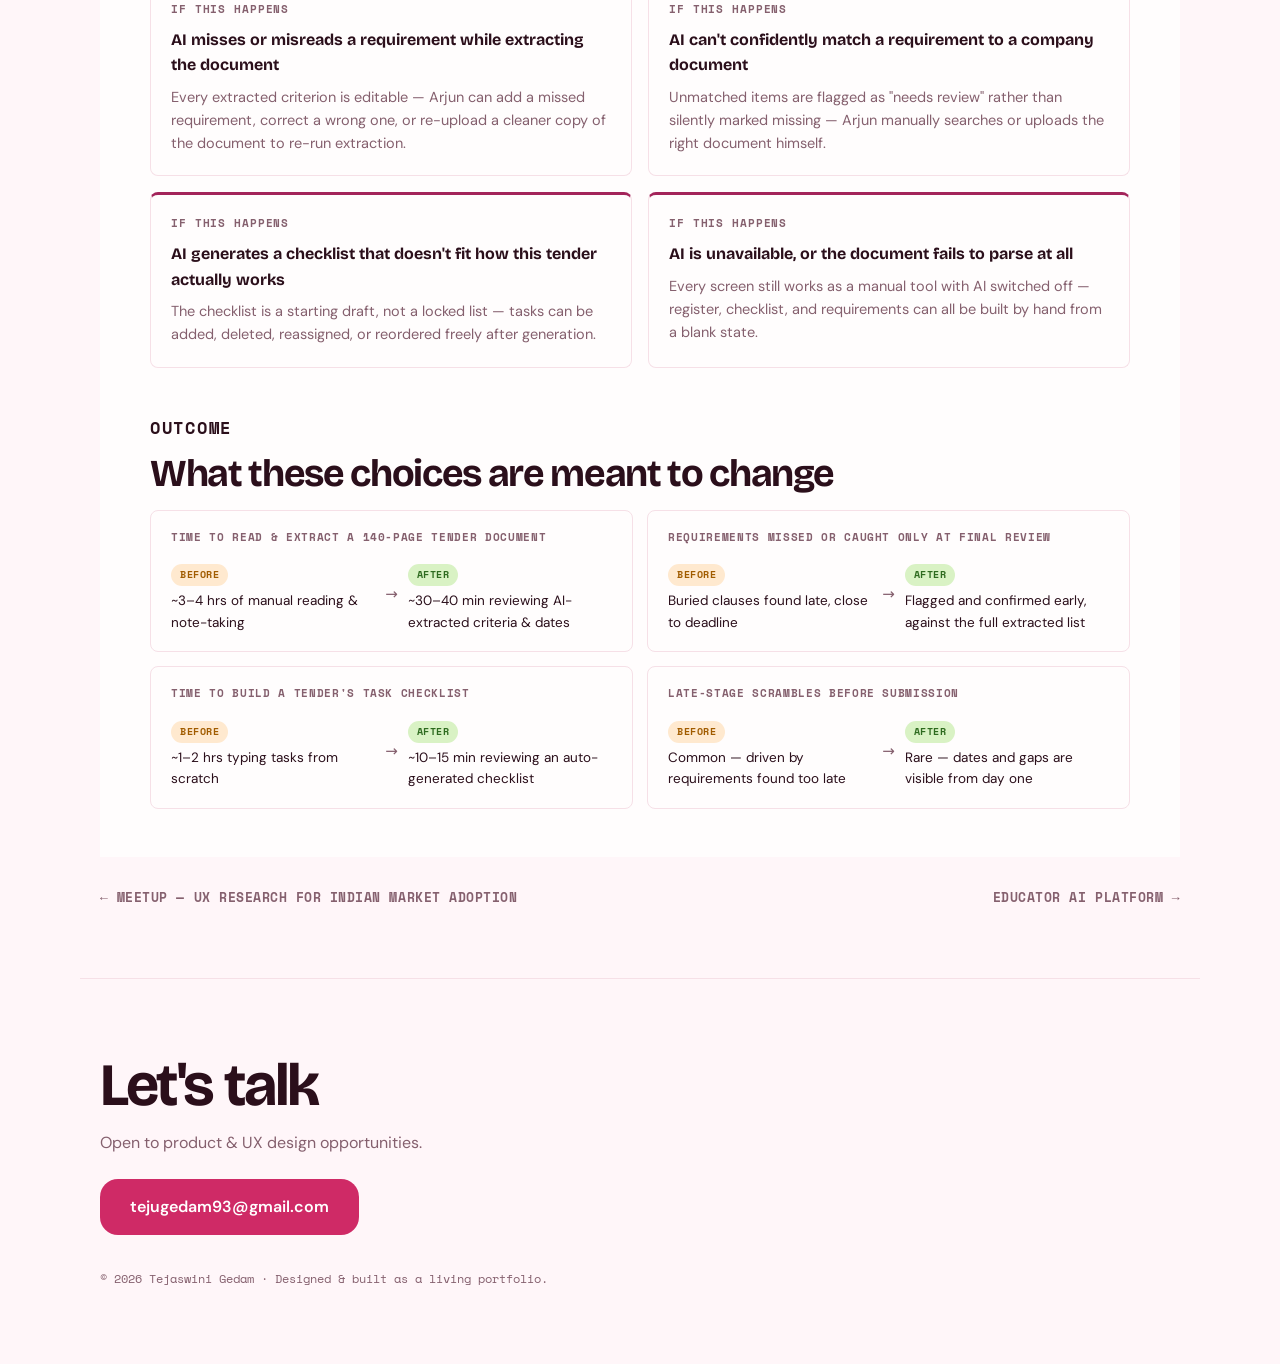
<file: work/tendrix.html>
<!doctype html>
<html lang="en">
<head>
<meta charset="utf-8">
<meta name="viewport" content="width=device-width, initial-scale=1">
<title>Tendrix — AI Bid Management System — Tejaswini Gedam</title>
<meta name="description" content="Tejaswini Gedam — Product &amp; UX Designer. I design clear, human-centered products for complex, information-heavy workflows.">
<link rel="preload" as="font" type="font/woff2" href="../fonts/instrument-serif-latin.woff2" crossorigin>
<link rel="preload" as="font" type="font/woff2" href="../fonts/space-mono-latin.woff2" crossorigin>
<link rel="preload" as="font" type="font/woff2" href="../fonts/bricolage-grotesque-latin.woff2" crossorigin>
<link rel="preload" as="font" type="font/woff2" href="../fonts/dm-sans-latin.woff2" crossorigin>
<link rel="stylesheet" href="../fonts/fonts.css">
<link rel="stylesheet" href="../styles.css">
</head>
<body>

<header class="nav">
  <a class="brand" href="../index.html">Tejaswini Gedam</a>
  <nav>
    <a href="../index.html#work">Work</a>
    <a href="../index.html#about">About</a>
    <a href="mailto:tejugedam93@gmail.com">Contact</a>
  </nav>
</header>
<main class="case">
  <a class="back" href="../index.html#work">← All work</a>
  <header class="case-hero" data-key="T">
    <p class="eyebrow">Case study</p>
    <h1>Tendrix — AI Bid Management System</h1>
    <p class="lede">A 0→1, AI-powered tender &amp; bid management platform. Founding Designer.</p>
    <div class="meta"><div><dt>Timeline</dt><dd>7 months</dd></div><div><dt>Role</dt><dd>Founding Designer</dd></div></div>
  </header>

  

  <div class="sheet">
  <section class="case-block hook">
    <p class="beat">The story</p>
    <h2 class="hook-title">The Hours Behind Every Tender Submission</h2>
    <p class="hook-sub">How I explored a manual tender-preparation workflow and turned scattered steps into a more structured process.</p>
    <div class="snapshot"><div class="snapshot-item problem"><span>Problem</span><p>Tender teams spend hours reading requirements, checking eligibility and preparing the work needed for submission.</p></div><div class="snapshot-item focus"><span>Focus</span><p>Understand where the manual effort comes from and explore ways to connect requirements, company documents and actions.</p></div><div class="snapshot-item outcome"><span>Outcome</span><p>A structured workflow designed to reduce repetitive work and make the process easier to execute.</p></div></div>
  </section>

  <section class="case-block world">
    <p class="beat">Context</p>
    <h2>First, what is a tender?</h2>
    <div class="flow flow-vertical"><div class="flow-step">Government / enterprise needs something</div><div class="flow-arrow">↓</div><div class="flow-step">Publishes a tender</div><div class="flow-arrow">↓</div><div class="flow-step">Companies compete to win the contract</div></div>
    <p>The company I worked with helps businesses discover these opportunities and manage the work required to bid for them.</p>
  </section>

  <section class="case-block journey">
    <p class="beat">The team</p>
    <h2>So what does a tender team actually do?</h2>
    <div class="flow"><div class="flow-step">Find an opportunity</div><div class="flow-arrow">→</div><div class="flow-step">Understand requirements</div><div class="flow-arrow">→</div><div class="flow-step">Check eligibility</div><div class="flow-arrow">→</div><div class="flow-step">Prepare the bid</div><div class="flow-arrow">→</div><div class="flow-step">Submit</div></div>
    <p>The interesting part starts after a tender is found: the team has to turn a long document into a clear set of requirements, checks, documents and actions.</p>
  </section>

  <section class="case-block zoom">
    <p class="beat">The friction</p>
    <h2>This is where the manual work begins</h2>
    <div class="flow"><div class="flow-step">Tender document</div><div class="flow-arrow">→</div><div class="flow-step">Read requirements</div><div class="flow-arrow">→</div><div class="flow-step">Identify dates &amp; eligibility</div><div class="flow-arrow">→</div><div class="flow-step flow-friction">Cross-check company documents</div><div class="flow-arrow">→</div><div class="flow-step flow-friction">Prepare / edit documents</div><div class="flow-arrow">→</div><div class="flow-step flow-friction">Create tasks &amp; checklist</div></div>
    <div class="annotations"><div class="annotation"><span>Cross-check</span><p>Requirements from the tender had to be manually compared with the company's existing documents and credentials.</p></div><div class="annotation"><span>Prepare</span><p>Once eligible, the team had to figure out which documents needed editing or creation.</p></div><div class="annotation"><span>Tasks</span><p>The work then had to be manually translated into a task list.</p></div></div>
  </section>

  <section class="case-block" style="max-width:980px">
    <p class="beat">A day in the life</p>
    <div class="persona-head">
      <div class="avatar">AV</div>
      <h2 style="margin:0">Meet Arjun Verma, Tender Manager</h2>
    </div>
    <p>Arjun manages twelve live tenders across three states for a mid-sized infrastructure firm. On any given day, he's the last line of defense between a hundred-page tender document and a bid his company can actually stand behind.</p>
    <div class="mtimeline"><div class="mt-row"><span class="mt-day">9:00 AM</span><span class="mt-text">Opens his inbox to three new tender notifications and two stakeholders asking "are we bidding on this one?"</span></div><div class="mt-row"><span class="mt-day">11:30 AM</span><span class="mt-text">Starts reading a 140-page tender document, manually noting eligibility criteria and deadlines on a separate sheet.</span></div><div class="mt-row"><span class="mt-day">1:15 PM</span><span class="mt-text">Cross-checks the tender's document requirements against the company's compliance folder — some certificates turn out to be outdated.</span></div><div class="mt-row"><span class="mt-day">3:00 PM</span><span class="mt-text">Assigns sections of the bid response to five teammates over email, with no single place to see who owns what.</span></div><div class="mt-row"><span class="mt-day">5:30 PM</span><span class="mt-text">Finds a sub-clause buried on page 87 that needs a document format he doesn't have ready — two days before submission.</span></div><div class="mt-row"><span class="mt-day">7:00 PM</span><span class="mt-text">Still checking whether every requirement has been addressed before he lets himself stop for the day.</span></div></div>
  </section>

  <section class="case-block" style="max-width:980px">
    <p class="beat">Ideation</p>
    <h2>From problem to solution — the roads not taken</h2>
    <p>Three connected problems repeat across Arjun's week, no matter which tender he's working on — read the document, check what's missing, then turn the gaps into work. For each step, I explored a few different directions before deciding what to build.</p>
    
    <div class="solution-set">
      <h4>1. How do you make sense of a 140-page tender document — its requirements, eligibility, and dates?</h4>
      
      <div class="variant-grid">
        <div class="variant-card">
          
          <h5>Manual read-through with margin notes</h5>
          <p class="vdesc">Arjun reads the full PDF top to bottom, highlighting clauses and eligibility criteria by hand and jotting deadlines onto a separate sheet.</p>
          <ul class="pc pros"><li>Nothing gets summarized wrong — every word passes under his eyes.</li></ul>
          <ul class="pc cons"><li>Takes hours per document, and the notes live separately from the source — easy to lose track of.</li></ul>
        </div>
        <div class="variant-card">
          
          <h5>AI-generated summary only</h5>
          <p class="vdesc">AI reads the document and returns a short paragraph summarizing what the tender is about and its key requirements.</p>
          <ul class="pc pros"><li>Fast — gives Arjun the gist in seconds.</li></ul>
          <ul class="pc cons"><li>A summary can't be checked against the source — if AI misses a clause, there's no way to know without rereading the whole document anyway.</li></ul>
        </div>
        <div class="variant-card selected">
          <span class="variant-badge">Selected</span>
          <h5>Side-by-side AI extraction — document, structured criteria, and dates</h5>
          <p class="vdesc">The original document sits on the left with key clauses auto-highlighted; on the right, AI pulls every requirement and eligibility criterion into a clean, structured list linked back to its source clause — no comparison yet, just what the tender actually asks for. Every date mentioned in the document is pulled out separately into both a timeline and a calendar view.</p>
          <ul class="pc pros"><li>Keeps the source document as the reference, so nothing is taken on faith</li><li>Turns scattered dates buried in prose into something Arjun can actually plan around</li></ul>
          <ul class="pc cons"><li>Depends on accurate document parsing — an unusually formatted or poorly scanned tender can throw off highlights and dates, which Arjun still has to catch.</li></ul>
        </div></div>
      <div class="proto-ph"><span>Prototype placeholder — the final interaction for this flow goes here</span></div>
    </div>
    <div class="solution-set">
      <h4>2. Which requirements has the company already met, and which are missing?</h4>
      
      <div class="variant-grid">
        <div class="variant-card">
          
          <h5>Manual side-by-side checklist</h5>
          <p class="vdesc">A split view where Arjun reads the tender text on one side and manually ticks off matching company documents on the other.</p>
          <ul class="pc pros"><li>Full transparency — nothing hidden from Arjun's own judgment.</li></ul>
          <ul class="pc cons"><li>Still requires reading the entire document — doesn't reduce the core time cost.</li></ul>
        </div>
        <div class="variant-card">
          
          <h5>Fully automated AI matcher</h5>
          <p class="vdesc">AI reads the tender and automatically marks each requirement met or unmet against the company's document library — no review step.</p>
          <ul class="pc pros"><li>Fastest possible option — zero manual reading.</li></ul>
          <ul class="pc cons"><li>A wrong match on a mandatory clause could disqualify the bid with no human checkpoint.</li></ul>
        </div>
        <div class="variant-card selected">
          <span class="variant-badge">Selected</span>
          <h5>AI-suggested matches, manually confirmed</h5>
          <p class="vdesc">AI pre-matches each requirement to a company document and flags gaps, but every match needs a one-tap confirm or reject from Arjun before it counts.</p>
          <ul class="pc pros"><li>Cuts reading time dramatically</li><li>Keeps Arjun as the final judgment call on anything that matters</li></ul>
          <ul class="pc cons"><li>Still needs Arjun's attention on every item — faster attention, not zero attention.</li></ul>
        </div></div>
      <div class="proto-ph"><span>Prototype placeholder — the final interaction for this flow goes here</span></div>
    </div>
    <div class="solution-set">
      <h4>3. How do the extracted requirements and gaps turn into a set of trackable tasks?</h4>
      
      <div class="variant-grid">
        <div class="variant-card">
          
          <h5>Build the checklist from scratch</h5>
          <p class="vdesc">Arjun ignores the extracted criteria and gap list, and manually types every task, owner, and due date into a spreadsheet for each new tender.</p>
          <ul class="pc pros"><li>Nothing about the tender surprises him — he wrote every line himself.</li></ul>
          <ul class="pc cons"><li>Repetitive and error-prone, and throws away the extraction and gap-check work already done in steps 1 and 2.</li></ul>
        </div>
        <div class="variant-card">
          
          <h5>Fixed category templates</h5>
          <p class="vdesc">Pick a tender category (e.g. "railways") and get a pre-built generic checklist, unrelated to what was actually extracted or flagged as missing.</p>
          <ul class="pc pros"><li>Faster than starting from scratch.</li></ul>
          <ul class="pc cons"><li>Generic templates miss clauses unique to this tender — Arjun still edits it by hand, and it ignores the gaps already found.</li></ul>
        </div>
        <div class="variant-card selected">
          <span class="variant-badge">Selected</span>
          <h5>Auto-generate tasks from the extracted checklist and gaps</h5>
          <p class="vdesc">Every requirement pulled out in step 1 and every gap flagged in step 2 becomes a task automatically — owner, due date, and linked document slot pre-filled — which Arjun can then edit, reassign, and reorder.</p>
          <ul class="pc pros"><li>Builds directly on work already done — nothing gets re-read or re-typed</li><li>Tasks map one-to-one to the tender's actual requirements, not a generic template</li></ul>
          <ul class="pc cons"><li>Needs a post-generation review from Arjun to feel confident the task breakdown makes sense.</li></ul>
        </div></div>
      <div class="proto-ph"><span>Prototype placeholder — the final interaction for this flow goes here</span></div>
    </div>
    <p class="context-note">None of these choices were about picking the fanciest option — they were about deciding, case by case, how much judgment stays with Arjun and how much moves to the system. The common thread across all three: AI does the reading; Arjun keeps the decision.</p>
  </section>

  <section class="case-block" style="max-width:980px">
    <p class="beat">Designing for fallback</p>
    <h2>What happens when AI doesn't get it right</h2>
    <p>AI reads a tender wrong sometimes — an unusual PDF layout, a scanned document, a clause phrased in a way the model misses. Every AI step in this flow was designed with a manual way out, so a bad read slows Arjun down instead of quietly breaking his bid.</p>
    <div class="rgrid-2"><div class="rcard c-blue"><p class="rk">If this happens</p><h4>AI misses or misreads a requirement while extracting the document</h4><p>Every extracted criterion is editable — Arjun can add a missed requirement, correct a wrong one, or re-upload a cleaner copy of the document to re-run extraction.</p></div><div class="rcard c-blue"><p class="rk">If this happens</p><h4>AI can't confidently match a requirement to a company document</h4><p>Unmatched items are flagged as "needs review" rather than silently marked missing — Arjun manually searches or uploads the right document himself.</p></div><div class="rcard c-blue"><p class="rk">If this happens</p><h4>AI generates a checklist that doesn't fit how this tender actually works</h4><p>The checklist is a starting draft, not a locked list — tasks can be added, deleted, reassigned, or reordered freely after generation.</p></div><div class="rcard c-blue"><p class="rk">If this happens</p><h4>AI is unavailable, or the document fails to parse at all</h4><p>Every screen still works as a manual tool with AI switched off — register, checklist, and requirements can all be built by hand from a blank state.</p></div></div>
  </section>

  <section class="case-block" style="max-width:980px">
    <p class="beat">Outcome</p>
    <h2>What these choices are meant to change</h2>
    <div class="metric-grid">
      <div class="metric-card">
        <p class="rk">Time to read &amp; extract a 140-page tender document</p>
        <div class="metric-row">
          <div class="metric-col"><span class="metric-tag before">Before</span><p>~3–4 hrs of manual reading &amp; note-taking</p></div>
          <div class="metric-arrow">→</div>
          <div class="metric-col"><span class="metric-tag after">After</span><p>~30–40 min reviewing AI-extracted criteria &amp; dates</p></div>
        </div>
      </div>
      <div class="metric-card">
        <p class="rk">Requirements missed or caught only at final review</p>
        <div class="metric-row">
          <div class="metric-col"><span class="metric-tag before">Before</span><p>Buried clauses found late, close to deadline</p></div>
          <div class="metric-arrow">→</div>
          <div class="metric-col"><span class="metric-tag after">After</span><p>Flagged and confirmed early, against the full extracted list</p></div>
        </div>
      </div>
      <div class="metric-card">
        <p class="rk">Time to build a tender's task checklist</p>
        <div class="metric-row">
          <div class="metric-col"><span class="metric-tag before">Before</span><p>~1–2 hrs typing tasks from scratch</p></div>
          <div class="metric-arrow">→</div>
          <div class="metric-col"><span class="metric-tag after">After</span><p>~10–15 min reviewing an auto-generated checklist</p></div>
        </div>
      </div>
      <div class="metric-card">
        <p class="rk">Late-stage scrambles before submission</p>
        <div class="metric-row">
          <div class="metric-col"><span class="metric-tag before">Before</span><p>Common — driven by requirements found too late</p></div>
          <div class="metric-arrow">→</div>
          <div class="metric-col"><span class="metric-tag after">After</span><p>Rare — dates and gaps are visible from day one</p></div>
        </div>
      </div></div>
  </section>

  </div>

  <nav class="case-nav">
    <a href="meetup.html">← Meetup — UX Research for Indian Market Adoption</a>
    <a href="educator-ai-platform.html">Educator AI Platform →</a>
  </nav>
</main>

<footer class="foot">
  <div>
    <h3>Let's talk</h3>
    <p>Open to product &amp; UX design opportunities.</p>
    <a class="btn" href="mailto:tejugedam93@gmail.com">tejugedam93@gmail.com</a>
  </div>
  <p class="fine">© 2026 Tejaswini Gedam · Designed &amp; built as a living portfolio.</p>
</footer>
</body></html>
</file>
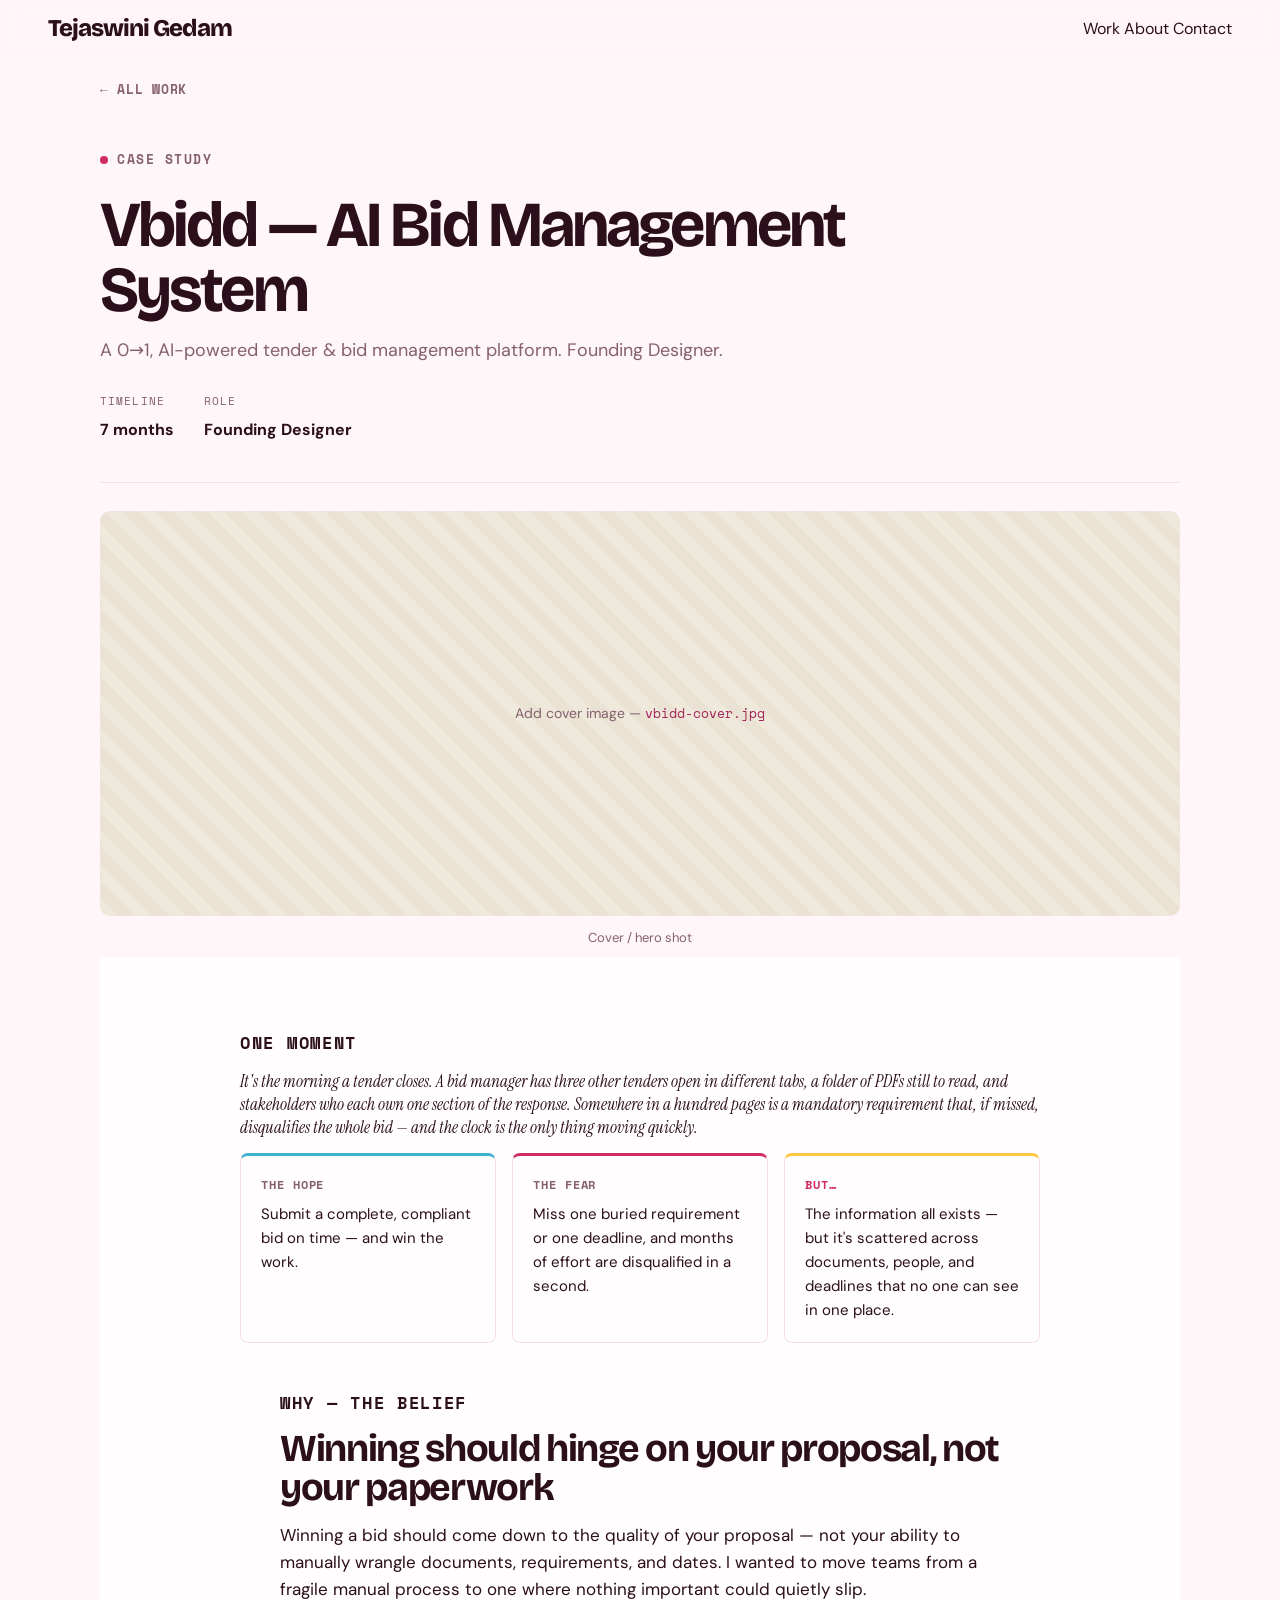
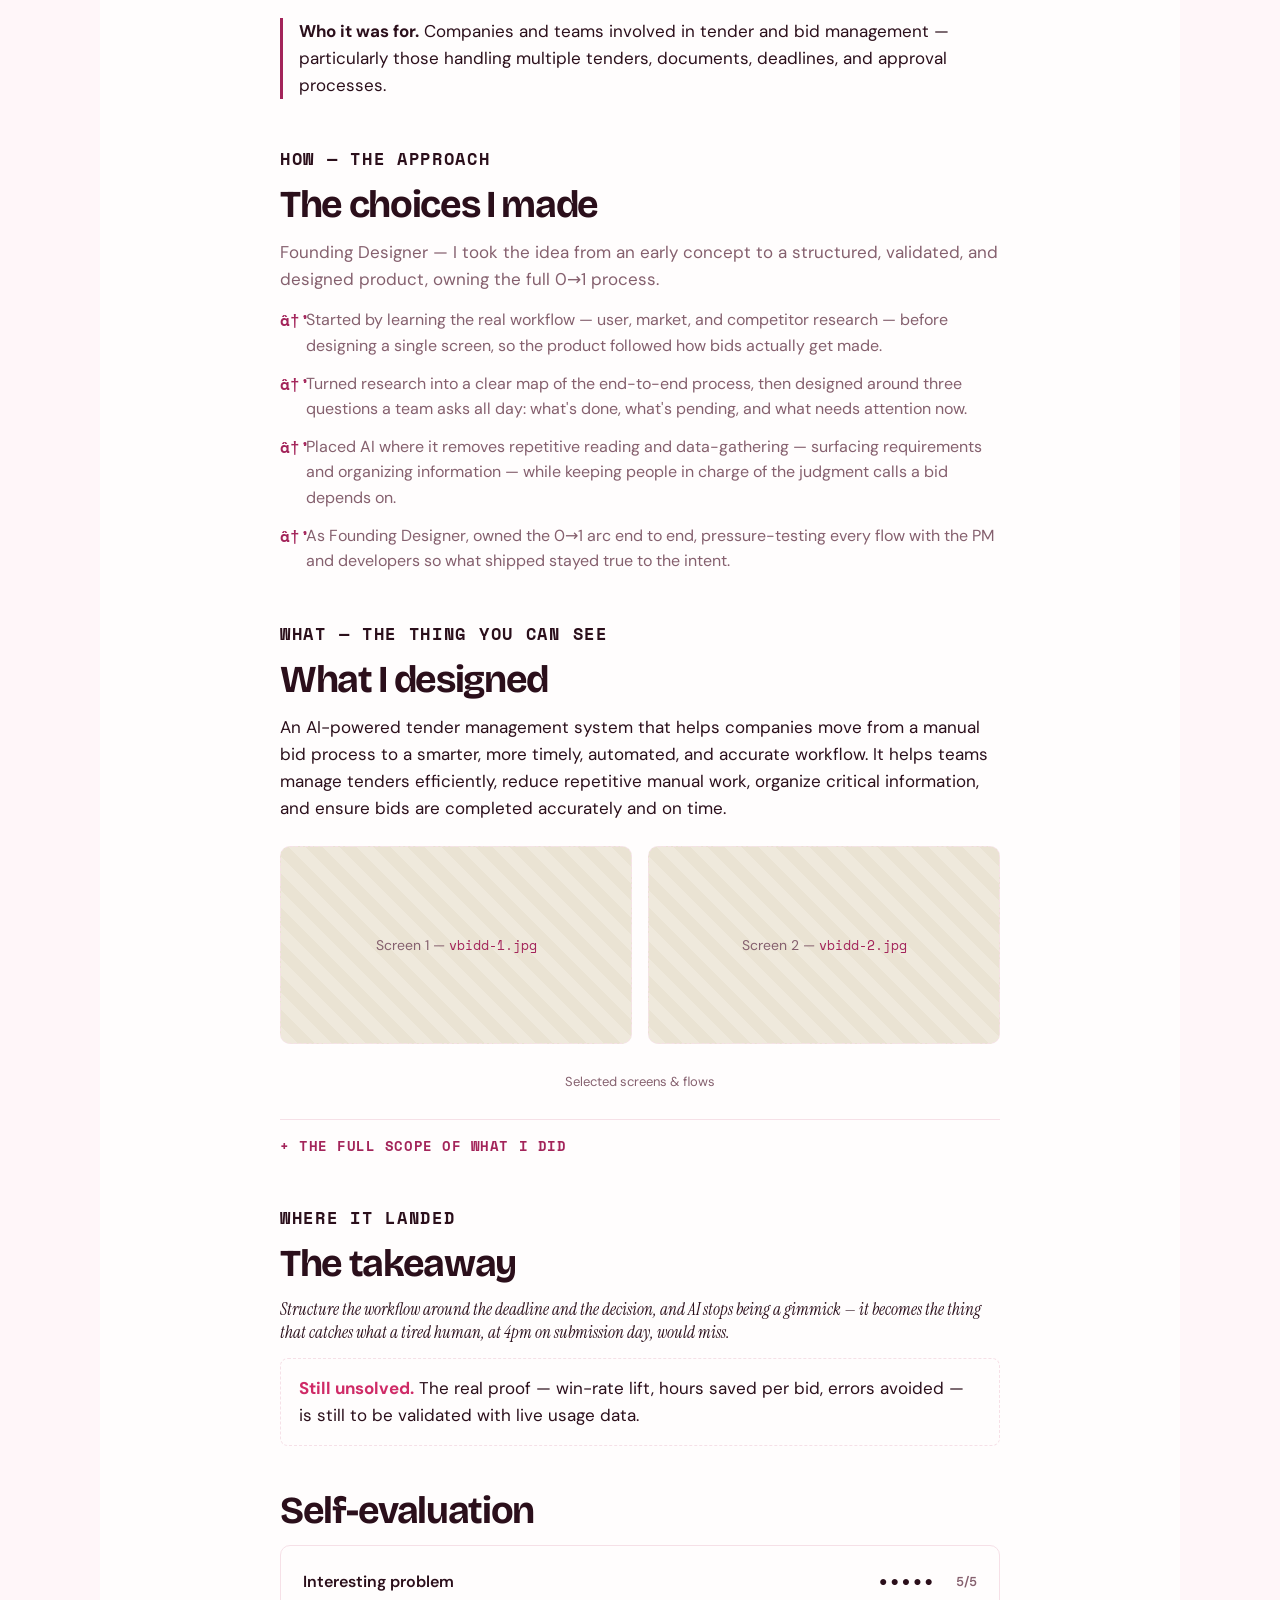
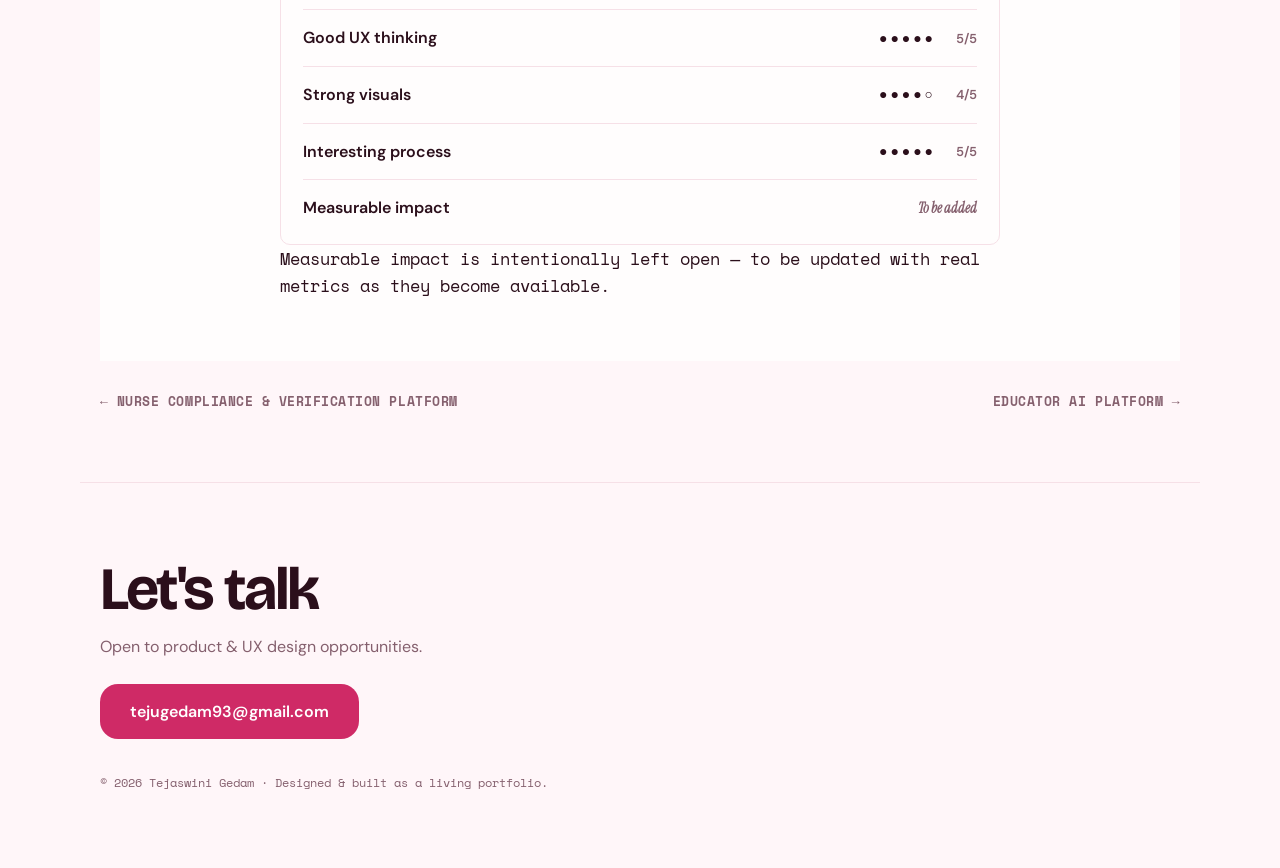
<file: work/vbidd.html>
<!doctype html>
<html lang="en">
<head>
<meta charset="utf-8">
<meta name="viewport" content="width=device-width, initial-scale=1">
<title>Vbidd — AI Bid Management System — Tejaswini Gedam</title>
<meta name="description" content="Tejaswini Gedam — Product &amp; UX Designer. I design clear, human-centered products for complex, information-heavy workflows — often with AI woven in.">
<link rel="preload" as="font" type="font/woff2" href="../fonts/bricolage-grotesque-latin.woff2" crossorigin>
<link rel="preload" as="font" type="font/woff2" href="../fonts/dm-sans-latin.woff2" crossorigin>
<link rel="stylesheet" href="../fonts/fonts.css">
<link rel="stylesheet" href="../styles.css">
</head>
<body>

<header class="nav">
  <a class="brand" href="../index.html">Tejaswini Gedam</a>
  <nav>
    <a href="../index.html#work">Work</a>
    <a href="../index.html#about">About</a>
    <a href="mailto:tejugedam93@gmail.com">Contact</a>
  </nav>
</header>
<main class="case">
  <a class="back" href="../index.html#work">← All work</a>
  <header class="case-hero" data-key="V">
    <p class="eyebrow">Case study</p>
    <h1>Vbidd — AI Bid Management System</h1>
    <p class="lede">A 0→1, AI-powered tender &amp; bid management platform. Founding Designer.</p>
    <div class="meta"><div><dt>Timeline</dt><dd>7 months</dd></div><div><dt>Role</dt><dd>Founding Designer</dd></div></div>
  </header>

  <figure class="shot hero-shot">
    <div class="shot-ph" data-key="V"><span>Add cover image — <code>vbidd-cover.jpg</code></span></div>
    <figcaption>Cover / hero shot</figcaption>
  </figure>

  <div class="sheet">
  <section class="case-block scene">
    <p class="beat">One moment</p>
    <p class="scene-text">It's the morning a tender closes. A bid manager has three other tenders open in different tabs, a folder of PDFs still to read, and stakeholders who each own one section of the response. Somewhere in a hundred pages is a mandatory requirement that, if missed, disqualifies the whole bid — and the clock is the only thing moving quickly.</p>
    <div class="hfb">
      <div class="hfb-item hope"><span>The hope</span><p>Submit a complete, compliant bid on time — and win the work.</p></div>
      <div class="hfb-item fear"><span>The fear</span><p>Miss one buried requirement or one deadline, and months of effort are disqualified in a second.</p></div>
      <div class="hfb-item but"><span>But…</span><p>The information all exists — but it's scattered across documents, people, and deadlines that no one can see in one place.</p></div>
    </div>
  </section>

  <section class="case-block">
    <p class="beat">Why — the belief</p>
    <h2>Winning should hinge on your proposal, not your paperwork</h2>
    <p>Winning a bid should come down to the quality of your proposal — not your ability to manually wrangle documents, requirements, and dates. I wanted to move teams from a fragile manual process to one where nothing important could quietly slip.</p>
    <p class="context-note"><strong>Who it was for.</strong> Companies and teams involved in tender and bid management — particularly those handling multiple tenders, documents, deadlines, and approval processes.</p>
  </section>

  <section class="case-block">
    <p class="beat">How — the approach</p>
    <h2>The choices I made</h2>
    <p class="role-lead">Founding Designer — I took the idea from an early concept to a structured, validated, and designed product, owning the full 0→1 process.</p>
    <ul class="ticks"><li>Started by learning the real workflow — user, market, and competitor research — before designing a single screen, so the product followed how bids actually get made.</li><li>Turned research into a clear map of the end-to-end process, then designed around three questions a team asks all day: what's done, what's pending, and what needs attention now.</li><li>Placed AI where it removes repetitive reading and data-gathering — surfacing requirements and organizing information — while keeping people in charge of the judgment calls a bid depends on.</li><li>As Founding Designer, owned the 0→1 arc end to end, pressure-testing every flow with the PM and developers so what shipped stayed true to the intent.</li></ul>
  </section>

  <section class="case-block">
    <p class="beat">What — the thing you can see</p>
    <h2>What I designed</h2>
    <p>An AI-powered tender management system that helps companies move from a manual bid process to a smarter, more timely, automated, and accurate workflow. It helps teams manage tenders efficiently, reduce repetitive manual work, organize critical information, and ensure bids are completed accurately and on time.</p>
    <figure class="shot grid-shots">
      <div class="shot-ph" data-key="V"><span>Screen 1 — <code>vbidd-1.jpg</code></span></div>
      <div class="shot-ph" data-key="V"><span>Screen 2 — <code>vbidd-2.jpg</code></span></div>
      <figcaption>Selected screens &amp; flows</figcaption>
    </figure>
    <details class="role-full">
      <summary>The full scope of what I did</summary>
      <ul class="ticks"><li>Conducting user and market research to understand the tender and bid management space.</li><li>Performing competitor research and analysis to identify existing solutions, gaps, and opportunities.</li><li>Converting research findings into key insights and product opportunities.</li><li>Defining and mapping the end-to-end workflows required for the product.</li><li>Exploring and structuring different use cases and scenarios for real-world bidding processes.</li><li>Defining product features and functionality based on research and business requirements.</li><li>Designing the overall UX and UI, from early concepts and IA to detailed product interfaces.</li><li>Creating and iterating on user flows, wireframes, prototypes, and high-fidelity designs.</li><li>Working closely with the Product Manager and Developers throughout development.</li><li>Continuously refining the product based on feedback, technical constraints, and evolving requirements.</li></ul>
    </details>
  </section>

  <section class="case-block">
    <p class="beat">Where it landed</p>
    <h2>The takeaway</h2>
    <p class="takeaway">Structure the workflow around the deadline and the decision, and AI stops being a gimmick — it becomes the thing that catches what a tired human, at 4pm on submission day, would miss.</p>
    <p class="unsolved"><strong>Still unsolved.</strong> The real proof — win-rate lift, hours saved per bid, errors avoided — is still to be validated with live usage data.</p>
  </section>

  <section class="case-block scores">
    <h2>Self-evaluation</h2>
    <div class="score-card"><div class="score-row"><span>Interesting problem</span><span class="score" aria-label="5 out of 5">●●●●● <em>5/5</em></span></div><div class="score-row"><span>Good UX thinking</span><span class="score" aria-label="5 out of 5">●●●●● <em>5/5</em></span></div><div class="score-row"><span>Strong visuals</span><span class="score" aria-label="4 out of 5">●●●●○ <em>4/5</em></span></div><div class="score-row"><span>Interesting process</span><span class="score" aria-label="5 out of 5">●●●●● <em>5/5</em></span></div><div class="score-row"><span>Measurable impact</span><span class="score tbd">To be added</span></div></div>
    <p class="fine">Measurable impact is intentionally left open — to be updated with real metrics as they become available.</p>
  </section>
  </div>

  <nav class="case-nav">
    <a href="nurse-compliance-verification-platform.html">← Nurse Compliance &amp; Verification Platform</a>
    <a href="educator-ai-platform.html">Educator AI Platform →</a>
  </nav>
</main>

<footer class="foot">
  <div>
    <h3>Let's talk</h3>
    <p>Open to product &amp; UX design opportunities.</p>
    <a class="btn" href="mailto:tejugedam93@gmail.com">tejugedam93@gmail.com</a>
  </div>
  <p class="fine">© 2026 Tejaswini Gedam · Designed &amp; built as a living portfolio.</p>
</footer>
</body></html>
</file>
<file: fonts/fonts.css>
/* Self-hosted fonts — variable weight, latin + latin-ext. */

/* Bricolage Grotesque */
@font-face {
  font-family: 'Bricolage Grotesque';
  font-style: normal;
  font-weight: 400 800;
  font-display: swap;
  src: url(bricolage-grotesque-latin.woff2) format('woff2');
  unicode-range: U+0000-00FF, U+0131, U+0152-0153, U+02BB-02BC, U+02C6, U+02DA, U+02DC, U+0304, U+0308, U+0329, U+2000-206F, U+20AC, U+2122, U+2191, U+2193, U+2212, U+2215, U+FEFF, U+FFFD;
}
@font-face {
  font-family: 'Bricolage Grotesque';
  font-style: normal;
  font-weight: 400 800;
  font-display: swap;
  src: url(bricolage-grotesque-latin-ext.woff2) format('woff2');
  unicode-range: U+0100-02BA, U+02BD-02C5, U+02C7-02CC, U+02CE-02D7, U+02DD-02FF, U+0304, U+0308, U+0329, U+1D00-1DBF, U+1E00-1E9F, U+1EF2-1EFF, U+2020, U+20A0-20AB, U+20AD-20C0, U+2113, U+2C60-2C7F, U+A720-A7FF;
}

/* DM Sans */
@font-face {
  font-family: 'DM Sans';
  font-style: normal;
  font-weight: 400 700;
  font-display: swap;
  src: url(dm-sans-latin.woff2) format('woff2');
  unicode-range: U+0000-00FF, U+0131, U+0152-0153, U+02BB-02BC, U+02C6, U+02DA, U+02DC, U+0304, U+0308, U+0329, U+2000-206F, U+20AC, U+2122, U+2191, U+2193, U+2212, U+2215, U+FEFF, U+FFFD;
}
@font-face {
  font-family: 'DM Sans';
  font-style: normal;
  font-weight: 400 700;
  font-display: swap;
  src: url(dm-sans-latin-ext.woff2) format('woff2');
  unicode-range: U+0100-02BA, U+02BD-02C5, U+02C7-02CC, U+02CE-02D7, U+02DD-02FF, U+0304, U+0308, U+0329, U+1D00-1DBF, U+1E00-1E9F, U+1EF2-1EFF, U+2020, U+20A0-20AB, U+20AD-20C0, U+2113, U+2C60-2C7F, U+A720-A7FF;
}

/* Instrument Serif — display headline face */
@font-face {
  font-family: 'Instrument Serif';
  font-style: normal;
  font-weight: 400;
  font-display: swap;
  src: url(instrument-serif-latin.woff2) format('woff2');
}
@font-face {
  font-family: 'Instrument Serif';
  font-style: italic;
  font-weight: 400;
  font-display: swap;
  src: url(instrument-serif-italic-latin.woff2) format('woff2');
}

/* Space Mono — uppercase labels, eyebrows, nav */
@font-face {
  font-family: 'Space Mono';
  font-style: normal;
  font-weight: 400;
  font-display: swap;
  src: url(space-mono-latin.woff2) format('woff2');
}
@font-face {
  font-family: 'Space Mono';
  font-style: normal;
  font-weight: 700;
  font-display: swap;
  src: url(space-mono-bold-latin.woff2) format('woff2');
}
</file>
<file: home.css>
/* ============================================================
   Tejaswini Gedam — portfolio
   Look (after sharpisingh.com): soft #fafafa canvas, huge tight
   medium-weight sans headlines, muted mono uppercase labels,
   pill tags/buttons, rounded coloured project tiles, blue hover.
   ============================================================ */
:root {
  --page: #f8f8f6;
  --canvas: #f1f0ec;
  --paper: #ffffff;
  --paper-2: #ffffff;
  --ink: #05040e;
  --ink-soft: #6b6b6b;
  --line: #e4e3df;

  --accent: #9d17a0;      /* primary purple (after reducto.ai) */
  --accent-ink: #ffffff;
  --blue: #9d17a0;
  --sky: #5ea3e8;
  --sky-deep: #1f8fbe;
  --violet: #8b5cf6;
  --yellow: #f9b233;
  --orange: #ff5229;

  --r-lg: 16px;
  --r-md: 12px;
  --r-sm: 8px;
  --maxw: 1312px;
  --shadow: none;
  --glide: cubic-bezier(.65,0,.35,1);

  --serif: "Instrument Serif", Georgia, "Times New Roman", serif;
  --mono: "Space Mono", ui-monospace, SFMono-Regular, Menlo, Consolas, monospace;
  --display: "DM Sans", ui-sans-serif, system-ui, "Segoe UI", sans-serif;
  --font: "DM Sans", ui-sans-serif, system-ui, -apple-system, "Segoe UI", Roboto, Helvetica, Arial, sans-serif;
}
* { box-sizing: border-box; }
html { scroll-behavior: smooth; color-scheme: light; }
body { margin: 0; background: var(--page); color: var(--ink); font-family: var(--font); line-height: 1.5; -webkit-font-smoothing: antialiased; }
::selection { background: var(--accent); color: #fff; }
h1, h2 { font-family: var(--font); font-weight: 500; line-height: .96; letter-spacing: -.045em; margin: 0; text-wrap: balance; }
h3 { font-family: var(--font); font-weight: 500; line-height: 1.05; letter-spacing: -.03em; margin: 0; }
em, i { font-family: inherit; font-style: normal; color: inherit; }
a { color: inherit; text-decoration: none; }
main { max-width: var(--maxw); margin: 0 auto; padding: 0 clamp(16px, 4.44vw, 64px); }

/* ---------- Nav: plain, sticky, blurred ---------- */
.nav {
  position: sticky; top: 0; z-index: 40;
  display: flex; align-items: center; justify-content: space-between; gap: 16px; flex-wrap: wrap;
  padding: 24px clamp(16px, 4.44vw, 64px);
  background: color-mix(in srgb, #f8f8f6 70%, transparent); backdrop-filter: blur(8px);
}
.brand { font-family: "Instrument Serif", Georgia, "Times New Roman", serif; font-weight: 400; font-size: 28px; line-height: 1; letter-spacing: -.02em; color: var(--accent); }
.nav nav { display: flex; gap: clamp(16px, 2.2vw, 32px); align-items: center; }
.nav nav a { font-size: 14px; font-weight: 500; color: var(--ink-soft); transition: color .2s; }
.nav nav a:hover { color: var(--ink); }

/* ---------- Announcement strip under the nav ---------- */
/* zero-height wrapper so the strip overlays the top of the hero instead of pushing it down */
.strip { position: relative; height: 0; z-index: 30; }
.strip-bar { position: absolute; left: 0; right: 0; top: 0; overflow: hidden; background: #efe1f8; color: #310632; font-size: 13px; font-weight: 500; line-height: 1.2; padding: 6px 0; }
/* news-ticker: the track holds 8 copies; shifting by half (4 copies) loops seamlessly */
.strip-track { display: flex; width: max-content; animation: ticker 28s linear infinite; }
.strip-track span { flex: none; padding-right: 3.5em; white-space: nowrap; }
.strip-track span::after { content: "•"; margin-left: 3.5em; opacity: .5; }
@keyframes ticker { to { transform: translateX(-50%); } }
@media (prefers-reduced-motion: reduce) { .strip-track { animation: none; } }

/* ---------- Hero: full-bleed #fafafa band ---------- */
.hero {
  position: relative;
  padding: clamp(48px, 5vw, 72px) 0 clamp(48px, 6vw, 90px);
}
/* faint "+" grid, constant behind the whole page (it stays put while you scroll) */
body {
  background-image: url("data:image/svg+xml,%3Csvg xmlns='http://www.w3.org/2000/svg' width='48' height='48'%3E%3Cpath d='M24 20v8M20 24h8' stroke='%23d9d6cc' stroke-width='1' fill='none'/%3E%3C/svg%3E");
  background-size: 48px 48px; background-attachment: fixed;
}
.eyebrow {
  font-family: var(--mono); font-weight: 400; font-size: 13px; letter-spacing: .06em; text-transform: uppercase;
  color: var(--ink-soft); margin: 0 0 28px;
}
.hero h1 { font-family: "Instrument Serif", Georgia, "Times New Roman", serif; font-weight: 400; font-size: clamp(64px, 13vw, 190px); letter-spacing: -.02em; line-height: .92; color: var(--accent); }.hero { display: grid; grid-template-columns: 1fr minmax(170px, 250px); gap: clamp(24px, 5vw, 80px); align-items: center; align-content: center; min-height: calc(100svh - 130px); padding-top: 72px; padding-bottom: 40px; }
.hero-main { margin-top: 0 !important; text-align: left; }
.hero-photo { margin: 0; justify-self: end; margin-right: clamp(32px, 7vw, 120px); width: 100%; transform: rotate(4deg); aspect-ratio: 4 / 5; border-radius: 28px; overflow: hidden; border: 5px solid #c98fd3; box-shadow: 0 0 0 6px rgba(157,23,160,.10); background: #fff; }
.hero-photo img { display: block; width: 100%; height: 100%; object-fit: cover; object-position: 50% 52%; }
@media (max-width: 760px) { .hero { grid-template-columns: 1fr; } .hero-photo { justify-self: start; margin-right: 0; max-width: 220px; } }
.intro-section .hero-side { justify-items: center; text-align: center; }
.intro-section .scenes, .intro-section .intro, .intro-section .aside { margin-left: auto; margin-right: auto; }
.intro-section { display: flex; justify-content: center; padding: clamp(24px, 3vw, 48px) 0 0; }
.intro-section .hero-side { width: min(100%, 520px); }
/* appears on scroll (class added by script, so it stays visible without JS) */
.intro-section .hero-side.reveal { opacity: 0; transform: translateY(48px); transition: opacity .7s ease, transform .8s cubic-bezier(.2,.65,.3,1); }
.intro-section .hero-side.reveal.in { opacity: 1; transform: none; }
@media (prefers-reduced-motion: reduce) { .intro-section .hero-side.reveal { transform: none; transition: opacity .3s; } }
.hero-side { display: grid; gap: 20px; justify-items: start; }
@media (max-width: 760px) { .hero { grid-template-columns: 1fr; align-items: start; } }
.hero-side { gap: 18px; }
/* white arched "gate" behind the illustration + intro */
.hero-side {
  position: relative; margin-top: 0; align-self: start; background: #fff;
  border-radius: 999px 999px 28px 28px;
  padding: clamp(48px, 5vw, 72px) clamp(32px, 4vw, 56px) clamp(28px, 3vw, 40px);
  box-shadow: 0 10px 28px rgba(49,6,50,.08);
}
.scenes { position: relative; width: 100%; max-width: 400px; height: clamp(140px, 13vw, 180px); }
.scene { position: absolute; inset: 0; margin: 0; display: grid; grid-template-rows: 1fr; opacity: 0; visibility: hidden; transition: opacity .5s ease, visibility .5s; }
.scene.on { opacity: 1; visibility: visible; }
.scene svg { width: 100%; height: 100%; min-height: 0; overflow: visible; stroke: var(--ink); stroke-width: 3; }

/* shared bits (final state = visible; animations start from hidden) */
.scene path[pathLength], .scene rect[pathLength], .scene circle[pathLength] { stroke-dasharray: 1; }
@keyframes draw { from { stroke-dashoffset: 1; } }
@keyframes pop { from { transform: scale(0); } 60% { transform: scale(1.25); } }
@keyframes fade { to { opacity: 0; } }
.star { stroke: var(--orange); stroke-width: 3.5; transform-box: fill-box; transform-origin: center; }

/* hand-drawn doodles: wobbly marker lines in the scene colour */
.scene svg { fill: none; stroke: var(--c); stroke-width: 4.5; stroke-linecap: round; stroke-linejoin: round; filter: url(#rough); }
.scene [pathLength] { stroke-dasharray: 1; }
.sp { transform-box: fill-box; transform-origin: center; }

/* 1 — pull the thread out of the tangle */

/* 2 — a bulb lights up */
.s2.on .glass { animation: draw 1.2s ease-in-out backwards; }
.s2.on .fil { animation: draw .5s 1s backwards; }
.s2.on .base { animation: draw .4s .9s backwards; }
.s2.on .ray { animation: draw .3s var(--d) backwards; }
.s2.on .sp { animation: pop .5s var(--d) backwards; }

/* 3 — the important one jumps to the top */
.s3.on .row { animation: rowin .5s backwards, reorder 1s 1.6s var(--glide) backwards; }
.s3.on .ra .ul { animation: draw .5s 3.2s backwards; }
.s3.on .chk { animation: draw .4s 2.7s backwards; }
.s3 .ra .ul { stroke-dasharray: 1; }
.s3 .ra path { stroke-width: 5; }
@keyframes rowin { from { opacity: 0; } }
@keyframes reorder { from { translate: 0 var(--from); } }

/* 4 — sketch it, then ship it */
.s4.on .sk { animation: draw 1.4s ease-in-out backwards; }
.s4.on .rb, .s4.on .rw, .s4.on .rf { animation: draw 1.2s .8s ease-in-out backwards; }
.s4.on .fl { animation: pop .4s 2.1s backwards; }
.s4.on .rocket { animation: lift 1.3s 2.2s var(--glide) backwards; }
.s4.on .sm { animation: draw .8s 2.6s backwards; }
@keyframes lift { from { translate: 0 22px; } }
@keyframes draw { from { stroke-dashoffset: 1; } }
@keyframes pop { from { transform: scale(0); } 60% { transform: scale(1.25); } }

/* the paragraph is always visible; the phrase for the current scene gets underlined */
.intro { margin: 0; max-width: 400px; font-size: clamp(18px, 1.6vw, 22px); font-weight: 500; line-height: 1.4; letter-spacing: -.015em; }
.intro .u { background: linear-gradient(var(--c), var(--c)) no-repeat 0 90% / 0% 42%; transition: background-size .7s var(--glide); }
.intro .u.on { background-size: 100% 42%; }
@media (prefers-reduced-motion: reduce) { .scene.on * { animation: none !important; } .intro .u { background-size: 100% 42%; } }

.hero-actions { display: flex; gap: 12px; margin-top: 44px; flex-wrap: wrap; }
.btn {
  display: inline-block; padding: 15px 26px; border-radius: 999px;
  font-family: var(--font); font-weight: 500; font-size: 17px; letter-spacing: 0;
  background: var(--ink); color: #fff; border: 1.5px solid var(--ink);
  transition: transform .35s var(--glide), background .25s, color .25s, border-color .25s;
}
.btn:hover { transform: translateY(-2px); background: var(--accent); color: #fff; border-color: var(--accent); }
.btn.ghost { background: transparent; color: var(--ink); border-color: #d6d6d6; }
.btn.ghost:hover { background: var(--ink); color: #fff; border-color: var(--ink); }

/* ---------- Sections ---------- */
.section { padding: clamp(64px, 8.3vw, 120px) 0 0; }
.section-head { margin-bottom: clamp(32px, 5vw, 64px); display: flex; align-items: flex-end; justify-content: space-between; gap: 20px; flex-wrap: wrap; }
.section-head h2 { font-size: clamp(44px, 6.1vw, 88px); }
.section-head p { color: var(--ink-soft); margin: 0; max-width: 40ch; font-size: 18px; line-height: 1.35; }

/* ---------- Work: 2-col grid of coloured tiles ---------- */
.grid { display: grid; grid-template-columns: repeat(2, minmax(0, 1fr)); gap: clamp(48px, 5.6vw, 80px) 32px; }
.card { display: grid; grid-template-columns: 1fr; gap: 28px; align-content: start; color: var(--ink); }
.card-media {
  order: -1; display: grid; place-items: center; aspect-ratio: 4 / 3; border-radius: 16px;
  background: var(--c, #d9eafb); font-family: var(--mono); font-size: 14px; letter-spacing: .06em; color: rgba(5,4,14,.45);
  transition: background .3s, box-shadow .3s, color .3s;
}
.card:nth-child(6n+1) .card-media { --c: #d9eafb; }
.card:nth-child(6n+2) .card-media { --c: #f4f1ea; }
.card:nth-child(6n+3) .card-media { --c: #ffe3d6; }
.card:nth-child(6n+4) .card-media { --c: #fdecc4; }
.card:nth-child(6n+5) .card-media { --c: #e5defa; }
.card:nth-child(6n)   .card-media { --c: #d6f0e2; }
.card:hover .card-media { box-shadow: inset 0 0 0 2px var(--ink); color: var(--ink); }
.card-body h3 { font-size: clamp(32px, 2.8vw, 40px); letter-spacing: -.045em; line-height: .96; margin: 0 0 14px; max-width: 18ch; }
.card-body p { color: var(--ink); margin: 0; font-size: 18px; line-height: 1.35; max-width: 46ch; }
.card-cta {
  justify-self: start; font-family: var(--mono); font-size: 13px; letter-spacing: .06em; text-transform: uppercase;
  color: var(--ink-soft); border: 1px solid #d6d6d6; border-radius: 999px; padding: 6px 14px; white-space: nowrap;
  transition: background .25s, color .25s, border-color .25s;
}
.card:hover .card-cta { background: var(--ink); color: #fff; border-color: var(--ink); }
@media (max-width: 760px) { .grid { grid-template-columns: 1fr; } }

/* ---------- About ---------- */
.about-grid { display: grid; grid-template-columns: 1.6fr 1fr; gap: clamp(32px, 5vw, 72px); }
@media (max-width: 760px) { .about-grid { grid-template-columns: 1fr; gap: 28px; } }
.about-copy p { font-size: clamp(20px, 2vw, 26px); line-height: 1.25; letter-spacing: -.015em; font-weight: 500; margin: 0 0 22px; }
.about-side { background: var(--canvas); border-radius: 16px; padding: 32px; align-self: start; }
.about-side h3 { margin: 0 0 14px; font-size: 14px; font-family: var(--mono); font-weight: 400; text-transform: uppercase; letter-spacing: .06em; color: var(--ink-soft); }
.about-side ul { list-style: none; margin: 0; padding: 0; }
.about-side li { padding: 12px 0; border-bottom: 1px solid var(--line); font-weight: 500; font-size: 18px; letter-spacing: -.01em; }
.about-side li:last-child { border-bottom: 0; }
.about-side li::before { content: none; }

/* ---------- Approach ---------- */
.pillars { display: grid; grid-template-columns: repeat(2, 1fr); gap: 16px; }
@media (max-width: 760px) { .pillars { grid-template-columns: 1fr; } }
.pillar { background: var(--canvas); border-radius: 16px; padding: 36px 32px 40px; }
.pillar .num { font-family: var(--mono); color: var(--ink-soft); font-size: 14px; letter-spacing: .06em; }
.pillar h3 { margin: 18px 0 12px; font-size: clamp(26px, 2.3vw, 32px); letter-spacing: -.04em; }
.pillar p { margin: 0; color: #333; font-size: 18px; line-height: 1.35; }

/* ---------- Footer ---------- */
.foot {
  max-width: none; margin: clamp(80px, 8.3vw, 120px) 0 0; padding: clamp(56px, 8.3vw, 120px) clamp(16px, 4.44vw, 64px) 32px;
  background: transparent;
}
.foot > div, .foot .fine { max-width: calc(var(--maxw) - 2 * clamp(16px, 4.44vw, 64px)); margin-left: auto; margin-right: auto; }
.foot h3 { font-size: clamp(48px, 11vw, 160px); letter-spacing: -.055em; line-height: .9; margin: 0 0 24px; }
.foot p { color: var(--ink-soft); margin: 0 0 28px; font-size: 20px; }
.foot .fine { margin-top: 64px; font-family: var(--mono); font-size: 13px; letter-spacing: .06em; text-transform: uppercase; color: var(--ink-soft); }

/* ============================================================
   Case study
   ============================================================ */
.case { padding-bottom: 30px; }
.back { display: inline-block; margin: 22px 0 6px; font-family: var(--mono); text-transform: uppercase; letter-spacing: .06em; color: var(--ink-soft); font-size: 12.5px; font-weight: 700; }
.back:hover { color: var(--ink); }
.case-hero {
  position: relative; margin-top: 8px; margin-bottom: 28px; padding: clamp(24px, 4vw, 36px) 0 clamp(28px, 4vw, 40px);
  border-bottom: 1px solid var(--line);
}
.case-hero .eyebrow { color: var(--ink-soft); }
.case-hero h1 { font-size: clamp(32px, 5.6vw, 58px); margin: 0 0 14px; max-width: 22ch; font-style: italic; }
.case-hero .lede { font-size: 18px; color: var(--ink-soft); margin: 0 0 28px; max-width: 55ch; }
.case-hero .meta { display: flex; flex-wrap: wrap; gap: 30px; }
.case-hero .meta dt { font-family: var(--mono); font-size: 11px; text-transform: uppercase; letter-spacing: .1em; color: var(--ink-soft); margin: 0 0 6px; }
.case-hero .meta dd { margin: 0; font-weight: 700; font-size: 16px; font-family: var(--font); }

/* the reading sheet */
.sheet {
  background: var(--paper); color: var(--ink);
  padding: clamp(40px, 7vw, 72px) 0 clamp(24px, 5vw, 48px);
}

.case-block { max-width: 720px; margin: 0 auto 46px; }
.case-block:last-child { margin-bottom: 0; }
.case-block h2 { font-size: clamp(26px, 3.8vw, 36px); margin: 0 0 14px; font-style: italic; }
.case-block p { font-size: 17px; color: var(--ink); margin: 0 0 14px; }
.case-block .role-lead { color: var(--ink-soft); }

/* story beats */
.beat { font-family: var(--mono); text-transform: uppercase; letter-spacing: .1em; font-size: 12px; font-weight: 700; color: var(--violet); margin: 0 0 10px; }
.scene { max-width: 800px; }
.scene-text { font-family: var(--serif); font-style: italic; font-size: clamp(22px, 3.4vw, 30px); line-height: 1.35; letter-spacing: 0; color: var(--ink); margin: 0 0 30px; font-weight: 400; }
.hfb { display: grid; grid-template-columns: repeat(3, 1fr); gap: 16px; }
@media (max-width: 640px) { .hfb { grid-template-columns: 1fr; } }
.hfb-item { background: var(--paper); border: 1px solid var(--line); border-radius: var(--r-sm); padding: 20px; border-top: 3px solid var(--line); }
.hfb-item span { display: block; font-family: var(--mono); font-size: 11.5px; text-transform: uppercase; letter-spacing: .08em; font-weight: 700; margin-bottom: 8px; color: var(--ink-soft); }
.hfb-item p { margin: 0; font-size: 15px; color: var(--ink); }
.hfb-item.hope { border-top-color: var(--sky); }
.hfb-item.fear { border-top-color: var(--violet); }
.hfb-item.but { border-top-color: var(--yellow); }
.hfb-item.but span { color: var(--violet); }

/* case explainer: hook + snapshot, world/journey/zoom flows */
.hook { max-width: 800px; }
.hook-title { font-size: clamp(28px, 4.4vw, 40px); margin: 0 0 10px; font-style: italic; }
.hook-sub { font-size: 17px; color: var(--ink-soft); max-width: 60ch; margin: 0 0 22px; }
.snapshot { display: grid; grid-template-columns: repeat(3, 1fr); gap: 16px; }
@media (max-width: 640px) { .snapshot { grid-template-columns: 1fr; } }
.snapshot-item { background: var(--paper); border: 1px solid var(--line); border-radius: var(--r-sm); padding: 20px; border-top: 3px solid var(--line); }
.snapshot-item span { display: block; font-family: var(--mono); font-size: 11.5px; text-transform: uppercase; letter-spacing: .08em; font-weight: 700; margin-bottom: 8px; color: var(--ink-soft); }
.snapshot-item p { margin: 0; font-size: 15px; color: var(--ink); }
.snapshot-item.problem { border-top-color: var(--violet); }
.snapshot-item.focus { border-top-color: var(--sky); }
.snapshot-item.outcome { border-top-color: var(--yellow); }

.world, .journey, .zoom { max-width: 980px; }
.flow { display: flex; flex-wrap: nowrap; align-items: center; gap: 8px; margin: 22px 0; }
.flow-vertical { flex-direction: column; align-items: stretch; }
.flow-step {
  flex: 1 1 0; min-width: 0; background: var(--paper); border: 1px solid var(--line); border-radius: var(--r-sm);
  padding: 12px 10px; font-size: 12.5px; font-weight: 700; font-family: var(--mono); color: var(--ink); text-align: center;
}
.flow-vertical .flow-step { flex: none; }
.flow-arrow { flex: 0 0 auto; color: var(--ink-soft); font-size: 18px; line-height: 1; }
.flow-vertical .flow-arrow { text-align: center; }
.flow-step.flow-friction { border-color: var(--violet); background: rgba(139,92,246,.08); }
@media (max-width: 720px) {
  .flow:not(.flow-vertical) { flex-direction: column; align-items: stretch; }
  .flow:not(.flow-vertical) .flow-step { flex: none; }
  .flow:not(.flow-vertical) .flow-arrow { text-align: center; transform: rotate(90deg); }
}

.annotations { display: grid; grid-template-columns: repeat(3, 1fr); gap: 16px; margin-top: 18px; }
@media (max-width: 640px) { .annotations { grid-template-columns: 1fr; } }
.annotation { border-top: 3px solid var(--violet); padding: 16px 2px 0; }
.annotation span { display: block; font-family: var(--mono); font-size: 11.5px; text-transform: uppercase; letter-spacing: .08em; font-weight: 700; margin-bottom: 6px; color: var(--violet); }
.annotation p { margin: 0; font-size: 14.5px; color: var(--ink-soft); }

.context-note { color: var(--ink-soft); font-size: 15.5px; border-left: 3px solid var(--blue); padding-left: 16px; margin-top: 20px; }
.context-note strong { color: var(--ink); }

.ticks { list-style: none; padding: 0; margin: 8px 0 0; display: grid; gap: 12px; }
.ticks li { position: relative; padding-left: 26px; color: var(--ink-soft); }
.ticks li::before { content: "→"; position: absolute; left: 0; top: 1px; color: var(--blue); font-family: var(--mono); font-weight: 700; }

.role-full { margin-top: 26px; border-top: 1px solid var(--line); padding-top: 16px; }
.role-full summary { cursor: pointer; color: var(--blue); font-weight: 700; font-size: 13.5px; font-family: var(--mono); text-transform: uppercase; letter-spacing: .04em; list-style: none; }
.role-full summary::-webkit-details-marker { display: none; }
.role-full summary::before { content: "+ "; }
.role-full[open] summary::before { content: "– "; }
.role-full .ticks { margin-top: 16px; }

.takeaway { font-family: var(--serif); font-style: italic; font-size: clamp(21px, 2.8vw, 26px); line-height: 1.35; font-weight: 400; color: var(--ink); margin: 0 0 18px; }
.unsolved { color: var(--ink-soft); font-size: 15.5px; background: var(--paper); border: 1px dashed var(--line); border-radius: var(--r-sm); padding: 16px 18px; margin: 0; }
.unsolved strong { color: var(--violet); }

/* image slots */
.shot { margin: 0 auto 8px; max-width: 720px; }
.hero-shot { max-width: var(--maxw); margin-top: 20px; }
.shot img { width: 100%; border-radius: var(--r-md); display: block; border: 1px solid var(--line); }
.shot figcaption { text-align: center; color: var(--ink-soft); font-size: 13px; margin-top: 12px; }
.shot-ph {
  display: grid; place-items: center; text-align: center; padding: 24px;
  aspect-ratio: 16 / 9; border: 1px dashed var(--line); border-radius: var(--r-md);
  color: var(--ink-soft); font-size: 14px;
  background: repeating-linear-gradient(45deg, #efe9dc, #efe9dc 12px, #eae3d3 12px, #eae3d3 24px);
}
.shot-ph code { font-family: var(--mono); color: var(--blue); font-size: 13px; }
.hero-shot .shot-ph { aspect-ratio: 16 / 6; }
.grid-shots { display: grid; grid-template-columns: 1fr 1fr; gap: 16px; margin: 24px 0 8px; }
.grid-shots img { aspect-ratio: 4 / 3; object-fit: cover; object-position: top; }
.grid-shots figcaption { grid-column: 1 / -1; }
@media (max-width: 560px) { .grid-shots { grid-template-columns: 1fr; } }

/* scores */
.scores .score-card { background: var(--paper); border: 1px solid var(--line); border-radius: var(--r-md); padding: 8px 22px; }
.score-row { display: flex; align-items: center; justify-content: space-between; gap: 16px; padding: 15px 0; border-bottom: 1px solid var(--line); }
.score-row:last-child { border-bottom: 0; }
.score-row > span { font-weight: 600; color: var(--ink); }
.score { font-family: var(--mono); color: var(--blue); letter-spacing: 3px; font-size: 14px; white-space: nowrap; }
.score em { color: var(--ink-soft); font-style: normal; letter-spacing: 0; margin-left: 8px; font-size: 13px; font-family: var(--font); }
.score.tbd { color: var(--ink-soft); letter-spacing: 0; font-style: italic; font-family: var(--serif); }

/* ---------- Persona / ideation (Tendrix) ---------- */
.persona-head { display: flex; align-items: center; gap: 18px; margin-bottom: 18px; }
.avatar {
  flex: none; width: 60px; height: 60px; border-radius: 50%;
  background: var(--accent); color: var(--accent-ink);
  display: grid; place-items: center;
  font-family: var(--display); font-weight: 700; font-size: 20px;
}
.solution-set { margin: 30px 0; }
.solution-set h4 { font-family: var(--display); font-size: 17px; margin: 0 0 14px; }
.variant-grid { display: grid; grid-template-columns: repeat(3, 1fr); gap: 14px; }
@media (max-width: 900px) { .variant-grid { grid-template-columns: 1fr; } }
.variant-card { position: relative; background: var(--paper); border: 1px solid var(--line); border-radius: var(--r-sm); padding: 18px; }
.variant-card.selected { border: 2px solid var(--accent); }
.variant-badge {
  position: absolute; top: -11px; right: 14px;
  background: var(--accent); color: var(--accent-ink);
  font-family: var(--mono); font-size: 10px; font-weight: 700; text-transform: uppercase; letter-spacing: .06em;
  padding: 4px 10px; border-radius: 500px;
}
.variant-card h5 { margin: 0 0 8px; font-family: var(--display); font-size: 14.5px; }
.variant-card .vdesc { margin: 0 0 12px; font-size: 13.5px; color: var(--ink-soft); }
.pc { list-style: none; margin: 0 0 10px; padding: 0; font-size: 13px; }
.pc:last-child { margin-bottom: 0; }
.pc li { position: relative; padding-left: 18px; margin-bottom: 5px; color: var(--ink-soft); }
.pc li:last-child { margin-bottom: 0; }
.pc.pros li::before { content: "+"; position: absolute; left: 0; color: #1f8f5a; font-weight: 700; font-family: var(--mono); }
.pc.cons li::before { content: "–"; position: absolute; left: 0; color: #b3261e; font-weight: 700; font-family: var(--mono); }

.metric-grid { display: grid; grid-template-columns: repeat(2, 1fr); gap: 14px; margin-top: 16px; }
@media (max-width: 720px) { .metric-grid { grid-template-columns: 1fr; } }
.metric-card { background: var(--paper); border: 1px solid var(--line); border-radius: var(--r-sm); padding: 18px 20px; }
.metric-card .rk { font-family: var(--mono); font-size: 11px; text-transform: uppercase; letter-spacing: .06em; font-weight: 700; color: var(--ink-soft); margin: 0 0 14px; }
.metric-row { display: grid; grid-template-columns: 1fr auto 1fr; gap: 10px; align-items: start; }
.metric-arrow { color: var(--ink-soft); font-size: 15px; padding-top: 22px; }
.metric-col p { margin: 4px 0 0; font-size: 13.5px; color: var(--ink); }
.metric-tag { display: inline-block; font-family: var(--mono); font-size: 10px; font-weight: 700; text-transform: uppercase; letter-spacing: .05em; padding: 3px 9px; border-radius: 500px; }
.metric-tag.before { background: #ffe9cf; color: #a15c00; }
.metric-tag.after { background: #d9f2c4; color: #2e6b1f; }

.proto-ph {
  margin-top: 18px; padding: 30px; text-align: center;
  border: 1px dashed var(--line); border-radius: var(--r-md);
  color: var(--ink-soft); font-family: var(--mono); font-size: 12.5px; text-transform: uppercase; letter-spacing: .04em;
  background: repeating-linear-gradient(45deg, #efe9dc, #efe9dc 12px, #eae3d3 12px, #eae3d3 24px);
}

/* ---------- Research case study primitives ---------- */
.rgrid-2 { display: grid; grid-template-columns: repeat(2, 1fr); gap: 16px; margin-top: 8px; }
.rgrid-3 { display: grid; grid-template-columns: repeat(3, 1fr); gap: 16px; margin-top: 8px; }
@media (max-width: 720px) { .rgrid-2, .rgrid-3 { grid-template-columns: 1fr; } }
.rcard { background: var(--paper); border: 1px solid var(--line); border-radius: var(--r-sm); padding: 20px; border-top: 3px solid var(--line); }
.rcard .rk { font-family: var(--mono); font-size: 11px; text-transform: uppercase; letter-spacing: .08em; font-weight: 700; color: var(--ink-soft); margin: 0 0 8px; }
.rcard h4 { margin: 0 0 8px; font-family: var(--display); font-size: 16px; }
.rcard p { margin: 0; color: var(--ink-soft); font-size: 14.5px; }
.rcard.c-sky { border-top-color: var(--sky); }
.rcard.c-violet { border-top-color: var(--violet); }
.rcard.c-blue { border-top-color: var(--blue); }

.mtimeline { display: grid; gap: 2px; margin-top: 8px; }
.mtimeline .mt-row { display: grid; grid-template-columns: 68px 1fr; gap: 12px; padding: 8px 0; }
.mtimeline .mt-day { font-family: var(--mono); font-size: 12.5px; color: var(--blue); font-weight: 700; white-space: nowrap; }
.mtimeline .mt-text { font-size: 14.5px; color: var(--ink-soft); }

.table-wrap { overflow-x: auto; margin-top: 10px; }
.itable { width: 100%; border-collapse: collapse; font-size: 14.5px; min-width: 560px; }
.itable th, .itable td { text-align: left; padding: 13px 14px; border-bottom: 1px solid var(--line); vertical-align: top; }
.itable th { font-family: var(--mono); text-transform: uppercase; font-size: 11px; letter-spacing: .06em; color: var(--ink-soft); font-weight: 700; }
.itable td { color: var(--ink-soft); }
.itable td strong { color: var(--ink); font-weight: 700; }

.issue-illo { background: var(--paper); border: 1px solid var(--line); border-radius: var(--r-md); padding: 14px 18px; margin: 0 0 16px; }
.issue-illo svg { width: 100%; height: auto; display: block; }

.quote-grid { display: grid; grid-template-columns: repeat(2, 1fr); gap: 14px; margin: 0 0 8px; }
@media (max-width: 720px) { .quote-grid { grid-template-columns: 1fr; } }
.quote-card { background: var(--paper); border: 1px solid var(--line); border-radius: var(--r-sm); padding: 18px 20px; display: flex; flex-direction: column; gap: 8px; }
.quote-card blockquote { margin: 0; font-family: var(--serif); font-style: italic; font-size: 16.5px; line-height: 1.4; color: var(--ink); }
.quote-card .q-context { font-size: 13px; color: var(--ink-soft); }
.quote-card .q-meta { font-family: var(--mono); font-size: 12px; color: var(--ink-soft); font-weight: 700; }
.quote-card .severity { align-self: flex-start; margin-top: 2px; }

.severity { display: inline-flex; align-items: center; font-family: var(--mono); font-size: 11px; font-weight: 700; text-transform: uppercase; letter-spacing: .05em; padding: 4px 10px; border-radius: 500px; white-space: nowrap; }
.severity[data-lvl="5"] { background: #ffe1e1; color: #b3261e; }
.severity[data-lvl="4"] { background: #ffe9cf; color: #a15c00; }
.severity[data-lvl="3"] { background: #fff3c4; color: #8a6d00; }
.severity[data-lvl="2"], .severity[data-lvl="1"] { background: #e9f3ff; color: #1f5fa8; }

.case-nav { max-width: var(--maxw); margin: 24px auto 0; display: flex; justify-content: space-between; gap: 16px; padding-top: 6px; }
.case-nav a { font-family: var(--mono); text-transform: uppercase; letter-spacing: .04em; color: var(--ink-soft); font-size: 13px; font-weight: 700; max-width: 45%; }
.case-nav a:hover { color: var(--ink); }
@media (max-width: 560px) { .case-hero { padding: 26px 0; } }

/* sans headings on case studies */
.case-hero h1, .case-block h2, .hook-title { font-style: normal; }

/* each phrase has its own colour, shared with its illustration */
.s1, .intro .u:nth-of-type(1) { --c: #5aa9f7; }
.s2, .intro .u:nth-of-type(2) { --c: #f7bd1e; }
.s3, .intro .u:nth-of-type(3) { --c: #ff7f55; }
.s4, .intro .u:nth-of-type(4) { --c: #4cc58b; }


/* 1 — one long tangled scribble */
.s1.on .mess { animation: draw 4.5s ease-in-out backwards; }
.s1 svg { stroke-width: 5; }

.aside { margin: -6px 0 0; font-family: var(--serif); font-style: italic; font-size: clamp(16px, 1.3vw, 19px); line-height: 1.2; color: var(--ink-soft); }

.hero-main { align-self: center; margin-top: clamp(-40px, -3vw, -16px); }
@media (max-width: 760px) { .hero-main { margin-top: 0; } }

/* ---------- latest-version markup: nav group, thumbnails, tags ---------- */
.nav-links { display: flex; align-items: center; gap: clamp(16px, 2.2vw, 32px); }
.nav-links a { font-size: 14px; font-weight: 500; color: var(--ink-soft); transition: color .2s; }
.nav-links a:hover { color: var(--ink); }
.nav nav { gap: clamp(16px, 2.2vw, 32px); }
.nav-cta { font-size: 14px; font-weight: 500; color: #fff; background: var(--ink); padding: 9px 18px; border-radius: 999px; transition: background .25s, transform .35s var(--glide); }
.nav-cta:hover { background: var(--accent); transform: translateY(-1px); }
.nav nav a.nav-cta, .nav nav a.nav-cta:hover { color: #fff; }

.card-media { display: none; }
.card-thumb { order: -1; aspect-ratio: 4 / 3; overflow: hidden; border-radius: 16px; background: var(--c, var(--canvas)); padding: 9% 9% 0; box-sizing: border-box; transition: box-shadow .3s; }
.card:nth-child(6n+1) .card-thumb { --c: #d9eafb; }
.card:nth-child(6n+2) .card-thumb { --c: #f4f1ea; }
.card:nth-child(6n+3) .card-thumb { --c: #ffe3d6; }
.card:nth-child(6n+4) .card-thumb { --c: #fdecc4; }
.card:nth-child(6n+5) .card-thumb { --c: #e5defa; }
.card:nth-child(6n)   .card-thumb { --c: #d6f0e2; }
.card-thumb img { display: block; width: 100%; height: 100%; object-fit: cover; object-position: top left; border-radius: 10px 10px 0 0; box-shadow: 0 10px 30px rgba(0,0,0,.12); }
.card:hover .card-thumb { box-shadow: inset 0 0 0 2px var(--ink); }
.card:hover .card-thumb { box-shadow: none; }
.card-thumb { position: relative; }
.hfl { position: absolute; z-index: 2; inset: 0; border-radius: inherit; overflow: hidden; pointer-events: none; }
.hfl svg { position: absolute; left: 0; top: 0; width: 0; height: 0; fill: var(--c); scale: 0; rotate: -24deg; opacity: 0; transition: scale .6s cubic-bezier(.5,0,.75,0), rotate .6s, opacity .35s .25s; }
.card-thumb.hf-on .hfl svg { scale: 1; rotate: 0deg; opacity: 1; transition: scale 1.25s cubic-bezier(.2,.65,.3,1), rotate 1.25s cubic-bezier(.2,.65,.3,1), opacity .2s; }
@media (hover: hover) and (pointer: fine) { body.hov-fill .card-thumb, body.hov-fill .card-thumb * { cursor: none; } }
.hring { position: fixed; left: 0; top: 0; z-index: 95; pointer-events: none; width: 120px; height: 120px; margin: -60px 0 0 -60px; border-radius: 50%; border: 1.5px solid #000; color: #000; display: grid; place-items: center; text-align: center; scale: .2; opacity: 0; transition: translate .12s linear, scale .3s, opacity .2s; }
.hring span { font: 400 12px/1.2 var(--mono); letter-spacing: .06em; text-transform: uppercase; max-width: 89px; }
.hring.on { scale: 1; opacity: 1; transition: translate .12s linear, scale .5s var(--glide) .15s, opacity .25s ease .15s; }
@media (hover: none) { .hring { display: none; } }
@media (prefers-reduced-motion: reduce) { .hfl svg, .card-thumb.hf-on .hfl svg { scale: 1; rotate: 0deg; transition: opacity .4s; } .hring, .hring.on { transition: opacity .2s; scale: 1; } }
.grid { gap: clamp(72px, 8vw, 120px) clamp(32px, 4vw, 56px); }
.type-tag { display: inline-block; margin: 0 0 14px; padding: 6px 12px; border: 1px solid #d6d6d6; border-radius: 999px; font-family: var(--mono); font-size: 12px; letter-spacing: .06em; text-transform: uppercase; color: var(--ink-soft); line-height: 1.2; }
.card-body { display: block; }
.card-body h3 { max-width: 20ch; }
@media (max-width: 760px) { .nav { padding: 16px; } }

/* ---------- Match the rest of the page to the hero: warm cream, serif display headings ---------- */
.section-head h2, .card-body h3, .foot h3 { font-family: "Instrument Serif", Georgia, "Times New Roman", serif; font-weight: 400; letter-spacing: -.02em; }
.section-head h2 { font-size: clamp(52px, 7vw, 100px); line-height: .95; }
.card-body h3 { font-size: clamp(38px, 3.4vw, 50px); line-height: 1; }
.foot h3 { font-size: clamp(56px, 12vw, 176px); line-height: .9; }
.hero-side { box-shadow: 0 10px 28px rgba(49,6,50,.08); }
.card:hover .card-cta { background: var(--accent); border-color: var(--accent); }
</file>
<file: work/bidflow-demo/demo.css>
/* Bid flow prototype — styled after the product screenshots:
   white app shell, peach-tinted page, lilac group headers, violet accent, DM Sans throughout. */
:root {
  --bg: #fdf6f0; --card: #fff; --ink: #2a2a33; --head: #35353d; --soft: #6e6e78; --line: #ececf0;
  --brand: #6a3df2; --brand-d: #4c20c9; --brand-soft: #f5f2ff; --brand-line: #e3dcff; --brand-ring: #e6defb;
  --green: #1e9a3c; --green-bg: #e6f6ea; --red: #d92b2b; --red-bg: #fdeaea; --amber: #8a5a00; --amber-bg: #fff3d6; --olive: #b9c61a;
  --font: "DM Sans", ui-sans-serif, system-ui, sans-serif;
}
* { box-sizing: border-box; }
body { margin: 0; background: var(--bg); color: var(--ink); font-family: var(--font); font-size: 15px; line-height: 1.45; -webkit-font-smoothing: antialiased; }
button, select, input { font: inherit; color: inherit; }
button { cursor: pointer; }
a { color: inherit; }
h1, h2, h3, h4 { margin: 0; font-weight: 500; color: var(--head); }
h2 { font-size: 24px; letter-spacing: -.01em; }
.ic { width: 20px; height: 20px; flex: none; }
.ic.warn { width: 16px; height: 16px; }
.label { font-size: 12px; letter-spacing: .04em; text-transform: uppercase; color: var(--soft); }
.muted { color: var(--soft); }
.hint { color: var(--soft); margin: 10px 0 18px; max-width: 70ch; }

/* demo banner (outside the app) */
.top { display: flex; align-items: center; gap: 14px; flex-wrap: wrap; padding: 10px clamp(14px, 3vw, 32px); background: #fff; border-bottom: 1px solid var(--line); font-size: 14px; }
.top .back { color: var(--soft); text-decoration: none; }
.top .back:hover { color: var(--brand); }
.brandmark { font-weight: 700; color: var(--brand); }
.badge { margin-left: auto; background: var(--brand-soft); color: var(--brand-d); border: 1px solid var(--brand-line); border-radius: 999px; padding: 4px 12px; font-size: 12px; font-weight: 500; }
#app { padding: 0; }

/* shell */
.shell { display: grid; grid-template-columns: 68px minmax(0, 1fr); min-height: calc(100vh - 46px); }
.side { background: #fff; border-right: 1px solid var(--line); display: flex; flex-direction: column; align-items: center; gap: 14px; padding: 16px 0; position: sticky; top: 0; height: calc(100vh - 46px); }
.logo { width: 40px; height: 40px; background: var(--brand); color: #fff; display: grid; place-items: center; font-weight: 700; font-size: 24px; border-radius: 6px; margin-bottom: 14px; }
.sbtn { width: 38px; height: 38px; border-radius: 10px; display: grid; place-items: center; color: #55555e; }
.sbtn.on { background: var(--brand-soft); color: var(--brand); }
.mainwrap { min-width: 0; padding: 0 clamp(10px, 1.6vw, 20px) 40px; }
.appbar { display: flex; align-items: center; justify-content: space-between; padding: 14px 4px; background: #fff; margin: 0 calc(-1 * clamp(10px, 1.6vw, 20px)); padding-inline: clamp(14px, 2vw, 24px); }
.search { display: flex; align-items: center; gap: 8px; background: #f7f7f9; border: 1px solid var(--line); border-radius: 12px; padding: 0 12px; height: 40px; width: min(320px, 50vw); color: var(--soft); }
.search input { border: 0; background: none; outline: 0; width: 100%; font-size: 14px; }
.search.wide { width: min(320px, 100%); background: #fff; }
.appright { display: flex; align-items: center; gap: 18px; }
.avatar { width: 34px; height: 34px; border-radius: 50%; background: #d8cdfa; color: var(--brand-d); display: grid; place-items: center; font-size: 12px; font-weight: 700; }
.sheet { background: var(--card); border-radius: 22px; padding: clamp(16px, 2vw, 26px); margin-top: 14px; box-shadow: 0 1px 0 rgba(0,0,0,.02); }
.titlebar { display: flex; align-items: center; justify-content: space-between; gap: 12px; flex-wrap: wrap; margin-bottom: 14px; }
.links { display: flex; gap: 22px; flex-wrap: wrap; color: var(--brand); font-weight: 500; }
.links span { display: inline-flex; align-items: center; gap: 4px; }
.tback { display: flex; gap: 12px; align-items: center; }
.sub { color: var(--soft); font-size: 13px; }
.iconbtn { width: 38px; height: 38px; border: 1px solid var(--line); border-radius: 10px; background: #fff; display: grid; place-items: center; }
.iconbtn:hover { border-color: var(--brand); color: var(--brand); }

/* tiles */
.tiles { display: grid; grid-template-columns: repeat(auto-fit, minmax(170px, 1fr)); gap: 14px; margin-bottom: 14px; }
.tile { text-align: left; background: linear-gradient(180deg, #fff, #faf8ff); border: 1px solid var(--line); border-radius: 14px; padding: 14px 18px 12px; color: #5b5b66; }
button.tile:hover { border-color: var(--brand-line); }
.tile .tl { display: flex; align-items: center; gap: 8px; font-size: 16px; }
.tile b { display: block; font-size: 38px; font-weight: 500; line-height: 1.1; margin-top: 8px; color: #3a3a42; }
.tile.on { border-color: var(--brand); color: var(--brand); box-shadow: inset 0 2px 0 var(--brand); }
.tile.on b { color: var(--brand); }
.filters { display: flex; gap: 10px; flex-wrap: wrap; align-items: center; margin-bottom: 8px; }
.fchip { border: 1px solid var(--line); border-radius: 10px; padding: 8px 14px; color: #55555e; font-size: 14px; background: #fff; }

/* buttons + pills */
.btn { display: inline-flex; align-items: center; gap: 6px; border: 1px solid var(--brand); background: var(--brand); color: #fff; border-radius: 10px; padding: 9px 18px; font-weight: 500; transition: filter .15s, transform .15s; }
.btn:hover:not(:disabled) { filter: brightness(1.08); transform: translateY(-1px); }
.btn:disabled { opacity: .4; cursor: not-allowed; }
.btn.sm { padding: 6px 14px; font-size: 13.5px; border-radius: 8px; }
.btn.ghost { background: #fff; color: #444; border-color: var(--line); }
.btn.soft { background: #fff; color: var(--brand); border-color: var(--line); }
.btn.ok { background: var(--green); border-color: var(--green); }
.btn.bad { background: #fff; color: var(--red); border-color: #f1b9b9; }
.btn.ai { background: linear-gradient(90deg, #1167d8, #4a1bb5); border-color: transparent; }
.btn.off { pointer-events: none; opacity: .55; }
.pill { display: inline-block; border-radius: 6px; padding: 2px 9px; font-size: 12px; font-weight: 600; background: #eee; color: #444; white-space: nowrap; letter-spacing: .02em; }
.pill.green { background: var(--green-bg); color: var(--green); } .pill.amber { background: var(--amber-bg); color: var(--amber); }
.pill.red { background: var(--red-bg); color: var(--red); } .pill.purple { background: var(--brand-soft); color: var(--brand-d); }
.status { display: inline-flex; align-items: center; gap: 6px; font-size: 13px; color: #44444c; white-space: nowrap; }
.status.ok2 { color: var(--green); font-weight: 500; }

/* opportunity cards */
.opp { border: 1px solid var(--brand-line); border-radius: 14px; margin-top: 16px; overflow: hidden; background: #fff; }
.opp-h { background: #efeafd; padding: 14px 20px; display: flex; justify-content: space-between; align-items: center; gap: 10px; flex-wrap: wrap; }
.opp-h b { font-size: 16px; font-weight: 500; color: #3a3a42; }
.imp { background: #e2f6e6; color: #1a8a34; font-size: 12px; font-weight: 600; padding: 3px 10px; border-radius: 6px; letter-spacing: .03em; }
.imp.med { background: var(--amber-bg); color: var(--amber); }
.opp-b { display: grid; grid-template-columns: minmax(180px, 1.2fr) minmax(0, 2fr) auto; gap: 24px; align-items: center; padding: 20px; }
.opp-t { display: grid; gap: 6px; align-content: start; justify-items: start; }
.opp-t b { font-size: 16px; font-weight: 500; } .opp-t span:not(.pill) { color: var(--soft); font-size: 13px; }
.kv { display: grid; grid-template-columns: 1fr 1fr; gap: 14px 28px; border-left: 1px solid var(--line); padding-left: 24px; }
.kv span { display: block; color: var(--brand-d); font-weight: 500; font-size: 14px; }
.kv b { font-size: 16px; font-weight: 600; color: #34343c; }
.ring { width: 112px; height: 112px; border-radius: 50%; border: 8px solid var(--brand-ring); display: grid; place-content: center; text-align: center; }
.ring b { font-size: 36px; line-height: 1; font-weight: 600; color: #33333b; }
.ring span { font-size: 11px; letter-spacing: .04em; color: var(--brand-d); font-weight: 500; }
.opp-f { border-top: 1px solid var(--line); padding: 14px 20px; display: flex; gap: 18px; align-items: center; justify-content: space-between; flex-wrap: wrap; }
@media (max-width: 860px) { .opp-b { grid-template-columns: 1fr; } .kv { border-left: 0; padding-left: 0; } }

/* stepper */
.stepper { list-style: none; display: flex; gap: 0; margin: 0 0 18px; padding: 0; flex: 1 1 360px; min-width: 0; }
.stepper li { flex: 1 1 0; min-width: 0; font-size: 12.5px; color: #9a9aa4; position: relative; padding-top: 12px; }
.stepper li i { position: absolute; top: 3px; left: 0; right: 4px; height: 3px; border-radius: 3px; background: #e9e9ee; }
.stepper li.past i { background: var(--brand); }
.stepper li.now i { background: linear-gradient(90deg, var(--brand) 8%, #e9e9ee 8%); }
.stepper li.now { color: #2a2a33; font-weight: 500; } .stepper li.past { color: #55555e; }
.stepper li span { display: block; white-space: nowrap; overflow: hidden; text-overflow: ellipsis; }
.opp-f .stepper { margin: 0; }

/* registration style (analysing) */
.reg { display: grid; grid-template-columns: minmax(220px, 300px) minmax(0, 1fr); border-radius: 16px; overflow: hidden; border: 1px solid var(--line); min-height: 420px; }
.regside { background: var(--brand-soft); padding: 26px 24px; }
.regside h2 { font-size: 26px; margin-bottom: 24px; }
.regsteps { list-style: none; margin: 0; padding: 0; display: grid; gap: 18px; }
.regsteps li { display: flex; align-items: center; gap: 12px; color: #4a4a55; }
.num { width: 26px; height: 26px; border-radius: 50%; background: #ddd4fb; color: var(--brand-d); display: grid; place-items: center; font-size: 13px; flex: none; }
.regsteps li.done .num { background: var(--brand); color: #fff; }
.regsteps li.now { font-weight: 600; color: #2a2a33; } .regsteps li.now .num { background: var(--brand); color: #fff; animation: pulse 1s ease-in-out infinite; }
@keyframes pulse { 50% { box-shadow: 0 0 0 6px rgba(106,61,242,.18); } }
.regsteps.gate li { background: #fff; border: 1px solid var(--line); border-radius: 12px; padding: 10px 14px; }
.regsteps li.okr .num { background: var(--green); color: #fff; } .regsteps li.nor .num { background: var(--red-bg); color: var(--red); font-weight: 700; }
.regmain { min-width: 0; }
.reghead { display: flex; align-items: center; gap: 14px; flex-wrap: wrap; padding: 14px 20px; border-bottom: 1px solid var(--line); }
.rico { color: #44448a; } .rico .ic { width: 34px; height: 34px; }
.stp { display: block; font-size: 11px; color: #8d6af7; } .reghead b { font-weight: 500; color: #25255a; }
.regbtns { margin-left: auto; display: flex; gap: 8px; flex-wrap: wrap; }
.regbody { padding: 26px; }
.bar { height: 6px; background: #eee; border-radius: 999px; overflow: hidden; max-width: 520px; }
.bar i { display: block; height: 100%; background: var(--brand); transition: width .5s ease; }
@media (max-width: 760px) { .reg { grid-template-columns: 1fr; } }

/* groups (lilac header + table) */
.group { border: 1px solid var(--brand-line); border-radius: 12px; overflow: hidden; margin-bottom: 18px; background: #fff; }
.gh { background: #f1ecff; padding: 10px 16px; display: flex; align-items: center; gap: 10px; flex-wrap: wrap; font-size: 14px; }
.gh b { font-weight: 600; color: #2d1b6e; }
.gico { width: 24px; height: 24px; border-radius: 50%; background: #3b1d8f; color: #fff; display: grid; place-items: center; flex: none; }
.gico .ic { width: 14px; height: 14px; }
.gico.big { width: 56px; height: 56px; } .gico.big .ic { width: 28px; height: 28px; }
.gmeta { color: var(--soft); font-size: 13px; }
.gh .chips { margin-left: auto; }
.gbody { padding: 18px; }
.thead, .trow { display: grid; align-items: center; gap: 14px; padding: 12px 16px; }
.thead { color: #6e6e78; font-size: 13px; border-bottom: 1px solid var(--line); }
.trow { border-bottom: 1px solid var(--line); font-size: 14px; } .trow:last-child { border-bottom: 0; }
.thead.elig, .trow.elig { grid-template-columns: 1.3fr 1.2fr 1.4fr .6fr 1.5fr; }
.thead.plan, .trow.plan { grid-template-columns: 2.4fr 1fr 1fr 1fr; }
.thead.docr, .trow.docr { grid-template-columns: 2fr 2fr 1fr; }
.cell small { display: block; color: var(--soft); } .cell small.warn-t { color: var(--amber); margin-top: 3px; }
.cell b { font-weight: 500; }
.chk { display: flex; gap: 12px; align-items: center; }
.chk input { width: 18px; height: 18px; accent-color: var(--brand); flex: none; }
.trow.done .tt { color: var(--soft); text-decoration: line-through; }
.file { color: #2437c9; font-weight: 600; font-size: 13px; } .x { border: 0; background: none; color: #555; font-size: 16px; padding: 0 4px; }
select { border: 1px solid var(--line); background: #fff; border-radius: 8px; padding: 6px 8px; max-width: 100%; font-size: 13.5px; }
@media (max-width: 860px) { .thead { display: none; } .trow.elig, .trow.plan, .trow.docr { grid-template-columns: 1fr; gap: 6px; } }

/* requirements split */
.split { display: grid; grid-template-columns: minmax(0, 1fr) minmax(0, 1.05fr); gap: 18px; align-items: start; }
.split .group { margin-bottom: 0; }
@media (max-width: 960px) { .split { grid-template-columns: 1fr; } }
.doc, .reqlist { max-height: 66vh; overflow: auto; padding: 16px; }
.doc h4 { font-size: 11.5px; letter-spacing: .05em; text-transform: uppercase; color: var(--soft); margin: 16px 0 8px; font-weight: 600; } .doc h4:first-child { margin-top: 0; }
.clause { margin: 0 0 6px; padding: 8px 10px; border-radius: 8px; font-size: 14px; border-left: 3px solid transparent; transition: background .2s; }
.clause b { font-size: 12px; color: var(--soft); margin-right: 8px; font-weight: 500; }
.clause.hl { background: #efe9ff; border-left-color: var(--brand); }
.clause.hl2 { background: var(--amber-bg); border-left-color: #e0a100; }
.chips { display: flex; gap: 6px; flex-wrap: wrap; }
.chip { border: 1px solid var(--line); background: #fff; border-radius: 8px; padding: 3px 11px; font-size: 13px; }
.chip.on { background: var(--brand); color: #fff; border-color: var(--brand); }
.req { border: 1px solid var(--line); border-radius: 12px; padding: 12px 14px; margin-bottom: 10px; background: #fff; cursor: pointer; transition: border-color .2s, box-shadow .2s; }
.req:hover { border-color: #cfc5f7; }
.req.sel { border-color: var(--brand); box-shadow: 0 0 0 3px rgba(106,61,242,.12); }
.req .t { margin: 8px 0 4px; font-weight: 500; }
.row { display: flex; gap: 8px; align-items: center; flex-wrap: wrap; }
.src { font-size: 12.5px; color: var(--brand-d); background: none; border: 0; padding: 0; text-decoration: underline; }
.conf { display: inline-flex; gap: 5px; align-items: center; font-size: 12px; color: var(--soft); }
.conf i { width: 8px; height: 8px; border-radius: 50%; background: var(--green); } .conf.med i { background: #e0a100; } .conf.low i { background: var(--red); }
.note { margin: 8px 0 0; font-size: 13px; background: var(--amber-bg); color: var(--amber); border-radius: 8px; padding: 8px 10px; display: flex; gap: 8px; align-items: flex-start; }
.note .ic { margin-top: 2px; }
.acts { display: flex; gap: 6px; margin-top: 10px; flex-wrap: wrap; }
.req.confirmed { background: #fbfdfb; } .req.disputed { background: #fffafa; }
.empty { text-align: center; padding: 44px 20px; display: grid; gap: 12px; justify-items: center; border: 1px dashed var(--brand-line); border-radius: 14px; background: var(--brand-soft); }
.empty p { color: var(--soft); max-width: 52ch; margin: 0; }
.result { background: var(--green-bg); color: var(--green); border-radius: 12px; padding: 16px 20px; font-size: 16px; font-weight: 500; }
.toast { position: fixed; left: 50%; bottom: 24px; transform: translateX(-50%); background: #2a2a33; color: #fff; padding: 10px 18px; border-radius: 10px; font-size: 14px; z-index: 30; }
@media (max-width: 700px) { .shell { grid-template-columns: 1fr; } .side { display: none; } }
@media (prefers-reduced-motion: reduce) { * { animation: none !important; transition: none !important; } }
</file>
<file: styles.css>
/* ============================================================
   Tejaswini Gedam â€” portfolio
   Look: soft and confident â€” baby-pink page, big bold tight
   sans headlines, a rounded nav group with one pink CTA, pink
   as the single accent. Serif italic is kept only for quotes
   and pull-lines. A few functional colors stay for data
   (severity, charts).
   ============================================================ */
:root {
  --page: #fff6f9;        /* very light baby pink page */
  --paper: #fffdfd;       /* card / sheet surface */
  --paper-2: #fffdfd;
  --ink: #2b0f1b;
  --ink-soft: #85606e;
  --line: #f6e0e7;

  --accent: #ffc4d7;      /* baby pink â€” marks, hovers, tags */
  --accent-ink: #3d1226;  /* text color when sitting on --accent */
  --pink: #cf2a66;        /* the pink â€” CTA, key accents */
  --pink-deep: #ad1f55;
  --nav-bg: #fce8ef;      /* rounded nav group */
  --blue: #a3245a;        /* utility accent (links, arrows): berry */
  --sky: #3fb1d1;
  --sky-deep: #1f8fbe;
  --violet: #cf2a66;      /* labels and rules: same pink as --pink */
  --yellow: #ffc63f;

  --r-lg: 14px;
  --r-md: 10px;
  --r-sm: 8px;
  --maxw: 1120px;
  --shadow: 0 12px 28px -20px rgba(80,20,45,.2);

  --serif: "Instrument Serif", Georgia, "Times New Roman", serif;
  --mono: "Space Mono", ui-monospace, SFMono-Regular, Menlo, Consolas, monospace;
  --display: "Bricolage Grotesque", ui-sans-serif, system-ui, "Segoe UI", sans-serif;
  --font: "DM Sans", ui-sans-serif, system-ui, -apple-system, "Segoe UI", Roboto, Helvetica, Arial, sans-serif;
}
* { box-sizing: border-box; }
html { scroll-behavior: smooth; color-scheme: light; }
body {
  margin: 0;
  background: var(--page);
  color: var(--ink);
  font-family: var(--font);
  line-height: 1.6;
  -webkit-font-smoothing: antialiased;
}
::selection { background: var(--accent); color: var(--accent-ink); }
h1, h2 { font-family: var(--display); font-weight: 700; line-height: 1.02; letter-spacing: -.035em; margin: 0; }
h3 { font-family: var(--display); font-weight: 700; line-height: 1.15; letter-spacing: -.02em; margin: 0; }
em, i { font-family: var(--serif); font-style: italic; color: inherit; }
a { color: inherit; text-decoration: none; }
main { max-width: var(--maxw); margin: 0 auto; padding: 0 20px; }

/* ---------- Nav: brand, rounded link group, separate pink CTA ---------- */
.nav {
  position: sticky; top: 0; z-index: 40;
  display: flex; align-items: center; justify-content: space-between; gap: 16px;
  padding: 16px clamp(16px, 4vw, 48px);
  background: rgba(255, 246, 249, .9);
  -webkit-backdrop-filter: blur(10px); backdrop-filter: blur(10px);
}
.brand { font-family: var(--display); font-weight: 800; letter-spacing: -.04em; font-size: clamp(18px, 2.2vw, 24px); line-height: 1.05; }
.nav nav { display: flex; align-items: stretch; gap: 4px; }
.nav-links { display: flex; align-items: center; gap: 2px; padding: 4px; background: var(--nav-bg); border-radius: 18px; }
.nav-links a {
  font-family: var(--font); font-size: 16px; font-weight: 500; color: var(--ink);
  padding: 12px 20px; border-radius: 14px; transition: color .2s, background .2s;
}
.nav-links a:hover { color: var(--pink); }
.nav-cta {
  display: inline-flex; align-items: center; padding: 0 28px; border-radius: 18px;
  background: var(--pink); color: #fff; font-family: var(--font); font-size: 16px; font-weight: 600;
  transition: background .2s, transform .15s;
}
.nav-cta:hover { background: var(--pink-deep); transform: translateY(-1px); }
@media (max-width: 640px) {
  .nav { gap: 8px; padding: 12px 12px; }
  .brand { font-size: 15px; max-width: 74px; }
  .nav nav { gap: 3px; }
  .nav-links { padding: 3px; border-radius: 14px; }
  .nav-links a { font-size: 13px; padding: 9px 8px; border-radius: 11px; }
  .nav-cta { font-size: 13px; padding: 0 12px; border-radius: 14px; }
}

/* ---------- Hero (centred, big and bold) ---------- */
.hero {
  position: relative; text-align: left;
  padding: clamp(56px, 11vw, 132px) 0 clamp(36px, 6vw, 64px);
}
.eyebrow {
  display: flex; align-items: center; gap: 9px;
  font-family: var(--mono); font-weight: 700; font-size: 12.5px; letter-spacing: .12em; text-transform: uppercase;
  color: var(--ink-soft); margin: 0 0 22px;
}
.eyebrow::before { content: ""; width: 8px; height: 8px; border-radius: 50%; background: var(--pink); flex: none; }

.hero h1 { font-size: clamp(46px, 10vw, 116px); max-width: none; font-weight: 500; letter-spacing: -.05em; line-height: .98; }
.hero h1 em { font-family: inherit; font-style: normal; color: var(--pink); background: none; }
.hero-sub { margin: 28px 0 0; max-width: 40ch; font-size: clamp(18px, 2.2vw, 24px); line-height: 1.4; color: var(--ink-soft); }
.hero-sub + .hero-sub { margin-top: 10px; color: var(--ink); }
.hero-actions { display: flex; justify-content: flex-start; gap: 12px; margin-top: 38px; flex-wrap: wrap; }
.btn {
  display: inline-block; padding: 15px 30px; border-radius: 18px;
  font-family: var(--font); font-weight: 600; font-size: 16px; letter-spacing: 0;
  background: var(--pink); color: #fff;
  border: 0; transition: transform .15s, background .2s, color .2s;
}
.btn:hover { transform: translateY(-2px); background: var(--pink-deep); color: #fff; }
.btn.ghost { background: var(--nav-bg); color: var(--ink); }
.btn.ghost:hover { background: var(--accent); color: var(--accent-ink); }

/* ---------- Hero hover illustrations ---------- */
.hv {
  color: var(--ink); cursor: default; border-radius: 4px;
  border-bottom: 2px dotted var(--pink);
  transition: color .2s, background .2s;
}
.hv:hover, .hv:focus-visible { color: var(--pink); background: var(--accent); outline: none; }

.hero-ill {
  position: relative; width: min(100%, 300px); aspect-ratio: 1.3; margin-top: 0;
  max-height: 0; overflow: hidden; opacity: 0; pointer-events: none;
  transition: max-height .4s ease, opacity .3s ease, margin-top .3s ease;
}
.hero[data-k] .hero-ill { max-height: 240px; opacity: 1; margin-top: 22px; }
@media (min-width: 900px) {
  .hero-ill {
    position: absolute; right: 0; bottom: clamp(24px, 5vw, 64px);
    width: min(340px, 32vw); max-height: none; overflow: visible; opacity: 1; margin-top: 0;
  }
  .hero[data-k] .hero-ill { max-height: none; margin-top: 0; }
}
.ill {
  position: absolute; inset: 0; width: 100%; height: 100%; overflow: visible;
  --dx: 0%;
  opacity: 0; transform: translate(var(--dx), 10px) scale(.96);
  transition: opacity .35s ease, transform .45s cubic-bezier(.2, .7, .2, 1);
}
@media (min-width: 900px) {
  .ill-web { --dx: 9.9%; }
  .ill-bulb { --dx: 15%; }
  .ill-prio { --dx: 10%; }
  .ill-ship { --dx: 9.8%; }
}
.hero[data-k="web"] .ill-web, .hero[data-k="bulb"] .ill-bulb,
.hero[data-k="prio"] .ill-prio, .hero[data-k="ship"] .ill-ship { opacity: 1; transform: translateX(var(--dx)); }
.ill .ln { fill: none; stroke: var(--ink); stroke-width: 1.4; stroke-linecap: round; stroke-linejoin: round; }
.ill .fl { fill: var(--paper); }
.ill .fp { fill: var(--pink); stroke: var(--pink); }
.ill .pk { stroke: var(--pink); }
.ill .soft { stroke: #d9b9c4; }
.ill .hotbox { fill: var(--accent); stroke: var(--pink); }
.ill .glow { fill: var(--pink); fill-opacity: .14; stroke: none; transform-box: fill-box; transform-origin: center; }
.ill .glass { transition: fill .4s ease; }
.ill .plane { opacity: 0; transform: translate(112px, 96px) rotate(-65.7deg); }
.ill .nd { transform-box: fill-box; transform-origin: center; }
.hero[data-k="bulb"] .ill-bulb .glass { fill: #fff0b8; }

@media (prefers-reduced-motion: no-preference) {
  @keyframes ill-draw { from { stroke-dashoffset: 1; } to { stroke-dashoffset: 0; } }
  @keyframes ill-jit { from { transform: translate(-3px, -2px); } to { transform: translate(3px, 3px); } }
  @keyframes ill-sway { from { transform: rotate(-3deg); } to { transform: rotate(3deg); } }
  @keyframes ill-glow { from { opacity: .35; transform: scale(.9); } to { opacity: 1; transform: scale(1.07); } }
  @keyframes ill-ray { from { opacity: .15; } to { opacity: 1; } }
  @keyframes ill-twinkle { 0%, 100% { opacity: .2; transform: scale(.6); } 50% { opacity: 1; transform: scale(1.2); } }
  @keyframes ill-rise { 0%, 14% { transform: translateY(0); } 40%, 62% { transform: translateY(-114px); } 88%, 100% { transform: translateY(0); } }
  @keyframes ill-sink { 0%, 14% { transform: translateY(0); } 40%, 62% { transform: translateY(38px); } 88%, 100% { transform: translateY(0); } }
  @keyframes ill-bob-up { from { transform: translateY(3px); } to { transform: translateY(-6px); } }
  @keyframes ill-bob-down { from { transform: translateY(-3px); } to { transform: translateY(6px); } }
  @keyframes ill-march { to { stroke-dashoffset: -16; } }
  @keyframes ill-fly {
    0%, 7% { opacity: 0; transform: translate(112px, 96px) rotate(-65.7deg); }
    8% { opacity: 1; transform: translate(112px, 96px) rotate(-65.7deg); }
    13% { transform: translate(118.4px, 83.7px) rotate(-59.2deg); }
    18% { transform: translate(125.5px, 73.2px) rotate(-51.9deg); }
    23% { transform: translate(133.2px, 64.7px) rotate(-43.7deg); }
    28% { transform: translate(141.3px, 58.1px) rotate(-34.4deg); }
    33% { transform: translate(149.7px, 53.4px) rotate(-23.8deg); }
    38% { transform: translate(158.2px, 50.6px) rotate(-12deg); }
    43% { transform: translate(166.8px, 49.8px) rotate(0.7deg); }
    48% { transform: translate(175.1px, 50.8px) rotate(13.9deg); }
    53% { transform: translate(183.2px, 53.8px) rotate(26.8deg); }
    58% { transform: translate(190.8px, 58.8px) rotate(38.8deg); }
    63% { transform: translate(197.8px, 65.7px) rotate(49.6deg); }
    68% { transform: translate(204.2px, 74.5px) rotate(59deg); }
    73% { transform: translate(209.6px, 85.3px) rotate(67.2deg); }
    78% { opacity: 1; transform: translate(214px, 98px) rotate(74.3deg); }
    82%, 100% { opacity: 0; transform: translate(214px, 98px) rotate(74.3deg); }
  }
  @keyframes ill-pop { 0%, 74% { transform: scale(.6); opacity: .25; } 82% { transform: scale(1.2); opacity: 1; } 92%, 100% { transform: scale(1); opacity: 1; } }
  @keyframes ill-lift { from { transform: translateY(0); } to { transform: translateY(-4px); } }

  /* web: lines draw themselves in, nodes jitter, the whole knot sways */
  .hero[data-k="web"] .ill-web .w { stroke-dasharray: 1; animation: ill-draw 1s ease both; }
  .hero[data-k="web"] .ill-web .w:nth-child(2) { animation-delay: .12s; }
  .hero[data-k="web"] .ill-web .w:nth-child(3) { animation-delay: .24s; }
  .hero[data-k="web"] .ill-web .w:nth-child(4) { animation-delay: .36s; }
  .hero[data-k="web"] .ill-web .w:nth-child(5) { animation-delay: .48s; }
  .hero[data-k="web"] .ill-web .w:nth-child(6) { animation-delay: .6s; }
  .hero[data-k="web"] .ill-web .w:nth-child(7) { animation-delay: .72s; }
  .hero[data-k="web"] .ill-web .nd { animation: ill-jit 1.1s ease-in-out infinite alternate; }
  .hero[data-k="web"] .ill-web .nd:nth-of-type(odd) { animation-duration: 1.5s; animation-delay: -.5s; }
  .hero[data-k="web"] .ill-web .web-g { transform-origin: 130px 100px; animation: ill-sway 2.6s ease-in-out infinite alternate; }

  /* bulb: glow breathes, rays flicker, sparks twinkle */
  .hero[data-k="bulb"] .ill-bulb .glow { animation: ill-glow 1.3s ease-in-out infinite alternate; }
  .hero[data-k="bulb"] .ill-bulb .rays { animation: ill-ray .9s ease-in-out infinite alternate; }
  .hero[data-k="bulb"] .ill-bulb .fil { animation: ill-ray .6s ease-in-out infinite alternate; }
  .hero[data-k="bulb"] .ill-bulb .spark { transform-box: fill-box; transform-origin: center; animation: ill-twinkle 1.6s ease-in-out infinite; }
  .hero[data-k="bulb"] .ill-bulb .s2 { animation-delay: -.5s; }
  .hero[data-k="bulb"] .ill-bulb .s3 { animation-delay: -1s; }

  /* prio: the one that matters climbs to the top, the rest make room */
  .hero[data-k="prio"] .ill-prio .row { animation: ill-sink 3.4s ease-in-out infinite; }
  .hero[data-k="prio"] .ill-prio .row.hot { animation-name: ill-rise; }
  .hero[data-k="prio"] .ill-prio .up { animation: ill-bob-up .8s ease-in-out infinite alternate; }
  .hero[data-k="prio"] .ill-prio .down { animation: ill-bob-down .8s ease-in-out infinite alternate; }

  /* ship: design window, a plane crosses to the launch tick */
  .hero[data-k="ship"] .ill-ship .win { animation: ill-lift 1.4s ease-in-out infinite alternate; }
  .hero[data-k="ship"] .ill-ship .route { stroke-dasharray: 4 6; animation: ill-march .8s linear infinite; }
  .hero[data-k="ship"] .ill-ship .plane { animation: ill-fly 3s linear infinite; }
  .hero[data-k="ship"] .ill-ship .done { transform-box: fill-box; transform-origin: center; animation: ill-pop 3s ease-in-out infinite; }
}

/* ---------- Sections on the page ---------- */
.section { padding: clamp(44px, 7vw, 80px) 0 0; }
.section-head { margin-bottom: 30px; display: flex; align-items: baseline; justify-content: space-between; gap: 20px; flex-wrap: wrap; border-bottom: 1px solid var(--line); padding-bottom: 20px; }
.section-head h2 { font-size: clamp(32px, 5.5vw, 56px); }
.section-head p { color: var(--ink-soft); margin: 0; max-width: 42ch; font-size: 15px; }

/* ---------- Work list (numbered rows) ---------- */
.grid { display: flex; flex-direction: column; }
.card {
  display: grid; grid-template-columns: 56px 210px 1fr auto; align-items: center; gap: 24px;
  padding: 24px 6px; border-bottom: 1px solid var(--line);
  color: var(--ink); transition: background .18s, padding-left .18s;
}
.card-thumb {
  aspect-ratio: 3 / 2; overflow: hidden; background: var(--paper);
  border: 1px solid var(--line); border-radius: var(--r-sm); transition: border-color .18s;
}
.card-thumb img { display: block; width: 100%; height: 100%; object-fit: cover; object-position: top left; }
.card:hover .card-thumb { border-color: var(--pink); }
.card:first-child { border-top: 1px solid var(--line); }
.card:hover { background: var(--accent); padding-left: 14px; }
.card:hover .card-body p, .card:hover .card-cta { color: var(--accent-ink); opacity: .8; }
.card-media { font-family: var(--mono); font-size: 13px; color: var(--ink-soft); }
.card:hover .card-media { color: var(--accent-ink); }
.type-tag {
  display: inline-block; margin: 0 0 12px; padding: 5px 12px; border-radius: 500px;
  border: 0; background: var(--accent); color: var(--accent-ink);
  font-family: var(--mono); font-size: 11px; font-weight: 700; text-transform: uppercase; letter-spacing: .08em; line-height: 1;
}
.card .type-tag { margin-bottom: 8px; transition: background .18s; }
.card:hover .type-tag { background: var(--paper); }
.card-body h3 { font-family: var(--display); font-weight: 700; font-size: clamp(20px, 2.8vw, 28px); line-height: 1.12; margin: 0 0 6px; letter-spacing: -.03em; }
.card-body p { color: var(--ink-soft); margin: 0; font-size: 14.5px; max-width: 46ch; }
.card-cta { font-family: var(--mono); font-size: 12px; letter-spacing: .04em; color: var(--ink-soft); white-space: nowrap; }
@media (max-width: 720px) {
  .card { grid-template-columns: 34px 1fr; grid-template-areas: "num body" ". thumb"; align-items: start; gap: 14px 16px; }
  .card-media { grid-area: num; }
  .card-body { grid-area: body; }
  .card-thumb { grid-area: thumb; max-width: 280px; }
  .card-cta { display: none; }
  .card-body p { display: none; }
}

/* ---------- About ---------- */
.about .section-head h2 { color: var(--ink); }
.about-grid { display: grid; grid-template-columns: 1.6fr 1fr; gap: 40px; }
@media (max-width: 720px) { .about-grid { grid-template-columns: 1fr; gap: 28px; } }
.about-copy p { font-size: 18px; margin: 0 0 18px; }
.about-side { background: var(--paper); border: 1px solid var(--line); border-radius: var(--r-md); padding: 28px; }
.about-side h3 { margin: 0 0 14px; font-size: 13px; font-family: var(--mono); text-transform: uppercase; letter-spacing: .1em; }
.about-side ul { list-style: none; margin: 0; padding: 0; }
.about-side li { padding: 12px 0 12px 24px; position: relative; border-bottom: 1px solid var(--line); font-weight: 500; font-size: 15px; }
.about-side li:last-child { border-bottom: 0; }
.about-side li::before { content: "â†’"; position: absolute; left: 0; top: 11px; color: var(--blue); font-size: 13px; font-family: var(--mono); }

/* ---------- Approach ---------- */
.pillars { display: grid; grid-template-columns: repeat(2, 1fr); gap: 1px; margin-top: 8px; background: var(--line); border: 1px solid var(--line); }
@media (max-width: 720px) { .pillars { grid-template-columns: 1fr; } }
.pillar { background: var(--paper); padding: 30px; }
.pillar .num { font-family: var(--serif); font-style: italic; color: var(--ink-soft); font-weight: 400; font-size: 30px; }
.pillar h3 { margin: 10px 0 8px; font-size: 19px; }
.pillar p { margin: 0; color: var(--ink-soft); font-size: 15px; }

/* ---------- Footer ---------- */
.foot {
  max-width: var(--maxw); margin: 40px auto 24px; padding: clamp(40px,7vw,72px) 20px 28px;
  border-top: 1px solid var(--line);
}
.foot h3 { font-family: var(--display); font-weight: 700; letter-spacing: -.04em; font-size: clamp(34px, 6vw, 60px); margin: 0 0 10px; }
.foot p { color: var(--ink-soft); margin: 0 0 24px; }
.foot .btn { background: var(--pink); color: #fff; }
.foot .btn:hover { background: var(--pink-deep); color: #fff; }
.foot .fine { margin-top: 34px; font-family: var(--mono); font-size: 12px; color: var(--ink-soft); }

/* ============================================================
   Case study
   ============================================================ */
.case { padding-bottom: 30px; }
.back { display: inline-block; margin: 22px 0 6px; font-family: var(--mono); text-transform: uppercase; letter-spacing: .06em; color: var(--ink-soft); font-size: 12.5px; font-weight: 700; }
.back:hover { color: var(--ink); }
.case-hero {
  position: relative; margin-top: 8px; margin-bottom: 28px; padding: clamp(24px, 4vw, 36px) 0 clamp(28px, 4vw, 40px);
  border-bottom: 1px solid var(--line);
}
.case-hero .eyebrow { color: var(--ink-soft); }
.case-hero h1 { font-size: clamp(34px, 5.8vw, 64px); margin: 0 0 14px; max-width: 22ch; letter-spacing: -.045em; }
.case-hero .lede { font-size: 18px; color: var(--ink-soft); margin: 0 0 28px; max-width: 55ch; }
.case-hero .meta { display: flex; flex-wrap: wrap; gap: 30px; }
.case-hero .meta dt { font-family: var(--mono); font-size: 11px; text-transform: uppercase; letter-spacing: .1em; color: var(--ink-soft); margin: 0 0 6px; }
.case-hero .meta dd { margin: 0; font-weight: 700; font-size: 16px; font-family: var(--font); }
.case-hero .meta > div { max-width: 36ch; }
.case-hero .tags { display: flex; flex-wrap: wrap; gap: 8px; margin: 0 0 22px; }
.case-hero .tag {
  font-family: var(--mono); font-size: 11px; font-weight: 700; text-transform: uppercase; letter-spacing: .06em;
  color: var(--ink-soft); border: 1px solid var(--line); border-radius: 500px; padding: 6px 13px;
}

/* the reading sheet */
.sheet {
  background: var(--paper); color: var(--ink);
  padding: clamp(40px, 7vw, 72px) 0 clamp(24px, 5vw, 48px);
}

.case-block { max-width: 720px; margin: 0 auto 46px; }
.case-block:last-child { margin-bottom: 0; }
.case-block h2 { font-size: clamp(26px, 3.8vw, 38px); margin: 0 0 14px; }
.case-block p { font-size: 17px; color: var(--ink); margin: 0 0 14px; }
.case-block .role-lead { color: var(--ink-soft); }

/* story beats */
.beat { font-family: var(--mono); text-transform: uppercase; letter-spacing: .1em; font-size: 12px; font-weight: 700; color: var(--violet); margin: 0 0 10px; }
.scene { max-width: 800px; }
.scene-text { font-family: var(--serif); font-style: italic; font-size: clamp(22px, 3.4vw, 30px); line-height: 1.35; letter-spacing: 0; color: var(--ink); margin: 0 0 30px; font-weight: 400; }
.hfb { display: grid; grid-template-columns: repeat(3, 1fr); gap: 16px; }
@media (max-width: 640px) { .hfb { grid-template-columns: 1fr; } }
.hfb-item { background: var(--paper); border: 1px solid var(--line); border-radius: var(--r-sm); padding: 20px; border-top: 3px solid var(--line); }
.hfb-item span { display: block; font-family: var(--mono); font-size: 11.5px; text-transform: uppercase; letter-spacing: .08em; font-weight: 700; margin-bottom: 8px; color: var(--ink-soft); }
.hfb-item p { margin: 0; font-size: 15px; color: var(--ink); }
.hfb-item.hope { border-top-color: var(--sky); }
.hfb-item.fear { border-top-color: var(--violet); }
.hfb-item.but { border-top-color: var(--yellow); }
.hfb-item.but span { color: var(--violet); }

/* case explainer: hook + snapshot, world/journey/zoom flows */
.hook { max-width: 800px; }
.hook-title { font-size: clamp(28px, 4.4vw, 42px); margin: 0 0 10px; }
.hook-sub { font-size: 17px; color: var(--ink-soft); max-width: 60ch; margin: 0 0 22px; }
.snapshot { display: grid; grid-template-columns: repeat(3, 1fr); gap: 16px; }
@media (max-width: 640px) { .snapshot { grid-template-columns: 1fr; } }
.snapshot-item { background: var(--paper); border: 1px solid var(--line); border-radius: var(--r-sm); padding: 20px; border-top: 3px solid var(--line); }
.snapshot-item span { display: block; font-family: var(--mono); font-size: 11.5px; text-transform: uppercase; letter-spacing: .08em; font-weight: 700; margin-bottom: 8px; color: var(--ink-soft); }
.snapshot-item p { margin: 0; font-size: 15px; color: var(--ink); }
.snapshot-item.problem { border-top-color: var(--violet); }
.snapshot-item.focus { border-top-color: var(--sky); }
.snapshot-item.outcome { border-top-color: var(--yellow); }

.world, .journey, .zoom { max-width: 980px; }
.flow { display: flex; flex-wrap: nowrap; align-items: center; gap: 8px; margin: 22px 0; }
.flow-vertical { flex-direction: column; align-items: stretch; }
.flow-step {
  flex: 1 1 0; min-width: 0; background: var(--paper); border: 1px solid var(--line); border-radius: var(--r-sm);
  padding: 12px 10px; font-size: 12.5px; font-weight: 700; font-family: var(--mono); color: var(--ink); text-align: center;
}
.flow-vertical .flow-step { flex: none; }
.flow-arrow { flex: 0 0 auto; color: var(--ink-soft); font-size: 18px; line-height: 1; }
.flow-vertical .flow-arrow { text-align: center; }
.flow-step.flow-friction { border-color: var(--violet); background: rgba(207,42,102,.08); }
@media (max-width: 720px) {
  .flow:not(.flow-vertical) { flex-direction: column; align-items: stretch; }
  .flow:not(.flow-vertical) .flow-step { flex: none; }
  .flow:not(.flow-vertical) .flow-arrow { text-align: center; transform: rotate(90deg); }
}

.annotations { display: grid; grid-template-columns: repeat(3, 1fr); gap: 16px; margin-top: 18px; }
@media (max-width: 640px) { .annotations { grid-template-columns: 1fr; } }
.annotation { border-top: 3px solid var(--violet); padding: 16px 2px 0; }
.annotation span { display: block; font-family: var(--mono); font-size: 11.5px; text-transform: uppercase; letter-spacing: .08em; font-weight: 700; margin-bottom: 6px; color: var(--violet); }
.annotation p { margin: 0; font-size: 14.5px; color: var(--ink-soft); }

.sub-head { font-family: var(--display); font-size: 18px; margin: 28px 0 10px; }

.decision { margin: 18px 0 22px; display: grid; gap: 14px; }
.decision > div { display: grid; grid-template-columns: 150px 1fr; gap: 16px; padding-top: 14px; border-top: 1px solid var(--line); }
.decision dt { font-family: var(--mono); font-size: 11.5px; text-transform: uppercase; letter-spacing: .08em; font-weight: 700; color: var(--violet); }
.decision dd { margin: 0; color: var(--ink-soft); font-size: 15.5px; }
@media (max-width: 640px) { .decision > div { grid-template-columns: 1fr; gap: 4px; } }

.context-note { color: var(--ink-soft); font-size: 15.5px; border-left: 3px solid var(--blue); padding-left: 16px; margin-top: 20px; }
.context-note strong { color: var(--ink); }

.ticks { list-style: none; padding: 0; margin: 8px 0 0; display: grid; gap: 12px; }
.ticks li { position: relative; padding-left: 26px; color: var(--ink-soft); }
.ticks li::before { content: "â†’"; position: absolute; left: 0; top: 1px; color: var(--blue); font-family: var(--mono); font-weight: 700; }

.role-full { margin-top: 26px; border-top: 1px solid var(--line); padding-top: 16px; }
.role-full summary { cursor: pointer; color: var(--blue); font-weight: 700; font-size: 13.5px; font-family: var(--mono); text-transform: uppercase; letter-spacing: .04em; list-style: none; }
.role-full summary::-webkit-details-marker { display: none; }
.role-full summary::before { content: "+ "; }
.role-full[open] summary::before { content: "â€“ "; }
.role-full .ticks { margin-top: 16px; }

.takeaway { font-family: var(--serif); font-style: italic; font-size: clamp(21px, 2.8vw, 26px); line-height: 1.35; font-weight: 400; color: var(--ink); margin: 0 0 18px; }
.unsolved { color: var(--ink-soft); font-size: 15.5px; background: var(--paper); border: 1px dashed var(--line); border-radius: var(--r-sm); padding: 16px 18px; margin: 0; }
.unsolved strong { color: var(--violet); }

/* image slots */
.shot { margin: 0 auto 8px; max-width: 720px; }
.hero-shot { max-width: var(--maxw); margin-top: 20px; }
.shot img { width: 100%; border-radius: var(--r-md); display: block; border: 1px solid var(--line); }
.shot figcaption { text-align: center; color: var(--ink-soft); font-size: 13px; margin-top: 12px; }
.shot-ph {
  display: grid; place-items: center; text-align: center; padding: 24px;
  aspect-ratio: 16 / 9; border: 1px dashed var(--line); border-radius: var(--r-md);
  color: var(--ink-soft); font-size: 14px;
  background: repeating-linear-gradient(45deg, #efe9dc, #efe9dc 12px, #eae3d3 12px, #eae3d3 24px);
}
.shot-ph code { font-family: var(--mono); color: var(--blue); font-size: 13px; }
.hero-shot .shot-ph { aspect-ratio: 16 / 6; }
.grid-shots { display: grid; grid-template-columns: 1fr 1fr; gap: 16px; margin: 24px 0 8px; }
.grid-shots img { aspect-ratio: 4 / 3; object-fit: cover; object-position: top; }
.grid-shots figcaption { grid-column: 1 / -1; }
@media (max-width: 560px) { .grid-shots { grid-template-columns: 1fr; } }

/* scores */
.scores .score-card { background: var(--paper); border: 1px solid var(--line); border-radius: var(--r-md); padding: 8px 22px; }
.score-row { display: flex; align-items: center; justify-content: space-between; gap: 16px; padding: 15px 0; border-bottom: 1px solid var(--line); }
.score-row:last-child { border-bottom: 0; }
.score-row > span { font-weight: 600; color: var(--ink); }
.score { font-family: var(--mono); color: var(--blue); letter-spacing: 3px; font-size: 14px; white-space: nowrap; }
.score em { color: var(--ink-soft); font-style: normal; letter-spacing: 0; margin-left: 8px; font-size: 13px; font-family: var(--font); }
.score.tbd { color: var(--ink-soft); letter-spacing: 0; font-style: italic; font-family: var(--serif); }
.fine { color: var(--ink-soft); font-size: 13.5px; font-family: var(--mono); }

/* ---------- Persona / ideation (BidFlow) ---------- */
.persona-head { display: flex; align-items: center; gap: 18px; margin-bottom: 18px; }
.avatar {
  flex: none; width: 60px; height: 60px; border-radius: 50%;
  background: var(--accent); color: var(--accent-ink);
  display: grid; place-items: center;
  font-family: var(--display); font-weight: 700; font-size: 20px;
}
.solution-set { margin: 30px 0; }
.solution-set h4 { font-family: var(--display); font-size: 17px; margin: 0 0 14px; }
.variant-grid { display: grid; grid-template-columns: repeat(3, 1fr); gap: 14px; }
@media (max-width: 900px) { .variant-grid { grid-template-columns: 1fr; } }
.variant-card { position: relative; background: var(--paper); border: 1px solid var(--line); border-radius: var(--r-sm); padding: 18px; }
.variant-card.selected { border: 2px solid var(--accent); }
.variant-badge {
  position: absolute; top: -11px; right: 14px;
  background: var(--accent); color: var(--accent-ink);
  font-family: var(--mono); font-size: 10px; font-weight: 700; text-transform: uppercase; letter-spacing: .06em;
  padding: 4px 10px; border-radius: 500px;
}
.variant-card h5 { margin: 0 0 8px; font-family: var(--display); font-size: 14.5px; }
.variant-card .vdesc { margin: 0 0 12px; font-size: 13.5px; color: var(--ink-soft); }
.pc { list-style: none; margin: 0 0 10px; padding: 0; font-size: 13px; }
.pc:last-child { margin-bottom: 0; }
.pc li { position: relative; padding-left: 18px; margin-bottom: 5px; color: var(--ink-soft); }
.pc li:last-child { margin-bottom: 0; }
.pc.pros li::before { content: "+"; position: absolute; left: 0; color: #1f8f5a; font-weight: 700; font-family: var(--mono); }
.pc.cons li::before { content: "â€“"; position: absolute; left: 0; color: #b3261e; font-weight: 700; font-family: var(--mono); }

.metric-grid { display: grid; grid-template-columns: repeat(2, 1fr); gap: 14px; margin-top: 16px; }
@media (max-width: 720px) { .metric-grid { grid-template-columns: 1fr; } }
.metric-card { background: var(--paper); border: 1px solid var(--line); border-radius: var(--r-sm); padding: 18px 20px; }
.metric-card .rk { font-family: var(--mono); font-size: 11px; text-transform: uppercase; letter-spacing: .06em; font-weight: 700; color: var(--ink-soft); margin: 0 0 14px; }
.metric-row { display: grid; grid-template-columns: 1fr auto 1fr; gap: 10px; align-items: start; }
.metric-arrow { color: var(--ink-soft); font-size: 15px; padding-top: 22px; }
.metric-col p { margin: 4px 0 0; font-size: 13.5px; color: var(--ink); }
.metric-tag { display: inline-block; font-family: var(--mono); font-size: 10px; font-weight: 700; text-transform: uppercase; letter-spacing: .05em; padding: 3px 9px; border-radius: 500px; }
.metric-tag.before { background: #ffe9cf; color: #a15c00; }
.metric-tag.after { background: #d9f2c4; color: #2e6b1f; }

.proto-ph {
  margin-top: 18px; padding: 30px; text-align: center;
  border: 1px dashed var(--line); border-radius: var(--r-md);
  color: var(--ink-soft); font-family: var(--mono); font-size: 12.5px; text-transform: uppercase; letter-spacing: .04em;
  background: repeating-linear-gradient(45deg, #efe9dc, #efe9dc 12px, #eae3d3 12px, #eae3d3 24px);
}

/* ---------- Research case study primitives ---------- */
.rgrid-2 { display: grid; grid-template-columns: repeat(2, 1fr); gap: 16px; margin-top: 8px; }
.rgrid-3 { display: grid; grid-template-columns: repeat(3, 1fr); gap: 16px; margin-top: 8px; }
@media (max-width: 720px) { .rgrid-2, .rgrid-3 { grid-template-columns: 1fr; } }
.rcard { background: var(--paper); border: 1px solid var(--line); border-radius: var(--r-sm); padding: 20px; border-top: 3px solid var(--line); }
.rcard .rk { font-family: var(--mono); font-size: 11px; text-transform: uppercase; letter-spacing: .08em; font-weight: 700; color: var(--ink-soft); margin: 0 0 8px; }
.rcard h4 { margin: 0 0 8px; font-family: var(--display); font-size: 16px; }
.rcard p { margin: 0; color: var(--ink-soft); font-size: 14.5px; }
.rcard.c-sky { border-top-color: var(--sky); }
.rcard.c-violet { border-top-color: var(--violet); }
.rcard.c-blue { border-top-color: var(--blue); }

.mtimeline { display: grid; gap: 2px; margin-top: 8px; }
.mtimeline .mt-row { display: grid; grid-template-columns: 68px 1fr; gap: 12px; padding: 8px 0; }
.mtimeline .mt-day { font-family: var(--mono); font-size: 12.5px; color: var(--blue); font-weight: 700; white-space: nowrap; }
.mtimeline .mt-text { font-size: 14.5px; color: var(--ink-soft); }

.table-wrap { overflow-x: auto; margin-top: 10px; }
.itable { width: 100%; border-collapse: collapse; font-size: 14.5px; min-width: 560px; }
.itable th, .itable td { text-align: left; padding: 13px 14px; border-bottom: 1px solid var(--line); vertical-align: top; }
.itable th { font-family: var(--mono); text-transform: uppercase; font-size: 11px; letter-spacing: .06em; color: var(--ink-soft); font-weight: 700; }
.itable td { color: var(--ink-soft); }
.itable td strong { color: var(--ink); font-weight: 700; }

.issue-illo { background: var(--paper); border: 1px solid var(--line); border-radius: var(--r-md); padding: 14px 18px; margin: 0 0 16px; }
.issue-illo svg { width: 100%; height: auto; display: block; }

.quote-grid { display: grid; grid-template-columns: repeat(2, 1fr); gap: 14px; margin: 0 0 8px; }
@media (max-width: 720px) { .quote-grid { grid-template-columns: 1fr; } }
.quote-card { background: var(--paper); border: 1px solid var(--line); border-radius: var(--r-sm); padding: 18px 20px; display: flex; flex-direction: column; gap: 8px; }
.quote-card blockquote { margin: 0; font-family: var(--serif); font-style: italic; font-size: 16.5px; line-height: 1.4; color: var(--ink); }
.quote-card .q-context { font-size: 13px; color: var(--ink-soft); }
.quote-card .q-meta { font-family: var(--mono); font-size: 12px; color: var(--ink-soft); font-weight: 700; }
.quote-card .severity { align-self: flex-start; margin-top: 2px; }

.severity { display: inline-flex; align-items: center; font-family: var(--mono); font-size: 11px; font-weight: 700; text-transform: uppercase; letter-spacing: .05em; padding: 4px 10px; border-radius: 500px; white-space: nowrap; }
.severity[data-lvl="5"] { background: #ffe1e1; color: #b3261e; }
.severity[data-lvl="4"] { background: #ffe9cf; color: #a15c00; }
.severity[data-lvl="3"] { background: #fff3c4; color: #8a6d00; }
.severity[data-lvl="2"], .severity[data-lvl="1"] { background: #e9f3ff; color: #1f5fa8; }

/* ---------- One consistent column (BidFlow) ---------- */
main.case.uniform { max-width: 1020px; }
.case.uniform .case-block { max-width: none; }
.case.uniform .case-block > p, .case.uniform .case-block > .ticks, .case.uniform .case-block > .context-note { max-width: 72ch; }
.case.uniform .case-block > .beat { max-width: none; }
.case.uniform .case-block > .jtbd-core { max-width: none; }
.case.uniform .case-nav { max-width: none; }

/* ---------- Scroll effects ---------- */
.read-progress {
  position: fixed; top: 0; left: 0; right: 0; height: 3px; z-index: 60; pointer-events: none;
  background: var(--violet); transform: scaleX(0); transform-origin: 0 50%;
}
.rv { opacity: 0; transform: translateY(22px); transition: opacity .6s ease, transform .6s cubic-bezier(.2, .7, .2, 1); transition-delay: var(--d, 0ms); }
.rv.rv-in { opacity: 1; transform: none; }
.shot img.rv, .shot-ph.rv { transform: translateY(22px) scale(.985); }
.shot img.rv.rv-in, .shot-ph.rv.rv-in { transform: none; }
.case-block { scroll-margin-top: 90px; }
@media (prefers-reduced-motion: reduce) {
  .rv { opacity: 1; transform: none; transition: none; }
}

/* ---------- Product critique ---------- */
.stat-grid { display: grid; grid-template-columns: repeat(4, 1fr); gap: 12px; margin: 18px 0 8px; }
@media (max-width: 860px) { .stat-grid { grid-template-columns: repeat(2, 1fr); } }
.stat { background: var(--paper); border: 1px solid var(--line); border-radius: var(--r-sm); padding: 16px; }
.stat b { display: block; font-family: var(--display); font-weight: 700; letter-spacing: -.04em; font-size: 34px; line-height: 1; color: var(--violet); margin-bottom: 8px; }
.stat span { font-size: 13.5px; color: var(--ink-soft); line-height: 1.35; display: block; }
.fine-note { margin: 10px 0 0; font-size: 14px; color: var(--ink-soft); }
.src-list { margin: 0; padding-left: 18px; font-size: 14px; color: var(--ink-soft); display: grid; gap: 6px; }
.src-list a { color: var(--blue); text-decoration: underline; text-underline-offset: 2px; word-break: break-word; }

.scn { display: flex; flex-direction: column; gap: 10px; }
.scn-head { display: flex; align-items: center; gap: 14px; }
.scn-head h4 { margin: 0 0 2px; }
.scn-av { display: flex; flex: none; }
.scn-av .avatar-ill + .avatar-ill { margin-left: -16px; }
.scn p { margin: 0; }
.scn-k { padding-top: 10px; border-top: 1px solid var(--line); font-size: 14px; }
.scn-k span { display: block; margin-bottom: 3px; font: 700 11px/1 var(--mono); text-transform: uppercase; letter-spacing: .08em; color: var(--violet); }

.sev-row { display: grid; grid-template-columns: repeat(5, 1fr); gap: 10px; margin-top: 16px; }
@media (max-width: 640px) { .sev-row { grid-template-columns: repeat(3, 1fr); } }
.sev-tile { border-radius: var(--r-sm); padding: 16px 12px; text-align: center; }
.sev-tile b { display: block; font-family: var(--display); font-weight: 700; letter-spacing: -.04em; font-size: 40px; line-height: 1; margin-bottom: 6px; }
.sev-tile span { font: 700 11px/1 var(--mono); text-transform: uppercase; letter-spacing: .06em; }
.sev-tile[data-lvl="5"] { background: #ffe1e1; color: #b3261e; }
.sev-tile[data-lvl="4"] { background: #ffe9cf; color: #a15c00; }
.sev-tile[data-lvl="3"] { background: #fff3c4; color: #8a6d00; }
.sev-tile[data-lvl="2"], .sev-tile[data-lvl="1"] { background: #e9f3ff; color: #1f5fa8; }

.iss-list { display: grid; gap: 10px; margin-top: 18px; }
.iss { background: var(--paper); border: 1px solid var(--line); border-radius: var(--r-sm); }
.iss summary { display: grid; grid-template-columns: 96px 1fr auto; gap: 14px; align-items: center; padding: 14px 16px; cursor: pointer; list-style: none; }
.iss summary::-webkit-details-marker { display: none; }
.iss summary:hover { background: #faf9f6; }
.iss-code { font: 700 11.5px/1 var(--mono); text-transform: uppercase; letter-spacing: .04em; color: var(--violet); }
.iss-title { font-family: var(--display); font-weight: 700; font-size: 15.5px; line-height: 1.3; }
@media (max-width: 720px) { .iss summary { grid-template-columns: 1fr; gap: 6px; } .iss summary .severity { justify-self: start; } }
.iss[open] summary { border-bottom: 1px solid var(--line); }
.iss .decision { margin: 0; padding: 4px 16px 16px; }
.iss .decision > div:first-child { border-top: 0; }
.iss .decision a { color: var(--blue); text-decoration: underline; text-underline-offset: 2px; }

/* ---------- Jobs to be done ---------- */
.jtbd-core {
  margin: 8px 0 24px; padding: 22px 24px; background: var(--paper); border: 1px solid var(--line); border-left: 3px solid var(--violet); border-radius: var(--r-sm);
  font-family: var(--serif); font-style: italic; font-size: clamp(19px, 2.6vw, 25px); line-height: 1.45; color: var(--ink);
}
.jtbd-core .jc-k { display: block; margin-bottom: 8px; font: 700 11px/1 var(--mono); font-style: normal; text-transform: uppercase; letter-spacing: .1em; color: var(--violet); }
.jtbd-core .jc-w { background: linear-gradient(transparent 62%, rgba(255, 198, 63, .55) 62%); }
.jtbd-core .jc-n { background: linear-gradient(transparent 62%, rgba(63, 177, 209, .4) 62%); }
.jtbd-core .jc-s { background: linear-gradient(transparent 62%, rgba(207, 42, 102, .25) 62%); }
.jt-grid { display: grid; grid-template-columns: repeat(2, 1fr); gap: 16px; align-items: start; }
@media (max-width: 720px) { .jt-grid { grid-template-columns: 1fr; } }
.jt { background: var(--paper); border: 1px solid var(--line); border-top: 3px solid var(--line); border-radius: var(--r-sm); padding: 20px; }
.jt-n { margin: 0 0 6px; font: 700 11.5px/1 var(--mono); letter-spacing: .08em; color: var(--violet); }
.jt h4 { margin: 0 0 12px; font-family: var(--display); font-size: 17px; line-height: 1.3; }
.jt-goal, .jt-out { margin: 0; font-size: 14.5px; color: var(--ink-soft); }
.jt-goal span, .jt-out span { display: block; margin-bottom: 3px; font: 700 11px/1 var(--mono); text-transform: uppercase; letter-spacing: .08em; color: var(--ink-soft); }
.jt details { margin: 14px 0; }
.jt summary {
  cursor: pointer; list-style: none; font: 700 12px/1 var(--mono); text-transform: uppercase; letter-spacing: .04em; color: var(--blue);
}
.jt summary::-webkit-details-marker { display: none; }
.jt summary::before { content: "+ "; }
.jt details[open] summary::before { content: "â€“ "; }
.jt details .ticks { margin-top: 12px; gap: 8px; font-size: 14px; }
.jt-out { padding-top: 12px; border-top: 1px solid var(--line); }
.jt-out span { color: var(--violet); }

/* ---------- User quotes (horizontal rail) ---------- */
.vq-wrap { margin-top: 30px; }
.vq-bar { display: flex; align-items: center; justify-content: space-between; gap: 16px; margin-bottom: 14px; }
.vq-label { margin: 0; font-family: var(--mono); font-size: 12px; font-weight: 700; text-transform: uppercase; letter-spacing: .1em; color: var(--violet); }
.vq-nav { display: flex; gap: 8px; }
.vq-btn {
  width: 36px; height: 36px; border-radius: 50%; border: 0; background: var(--nav-bg); color: var(--ink);
  font: 700 15px/1 var(--mono); cursor: pointer; transition: background .2s, opacity .2s;
}
.vq-btn:hover:not(:disabled) { background: var(--accent); }
.vq-btn:disabled { opacity: .3; cursor: default; }
.vq-rail {
  display: flex; gap: 16px; overflow-x: auto; scroll-snap-type: x mandatory; align-items: flex-start;
  padding: 4px 2px 18px; margin: 0 -2px; scrollbar-width: thin; scrollbar-color: var(--line) transparent;
}
.vq-rail:focus-visible { outline: 2px solid var(--violet); outline-offset: 4px; border-radius: 6px; }
.vq {
  flex: 0 0 min(86%, 400px); scroll-snap-align: start; display: flex; flex-direction: column; gap: 12px;
  background: var(--paper); border: 1px solid var(--line); border-top: 3px solid var(--violet); border-radius: var(--r-sm); padding: 20px;
}
.vq-head { display: flex; align-items: center; gap: 14px; }
.vq-n { margin: 0 0 2px; font-family: var(--mono); font-size: 11px; font-weight: 700; letter-spacing: .08em; color: var(--ink-soft); }
.vq-role { margin: 0; font-size: 13px; font-weight: 700; color: var(--ink); line-height: 1.3; }
.vq-title { margin: 0; font-family: var(--display); font-size: 16.5px; line-height: 1.3; }
.vq-body { margin: 0; font-family: var(--serif); font-style: italic; font-size: 17px; line-height: 1.4; color: var(--ink); }
.vq-body p { margin: 0 0 10px; }
.vq-body details summary {
  cursor: pointer; list-style: none; display: inline-block; margin-bottom: 10px;
  font-family: var(--mono); font-style: normal; font-size: 12px; font-weight: 700; text-transform: uppercase; letter-spacing: .04em; color: var(--blue);
}
.vq-body details summary::-webkit-details-marker { display: none; }
.vq-body details[open] summary { display: none; }
.vq-prob { margin: 4px 0 0; padding-top: 12px; border-top: 1px solid var(--line); font-size: 13.5px; color: var(--ink-soft); }
.vq-prob span { display: block; margin-bottom: 4px; font-family: var(--mono); font-size: 11px; font-weight: 700; text-transform: uppercase; letter-spacing: .08em; color: var(--violet); }
.avatar-ill { width: 64px; height: 64px; flex: none; display: block; }
.avatar-ill .av-l { stroke: var(--ink); stroke-width: 1; vector-effect: non-scaling-stroke; stroke-linejoin: round; stroke-linecap: round; }

/* ---------- Story scenes (fine-line figures) ---------- */
.fig { width: 100%; height: auto; display: block; overflow: visible; }
.fig .fg-grid { fill: none; stroke: var(--line); stroke-width: .6; }
.fig .fg-line, .fig .fg-paper, .fig .fg-soft, .fig .fg-soft2, .fig .fg-route, .fig .fg-ok {
  fill: none; stroke-linecap: round; stroke-linejoin: round; vector-effect: non-scaling-stroke;
}
.fig .fg-line { stroke: var(--ink); stroke-width: 1; }
.fig .fg-paper { fill: var(--paper); stroke: var(--ink); stroke-width: 1; }
.fig .fg-soft { stroke: #b9b7ad; stroke-width: 1; }
.fig .fg-soft2 { stroke: #c9c7bd; stroke-width: 1; }
.fig .fg-route { stroke: var(--ink-soft); stroke-width: 1; stroke-dasharray: 3 4; }
.fig .fg-ok { stroke: #1f8f5a; stroke-width: 1.4; }
.fig .fg-ok-c { fill: none; stroke: #1f8f5a; stroke-width: 1; vector-effect: non-scaling-stroke; }
.fig .fg-v { fill: var(--violet); stroke: none; }
.fig .fg-b { fill: var(--blue); stroke: none; }
.fig .fg-y { fill: var(--yellow); fill-opacity: .55; stroke: none; }
.fig .fg-s { fill: var(--sky); fill-opacity: .5; stroke: none; }
.fig .fg-vt { fill: var(--violet); fill-opacity: .5; stroke: none; }
.fig .c-y { stroke: #c99a1f; } .fig .c-s { stroke: var(--sky); } .fig .c-v { stroke: var(--violet); }
.fig .fg-txt { font-family: var(--mono); font-size: 10px; letter-spacing: .1em; text-transform: uppercase; fill: var(--ink-soft); stroke: none; }
.fig .fg-txt2 { font-family: var(--mono); font-size: 12px; font-weight: 700; fill: var(--ink); stroke: none; }

.fig-a { position: relative; margin: 20px 0 6px; }
.fn { position: absolute; top: 0; width: 22%; margin: 0; font-size: 13.5px; line-height: 1.35; color: var(--ink); }
.fn b { display: inline-grid; place-items: center; width: 18px; height: 18px; margin-right: 8px; border-radius: 50%; border: 0; font: 700 10px/1 var(--mono); vertical-align: 1px; }
.fn1 b { background: var(--yellow); } .fn2 b { background: var(--sky); } .fn3 b { background: var(--violet); color: #fff; border-color: var(--violet); }
.fig-closing { color: var(--ink-soft); margin: 14px 0 0; max-width: 60ch; }
@media (max-width: 720px) {
  .fn { position: static; width: auto; margin-top: 10px; left: auto !important; }
  .fig-a .fl { display: none; }
}

.story-desk { margin-top: 18px; }
.story-stage { display: grid; grid-template-columns: minmax(0, 1.1fr) minmax(0, 1fr); gap: clamp(24px, 5vw, 56px); align-items: center; }
@media (max-width: 860px) { .story-stage { grid-template-columns: 1fr; gap: 14px; } }
.desk-steps { list-style: none; margin: 0; padding: 0; }
.ds { display: grid; grid-template-columns: 34px 1fr; gap: 10px; padding: 14px 0; border-top: 1px solid var(--line); }
.ds-n { font-family: var(--mono); font-size: 12px; font-weight: 700; color: var(--ink-soft); padding-top: 3px; }
.ds h4 { margin: 0; font-family: var(--display); font-size: 17px; }
.ds p { margin: 6px 0 0; color: var(--ink-soft); font-size: 15px; }
.desk-final {
  margin: 22px 0 0; padding-left: 16px; border-left: 3px solid var(--violet);
  font-family: var(--serif); font-style: italic; font-size: clamp(19px, 2.4vw, 24px); line-height: 1.35; color: var(--ink);
}

.story-desk.story-live { height: 460vh; }
.story-live .story-stage { position: sticky; top: 90px; min-height: calc(100vh - 130px); }
@media (max-width: 860px) { .story-live .story-stage { top: 92px; align-content: start; min-height: 0; } }
.story-live .ds { opacity: .35; transition: opacity .35s; }
.story-live .ds p { max-height: 0; margin: 0; overflow: hidden; opacity: 0; transition: max-height .4s ease, opacity .3s, margin .3s; }
.story-live .ds.is-done { opacity: .6; }
.story-live .ds.is-on { opacity: 1; }
.story-live .ds.is-on p { max-height: 140px; margin-top: 6px; opacity: 1; }
.ds.is-on .ds-n { color: var(--violet); }
.story-live .desk-final { opacity: 0; transform: translateY(8px); transition: opacity .5s ease, transform .5s ease; }
.story-live.on-6 .desk-final { opacity: 1; transform: none; }

.story-live .dg { transition: opacity .5s ease, transform .6s cubic-bezier(.2, .7, .2, 1); }
.story-live .dg:not(.s1) { opacity: 0; transform: translateY(10px); }
.story-live .dg.fade { transform: none; }
.story-live.on-2 .dg.s2, .story-live.on-3 .dg.s3, .story-live.on-4 .dg.s4, .story-live.on-5 .dg.s5 { opacity: 1; transform: none; }
.story-live .chip { opacity: 0; transform: translate(-70px, -26px); transition: opacity .5s ease, transform .7s cubic-bezier(.2, .7, .2, 1); transition-delay: var(--cd, 0ms); }
.story-live.on-4 .chip { opacity: 1; transform: none; }

.fig-a.story-live .fn, .fig-a.story-live .fl { opacity: 0; transition: opacity .5s ease, transform .5s ease; }
.fig-a.story-live .fn { transform: translateY(6px); }
.fig-a.na-1 .fn1, .fig-a.na-2 .fn2, .fig-a.na-3 .fn3 { opacity: 1; transform: none; }
.fig-a.na-1 .fl1, .fig-a.na-2 .fl2, .fig-a.na-3 .fl3 { opacity: 1; }
#tender-sheet { transition: none; }

.chapter-rail { display: none; }
@media (min-width: 1280px) {
  .chapter-rail {
    display: flex; flex-direction: column; gap: 4px;
    position: fixed; right: 22px; top: 50%; transform: translateY(-50%); z-index: 30;
  }
  .chapter-rail a { position: relative; display: flex; align-items: center; justify-content: flex-end; height: 22px; padding: 0 4px 0 12px; }
  .chapter-rail a::after {
    content: ""; width: 8px; height: 8px; border-radius: 50%; flex: none; margin-left: 10px;
    border: 1px solid var(--ink-soft); background: transparent; transition: background .2s, border-color .2s, transform .2s;
  }
  .chapter-rail a.on::after { background: var(--pink); border-color: var(--pink); transform: scale(1.25); }
  .chapter-rail a span {
    font-family: var(--mono); font-size: 11px; font-weight: 700; text-transform: uppercase; letter-spacing: .06em; white-space: nowrap;
    color: var(--ink); background: var(--paper); border: 1px solid var(--line); border-radius: 500px; padding: 4px 10px;
    opacity: 0; transform: translateX(6px); pointer-events: none; transition: opacity .18s, transform .18s;
  }
  .chapter-rail a:hover span, .chapter-rail a:focus-visible span, .chapter-rail a.on span { opacity: 1; transform: none; }
  .chapter-rail a:not(.on):not(:hover):not(:focus-visible) span { opacity: 0; }
}

.case-nav { max-width: var(--maxw); margin: 24px auto 0; display: flex; justify-content: space-between; gap: 16px; padding-top: 6px; }
.case-nav a { font-family: var(--mono); text-transform: uppercase; letter-spacing: .04em; color: var(--ink-soft); font-size: 13px; font-weight: 700; max-width: 45%; }
.case-nav a:hover { color: var(--ink); }
@media (max-width: 560px) { .case-hero { padding: 26px 0; } }

/* Tender explainer */
.tl-def { font-size: 22px; line-height: 1.4; max-width: 34ch; margin: 8px 0 12px; color: var(--ink); }
.tl-sub { color: var(--ink-soft); margin: 0 0 8px; max-width: 60ch; }
.tl-cards { margin: 0 0 22px; max-width: 60ch; }
.tl-card { display: grid; grid-template-columns: 32px 150px 1fr; align-items: baseline; gap: 8px; padding: 11px 0; border-top: 1px solid var(--line); }
.tl-card:last-child { border-bottom: 1px solid var(--line); }
.tl-card span { font: 700 11px/1 var(--mono); color: var(--violet); }
.tl-card h4 { margin: 0; font-size: 16px; }
.tl-card p { margin: 0; font-size: 14.5px; color: var(--ink-soft); }
.tl-flow { list-style: none; display: flex; flex-wrap: wrap; align-items: baseline; gap: 6px 14px; padding: 0; margin: 0 0 14px; font-size: 15px; color: var(--ink-soft); }
.tl-flow li { display: flex; align-items: baseline; gap: 6px; }
.tl-flow li + li::before { content: "â†’"; color: var(--blue); font-family: var(--mono); font-weight: 700; margin-right: 8px; }
.tl-flow b { color: var(--ink); font-size: 17px; }
.tl-warn { color: var(--ink); margin: 0 0 18px; }
.tl-warn::first-line { font-weight: 600; }
@media (max-width: 720px) { .tl-card { grid-template-columns: 28px 1fr; } .tl-card p { grid-column: 2; } }
/* Tender team grid */
.tt-grid { display: grid; grid-template-columns: repeat(3, 1fr); margin: 22px 0 0; border: 1px dashed var(--line); border-radius: 6px; overflow: hidden; }
.tt-cell { padding: 18px 20px 24px; border-right: 1px dashed var(--line); border-bottom: 1px dashed var(--line); outline: none; transition: background .25s; }
.tt-cell:nth-child(3n) { border-right: 0; }
.tt-cell:nth-child(n+4) { border-bottom: 0; }
.tt-cell:hover, .tt-cell:focus-visible { background: rgba(207, 42, 102, .035); }
.tt-ill { height: 190px; }
.tt-ill svg { width: 100%; height: 100%; overflow: visible; }
.tt-cell h4 { display: flex; align-items: center; gap: 8px; margin: 14px 0 6px; font-size: 16px; }
.tt-cell h4 svg { width: 15px; height: 15px; stroke: var(--ink-soft); fill: none; stroke-width: 1.7; stroke-linecap: round; stroke-linejoin: round; flex: none; }
.tt-cell p { margin: 0; font-size: 14.5px; line-height: 1.5; color: var(--ink-soft); }
.tt-ill .p { fill: var(--paper); stroke: #d8c4cc; stroke-width: 1.2; }
.tt-ill .l { fill: none; stroke: #e6d6dc; stroke-width: 3; stroke-linecap: round; }
.tt-ill .f { fill: #ecdde2; }
.tt-ill .a { fill: none; stroke: var(--violet); stroke-width: 2; stroke-linecap: round; stroke-linejoin: round; }
.tt-ill .w { fill: none; stroke: #fff; stroke-width: 2.2; stroke-linecap: round; stroke-linejoin: round; }
.tt-ill .y { fill: var(--yellow); } .tt-ill .v { fill: var(--violet); } .tt-ill .sk { fill: var(--sky); }
.tt-ill .t { font: 10px var(--mono); fill: var(--ink-soft); }
.tt-ill g, .tt-ill rect, .tt-ill path, .tt-ill circle { transform-box: fill-box; transform-origin: center; transition: transform .55s cubic-bezier(.2, .7, .2, 1), opacity .4s, stroke-dashoffset .5s; }
.tt-ill [style*="--d"] { transition-delay: var(--d); }
/* 1 find */
.i1 .chip { opacity: 0; transform: translateY(8px); }
.i1 .mag { opacity: .7; }
/* 2 understand */
.i2 .hl { fill: var(--yellow); opacity: .6; transform: scaleX(0); transform-origin: left center; }
.i2 .tab { opacity: 0; transform: translateX(-8px); }
/* 3 eligibility */
.i3 .ck { stroke-dasharray: 16; stroke-dashoffset: 16; }
.i3 .dot { transform: scale(0); }
/* 4 prepare */
.i4 .chip { opacity: .35; transform: translateX(18px); }
.i4 .con { stroke-dasharray: 3 4; opacity: 0; stroke-width: 1.5; }
/* 5 submit */
.i5 .ok { transform: scale(0); }
/* 6 result */
.i6 .won { opacity: 0; transform: translateY(6px); }
.tt-ill .tw { font: 10px var(--mono); fill: #fff; }
/* hover states */
.tt-cell:is(:hover, :focus-visible, .on) .i1 .front { transform: translateY(-12px); }
.tt-cell:is(:hover, :focus-visible, .on) .i1 .s1 { transform: translate(4px, -4px); }
.tt-cell:is(:hover, :focus-visible, .on) .i1 .chip { opacity: 1; transform: none; }
.tt-cell:is(:hover, :focus-visible, .on) .i1 .mag { transform: translate(-46px, -52px); opacity: 1; }
.tt-cell:is(:hover, :focus-visible, .on) .i2 .hl { transform: scaleX(1); }
.tt-cell:is(:hover, :focus-visible, .on) .i2 .tab { opacity: 1; transform: none; }
.tt-cell:is(:hover, :focus-visible, .on) .i3 .ck { stroke-dashoffset: 0; }
.tt-cell:is(:hover, :focus-visible, .on) .i3 .dot { transform: scale(1); }
.tt-cell:is(:hover, :focus-visible, .on) .i4 .chip { opacity: 1; transform: none; }
.tt-cell:is(:hover, :focus-visible, .on) .i4 .con { opacity: 1; }
.tt-cell:is(:hover, :focus-visible, .on) .i5 .doc { transform: translateY(30px); }
.tt-cell:is(:hover, :focus-visible, .on) .i5 .ok { transform: scale(1); transition-delay: .35s; }
.tt-cell:is(:hover, :focus-visible, .on) .i6 .pend { opacity: 0; transform: translateY(-6px); }
.tt-cell:is(:hover, :focus-visible, .on) .i6 .won { opacity: 1; transform: none; }
@media (prefers-reduced-motion: reduce) { .tt-ill * { transition: none !important; } }
@media (max-width: 900px) { .tt-grid { grid-template-columns: 1fr 1fr; } .tt-cell:nth-child(3n) { border-right: 1px dashed var(--line); } .tt-cell:nth-child(2n) { border-right: 0; } .tt-cell:nth-child(n+4) { border-bottom: 1px dashed var(--line); } .tt-cell:nth-child(n+5) { border-bottom: 0; } }
@media (max-width: 560px) { .tt-grid { grid-template-columns: 1fr; } .tt-cell { border-right: 0 !important; border-bottom: 1px dashed var(--line) !important; } .tt-cell:last-child { border-bottom: 0 !important; } }

/* Callout */
.callout { background: rgba(207, 42, 102, .06); border-left: 3px solid var(--violet); border-radius: 0 8px 8px 0; padding: 14px 18px; margin: 24px 0 0; max-width: 60ch; color: var(--ink); font-size: 16px; line-height: 1.5; }

/* Spacing pass: bidflow context + bid process */
.case.uniform .case-block > p.tl-def { font-size: 24px; line-height: 1.35; max-width: 40ch; margin: 4px 0 16px; }
.case.uniform .case-block > p.tl-sub { margin: 0 0 12px; max-width: 60ch; }
.case.uniform .case-block > .tl-cards { margin: 0 0 28px; max-width: 60ch; }
.tl-card { padding: 14px 0; }
.case.uniform .case-block > .tl-flow { margin: 0 0 20px; gap: 8px 16px; }
.case.uniform .case-block > p.tl-warn { margin: 0 0 8px; }
.case.uniform .case-block > p.callout { margin: 28px 0 0; padding: 16px 20px; max-width: 60ch; font-size: 16px; }
.tt-grid { margin: 28px 0 0; }
.tt-cell { padding: 24px 24px 28px; }
.tt-ill { height: 180px; margin-bottom: 4px; }
.tt-cell h4 { margin: 18px 0 8px; }
.tt-cell p { line-height: 1.55; }
.case.uniform .case-block > .tt-grid + p.callout { margin-top: 36px; }
@media (max-width: 560px) { .tt-cell { padding: 20px 18px 24px; } .tt-ill { height: 160px; } .case.uniform .case-block > p.tl-def { font-size: 21px; } }

/* Discovery explorer + job tags */
.j1 { --jc: var(--yellow); } .j2 { --jc: var(--sky); } .j3 { --jc: var(--violet); } .j4 { --jc: #5aa17f; } .j5 { --jc: #2b2b2b; } .j6 { --jc: #9a8f95; }
.jtag { display: inline-flex; align-items: center; gap: 7px; width: fit-content; margin: 0; font: 700 10.5px/1 var(--mono); letter-spacing: .06em; text-transform: uppercase; color: var(--ink-soft); border: 1px solid var(--line); border-radius: 999px; padding: 6px 11px; }
.jtag::before { content: ""; width: 7px; height: 7px; border-radius: 50%; background: var(--jc); flex: none; }
.vq .jtag { margin: 16px 0 0; }
.case.uniform .case-block > p.disc-lede { margin: 0 0 20px; max-width: 60ch; }
.dx { margin: 8px 0 36px; }
.dx-tabs { display: flex; flex-wrap: wrap; gap: 8px; }
.dx-tab { display: inline-flex; align-items: center; gap: 9px; font: 700 12px/1 var(--mono); letter-spacing: .03em; padding: 10px 14px; border-radius: 999px; border: 1px solid var(--line); background: transparent; color: var(--ink-soft); cursor: pointer; transition: background .2s, color .2s, border-color .2s; }
.dx-tab span { width: 8px; height: 8px; border-radius: 50%; background: var(--jc); font-size: 0; flex: none; }
.dx-tab:hover { border-color: var(--ink-soft); color: var(--ink); }
.dx-tab[aria-selected="true"] { background: var(--ink); border-color: var(--ink); color: #fff; }
.dx-panel { display: grid; grid-template-columns: repeat(3, 1fr); margin-top: 20px; border-top: 1px dashed var(--line); border-bottom: 1px dashed var(--line); }
.dx-panel[hidden] { display: none; }
.dx-item { display: flex; flex-direction: column; padding: 24px 24px 28px; border-right: 1px dashed var(--line); animation: dxIn .35s both; }
.dx-item:first-child { padding-left: 0; } .dx-item:last-child { border-right: 0; padding-right: 0; }
.dx-item:nth-child(2) { animation-delay: .06s; } .dx-item:nth-child(3) { animation-delay: .12s; }
@keyframes dxIn { from { opacity: 0; transform: translateY(8px); } to { opacity: 1; transform: none; } }
.dx-area { margin: 16px 0 6px; font: 700 10.5px/1 var(--mono); letter-spacing: .08em; text-transform: uppercase; color: var(--violet); }
.dx-q { margin: 0 0 18px; font-size: 17px; line-height: 1.35; }
.dx-quote { margin: auto 0 0; padding-left: 14px; border-left: 2px solid var(--jc); }
.dx-quote p { margin: 0 0 10px; font-family: var(--display); font-size: 16px; line-height: 1.5; color: var(--ink-soft); }
.dx-quote footer { font: 700 11px/1.3 var(--mono); letter-spacing: .05em; text-transform: uppercase; color: var(--ink); }
@media (max-width: 860px) { .dx-panel { grid-template-columns: 1fr; } .dx-item, .dx-item:first-child, .dx-item:last-child { padding: 22px 0; border-right: 0; border-bottom: 1px dashed var(--line); } .dx-item:last-child { border-bottom: 0; } }
@media (prefers-reduced-motion: reduce) { .dx-item { animation: none; } }

.case .jtag, .case p.jtag { font: 700 10.5px/1 var(--mono); letter-spacing: .06em; text-transform: uppercase; color: var(--ink-soft); }
.case .dx-item p.dx-area { margin: 16px 0 6px; font: 700 10.5px/1 var(--mono); letter-spacing: .08em; text-transform: uppercase; color: var(--violet); }
.case .dx-quote p { margin: 0 0 10px; font-size: 16px; line-height: 1.5; }
/* Explorer: any number of areas */
.dx { overflow: hidden; }
.dx .dx-panel { grid-template-columns: repeat(auto-fill, minmax(260px, 1fr)); margin-right: -1px; border-bottom: 0; }
.dx .dx-item, .dx .dx-item:first-child, .dx .dx-item:last-child { padding: 24px; border-right: 1px dashed var(--line); border-bottom: 1px dashed var(--line); }
.dx .dx-item:first-child { padding-left: 0; }
@media (max-width: 860px) { .dx .dx-panel { grid-template-columns: repeat(auto-fill, minmax(260px, 1fr)); } }
@media (max-width: 560px) { .dx .dx-item, .dx .dx-item:first-child { padding: 22px 0; border-right: 0; } }

/* Explorer: fixed columns so every row aligns */
.dx .dx-panel { grid-template-columns: repeat(3, 1fr); }
.dx .dx-item:first-child { padding-left: 24px; }
.dx .dx-item:nth-child(3n+1) { padding-left: 0; }
@media (max-width: 860px) { .dx .dx-panel { grid-template-columns: repeat(2, 1fr); } .dx .dx-item:nth-child(3n+1) { padding-left: 24px; } .dx .dx-item:nth-child(2n+1) { padding-left: 0; } }
@media (max-width: 560px) { .dx .dx-panel { grid-template-columns: 1fr; } .dx .dx-item, .dx .dx-item:nth-child(n) { padding: 22px 0; border-right: 0; } }
</file>
<file: case-theme.css>
/* ============================================================
   Case studies — same look as the homepage (home.css):
   white page, #fafafa bands, one blue accent, medium-weight
   tight sans headlines, mono labels, pill buttons.
   Loaded AFTER styles.css on every case study page.
   ============================================================ */
:root {
  --page: #f8f8f6;
  --paper: #fbfbf9;
  --paper-2: #fbfbf9;
  --canvas: #f1f0ec;
  --ink: #05040e;
  --ink-soft: #6b6b6b;
  --line: #e4e3df;
  --accent: #efe1f8;
  --accent-ink: #05040e;
  --pink: #9d17a0;
  --pink-deep: #7b1280;
  --nav-bg: #f8f8f6;
  --blue: #9d17a0;
  --violet: #9d17a0;
  --shadow: none;
  --glide: cubic-bezier(.65, 0, .35, 1);
  --display: "DM Sans", ui-sans-serif, system-ui, "Segoe UI", sans-serif;
}
::selection { background: var(--blue); color: #fff; }
h1, h2 { font-weight: 500; letter-spacing: -.045em; line-height: .98; text-wrap: balance; }
h3 { font-weight: 500; letter-spacing: -.03em; }
em, i { font-style: normal; }
.takeaway em, .quote-card em, blockquote em { font-style: italic; }

/* nav: plain, sticky, blurred */
.nav { padding: 24px clamp(16px, 4.44vw, 64px); background: color-mix(in srgb, #f8f8f6 70%, transparent); }
.brand { font-family: "Instrument Serif", Georgia, "Times New Roman", serif; font-weight: 400; font-size: 28px; line-height: 1; letter-spacing: -.02em; color: var(--blue); }
.nav nav { align-items: center; gap: clamp(16px, 2.2vw, 32px); }
.nav-links { padding: 0; background: none; border-radius: 0; gap: clamp(16px, 2.2vw, 32px); }
.nav-links a { font-size: 14px; font-weight: 500; color: var(--ink-soft); padding: 0; border-radius: 0; }
.nav-links a:hover { color: var(--ink); }
.nav-cta { font-size: 14px; font-weight: 500; padding: 9px 18px; border-radius: 999px; background: var(--ink); color: #fff; }
.nav-cta:hover { background: var(--blue); }
@media (max-width: 640px) { .nav { padding: 16px; } .brand { max-width: none; font-size: 24px; } .nav-links a, .nav-cta { font-size: 13px; } }

/* labels + buttons */
.eyebrow { font-weight: 400; letter-spacing: .06em; color: var(--ink-soft); }
.eyebrow::before { background: var(--blue); }
.back { font-weight: 400; letter-spacing: .06em; }
.back:hover { color: var(--blue); }
.btn { border-radius: 999px; font-weight: 500; font-size: 17px; background: var(--ink); color: #fff; border: 1.5px solid var(--ink); padding: 15px 26px; transition: transform .35s var(--glide), background .25s, color .25s, border-color .25s; }
.btn:hover { background: var(--blue); border-color: var(--blue); color: #fff; }
.btn.ghost { background: transparent; color: var(--ink); border-color: #d6d6d6; }
.btn.ghost:hover { background: var(--ink); color: #fff; border-color: var(--ink); }
.type-tag, .case-hero .tag { border: 1px solid #d6d6d6; background: transparent; color: var(--ink-soft); font-weight: 400; letter-spacing: .06em; }

/* case hero: #fafafa band, big headline */
.case-hero { background: transparent; border-bottom: 0; padding: clamp(32px, 5vw, 56px) 0 clamp(36px, 5vw, 56px); margin-bottom: clamp(32px, 5vw, 56px); }
.case-hero h1 { font-size: clamp(38px, 6.6vw, 92px); max-width: 18ch; letter-spacing: -.05em; margin-bottom: 18px; }
.case-hero .lede { color: #333; }
.case-hero .meta dt { font-weight: 400; letter-spacing: .06em; }
.case-hero .meta dd { font-weight: 500; }

/* sections inside the case study */
.beat { font-weight: 400; letter-spacing: .06em; color: var(--blue); }
.case-block h2, .hook-title { letter-spacing: -.045em; }
.case-block p { color: #222; }
.snapshot-item, .hfb-item, .rcard, .metric-card, .quote-card, .variant-card, .score-card, .about-side, .unsolved { border-radius: 16px; }
.flow-step { border-radius: 12px; font-weight: 500; }
.flow-step.flow-friction { background: rgba(157, 23, 160, .08); }
.jtbd-core .jc-s { background: linear-gradient(transparent 62%, rgba(157, 23, 160, .25) 62%); }
.shot img { border-radius: 16px; border-color: var(--line); }
.takeaway, .scene-text { font-family: var(--font); font-style: normal; font-weight: 500; letter-spacing: -.03em; }

/* footer, like the homepage */
.foot { max-width: none; margin: clamp(64px, 8vw, 110px) 0 0; padding: clamp(48px, 7vw, 100px) clamp(16px, 4.44vw, 64px) 28px; background: transparent; border-top: 0; }
.foot > div, .foot .fine { max-width: calc(1120px); margin-left: auto; margin-right: auto; }
.foot h3 { font-size: clamp(44px, 9vw, 130px); letter-spacing: -.055em; line-height: .92; font-weight: 500; }
.foot .btn { background: var(--ink); }
.foot .btn:hover { background: var(--blue); }
.foot .fine { font-weight: 400; letter-spacing: .06em; text-transform: uppercase; }
.case-nav a:hover { color: var(--blue); }

/* ---------- Same look as the homepage: cream page, constant "+" grid, serif display headings ---------- */
.case-hero h1, .case-block h2, .hook-title, .foot h3 { font-family: "Instrument Serif", Georgia, "Times New Roman", serif; font-weight: 400; letter-spacing: -.02em; }
.case-hero h1 { font-size: clamp(46px, 7.4vw, 104px); line-height: .96; }
.case-block h2 { font-size: clamp(34px, 4.2vw, 56px); line-height: 1; }
.foot h3 { font-size: clamp(52px, 10vw, 148px); line-height: .9; }
.nav-cta, .nav-cta:hover { color: #fff; }
.nav .nav-cta { color: #fff; }

/* the reading sheet sits straight on the cream page (no big white block) */
.sheet { background: transparent; }

/* project details (Timeline / Role / Scope / Product) on a single row */
.case-hero .meta { flex-wrap: nowrap; gap: clamp(16px, 2.4vw, 36px); align-items: flex-start; }
.case-hero .meta > div { max-width: none; flex: 1 1 0; min-width: 0; }
.case-hero .meta > div:nth-child(1) { flex: 0 0 auto; }
.case-hero .meta > div:nth-child(2) { flex: 0 0 auto; }
.case-hero .meta dd { font-size: 14px; line-height: 1.35; }
@media (max-width: 900px) { .case-hero .meta { flex-wrap: wrap; } .case-hero .meta > div { flex: 1 1 40%; } }

/* extra layouts for the longer case studies */
.shot.trio { display: grid; grid-template-columns: repeat(3, 1fr); gap: 12px; max-width: 720px; }
.shot.trio img { height: auto; }
.shot + .shot { margin-top: 20px; }
.case-block ol.olist { max-width: 72ch; padding-left: 22px; margin: 8px 0 20px; color: #222; }
.case-block ol.olist li { margin: 0 0 8px; padding-left: 4px; }
.case-block a { color: var(--blue); text-underline-offset: 3px; }
</file>
